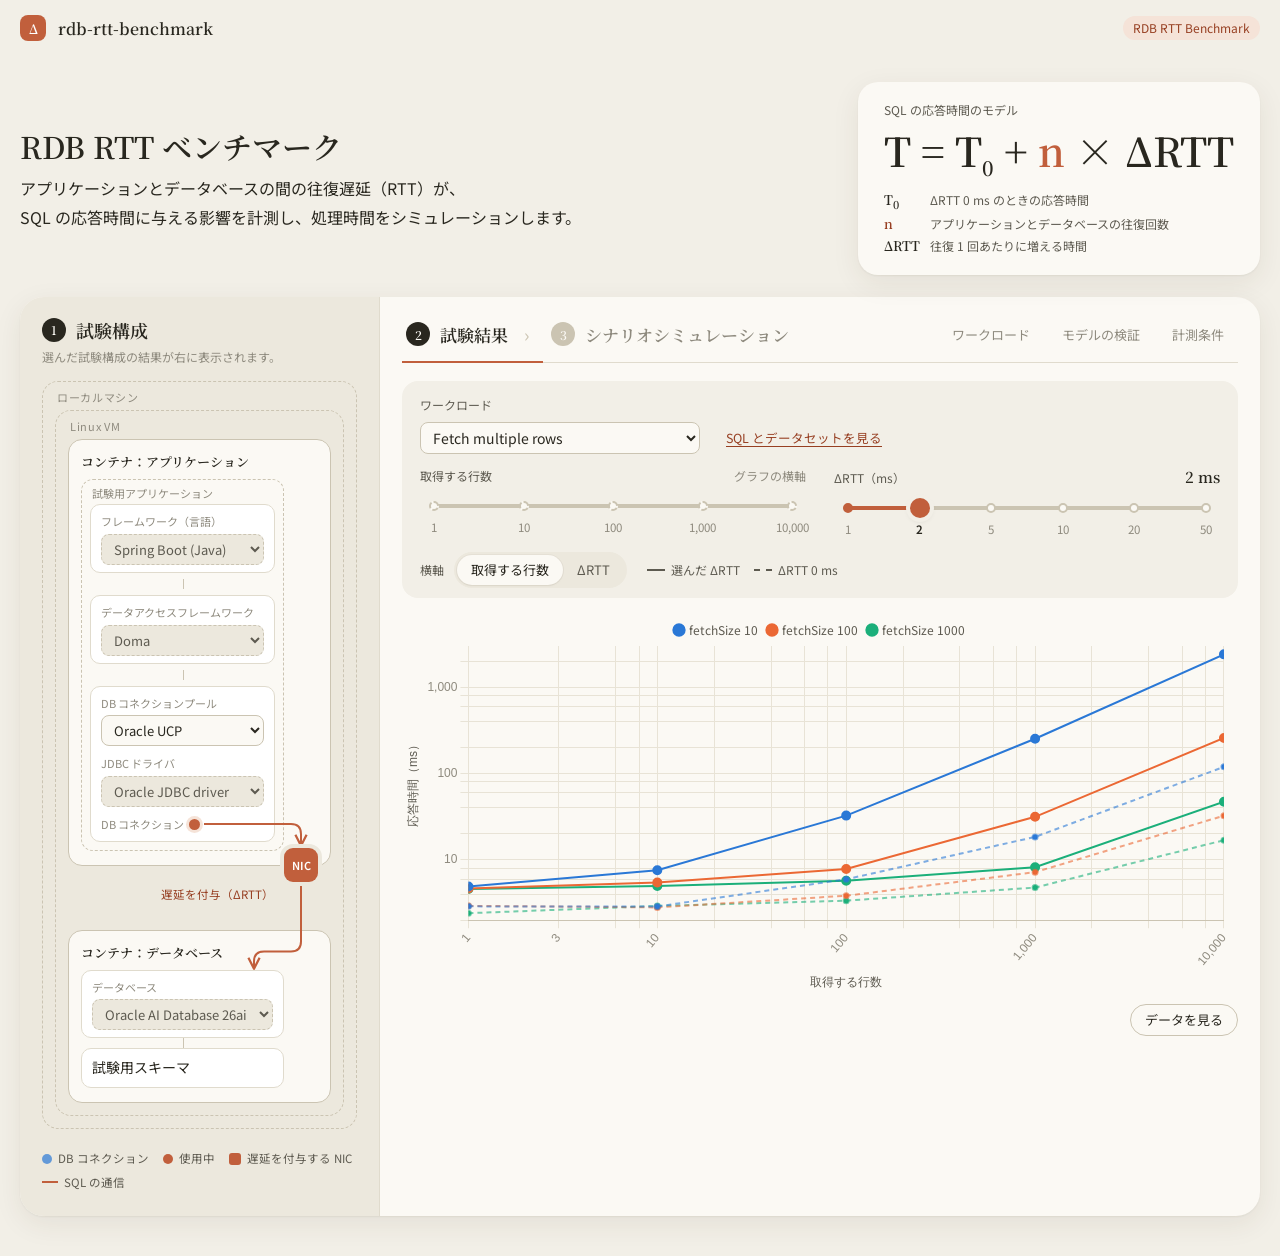
<file: docs/ja/index.html>
<!doctype html>
<html lang="ja">
<head>
<meta charset="utf-8">
<meta name="viewport" content="width=device-width, initial-scale=1">
<title>RDB RTT ベンチマーク</title>
<link rel="preconnect" href="https://fonts.googleapis.com">
<link rel="preconnect" href="https://fonts.gstatic.com" crossorigin>
<link href="https://fonts.googleapis.com/css2?family=Noto+Sans+JP:wght@400;500;600&family=Noto+Serif+JP:wght@500;600;700&display=swap" rel="stylesheet">
<style>
:root {
  color-scheme: light;
  --canvas: #f2efe7;
  --panel: #fbf9f4;
  --sunk: #ece8dd;
  --raised: #ffffff;
  --ink: #29271f;
  --ink-2: #5d5a50;
  --muted: #8e8a7e;
  --line: #e0dbcd;
  --line-strong: #cbc4b2;
  --accent: #c15f3c;
  --accent-ink: #973f22;
  --accent-soft: #f5e3d8;
  --accent-faint: #faf0ea;
  --danger: #a32d2d;
  --danger-soft: #fbf0f0;
  --grid: #e8e3d6;
  --series-1: #2a78d6;
  --series-2: #eb6834;
  --series-3: #1baf7a;
  --series-4: #eda100;
  --row-1: #eda100;
  --row-2: #e87ba4;
  --row-3: #008300;
  --row-4: #4a3aa7;
  --row-5: #e34948;
  --shadow-1: 0 1px 2px rgba(58, 46, 24, .06), 0 0 0 1px rgba(58, 46, 24, .04);
  --shadow-2: 0 8px 28px rgba(58, 46, 24, .08), 0 1px 2px rgba(58, 46, 24, .06);
  --serif: "Noto Serif JP", "Hiragino Mincho ProN", "Yu Mincho", Georgia, serif;
  --sans: "Noto Sans JP", system-ui, -apple-system, "Segoe UI", "Hiragino Sans", "Yu Gothic UI", sans-serif;
}
@media (prefers-color-scheme: dark) {
  :root:not([data-theme="light"]) {
    color-scheme: dark;
    --canvas: #1c1b19; --panel: #252421; --sunk: #2e2c28; --raised: #2f2d29; --ink: #f1eee5; --ink-2: #c8c3b5; --muted: #8f8a7d;
    --line: #37352f; --line-strong: #4a4740; --accent: #db7a52; --accent-ink: #f0a585; --accent-soft: #3d2a20; --accent-faint: #2f241e; --danger: #f08a8a; --danger-soft: #3a2424; --grid: #33312c;
    --series-1: #3987e5; --series-2: #d95926; --series-3: #199e70; --series-4: #c98500; --row-1: #c98500; --row-2: #d55181; --row-3: #008300; --row-4: #9085e9; --row-5: #e66767;
    --shadow-1: 0 0 0 1px rgba(255,255,255,.04); --shadow-2: 0 0 0 1px rgba(255,255,255,.05);
  }
}
:root[data-theme="dark"] {
  color-scheme: dark;
  --canvas: #1c1b19; --panel: #252421; --sunk: #2e2c28; --raised: #2f2d29; --ink: #f1eee5; --ink-2: #c8c3b5; --muted: #8f8a7d;
  --line: #37352f; --line-strong: #4a4740; --accent: #db7a52; --accent-ink: #f0a585; --accent-soft: #3d2a20; --accent-faint: #2f241e; --danger: #f08a8a; --danger-soft: #3a2424; --grid: #33312c;
  --series-1: #3987e5; --series-2: #d95926; --series-3: #199e70; --series-4: #c98500; --row-1: #c98500; --row-2: #d55181; --row-3: #008300; --row-4: #9085e9; --row-5: #e66767;
  --shadow-1: 0 0 0 1px rgba(255,255,255,.04); --shadow-2: 0 0 0 1px rgba(255,255,255,.05);
}
* { box-sizing: border-box; }
[hidden] { display: none !important; }
body { margin: 0; background: var(--canvas); color: var(--ink); font: 14px/1.7 var(--sans); }
button { font: inherit; color: inherit; }
.shell { max-width: 1320px; margin: 0 auto; padding: 0 20px; }

/* top bar */
.topbar { display: flex; align-items: center; gap: 12px; height: 56px; }
.logo { width: 26px; height: 26px; border-radius: 8px; background: var(--accent); display: grid; place-items: center; color: #fff; font: 600 13px var(--serif); }
.title { font: 600 16px var(--serif); }
.chip { display: inline-flex; align-items: center; font-size: 12px; padding: 2px 10px; border-radius: 999px; background: var(--accent-soft); color: var(--accent-ink); white-space: nowrap; }
.topbar .sp { flex: 1; }

/* hero */
.hero { display: grid; grid-template-columns: 1fr auto; gap: 24px; align-items: center; padding: 26px 0 22px; }
.hero h1 { font: 600 clamp(22px, 2.6vw, 30px)/1.45 var(--serif); margin: 0 0 6px; }
.hero p { margin: 0; color: var(--ink-2); max-width: 720px; }
.hero .lead { font-size: 16px; line-height: 1.8; color: var(--ink); }
.eq-title { font-size: 12px; color: var(--ink-2); margin-bottom: 6px; }
.axis-ctl { display: flex; align-items: center; gap: 10px; }
.axis-ctl .ctl-label { margin: 0; }
.count input { width: 52px; border: 0; border-left: 1px solid var(--line-strong); border-right: 1px solid var(--line-strong); border-radius: 0; text-align: center; padding: 3px 2px; background: var(--panel); font-variant-numeric: tabular-nums; -moz-appearance: textfield; }
.count input::-webkit-inner-spin-button, .count input::-webkit-outer-spin-button { -webkit-appearance: none; margin: 0; }
.eq-card { background: var(--panel); border-radius: 20px; box-shadow: var(--shadow-2); padding: 18px 26px; }
.eq { font: 600 clamp(26px, 3.6vw, 40px)/1.2 var(--serif); white-space: nowrap; }
.eq sub { font-size: .5em; }
.eq .n { color: var(--accent); }
.eq-legend { display: grid; grid-template-columns: auto 1fr; gap: 2px 10px; margin-top: 10px; font-size: 12px; color: var(--ink-2); }
.eq-legend b { font: 600 13px var(--serif); color: var(--ink); }
.eq-legend b.n { color: var(--accent-ink); }
@media (max-width: 860px) { .hero { grid-template-columns: 1fr; } .eq { white-space: normal; } }

/* workbench */
.bench { display: grid; grid-template-columns: 360px 1fr; background: var(--panel); border-radius: 24px; box-shadow: var(--shadow-2); overflow: clip; margin-bottom: 40px; }
@media (max-width: 980px) { .bench { grid-template-columns: 1fr; } }
.pane { padding: 20px 22px 24px; min-width: 0; }
.pane.config { background: var(--sunk); border-right: 1px solid var(--line); }
@media (max-width: 980px) { .pane.config { border-right: 0; border-bottom: 1px solid var(--line); } }
.pane-head { display: flex; align-items: center; gap: 10px; margin-bottom: 4px; }
.step-no { width: 24px; height: 24px; border-radius: 50%; background: var(--ink); color: var(--panel); display: grid; place-items: center; font: 600 12px var(--serif); flex: none; }
.pane-head h2 { font: 600 18px var(--serif); margin: 0; }
.hint { color: var(--muted); font-size: 12px; margin: 0 0 14px; }

/* config diagram */
.diagram { position: relative; padding-bottom: 6px; }
.diagram .wires { position: absolute; inset: 0; width: 100%; height: 100%; pointer-events: none; overflow: visible; z-index: 5; }
.diagram .wires path { fill: none; stroke: var(--accent); stroke-width: 2; stroke-linejoin: round; }
.bound { position: relative; border: 1.5px dashed var(--line-strong); border-radius: 16px; padding: 28px 12px 12px; }
.bound > .tag { position: absolute; top: 6px; left: 14px; font-size: 11px; letter-spacing: .06em; color: var(--muted); }
.ctr { position: relative; background: var(--panel); border: 1.5px solid var(--line-strong); border-radius: 14px; padding: 12px 46px 14px 12px; }
.ctr + .ctr { margin-top: 64px; }
.ctr .name { font: 600 13px var(--serif); margin-bottom: 8px; }
.frame { position: relative; border: 1px dashed var(--line-strong); border-radius: 12px; padding: 24px 8px 8px; display: grid; gap: 6px; }
.frame > .tag { position: absolute; top: 4px; left: 10px; font-size: 11px; color: var(--muted); }
.comp { background: var(--raised); border: 1px solid var(--line); border-radius: 10px; padding: 7px 10px; }
.comp label { display: block; font-size: 11px; color: var(--muted); margin-bottom: 3px; }
.comp label + select { margin-bottom: 0; }
.comp select { width: 100%; }
.comp .gap { height: 8px; }
.down { height: 10px; position: relative; }
.down::before { content: ""; position: absolute; left: 50%; top: 0; bottom: 0; border-left: 1.5px solid var(--line-strong); }
.conns { display: flex; align-items: center; gap: 5px; margin-top: 8px; font-size: 11px; color: var(--muted); }
.conns i { width: 11px; height: 11px; border-radius: 50%; background: var(--series-1); opacity: .7; flex: none; }
.conns i.busy { background: var(--accent); opacity: 1; box-shadow: 0 0 0 3px var(--accent-soft); }
.nic { position: absolute; right: 12px; bottom: -17px; width: 34px; height: 34px; border-radius: 9px; background: var(--accent); color: #fff; display: grid; place-items: center; font: 600 11px var(--sans); z-index: 6; box-shadow: 0 0 0 4px var(--sunk); }
.nic-note { position: absolute; right: 56px; bottom: -40px; font-size: 11.5px; color: var(--accent-ink); white-space: nowrap; }
.legend { display: flex; flex-wrap: wrap; gap: 4px 14px; margin-top: 14px; font-size: 11.5px; color: var(--ink-2); }
.legend span { display: inline-flex; align-items: center; gap: 6px; }
.legend i { display: inline-block; flex: none; }
.legend .l-conn { width: 10px; height: 10px; border-radius: 50%; background: var(--series-1); opacity: .7; }
.legend .l-busy { width: 10px; height: 10px; border-radius: 50%; background: var(--accent); }
.legend .l-nic { width: 12px; height: 12px; border-radius: 3px; background: var(--accent); }
.legend .l-sql { width: 16px; height: 2px; background: var(--accent); }

/* step tabs */
.steps { display: flex; gap: 4px; align-items: stretch; box-shadow: inset 0 -1px 0 var(--line); margin: -4px 0 18px; overflow-x: auto; overflow-y: hidden; }
.stab { display: flex; align-items: center; gap: 10px; border: 0; background: transparent; padding: 6px 14px 12px 4px; cursor: pointer; color: var(--muted); border-bottom: 2px solid transparent; white-space: nowrap; }
.stab .step-no { background: var(--line-strong); color: var(--panel); }
.stab .t { font: 600 17px var(--serif); }
.stab[aria-selected="true"] { color: var(--ink); border-bottom-color: var(--accent); }
.stab[aria-selected="true"] .step-no { background: var(--ink); }
.stab .chev { color: var(--line-strong); font-size: 18px; margin-left: 6px; }
.stab.minor { margin-left: auto; font-size: 13px; padding-left: 14px; }
.stab.minor + .stab.minor { margin-left: 0; }
.stab.minor .t { font: 400 13px var(--sans); }

/* control panel */
.controls { display: grid; grid-template-columns: repeat(2, minmax(0, 1fr)); gap: 12px 28px; background: var(--canvas); border-radius: 16px; padding: 14px 18px 10px; margin-bottom: 16px; }
@media (max-width: 760px) { .controls { grid-template-columns: 1fr; } }
.ctl { min-width: 0; }
.ctl.wide { grid-column: 1 / -1; }
.ctl-label { display: flex; align-items: baseline; justify-content: space-between; gap: 8px; font-size: 12px; color: var(--ink-2); margin-bottom: 6px; }
.ctl-label .val { font: 600 15px var(--serif); color: var(--ink); }
.ctl-label .val.off { color: var(--muted); font: 400 12px var(--sans); }
.row-ctl { display: flex; gap: 12px 20px; align-items: center; flex-wrap: wrap; }
.seg { display: inline-flex; background: var(--sunk); border-radius: 999px; padding: 3px; flex-wrap: wrap; }
.seg button { border: 0; background: transparent; padding: 4px 14px; border-radius: 999px; cursor: pointer; color: var(--ink-2); font-size: 13px; }
.seg button[aria-pressed="true"] { background: var(--panel); color: var(--ink); box-shadow: var(--shadow-1); }
.keyline { display: inline-flex; gap: 14px; font-size: 12px; color: var(--ink-2); }
.keyline span { display: inline-flex; align-items: center; gap: 6px; }
.keyline i { width: 18px; border-top: 2px solid var(--ink-2); }
.keyline i.dash { border-top-style: dashed; }
select, input[type=number] { font: inherit; font-size: 13px; color: var(--ink); background: var(--panel); border: 1px solid var(--line-strong); border-radius: 8px; padding: 4px 8px; max-width: 100%; }
select:disabled { color: var(--ink-2); background: var(--sunk); border-style: dashed; opacity: 1; cursor: not-allowed; }
.workload-select { min-width: 280px; font-size: 14px; }
:focus-visible { outline: 2px solid color-mix(in srgb, var(--accent) 60%, transparent); outline-offset: 2px; }

/* stepped slider */
.stepper { position: relative; height: 46px; margin: 0 14px; touch-action: none; cursor: pointer; outline: none; user-select: none; }
.stepper .track { position: absolute; left: 0; right: 0; top: 12px; height: 4px; border-radius: 2px; background: var(--line-strong); }
.stepper .fill { position: absolute; left: 0; top: 12px; height: 4px; border-radius: 2px; background: var(--accent); }
.stepper .dot { position: absolute; top: 9px; width: 10px; height: 10px; margin-left: -5px; border-radius: 50%; background: var(--panel); border: 2px solid var(--line-strong); }
.stepper .dot.on { border-color: var(--accent); background: var(--accent); }
.stepper .lbl { position: absolute; top: 26px; transform: translateX(-50%); font-size: 11.5px; color: var(--muted); white-space: nowrap; }
.stepper .lbl.cur { color: var(--ink); font-weight: 600; }
.stepper .thumb { position: absolute; top: 4px; width: 20px; height: 20px; margin-left: -10px; border-radius: 50%; background: var(--accent); box-shadow: 0 0 0 4px var(--canvas), 0 2px 6px rgba(0,0,0,.18); transition: left .12s ease; }
.stepper.dragging .thumb { transition: none; }
.stepper:focus-visible .thumb { box-shadow: 0 0 0 4px var(--canvas), 0 0 0 6px var(--accent); }
.stepper.disabled { cursor: default; }
.stepper.disabled .fill, .stepper.disabled .thumb { display: none; }
.stepper.disabled .dot { border-style: dashed; }
.stepper.locked { cursor: default; }
.stepper .dot.na { background: transparent; border-style: dashed; border-color: var(--line-strong); opacity: .7; }
.stepper .lbl.na { color: var(--line-strong); text-decoration: line-through; }

/* simulation list */
.query-list { list-style: none; margin: 0; padding: 0; border: 1px solid var(--line); border-radius: 14px; overflow: hidden; background: var(--raised); }
.query { padding: 10px 14px; border-bottom: 1px solid var(--line); display: grid; gap: 8px; }
.sp { flex: 1; }
.count { display: inline-flex; align-items: center; border: 1px solid var(--line-strong); border-radius: 999px; overflow: hidden; background: var(--panel); }
.count button { border: 0; background: transparent; width: 28px; height: 28px; cursor: pointer; font-size: 15px; color: var(--ink-2); }
.count button:hover { background: var(--sunk); color: var(--ink); }
.query.one { display: flex; align-items: center; gap: 10px; flex-wrap: wrap; }
.query.one .query-workload { flex: 1 1 220px; }
.query.one > select:not(.query-workload) { width: 120px; }
.x { border: 0; background: transparent; color: var(--muted); width: 28px; height: 28px; border-radius: 50%; cursor: pointer; font-size: 16px; line-height: 1; }
.x:hover { background: var(--danger-soft); color: var(--danger); }
.scenario-bar { display: flex; align-items: center; gap: 10px; flex-wrap: wrap; margin-bottom: 10px; }
.scenario-bar select { min-width: 260px; font-size: 14px; }
.dirty { font-size: 12px; color: var(--accent-ink); background: var(--accent-soft); border-radius: 999px; padding: 1px 10px; }
.link-btn { border: 0; background: transparent; color: var(--accent-ink); cursor: pointer; font-size: 12.5px; text-decoration: underline; text-underline-offset: 3px; }
.md td, .md th { padding: 8px 8px; }
.md .grp td { border-top: 1.5px solid var(--line-strong); }
.md .pid { font-weight: 500; }
.md td.ratio { font-weight: 600; }
.md td.ratio { color: #2f6b1f; }
.md td.ratio.off { color: var(--danger); }
@media (prefers-color-scheme: dark) { :root:not([data-theme="light"]) .md td.ratio:not(.off) { color: #7fcf6a; } }
:root[data-theme="dark"] .md td.ratio:not(.off) { color: #7fcf6a; }
.md td.pid { white-space: nowrap; }
.md th sub, .md td sub { font-size: .75em; }
.that { position: relative; display: inline-block; }
.that::after { content: ""; position: absolute; left: 50%; top: -.08em; width: .34em; height: .34em; border-top: .09em solid currentColor; border-left: .09em solid currentColor; transform: translateX(-50%) rotate(45deg); }
.md th { vertical-align: bottom; line-height: 1.4; }
.md .fixed { color: var(--muted); }
.trace { overflow-x: auto; background: var(--canvas); border-radius: 16px; padding: 14px 16px 6px; }
.trace svg { display: block; width: 100%; min-width: 640px; height: auto; }
.trace .lane { fill: var(--ink-2); font: 12px var(--sans); }
.trace .st { fill: var(--ink-2); font: 12px var(--sans); }
.trace .st.in { fill: #fff; font-weight: 600; }
.trace .grid { stroke: var(--line-strong); stroke-width: 1; }
.trace .band { fill: var(--accent-faint); stroke: var(--accent); stroke-width: 1; stroke-dasharray: 4 3; }
.trace .brace { fill: none; stroke: var(--accent); stroke-width: 1.5; }
.trace .brace-t { fill: var(--accent-ink); font: 600 13px var(--sans); }
.trace .sp { stroke-width: 1; }
.trace .sp.out { fill: none; stroke: var(--line-strong); stroke-dasharray: 4 3; }
.trace .sp.in { fill: var(--accent); stroke: var(--accent); }
.trace .sp.bd { fill: var(--accent-soft); stroke: var(--accent); }
.trace .st.bd { fill: var(--accent-ink); font-weight: 600; }
.trace .sp.jd { fill: var(--raised); stroke: var(--line-strong); }
.trace .sp.net { fill: var(--raised); stroke: var(--series-1); }
.trace .st.dlt { fill: var(--accent-ink); font-weight: 600; }
.trace .sp.db { fill: var(--sunk); stroke: var(--line-strong); }
.trace .dl { fill: url(#hatch); stroke: var(--accent); stroke-width: 1; }
.trace .h-bg { fill: var(--accent-soft); }
.trace .h-ln { stroke: var(--accent); stroke-width: 2; }
.trace .axis { stroke: var(--muted); stroke-width: 1.2; }
.trace .axis-h { fill: none; stroke: var(--muted); stroke-width: 1.5; }
.tr-legend { display: flex; flex-wrap: wrap; gap: 6px 18px; margin: 10px 2px 0; font-size: 12px; color: var(--ink-2); }
.tr-legend span { display: inline-flex; align-items: center; gap: 6px; }
.tr-legend i { width: 16px; height: 11px; border-radius: 3px; display: inline-block; }
.tr-legend .l-in { background: var(--accent); }
.tr-legend .l-bd { background: var(--accent-soft); border: 1px solid var(--accent); }
.tr-legend .l-out { border: 1px dashed var(--line-strong); }
.tr-legend .l-dl { background: repeating-linear-gradient(45deg, var(--accent-soft) 0 3px, var(--accent) 3px 5px); border: 1px solid var(--accent); }
.tr-legend .l-net { border: 1px solid var(--series-1); background: var(--raised); }
.tr-legend .l-db { border: 1px solid var(--line-strong); background: var(--sunk); }
.cond th { width: 9em; vertical-align: top; }
.code { margin: 0; padding: 12px 14px; background: var(--canvas); border: 1px solid var(--line); border-radius: 12px; font: 12.5px/1.6 ui-monospace, "Cascadia Mono", Consolas, monospace; color: var(--ink); overflow-x: auto; white-space: pre; }
.code .kw { color: var(--accent-ink); font-weight: 600; }
.file { display: inline-flex; align-items: center; gap: 6px; border: 0; background: transparent; padding: 2px 6px; border-radius: 6px; cursor: pointer; font: 12px ui-monospace, "Cascadia Mono", Consolas, monospace; color: var(--ink-2); }
.file:hover { background: var(--sunk); color: var(--accent-ink); }
.file .dl-ic { width: 14px; height: 14px; fill: none; stroke: currentColor; stroke-width: 1.6; stroke-linecap: round; stroke-linejoin: round; }
.share-head { display: flex; align-items: baseline; justify-content: space-between; gap: 10px; margin: 22px 0 6px; }
.add-row { display: flex; align-items: center; justify-content: center; gap: 6px; width: 100%; border: 0; border-bottom: 1px solid var(--line); background: var(--panel); color: var(--accent-ink); padding: 9px; cursor: pointer; font-size: 13px; }
.add-row:hover { background: var(--accent-faint); }
.tx { margin-bottom: 10px; }
.tx-head { display: flex; align-items: center; gap: 10px; padding: 8px 14px; background: var(--panel); border-bottom: 1px solid var(--line); }
.tx-title { font-size: 13px; font-weight: 600; color: var(--ink-2); }
.tx-head .x { margin-left: auto; }
.tx .query-list { border: 0; border-radius: 0; }
.add-tx { border: 1px dashed var(--line-strong); border-radius: 14px; margin-bottom: 16px; }

/* figures */
.chart { position: relative; height: 380px; }
.foot { display: flex; justify-content: flex-end; margin-top: 10px; }
.btn { border: 1px solid var(--line-strong); background: var(--panel); border-radius: 999px; padding: 4px 14px; cursor: pointer; font-size: 13px; white-space: nowrap; }
.btn:hover { border-color: var(--accent); }
.btn.primary { background: var(--accent); border-color: var(--accent); color: #fff; }

/* tables */
table { width: 100%; border-collapse: collapse; font-size: 13px; }
th, td { padding: 7px 10px; border-bottom: 1px solid var(--line); text-align: left; white-space: nowrap; }
th { color: var(--ink-2); font-weight: 500; background: var(--panel); position: sticky; top: 0; z-index: 1; }
td.n, th.n { text-align: right; font-variant-numeric: tabular-nums; }
.swatch { display: inline-block; width: 10px; height: 10px; border-radius: 3px; margin-right: 6px; }
.scroll { overflow-x: auto; }
.sub-h { font: 600 14px var(--serif); margin: 0 0 8px; }
.cap { color: var(--muted); font-size: 12px; margin: 0; }

/* dialog */
dialog { border: 0; border-radius: 20px; padding: 0; width: min(1080px, 96vw); max-width: 96vw; max-height: 88vh; overflow: hidden; background: var(--panel); color: var(--ink); box-shadow: 0 24px 70px rgba(30, 22, 10, .3); }
dialog::backdrop { background: rgba(35, 30, 20, .45); }
.dlg-head { display: flex; flex-wrap: wrap; align-items: center; gap: 8px 12px; padding: 16px 20px; border-bottom: 1px solid var(--line); }
.dlg-head h3 { margin: 0; font: 600 16px var(--serif); flex: 1 1 260px; }
.dlg-body { padding: 14px 20px 20px; overflow: auto; max-height: calc(88vh - 70px); }
.ctx { display: grid; grid-template-columns: max-content 1fr; gap: 4px 16px; margin: 0 0 14px; font-size: 13px; }
.ctx dt { color: var(--muted); }
.ctx dd { margin: 0; color: var(--ink); }
.dlg-table { max-height: 58vh; overflow: auto; border: 1px solid var(--line); border-radius: 12px; }


.warn { color: var(--accent-ink); font-size: 12.5px; margin: 0 0 10px; white-space: pre-line; }
.dlg-table thead { position: sticky; top: 0; z-index: 1; }
.dlg-table thead th { position: static; }
.dlg-table th.group { text-align: center; border-bottom: 1px solid var(--line); }
.dlg-table .g-start { border-left: 1px solid var(--line); }
.dlg-table tr.has-failure td { background: var(--danger-soft); color: var(--danger); }
.dlg-table tr.on-chart td { font-weight: 600; }
.dlg-table tr.on-chart td:first-child { box-shadow: inset 3px 0 0 var(--ink-2); }

</style>
</head>
<body>
<div class="shell">
  <header class="topbar">
    <div class="logo">Δ</div><div class="title">rdb-rtt-benchmark</div>
    <span class="sp"></span>
    <span class="chip" id="name-chip" hidden></span>
  </header>

  <section class="hero">
    <div>
      <h1 data-i18n="app.title"></h1>
      <p class="lead" data-i18n-html="hero.lead"></p>
    </div>
    <div class="eq-card" role="figure" aria-labelledby="eq-title">
      <div class="eq-title" id="eq-title" data-i18n="eq.title"></div>
      <div class="eq">T = T<sub>0</sub> + <span class="n">n</span> × ΔRTT</div>
      <div class="eq-legend">
        <b>T<sub>0</sub></b><span data-i18n="eq.t0"></span>
        <b class="n">n</b><span data-i18n="eq.n"></span>
        <b>ΔRTT</b><span data-i18n="eq.drtt"></span>
      </div>
    </div>
  </section>


  <main class="bench">
    <aside class="pane config" aria-labelledby="h-config">
      <div class="pane-head"><span class="step-no">1</span><h2 id="h-config" data-i18n="config.title"></h2></div>
      <p class="hint" data-i18n="config.hint"></p>
      <div class="diagram" id="diagram">
        <svg class="wires" id="wires" aria-hidden="true"></svg>
        <div class="bound"><span class="tag" data-i18n="diagram.host"></span>
          <div class="bound"><span class="tag" data-i18n="diagram.vm"></span>
            <div class="ctr">
              <div class="name" data-i18n="diagram.appContainer"></div>
              <div class="frame"><span class="tag" data-i18n="diagram.testApp"></span>
                <div class="comp"><label for="c-fw" data-i18n="diagram.framework"></label><select id="c-fw" disabled></select></div>
                <div class="down" aria-hidden="true"></div>
                <div class="comp"><label for="c-da" data-i18n="diagram.dataAccess"></label><select id="c-da" disabled></select></div>
                <div class="down" aria-hidden="true"></div>
                <div class="comp">
                  <label for="c-pool" data-i18n="diagram.pool"></label><select id="c-pool"></select>
                  <div class="gap"></div>
                  <label for="c-drv" data-i18n="diagram.driver"></label><select id="c-drv" disabled></select>
                  <div class="conns" data-i18n-aria="diagram.connections"><span data-i18n="diagram.connections"></span><i class="busy" id="conn-busy"></i></div>
                </div>
              </div>
              <div class="nic" id="nic">NIC</div>
              <div class="nic-note" data-i18n="diagram.nicNote"></div>
            </div>
            <div class="ctr">
              <div class="name" data-i18n="diagram.dbContainer"></div>
              <div class="comp" id="db-comp"><label for="c-db" data-i18n="diagram.database"></label><select id="c-db"></select></div>
              <div class="down" aria-hidden="true"></div>
              <div class="comp" data-i18n="diagram.schema"></div>
            </div>
          </div>
        </div>
      </div>
      <div class="legend"><span><i class="l-conn"></i><span data-i18n="legend.connection"></span></span><span><i class="l-busy"></i><span data-i18n="legend.busy"></span></span><span><i class="l-nic"></i><span data-i18n="legend.nic"></span></span><span><i class="l-sql"></i><span data-i18n="legend.sql"></span></span></div>
    </aside>

    <section class="pane">
      <div class="steps" role="tablist">
        <button class="stab" role="tab" aria-selected="true" data-tab="result"><span class="step-no">2</span><span class="t" data-i18n="tab.result"></span><span class="chev" aria-hidden="true">›</span></button>
        <button class="stab" role="tab" aria-selected="false" data-tab="sim"><span class="step-no">3</span><span class="t" data-i18n="tab.sim"></span></button>
        <button class="stab minor" role="tab" aria-selected="false" data-tab="workload"><span class="t" data-i18n="tab.workload"></span></button>
        <button class="stab minor" role="tab" aria-selected="false" data-tab="model"><span class="t" data-i18n="tab.model"></span></button>
        <button class="stab minor" role="tab" aria-selected="false" data-tab="cond"><span class="t" data-i18n="tab.cond"></span></button>
      </div>
      <p class="warn" id="run-warn" hidden></p>

      <!-- 2. Results -->
      <div class="tabpanel" data-panel="result">
        <div class="controls">
          <div class="ctl wide"><div class="ctl-label" data-i18n="ctl.workload"></div><div class="row-ctl"><select id="r-workload" class="workload-select" data-i18n-aria="ctl.workload"></select><button class="link-btn" id="r-show-workload" data-i18n="ctl.showWorkload"></button></div></div>
          <div class="ctl"><div class="ctl-label"><span data-i18n="ctl.rows"></span><span class="val" id="v-rows"></span></div><div class="stepper" id="s-rows" data-i18n-aria="ctl.rows"></div></div>
          <div class="ctl"><div class="ctl-label"><span data-i18n="ctl.delta"></span><span class="val" id="v-delta"></span></div><div class="stepper" id="s-delta" aria-label="ΔRTT"></div></div>
          <div class="ctl wide row-ctl"><div class="axis-ctl"><span class="ctl-label" data-i18n="ctl.axis"></span><div class="seg" id="r-axis" role="group" data-i18n-aria="ctl.axis"><button data-v="rows" data-i18n="ctl.axisRows"></button><button data-v="delay" data-i18n="ctl.axisDelta"></button></div></div><span class="keyline" id="r-key"><span><i></i><span data-i18n="key.selected"></span></span><span><i class="dash"></i><span data-i18n="key.zero"></span></span></span></div>
        </div>
        <div class="chart"><canvas id="ch-result"></canvas></div>
        <div class="foot"><button class="btn" data-open="result" data-i18n="btn.viewData"></button></div>
      </div>

      <!-- 3. Scenario simulation -->
      <div class="tabpanel" data-panel="sim" hidden>
        <div class="scenario-bar">
          <span class="ctl-label" style="margin:0" data-i18n="sim.scenario"></span>
          <select id="sim-scenario" data-i18n-aria="sim.scenario"></select>
          <span class="dirty" id="sim-dirty" data-i18n="sim.dirty" hidden></span>
          <button class="link-btn" id="sim-reset" data-i18n="sim.reset" hidden></button>
        </div>
        <p class="warn" id="sim-warn" hidden></p>
        <div id="scenario-txs"></div>
        <button class="add-row add-tx" id="tx-add" data-i18n="tx.add"></button>
        <div class="controls">
          <div class="ctl"><div class="ctl-label"><span data-i18n="ctl.rows"></span><span class="val off" data-i18n="ctl.perSql"></span></div><div class="stepper" id="s-simrows" data-i18n-aria="ctl.rows"></div></div>
          <div class="ctl"><div class="ctl-label"><span data-i18n="ctl.delta"></span><span class="val" id="v-simdelta"></span></div><div class="stepper" id="s-simdelta" aria-label="ΔRTT"></div></div>
          <div class="ctl wide row-ctl"><div class="axis-ctl"><span class="ctl-label" data-i18n="ctl.axis"></span><div class="seg" role="group" data-i18n-aria="ctl.axis"><button disabled aria-pressed="false" data-i18n="ctl.axisRows"></button><button aria-pressed="true" data-i18n="ctl.axisDelta"></button></div></div></div>
        </div>
        <div class="share-head" style="margin-top:4px"><h3 class="sub-h" style="margin:0" data-i18n="sim.total"></h3><span class="cap" id="v-boundary"></span></div>
        <div class="chart"><canvas id="ch-sim"></canvas></div>
        <div class="share-head"><h3 class="sub-h" style="margin:0" data-i18n="sim.share"></h3><span class="cap" id="v-share"></span></div>
        <div class="chart" style="height:220px"><canvas id="ch-share"></canvas></div>
      </div>

      <!-- Workloads -->
      <div class="tabpanel" data-panel="workload" hidden>
        <div class="controls" style="grid-template-columns:1fr">
          <div class="ctl"><div class="ctl-label" data-i18n="ctl.workload"></div><select id="w-workload" class="workload-select" data-i18n-aria="ctl.workload"></select></div>
        </div>
        <div class="share-head" style="margin-top:14px"><h3 class="sub-h" style="margin:0" data-i18n="workload.sql"></h3><button class="file" data-save="query.sql">query.sql<svg class="dl-ic" viewBox="0 0 16 16" aria-hidden="true"><path d="M8 2v8M4.5 6.5 8 10l3.5-3.5M3 13h10"/></svg></button></div>
        <pre class="code" id="w-query"></pre>
        <div class="share-head"><h3 class="sub-h" style="margin:0" data-i18n="workload.schema"></h3><button class="file" data-save="schema.sql">schema.sql<svg class="dl-ic" viewBox="0 0 16 16" aria-hidden="true"><path d="M8 2v8M4.5 6.5 8 10l3.5-3.5M3 13h10"/></svg></button></div>
        <pre class="code" id="w-schema"></pre>
        <div class="share-head"><h3 class="sub-h" style="margin:0" data-i18n="workload.data"></h3><button class="file" data-save="data.sql">data.sql<svg class="dl-ic" viewBox="0 0 16 16" aria-hidden="true"><path d="M8 2v8M4.5 6.5 8 10l3.5-3.5M3 13h10"/></svg></button></div>
        <pre class="code" id="w-data"></pre>
        <p class="cap" id="w-data-more" style="margin-top:6px"></p>
      </div>

      <!-- Measurement conditions -->
      <div class="tabpanel" data-panel="cond" hidden>
        <div class="share-head" style="margin-top:0"><h3 class="sub-h" style="margin:0" data-i18n="range.title"></h3></div>
        <div class="trace">
          <svg viewBox="0 0 1000 334" role="img" aria-labelledby="tr-title tr-desc">
            <title id="tr-title" data-i18n="range.svgTitle"></title>
            <desc id="tr-desc" data-i18n="range.svgDesc"></desc>
            <defs>
              <pattern id="hatch" width="6" height="6" patternUnits="userSpaceOnUse" patternTransform="rotate(45)"><rect width="6" height="6" class="h-bg"/><line x1="0" y1="0" x2="0" y2="6" class="h-ln"/></pattern>
              <marker id="tr-ah" viewBox="0 0 10 10" refX="8" refY="5" markerWidth="7" markerHeight="7" orient="auto"><path d="M1 1L9 5L1 9" class="axis-h"/></marker>
            </defs>
            <text class="brace-t" x="551" y="16" text-anchor="middle" data-i18n="range.tx"></text>
            <path class="brace" d="M212 32 V24 H890 V32"/>
            <g transform="translate(0 34)">
            <text class="lane" x="10" y="74" data-i18n="range.laneApp"></text>
            <text class="lane" x="10" y="122" data-i18n="range.laneJdbc"></text>
            <text class="lane" x="10" y="172" data-i18n="range.laneNet"></text>
            <text class="lane" x="10" y="222" data-i18n="range.laneDb"></text>
            <line class="grid" x1="166" y1="48" x2="166" y2="240"/>
            <rect class="band" x="212" y="40" width="148" height="200" rx="8"/>
            <rect class="band" x="402" y="40" width="298" height="200" rx="8"/>
            <rect class="band" x="742" y="40" width="148" height="200" rx="8"/>
            <path class="brace" d="M212 34 V26 H360 V34"/>
            <path class="brace" d="M402 34 V26 H700 V34"/>
            <path class="brace" d="M742 34 V26 H890 V34"/>
            <text class="brace-t" x="286" y="18" text-anchor="middle">acquire</text>
            <text class="brace-t" x="551" y="18" text-anchor="middle" data-i18n="range.brace"></text>
            <text class="brace-t" x="816" y="18" text-anchor="middle">commit</text>
            <rect class="sp out" x="172" y="56" width="38" height="26" rx="5"/><text class="st" x="191" y="74" text-anchor="middle" data-i18n="range.stats"></text>
            <rect class="sp bd" x="216" y="56" width="140" height="26" rx="5"/><text class="st bd" x="286" y="74" text-anchor="middle">acquire</text>
            <rect class="sp out" x="362" y="56" width="38" height="26" rx="5"/><text class="st" x="381" y="74" text-anchor="middle" data-i18n="range.stats"></text>
            <rect class="sp in" x="406" y="56" width="290" height="26" rx="5"/><text class="st in" x="551" y="74" text-anchor="middle" data-i18n="range.dao"></text>
            <rect class="sp out" x="702" y="56" width="38" height="26" rx="5"/><text class="st" x="721" y="74" text-anchor="middle" data-i18n="range.stats"></text>
            <rect class="sp bd" x="746" y="56" width="140" height="26" rx="5"/><text class="st bd" x="816" y="74" text-anchor="middle">commit</text>
            <rect class="sp out" x="892" y="56" width="38" height="26" rx="5"/><text class="st" x="911" y="74" text-anchor="middle" data-i18n="range.stats"></text>
            <g id="tr-fetches"></g>
            <line class="axis" x1="166" y1="262" x2="985" y2="262" marker-end="url(#tr-ah)"/>
            <text class="st" x="985" y="284" text-anchor="end" data-i18n="range.time"></text>
            </g>
          </svg>
        </div>
        <div class="tr-legend"><span><i class="l-in"></i><span data-i18n="range.lgIn"></span></span><span><i class="l-bd"></i><span data-i18n="range.lgBd"></span></span><span><i class="l-out"></i><span data-i18n="range.lgOut"></span></span><span><i class="l-dl"></i><span data-i18n="range.lgDelay"></span></span><span><i class="l-net"></i><span data-i18n="range.lgNet"></span></span><span><i class="l-db"></i><span data-i18n="range.lgDb"></span></span></div>
        <div class="scroll" style="margin-top:14px"><table id="range-table" class="cond"></table></div>
        <div class="share-head"><h3 class="sub-h" style="margin:0" data-i18n="cond.title"></h3></div>
        <div class="scroll"><table id="cond-table" class="cond"></table></div>
      </div>

      <!-- Model validation -->
      <div class="tabpanel" data-panel="model" hidden>
        <div class="controls">
          <div class="ctl"><div class="ctl-label"><span data-i18n="ctl.rows"></span><span class="val" id="v-mrows"></span></div><div class="stepper" id="s-mrows" data-i18n-aria="ctl.rows"></div></div>
          <div class="ctl"><div class="ctl-label"><span data-i18n="ctl.delta"></span><span class="val" id="v-mdelta"></span></div><div class="stepper" id="s-mdelta" aria-label="ΔRTT"></div></div>
        </div>
        <div class="share-head" style="margin-top:4px"><h3 class="sub-h" style="margin:0" data-i18n-html="model.tableTitle"></h3><span class="cap" data-i18n-html="model.formula"></span></div>
        <div class="scroll"><table id="md-table" class="md"></table></div>
        <div class="share-head"><h3 class="sub-h" style="margin:0" data-i18n-html="model.parityTitle"></h3></div>
        <div class="chart"><canvas id="ch-parity"></canvas></div>
      </div>
    </section>
  </main>

</div>

<dialog id="dlg" aria-labelledby="dlg-title">
  <div class="dlg-head"><h3 id="dlg-title"></h3><button class="btn" id="dlg-csv" data-i18n="dlg.csv"></button><button class="btn primary" id="dlg-close" data-i18n="dlg.close"></button></div>
  <div class="dlg-body"><dl class="ctx" id="dlg-ctx"></dl><div class="dlg-table"><table id="dlg-table"></table></div></div>
</dialog>

<script id="report-data" type="application/json">{"i18n":{"locale":"ja-JP","list.separator":"、","app.title":"RDB RTT ベンチマーク","hero.lead":"アプリケーションとデータベースの間の往復遅延（RTT）が、<br>SQL の応答時間に与える影響を計測し、処理時間をシミュレーションします。","eq.title":"SQL の応答時間のモデル","eq.t0":"ΔRTT 0 ms のときの応答時間","eq.n":"アプリケーションとデータベースの往復回数","eq.drtt":"往復 1 回あたりに増える時間","config.title":"試験構成","config.hint":"選んだ試験構成の結果が右に表示されます。","diagram.host":"ローカルマシン","diagram.vm":"Linux VM","diagram.appContainer":"コンテナ：アプリケーション","diagram.dbContainer":"コンテナ：データベース","diagram.testApp":"試験用アプリケーション","diagram.framework":"フレームワーク（言語）","diagram.dataAccess":"データアクセスフレームワーク","diagram.pool":"DB コネクションプール","diagram.driver":"JDBC ドライバ","diagram.connections":"DB コネクション","diagram.database":"データベース","diagram.schema":"試験用スキーマ","diagram.nicNote":"遅延を付与（ΔRTT）","legend.connection":"DB コネクション","legend.busy":"使用中","legend.nic":"遅延を付与する NIC","legend.sql":"SQL の通信","tab.result":"試験結果","tab.sim":"シナリオシミュレーション","tab.workload":"ワークロード","tab.model":"モデルの検証","tab.cond":"計測条件","ctl.workload":"ワークロード","ctl.showWorkload":"SQL とデータセットを見る","ctl.rows":"取得する行数","ctl.delta":"ΔRTT（ms）","ctl.axis":"横軸","ctl.axisRows":"取得する行数","ctl.axisDelta":"ΔRTT","ctl.onAxis":"グラフの横軸","ctl.perSql":"SQL ごとに指定","key.selected":"選んだ ΔRTT","key.zero":"ΔRTT 0 ms","unit.rows":"{n} 行","unit.ms":"{v} ms","unit.s":"{v} 秒","btn.viewData":"データを見る","chart.rows":"取得する行数","chart.delta":"ΔRTT（ms）","chart.response":"応答時間（ms）","chart.zeroSuffix":"（ΔRTT 0 ms）","sim.scenario":"シナリオ","sim.dirty":"変更あり","sim.reset":"定義に戻す","query.add":"＋ SQL を追加","tx.title":"トランザクション {n}","tx.add":"＋ トランザクションを追加","tx.less":"1 回減らす","tx.more":"1 回増やす","tx.count":"回数","tx.remove":"このトランザクションを削除","sim.total":"シナリオ 1 回の応答時間","sim.totalAxis":"シナリオ 1 回の応答時間（ms）","sim.share":"内訳","sim.shareAxis":"シナリオ 1 回の応答時間に占める割合（%）","sim.sum":"計 {v}","sim.boundary":"ΔRTT {d} の平均：acquire {a}（n = {an}）、commit {c}（n = {cn}）","query.less":"1 本減らす","query.more":"1 本増やす","query.count":"本数","query.remove":"この SQL を削除","sim.missing":"この試験構成では計測していないワークロードを含むため、合計から除いています：{ids}","workload.sql":"SQL","workload.schema":"テーブル定義","workload.data":"データ","workload.save":"{file} を保存","workload.head":"先頭 {n} 行を表示（全 {total} 行）","workload.all":"全 {total} 行","range.title":"計測範囲","range.tx":"トランザクション","range.svgTitle":"1 回の計測の計測範囲","range.svgDesc":"1 回の計測は acquire、クエリ、commit の 3 区間からなり、全体が 1 つのトランザクションになる。acquire はコネクションの取得とトランザクションの開始、クエリは DAO メソッドの呼び出しから結果を受け取るまで、commit はコミットとコネクションの返却。区間の間に、別のセッションから統計を読む。JDBC の呼び出しのたびに、ΔRTT の待機、往路の通信、データベースの処理、復路の通信が 1 往復として起きる。","range.laneApp":"アプリケーション","range.laneJdbc":"JDBC ドライバ","range.laneNet":"ネットワーク","range.laneDb":"データベース","range.brace":"T：クエリ","range.dao":"DAO メソッドの呼び出し","range.stats":"統計","range.validate":"プールによる検証","range.out":"往路","range.proc":"処理","range.back":"復路","range.time":"時間","range.lgIn":"計測範囲：クエリ（T）","range.lgBd":"計測範囲","range.lgOut":"計測範囲外","range.lgDelay":"付与した遅延（ΔRTT）","range.lgNet":"通信（往路・復路）","range.lgDb":"データベースの処理","range.t":"応答時間 T","range.tDesc":"データアクセスフレームワークの呼び出し 1 回の経過時間","range.acquireDesc":"プールからコネクションを借り、トランザクションを開始するまでの経過時間","range.commitDesc":"コミットし、コネクションをプールに返すまでの経過時間","range.outside":"計測範囲外","range.outsideDesc":"セッション統計の読み取り、ログの出力","range.n":"往復回数 n","range.nDesc":"計測対象のセッションの SQL*Net の往復回数（V$SESSTAT）を、監視用の別のセッションから各区間の前後に読んだ差分","range.stat":"集計","range.statDesc":"クエリの T と n は中央値。acquire と commit は平均値（シナリオで 1 回あたりの期待値として足すため）","cond.title":"計測条件","cond.run":"実行","cond.runDesc":"{id}（{at} 〜 {end}）","cond.delay":"遅延の付与","cond.delayNetem":"計測アプリケーションのネットワーク名前空間で、送信するすべての通信に加える","cond.delayNone":"付与しない（実際の経路で計測する）","cond.delayCommand":"遅延の付与のコマンド","cond.cache":"キャッシュ","cond.cacheDesc":"ウォームアップの後、データベースのキャッシュに載った状態で計測する","cond.connection":"コネクション","cond.connectionDesc":"直前の計測で使われたコネクションをプールから借りる","cond.resultCache":"結果キャッシュ","cond.resultCacheDesc":"result_cache_mode = {mode}、client_result_cache_size = {size}","cond.repeats":"繰り返し","cond.repeatsDesc":"各条件 {n} 回","cond.warmups":"ウォームアップ","cond.warmupsDesc":"各条件の最初の {n} 回を計測から除く","cond.delta":"ΔRTT","model.tableTitle":"選んだ条件での T と <span class=\"that\">T<\/span> のずれ","model.formula":"<span class=\"that\">T<\/span> ＝ T<sub>0<\/sub> ＋ n × ΔRTT","model.parityTitle":"全条件での T と <span class=\"that\">T<\/span> の一致の度合い","model.colWorkload":"ワークロード","model.colRows":"取得する<br>行数","model.fixed":"このワークロードで計測する行数に固定","model.xAxis":"モデルの予測（ms）","model.yAxis":"実測（ms）","model.identity":"予測 ＝ 実測","model.tip":"{label}：予測 {x}、実測 {y}","dlg.resultTitle":"試験結果のデータ","dlg.csv":"CSV で保存","dlg.close":"閉じる","dlg.repeats":"繰り返し","col.rows":"取得する行数","col.delta":"ΔRTT（ms）","col.fetch":"fetchSize","col.succeeded":"成功した計測","col.roundtrips":"往復回数","col.median":"中央値（ms）","col.p95":"p95（ms）","col.min":"最小（ms）","col.max":"最大（ms）","col.mean":"平均（ms）","col.roundtripsMean":"往復回数（平均）","msg.noCombo":"この組み合わせの計測結果はありません。","msg.running":"計測中（途中までの結果を表示しています）","msg.failed":"計測が途中で失敗しました","msg.partial":"この試験構成では {total} 回のうち {failed} 回の計測が失敗し、グラフから除いています"},"measurement":{"name":"RDB RTT Benchmark","rows_axis":[1,10,100,1000,10000],"fetch_sizes":[10,100,1000],"delays_ms":[0,1,2,5,10,20,50],"repeats":10,"warmups":10,"delay":{"method":"netem","command":"tc qdisc replace dev eth0 root netem delay {ms}ms"},"started_at":"2026-10-15T09:11:12+00:00","finished_at":"2026-10-15T10:53:18+00:00","status":"completed","error":null},"workloads":[{"id":"W-01","name":"Fetch one row by primary key","rows":[1],"files":{"query.sql":"SELECT id, name, payload\n  FROM w01_item\n WHERE id = :id\n","schema.sql":"CREATE TABLE w01_item (\n  id      NUMBER        PRIMARY KEY,\n  name    VARCHAR2(100) NOT NULL,\n  payload VARCHAR2(100) NOT NULL\n);\n","data.sql":"INSERT INTO w01_item (id, name, payload)\nWITH n (i) AS (\n  SELECT 1 FROM dual\n  UNION ALL\n  SELECT i + 1 FROM n WHERE i < 10000\n)\nSELECT i, 'item-' || i, RPAD('x', 100, 'x') FROM n;\n"}},{"id":"W-02","name":"Fetch multiple rows","rows":[1,10,100,1000,10000],"files":{"query.sql":"SELECT seq, name, payload\n  FROM w02_line\n WHERE seq <= :rows\n ORDER BY seq\n","schema.sql":"CREATE TABLE w02_line (\n  seq     NUMBER        PRIMARY KEY,\n  name    VARCHAR2(100) NOT NULL,\n  payload VARCHAR2(100) NOT NULL\n);\n","data.sql":"INSERT INTO w02_line (seq, name, payload)\nWITH n (i) AS (\n  SELECT 1 FROM dual\n  UNION ALL\n  SELECT i + 1 FROM n WHERE i < 10000\n)\nSELECT i, 'line-' || i, RPAD('x', 100, 'x') FROM n;\n"}}],"configurations":[{"id":"spring-boot-doma-ucp-ojdbc","configuration":{"language":{"name":"Java","version":"25.0.4.1+1-LTS"},"framework":{"name":"Spring Boot","version":"4.1.1"},"data_access":{"name":"Doma","version":"3.14.1"},"pool":{"name":"Oracle UCP","version":"23.26.3.0.0"},"driver":{"name":"Oracle JDBC driver","version":"23.26.3.0.0"},"database":{"name":"Oracle AI Database 26ai Free","version":"23.26.3.0.0"},"database_parameters":{"result_cache_mode":"MANUAL","client_result_cache_size":"0"}},"results":{"W-01":[[1,10,0,2.442033,1,0.575568,1,0.410066,0],[1,10,0,1.749746,1,0.787614,1,0.252489,0],[1,10,0,1.478252,1,0.445073,1,0.413662,0],[1,10,0,1.745171,1,0.974509,1,0.350965,0],[1,10,0,1.463957,1,0.58176,1,0.4197,0],[1,10,0,2.150517,1,0.772304,1,0.400135,0],[1,10,0,1.653526,1,0.807367,1,0.279396,0],[1,10,0,1.405861,1,0.533653,1,0.264183,0],[1,10,0,1.285168,1,0.725279,1,0.235328,0],[1,10,0,1.798978,1,0.721773,1,0.309701,0],[1,100,0,1.746061,1,0.995615,1,0.400885,0],[1,100,0,2.153299,1,0.768419,1,0.299626,0],[1,100,0,3.00927,1,0.984725,1,0.339168,0],[1,100,0,2.226549,1,1.412533,1,0.878607,0],[1,100,0,2.933892,1,0.868832,1,0.330812,0],[1,100,0,2.821804,1,1.380874,1,0.388727,0],[1,100,0,2.116558,1,1.400727,1,0.332169,0],[1,100,0,2.47513,1,0.924202,1,0.291187,0],[1,100,0,1.508559,1,0.78445,1,0.272209,0],[1,100,0,1.700948,1,0.816257,1,0.277299,0],[1,1000,0,1.942168,1,0.737231,1,0.258094,0],[1,1000,0,1.448871,1,0.544589,1,0.310479,0],[1,1000,0,1.706177,1,0.630399,1,0.352919,0],[1,1000,0,1.647791,1,1.11456,1,0.262932,0],[1,1000,0,2.115202,1,0.678924,1,0.265431,0],[1,1000,0,2.441289,1,0.686407,1,0.266777,0],[1,1000,0,1.250488,1,0.910829,1,0.269253,0],[1,1000,0,1.258398,1,0.799903,1,0.235057,0],[1,1000,0,1.183037,1,0.828907,1,0.291607,0],[1,1000,0,2.148529,1,0.876644,1,0.267888,0],[1,10,1,4.649127,1,2.309576,1,0.46754,0],[1,10,1,3.553793,1,2.146955,1,0.407712,0],[1,10,1,4.224895,1,2.248212,1,0.589659,0],[1,10,1,3.246799,1,2.156109,1,0.574196,0],[1,10,1,3.884797,1,2.244999,1,0.428908,0],[1,10,1,4.354327,1,2.419112,1,0.473827,0],[1,10,1,3.68901,1,2.415692,1,0.487482,0],[1,10,1,4.185577,1,3.002401,1,0.546777,0],[1,10,1,3.207047,1,2.17453,1,0.295929,0],[1,10,1,4.011173,1,1.75245,1,0.387441,0],[1,100,1,3.718258,1,2.032098,1,0.406408,0],[1,100,1,3.671648,1,1.816616,1,0.420167,0],[1,100,1,3.758558,1,1.762051,1,0.422755,0],[1,100,1,4.242333,1,2.352693,1,0.85959,0],[1,100,1,5.109379,1,2.582318,1,0.488216,0],[1,100,1,2.988383,1,1.892612,1,0.333524,0],[1,100,1,3.413024,1,1.886286,1,0.516979,0],[1,100,1,3.276467,1,2.323628,1,0.489427,0],[1,100,1,4.094158,1,2.162076,1,0.394796,0],[1,100,1,3.679615,1,2.174164,1,0.334882,0],[1,1000,1,4.163077,1,1.997406,1,0.605692,0],[1,1000,1,3.542464,1,2.008365,1,0.373152,0],[1,1000,1,4.833064,1,2.364357,1,0.750144,0],[1,1000,1,3.098823,1,2.005171,1,0.625951,0],[1,1000,1,4.241468,1,2.263933,1,0.334077,0],[1,1000,1,4.127228,1,1.965787,1,0.374175,0],[1,1000,1,3.328283,1,2.397065,1,0.478649,0],[1,1000,1,3.121828,1,2.214292,1,0.489325,0],[1,1000,1,3.40047,1,2.461308,1,0.456767,0],[1,1000,1,3.112419,1,2.140276,1,0.370511,0],[1,10,2,4.355566,1,3.197184,1,0.303966,0],[1,10,2,3.62413,1,2.978506,1,0.3036,0],[1,10,2,4.271017,1,3.200029,1,0.597297,0],[1,10,2,4.605673,1,3.888158,1,0.47409,0],[1,10,2,5.796435,1,3.251353,1,0.42549,0],[1,10,2,4.542476,1,3.301809,1,0.415973,0],[1,10,2,5.655152,1,3.483928,1,0.604631,0],[1,10,2,4.738198,1,3.388063,1,0.386764,0],[1,10,2,7.020844,1,3.362467,1,0.34176,0],[1,10,2,3.959299,1,3.057023,1,0.29121,0],[1,100,2,5.090783,1,3.571045,1,0.416439,0],[1,100,2,4.181048,1,3.12939,1,0.331062,0],[1,100,2,5.462269,1,3.957282,1,0.532513,0],[1,100,2,4.483631,1,3.287545,1,0.379471,0],[1,100,2,5.697465,1,3.720179,1,0.630013,0],[1,100,2,5.267557,1,3.771929,1,0.841365,0],[1,100,2,3.689443,1,3.655538,1,0.468784,0],[1,100,2,4.38143,1,3.015252,1,0.45899,0],[1,100,2,4.850358,1,3.383909,1,0.387433,0],[1,100,2,3.987944,1,3.255775,1,0.30774,0],[1,1000,2,4.590355,1,3.349196,1,0.327681,0],[1,1000,2,3.928245,1,3.274482,1,0.474582,0],[1,1000,2,4.351186,1,3.230794,1,0.4242,0],[1,1000,2,3.689901,1,3.976667,1,0.443506,0],[1,1000,2,4.815199,1,3.509805,1,0.293487,0],[1,1000,2,4.407772,1,3.310386,1,0.344781,0],[1,1000,2,4.631005,1,3.121234,1,0.545781,0],[1,1000,2,3.903953,1,3.554285,1,0.437632,0],[1,1000,2,5.067641,1,3.238551,1,0.353094,0],[1,1000,2,3.77234,1,3.25992,1,0.266921,0],[1,10,5,7.657717,1,6.312293,1,0.457484,0],[1,10,5,7.568129,1,6.263127,1,0.484475,0],[1,10,5,8.131755,1,6.823214,1,0.32083,0],[1,10,5,7.842023,1,6.478191,1,1.207276,0],[1,10,5,7.977224,1,6.492768,1,0.580246,0],[1,10,5,7.542186,1,6.401445,1,0.386023,0],[1,10,5,9.438795,1,6.796014,1,0.831223,0],[1,10,5,8.026277,1,6.674846,1,0.545531,0],[1,10,5,8.581756,1,6.789712,1,0.490245,0],[1,10,5,8.522211,1,6.809503,1,0.469122,0],[1,100,5,7.813679,1,6.113099,1,0.43905,0],[1,100,5,9.156322,1,6.549101,1,0.480371,0],[1,100,5,9.051474,1,6.809851,1,0.555762,0],[1,100,5,8.239387,1,6.821529,1,0.544553,0],[1,100,5,8.329453,1,6.46243,1,0.397051,0],[1,100,5,8.364984,1,6.582131,1,0.83715,0],[1,100,5,8.956478,1,6.52414,1,0.527195,0],[1,100,5,7.344026,1,6.669948,1,0.314685,0],[1,100,5,7.32295,1,6.230692,1,0.341046,0],[1,100,5,7.146879,1,6.754415,1,0.341634,0],[1,1000,5,7.923988,1,6.283053,1,0.368778,0],[1,1000,5,7.158391,1,6.750906,1,0.3202,0],[1,1000,5,7.918656,1,6.201388,1,0.543661,0],[1,1000,5,7.530147,1,6.60629,1,0.371197,0],[1,1000,5,7.22479,1,6.617186,1,0.470665,0],[1,1000,5,7.714071,1,6.099188,1,0.406494,0],[1,1000,5,7.716585,1,6.626466,1,0.381512,0],[1,1000,5,7.673822,1,6.221479,1,0.344785,0],[1,1000,5,7.527897,1,6.506159,1,0.384835,0],[1,1000,5,7.770757,1,6.276019,1,0.51826,0],[1,10,10,14.280473,1,11.562639,1,0.428922,0],[1,10,10,13.515613,1,11.579495,1,0.525402,0],[1,10,10,14.190024,1,11.839542,1,0.495326,0],[1,10,10,12.884645,1,11.475895,1,0.385,0],[1,10,10,13.263108,1,11.51801,1,0.400675,0],[1,10,10,13.110541,1,11.877609,1,0.40042,0],[1,10,10,13.612549,1,11.923591,1,0.571949,0],[1,10,10,13.43802,1,11.775044,1,0.45918,0],[1,10,10,13.082888,1,11.69343,1,0.347504,0],[1,10,10,13.077716,1,11.588406,1,0.517073,0],[1,100,10,13.528252,1,11.849668,1,0.449782,0],[1,100,10,13.348187,1,11.56221,1,0.340605,0],[1,100,10,13.130488,1,11.723774,1,0.490221,0],[1,100,10,13.702975,1,11.650375,1,0.670535,0],[1,100,10,12.667725,1,11.594968,1,0.322254,0],[1,100,10,12.553188,1,11.628418,1,0.382021,0],[1,100,10,12.462709,1,11.596044,1,0.434888,0],[1,100,10,12.905221,1,11.322167,1,0.493371,0],[1,100,10,13.369165,1,11.95746,1,0.552506,0],[1,100,10,14.526769,1,11.851562,1,0.385803,0],[1,1000,10,13.220204,1,11.621478,1,0.765055,0],[1,1000,10,13.540611,1,11.896132,1,0.511161,0],[1,1000,10,13.433397,1,12.621279,1,0.342261,0],[1,1000,10,13.830243,1,11.395737,1,0.373777,0],[1,1000,10,13.940412,1,11.93729,1,0.501309,0],[1,1000,10,12.988125,1,11.623894,1,0.549236,0],[1,1000,10,13.612274,1,11.756054,1,0.547138,0],[1,1000,10,13.278562,1,11.639747,1,0.545652,0],[1,1000,10,12.643547,1,11.912356,1,0.471666,0],[1,1000,10,12.955461,1,11.534738,1,0.364792,0],[1,10,20,23.688111,1,21.27344,1,0.673906,0],[1,10,20,24.074512,1,22.308589,1,0.503494,0],[1,10,20,24.074921,1,22.084589,1,0.586737,0],[1,10,20,23.728376,1,21.808731,1,0.574182,0],[1,10,20,24.294892,1,21.660561,1,0.57717,0],[1,10,20,24.580434,1,21.912283,1,0.557339,0],[1,10,20,25.099896,1,22.185243,1,0.939662,0],[1,10,20,25.720954,1,21.70995,1,1.186396,0],[1,10,20,26.151275,1,23.46574,1,0.89329,0],[1,10,20,26.573889,1,23.078592,1,1.542068,0],[1,100,20,24.009533,1,21.713176,1,0.573082,0],[1,100,20,23.880155,1,21.882052,1,0.451652,0],[1,100,20,23.111368,1,21.245085,1,0.581319,0],[1,100,20,22.824897,1,21.707656,1,0.392524,0],[1,100,20,22.00328,1,21.626663,1,0.459262,0],[1,100,20,23.168217,1,21.715499,1,0.426976,0],[1,100,20,24.242901,1,21.397877,1,0.338932,0],[1,100,20,23.347439,1,21.587454,1,0.405148,0],[1,100,20,23.036496,1,21.341971,1,0.371483,0],[1,100,20,24.036545,1,21.507762,1,0.499676,0],[1,1000,20,22.684948,1,21.576454,1,0.320854,0],[1,1000,20,23.8602,1,23.415061,1,0.764655,0],[1,1000,20,23.909687,1,21.281088,1,0.555927,0],[1,1000,20,23.337462,1,22.107879,1,0.396844,0],[1,1000,20,25.099802,1,22.339072,1,0.814992,0],[1,1000,20,23.462689,1,21.34102,1,0.559341,0],[1,1000,20,22.399254,1,22.273521,1,0.453436,0],[1,1000,20,22.170919,1,21.209644,1,0.48201,0],[1,1000,20,23.196189,1,22.059889,1,0.388237,0],[1,1000,20,24.234375,1,21.747585,1,1.051813,0],[1,10,50,53.473272,1,52.022273,1,0.478256,0],[1,10,50,53.207118,1,51.719014,1,0.629074,0],[1,10,50,53.225198,1,51.927137,1,0.77343,0],[1,10,50,52.482732,1,51.949989,1,0.405004,0],[1,10,50,53.907294,1,51.663448,1,0.461548,0],[1,10,50,52.746369,1,51.625086,1,0.582214,0],[1,10,50,53.378534,1,51.906539,1,0.616766,0],[1,10,50,53.357239,1,51.354243,1,0.527506,0],[1,10,50,52.922353,1,51.64063,1,0.401696,0],[1,10,50,54.058361,1,51.647634,1,0.798377,0],[1,100,50,54.15628,1,51.443507,1,0.644668,0],[1,100,50,53.693092,1,51.885161,1,0.529014,0],[1,100,50,53.828375,1,52.425073,1,0.656294,0],[1,100,50,53.001532,1,51.83742,1,0.63283,0],[1,100,50,53.526034,1,52.458829,1,0.592784,0],[1,100,50,53.373296,1,52.797896,1,0.714808,0],[1,100,50,52.595291,1,52.056395,1,0.771024,0],[1,100,50,53.087905,1,52.022583,1,0.896239,0],[1,100,50,53.848575,1,51.521853,1,0.446376,0],[1,100,50,54.299833,1,51.464284,1,0.381512,0],[1,1000,50,53.955997,1,51.900459,1,0.663845,0],[1,1000,50,53.219059,1,51.981485,1,0.590761,0],[1,1000,50,53.946735,1,51.529503,1,0.516391,0],[1,1000,50,53.47297,1,51.956295,1,0.79835,0],[1,1000,50,53.550789,1,51.914596,1,0.587244,0],[1,1000,50,53.980297,1,51.615496,1,0.586609,0],[1,1000,50,53.774763,1,51.925544,1,0.573975,0],[1,1000,50,53.324153,1,51.80315,1,0.469658,0],[1,1000,50,53.862114,1,51.553899,1,0.563858,0],[1,1000,50,53.700349,1,51.9792,1,0.622346,0]],"W-02":[[1,10,0,3.658928,1,1.447978,1,0.313368,0],[1,10,0,3.739672,1,1.183361,1,0.323057,0],[1,10,0,3.900475,1,1.191811,1,0.400239,0],[1,10,0,1.76354,1,1.234787,1,0.352117,0],[1,10,0,1.547462,1,1.056626,1,0.46663,0],[1,10,0,2.667759,1,1.352983,1,0.328263,0],[1,10,0,2.405414,1,1.38064,1,0.383221,0],[1,10,0,2.280018,1,1.9009,1,0.427931,0],[1,10,0,3.209917,1,1.43975,1,0.422709,0],[1,10,0,3.120571,1,1.260816,1,0.481794,0],[1,100,0,3.602269,1,1.027209,1,0.79399,0],[1,100,0,4.018931,1,1.518388,1,0.368988,0],[1,100,0,3.652385,1,1.374177,1,0.501528,0],[1,100,0,2.119566,1,1.456404,1,0.39962,0],[1,100,0,2.142858,1,2.53526,1,0.367819,0],[1,100,0,2.868391,1,1.289905,1,0.351497,0],[1,100,0,3.504366,1,1.270902,1,0.439864,0],[1,100,0,1.990616,1,1.359081,1,0.367646,0],[1,100,0,3.00078,1,1.270001,1,0.343153,0],[1,100,0,2.300655,1,1.600253,1,0.449044,0],[1,1000,0,2.004668,1,1.585702,1,0.357921,0],[1,1000,0,3.082409,1,1.076965,1,0.470935,0],[1,1000,0,2.186155,1,0.902035,1,0.877969,0],[1,1000,0,2.630514,1,2.319745,1,0.578095,0],[1,1000,0,3.045709,1,1.094918,1,0.425399,0],[1,1000,0,2.178919,1,1.218301,1,0.371203,0],[1,1000,0,2.272234,1,0.909198,1,0.821869,0],[1,1000,0,2.554038,1,1.461215,1,0.290475,0],[1,1000,0,1.428773,1,0.780486,1,0.507104,0],[1,1000,0,3.536698,1,1.333443,1,0.309262,0],[10,10,0,3.824,2,1.062684,1,0.470515,0],[10,10,0,2.700808,2,1.155464,1,0.279597,0],[10,10,0,3.72315,2,0.83097,1,0.584573,0],[10,10,0,2.418606,2,1.0184,1,0.358549,0],[10,10,0,2.977606,2,1.141652,1,0.302129,0],[10,10,0,2.335448,2,0.742241,1,0.34124,0],[10,10,0,2.799894,2,1.283808,1,0.341662,0],[10,10,0,4.08134,2,1.189763,1,0.367421,0],[10,10,0,2.448961,2,0.834894,1,0.446298,0],[10,10,0,3.213495,2,0.871862,1,0.432528,0],[10,100,0,4.158125,1,0.822488,1,0.861169,0],[10,100,0,2.760153,1,0.942005,1,0.710592,0],[10,100,0,2.855866,1,1.41933,1,0.386059,0],[10,100,0,2.985509,1,0.867085,1,0.573866,0],[10,100,0,7.148541,1,1.009542,1,0.454819,0],[10,100,0,2.142191,1,0.855513,1,0.406794,0],[10,100,0,4.066783,1,1.140469,1,0.329825,0],[10,100,0,2.772948,1,1.542564,1,0.464151,0],[10,100,0,2.422636,1,0.72279,1,0.496296,0],[10,100,0,1.767455,1,0.86448,1,0.309262,0],[10,1000,0,3.305837,1,1.070043,1,0.588221,0],[10,1000,0,4.18526,1,1.005233,1,0.334296,0],[10,1000,0,4.173471,1,0.743474,1,0.63764,0],[10,1000,0,1.775008,1,1.094419,1,0.471175,0],[10,1000,0,2.647505,1,0.693214,1,0.275555,0],[10,1000,0,2.484725,1,0.847546,1,0.368721,0],[10,1000,0,3.19873,1,0.809094,1,0.382065,0],[10,1000,0,8.366313,1,1.110142,1,0.342166,0],[10,1000,0,2.230765,1,1.347611,1,0.322842,0],[10,1000,0,2.080534,1,0.900946,1,0.377473,0],[100,10,0,7.031101,11,0.930196,1,0.502188,0],[100,10,0,7.319782,11,1.018621,1,0.454985,0],[100,10,0,8.940098,11,1.044657,1,0.350532,0],[100,10,0,7.602098,11,1.146968,1,0.378354,0],[100,10,0,4.521665,11,0.915815,1,0.424692,0],[100,10,0,6.934128,11,1.284584,1,0.329366,0],[100,10,0,3.211877,11,0.638174,1,0.4235,0],[100,10,0,4.927393,11,0.798238,1,0.291953,0],[100,10,0,4.651471,11,0.764764,1,0.292405,0],[100,10,0,4.986025,11,1.160299,1,0.491645,0],[100,100,0,3.749607,2,1.660336,1,0.525351,0],[100,100,0,4.432439,2,1.197068,1,0.331683,0],[100,100,0,3.373679,2,0.889435,1,0.310662,0],[100,100,0,3.960743,2,0.805917,1,0.362231,0],[100,100,0,3.758009,2,1.531921,1,0.511608,0],[100,100,0,3.23655,2,1.156932,1,0.31558,0],[100,100,0,5.996741,2,1.532919,1,0.7118,0],[100,100,0,4.164332,2,1.309951,1,0.586016,0],[100,100,0,3.929015,2,1.321689,1,0.540897,0],[100,100,0,3.300357,2,1.251591,1,0.433405,0],[100,1000,0,2.814339,1,1.013284,1,0.488625,0],[100,1000,0,4.068207,1,1.063348,1,0.471091,0],[100,1000,0,3.647882,1,1.2245,1,0.604839,0],[100,1000,0,3.483598,1,1.501872,1,0.329161,0],[100,1000,0,3.67256,1,0.891222,1,0.441604,0],[100,1000,0,2.723976,1,1.032205,1,0.302647,0],[100,1000,0,2.790447,1,0.834284,1,0.615814,0],[100,1000,0,2.820131,1,0.974684,1,0.279284,0],[100,1000,0,4.127935,1,1.038236,1,0.765424,0],[100,1000,0,3.256708,1,1.368081,1,0.506895,0],[1000,10,0,22.778427,101,1.01713,1,0.343123,0],[1000,10,0,15.818761,101,1.048505,1,0.46223,0],[1000,10,0,27.330589,101,0.79858,1,0.387667,0],[1000,10,0,18.049247,101,1.053044,1,0.599896,0],[1000,10,0,23.47824,101,0.973961,1,0.491299,0],[1000,10,0,18.837516,101,1.508337,1,0.442239,0],[1000,10,0,13.874981,101,0.596137,1,0.354668,0],[1000,10,0,18.841414,101,0.844939,1,0.315503,0],[1000,10,0,16.298295,101,0.761805,1,0.348205,0],[1000,10,0,12.686242,101,1.111004,1,0.746065,0],[1000,100,0,8.745007,11,0.799861,1,0.325883,0],[1000,100,0,8.511952,11,1.176291,1,0.5594,0],[1000,100,0,10.555736,11,0.728373,1,0.326766,0],[1000,100,0,6.532462,11,0.913042,1,0.4195,0],[1000,100,0,6.5816,11,1.010075,1,0.34164,0],[1000,100,0,7.341589,11,1.80929,1,0.303689,0],[1000,100,0,6.944652,11,1.399804,1,0.522161,0],[1000,100,0,4.545437,11,1.442745,1,0.358112,0],[1000,100,0,7.066898,11,0.719382,1,0.325744,0],[1000,100,0,7.978332,11,0.922044,1,0.344402,0],[1000,1000,0,6.914643,2,1.259218,1,0.482303,0],[1000,1000,0,5.191661,2,1.196954,1,0.333945,0],[1000,1000,0,7.276492,2,1.13036,1,0.554389,0],[1000,1000,0,5.373031,2,1.127135,1,0.563547,0],[1000,1000,0,4.931362,2,1.089521,1,0.539317,0],[1000,1000,0,3.314655,2,1.395963,1,0.473102,0],[1000,1000,0,4.384207,2,1.019507,1,1.099119,0],[1000,1000,0,3.084049,2,0.698241,1,0.368748,0],[1000,1000,0,3.583539,2,0.679098,1,0.279622,0],[1000,1000,0,4.623582,2,0.656605,1,0.400506,0],[10000,10,0,113.245558,1001,0.644983,1,0.560208,0],[10000,10,0,136.69342,1001,1.716466,1,0.355404,0],[10000,10,0,162.335613,1001,0.758133,1,0.428169,0],[10000,10,0,122.049873,1001,1.398286,1,0.462609,0],[10000,10,0,156.701903,1001,0.604584,1,0.354102,0],[10000,10,0,102.777081,1001,0.742212,1,0.351045,0],[10000,10,0,116.908567,1001,1.303442,1,0.394506,0],[10000,10,0,125.706273,1001,0.6269,1,0.492851,0],[10000,10,0,116.5516,1001,0.700772,1,0.36809,0],[10000,10,0,99.406442,1001,0.598061,1,0.377492,0],[10000,100,0,44.061629,101,0.591849,1,0.48508,0],[10000,100,0,39.456428,101,1.053854,1,0.534345,0],[10000,100,0,30.486733,101,0.696339,1,0.335142,0],[10000,100,0,27.227632,101,1.003494,1,0.670665,0],[10000,100,0,30.913798,101,0.648625,1,0.333647,0],[10000,100,0,29.240241,101,0.798861,1,0.328609,0],[10000,100,0,29.160695,101,0.663216,1,0.421595,0],[10000,100,0,44.652956,101,0.983625,1,0.376505,0],[10000,100,0,35.658177,101,1.56329,1,0.348466,0],[10000,100,0,34.116812,101,0.700152,1,0.419714,0],[10000,1000,0,19.024631,11,0.775444,1,0.329854,0],[10000,1000,0,20.595845,11,1.14155,1,0.828149,0],[10000,1000,0,22.133053,11,0.788032,1,0.372346,0],[10000,1000,0,21.672298,11,0.977307,1,0.558174,0],[10000,1000,0,12.382817,11,0.80037,1,0.298921,0],[10000,1000,0,14.595273,11,1.237646,1,0.50537,0],[10000,1000,0,12.313,11,0.962369,1,0.433673,0],[10000,1000,0,18.428413,11,0.889652,1,0.302297,0],[10000,1000,0,15.364409,11,0.732473,1,0.320403,0],[10000,1000,0,11.78659,11,1.12371,1,0.338561,0],[1,10,1,3.282358,1,2.285111,1,0.911245,0],[1,10,1,3.525876,1,2.519821,1,0.314604,0],[1,10,1,3.209769,1,2.668444,1,0.406007,0],[1,10,1,3.04815,1,2.163217,1,0.396992,0],[1,10,1,3.420572,1,2.454884,1,0.5696,0],[1,10,1,3.807515,1,2.11906,1,0.412181,0],[1,10,1,3.256533,1,2.258681,1,0.829604,0],[1,10,1,3.982932,1,2.638455,1,0.561066,0],[1,10,1,5.137854,1,2.258067,1,0.362332,0],[1,10,1,3.526619,1,2.457937,1,0.345716,0],[1,100,1,4.299687,1,1.86005,1,0.462874,0],[1,100,1,3.840578,1,2.248007,1,0.400433,0],[1,100,1,4.009974,1,2.09003,1,0.511729,0],[1,100,1,3.846892,1,2.254477,1,0.462193,0],[1,100,1,3.931495,1,2.600249,1,0.537972,0],[1,100,1,3.80757,1,2.215691,1,0.42183,0],[1,100,1,3.227064,1,2.264231,1,0.447089,0],[1,100,1,4.060644,1,2.162968,1,0.323379,0],[1,100,1,3.012777,1,2.291929,1,0.529509,0],[1,100,1,3.088797,1,2.027535,1,0.337852,0],[1,1000,1,3.29587,1,2.069883,1,0.341195,0],[1,1000,1,3.966788,1,1.94123,1,0.564194,0],[1,1000,1,3.873162,1,2.276466,1,0.464443,0],[1,1000,1,3.111971,1,2.36843,1,0.438687,0],[1,1000,1,3.23588,1,1.952443,1,0.325285,0],[1,1000,1,4.661671,1,2.459165,1,0.384209,0],[1,1000,1,4.279244,1,2.328136,1,0.4725,0],[1,1000,1,3.362034,1,2.326248,1,0.37927,0],[1,1000,1,4.191102,1,2.384408,1,0.330538,0],[1,1000,1,3.330518,1,2.18327,1,0.51711,0],[10,10,1,5.775767,2,2.456744,1,0.430741,0],[10,10,1,6.036639,2,1.998351,1,0.510768,0],[10,10,1,5.300675,2,2.202716,1,0.409946,0],[10,10,1,5.194529,2,2.283863,1,0.472649,0],[10,10,1,5.61273,2,2.178713,1,0.358507,0],[10,10,1,5.540191,2,2.169075,1,0.40122,0],[10,10,1,6.26192,2,2.192806,1,0.396365,0],[10,10,1,6.5981,2,2.451423,1,0.494669,0],[10,10,1,4.328654,2,2.167539,1,0.438984,0],[10,10,1,4.881582,2,2.211649,1,0.509,0],[10,100,1,4.290084,1,2.21678,1,0.377359,0],[10,100,1,3.73362,1,2.033398,1,0.402575,0],[10,100,1,3.50108,1,2.303809,1,0.856398,0],[10,100,1,3.308782,1,2.256449,1,0.375409,0],[10,100,1,2.955641,1,1.860034,1,0.359706,0],[10,100,1,3.419527,1,1.971922,1,0.366772,0],[10,100,1,4.324342,1,2.632117,1,0.527889,0],[10,100,1,4.716414,1,2.748161,1,0.415699,0],[10,100,1,3.941583,1,1.907951,1,0.641303,0],[10,100,1,4.957802,1,2.756074,1,0.571638,0],[10,1000,1,5.455163,1,2.519053,1,0.431485,0],[10,1000,1,3.825702,1,1.906162,1,0.317964,0],[10,1000,1,5.164452,1,2.048347,1,0.975635,0],[10,1000,1,4.425238,1,2.636832,1,0.434278,0],[10,1000,1,5.197881,1,2.782584,1,0.557012,0],[10,1000,1,4.046716,1,2.447852,1,0.55725,0],[10,1000,1,4.451944,1,2.676184,1,0.437537,0],[10,1000,1,3.583995,1,3.107916,1,0.452554,0],[10,1000,1,3.323325,1,2.103045,1,0.357599,0],[10,1000,1,5.266083,1,2.852442,1,0.514263,0],[100,10,1,18.836746,11,1.96273,1,0.545283,0],[100,10,1,20.262916,11,1.924349,1,0.302171,0],[100,10,1,16.804943,11,1.723121,1,0.298265,0],[100,10,1,17.828247,11,1.829385,1,0.398718,0],[100,10,1,17.761514,11,1.823719,1,0.423023,0],[100,10,1,19.150166,11,2.3274,1,0.393929,0],[100,10,1,17.924214,11,1.945736,1,0.439978,0],[100,10,1,18.077674,11,2.750561,1,0.366409,0],[100,10,1,17.983677,11,2.097338,1,0.354655,0],[100,10,1,19.129447,11,1.928307,1,0.446168,0],[100,100,1,6.751004,2,2.387686,1,0.343634,0],[100,100,1,6.427373,2,2.586977,1,0.342781,0],[100,100,1,4.977168,2,2.14514,1,0.340665,0],[100,100,1,5.951026,2,2.311624,1,0.726998,0],[100,100,1,5.051256,2,1.987794,1,0.342385,0],[100,100,1,5.277022,2,2.074311,1,0.370329,0],[100,100,1,4.904219,2,2.013246,1,0.465954,0],[100,100,1,5.622755,2,2.13131,1,0.404984,0],[100,100,1,6.256779,2,2.264179,1,0.822109,0],[100,100,1,4.909629,2,2.841459,1,0.375771,0],[100,1000,1,4.37748,1,2.216916,1,0.341901,0],[100,1000,1,3.364811,1,2.06307,1,0.311316,0],[100,1000,1,5.170149,1,2.03543,1,0.536578,0],[100,1000,1,3.489688,1,1.977433,1,0.400264,0],[100,1000,1,4.497115,1,1.945947,1,0.552236,0],[100,1000,1,3.557072,1,2.483215,1,0.397346,0],[100,1000,1,3.973543,1,2.084337,1,0.504316,0],[100,1000,1,3.217911,1,2.410364,1,0.48325,0],[100,1000,1,3.874283,1,2.003329,1,0.40891,0],[100,1000,1,4.561337,1,2.200596,1,0.486727,0],[1000,10,1,141.975727,101,2.258718,1,0.350394,0],[1000,10,1,135.143268,101,2.656643,1,0.42441,0],[1000,10,1,133.85852,101,2.001313,1,0.503943,0],[1000,10,1,152.076142,101,2.154168,1,0.612201,0],[1000,10,1,149.26976,101,2.340035,1,0.391223,0],[1000,10,1,140.795368,101,1.842177,1,0.527856,0],[1000,10,1,143.863756,101,2.66209,1,0.34086,0],[1000,10,1,140.617508,101,1.795924,1,0.527931,0],[1000,10,1,137.998078,101,2.400113,1,0.524062,0],[1000,10,1,141.348,101,2.488025,1,0.479255,0],[1000,100,1,19.490729,11,1.983656,1,0.54899,0],[1000,100,1,20.326614,11,2.058431,1,0.376473,0],[1000,100,1,19.654742,11,1.800878,1,0.410114,0],[1000,100,1,17.776277,11,2.06224,1,0.639754,0],[1000,100,1,19.551092,11,4.112955,1,0.770033,0],[1000,100,1,24.905328,11,3.437699,1,0.647501,0],[1000,100,1,21.723948,11,2.544743,1,0.424566,0],[1000,100,1,20.713766,11,2.168929,1,0.507191,0],[1000,100,1,22.121572,11,2.702308,1,0.47232,0],[1000,100,1,19.466554,11,3.021704,1,0.424841,0],[1000,1000,1,6.004209,2,2.795581,1,0.419473,0],[1000,1000,1,5.831564,2,2.013594,1,0.333475,0],[1000,1000,1,5.436506,2,1.726118,1,0.378476,0],[1000,1000,1,5.492119,2,1.696844,1,0.38439,0],[1000,1000,1,5.842617,2,1.87456,1,0.341876,0],[1000,1000,1,5.306825,2,2.00412,1,0.385896,0],[1000,1000,1,6.235828,2,2.906509,1,0.452958,0],[1000,1000,1,5.811701,2,2.192335,1,0.34969,0],[1000,1000,1,5.361571,2,2.018816,1,0.647129,0],[1000,1000,1,7.313871,2,2.343403,1,0.43494,0],[10000,10,1,1323.015106,1001,2.463548,1,0.341969,0],[10000,10,1,1335.673612,1001,1.706469,1,0.465916,0],[10000,10,1,1341.792129,1001,1.944395,1,0.585868,0],[10000,10,1,1344.544681,1001,2.397685,1,0.621821,0],[10000,10,1,1343.104207,1001,2.13977,1,1.051743,0],[10000,10,1,1351.505235,1001,2.513852,1,0.339429,0],[10000,10,1,1330.571624,1001,1.734371,1,0.455307,0],[10000,10,1,1298.841007,1001,1.860925,1,0.549693,0],[10000,10,1,1333.509009,1001,2.433787,1,0.324841,0],[10000,10,1,1325.503407,1001,1.728692,1,0.45803,0],[10000,100,1,144.84073,101,1.673235,1,0.691329,0],[10000,100,1,140.394913,101,2.05827,1,0.479268,0],[10000,100,1,153.501419,101,2.067925,1,0.543364,0],[10000,100,1,141.153898,101,2.033634,1,0.677895,0],[10000,100,1,159.44447,101,2.516398,1,0.746213,0],[10000,100,1,152.669827,101,2.071182,1,0.501988,0],[10000,100,1,153.114855,101,2.487016,1,0.395161,0],[10000,100,1,141.997044,101,2.123971,1,0.582961,0],[10000,100,1,151.340965,101,2.463481,1,0.527857,0],[10000,100,1,144.069302,101,2.106915,1,0.318357,0],[10000,1000,1,30.605374,11,1.825206,1,0.427386,0],[10000,1000,1,31.319721,11,1.783291,1,0.364342,0],[10000,1000,1,38.59954,11,2.358818,1,0.416433,0],[10000,1000,1,37.905095,11,2.011657,1,0.912646,0],[10000,1000,1,36.320371,11,2.206797,1,0.477687,0],[10000,1000,1,35.99202,11,2.145516,1,0.427449,0],[10000,1000,1,34.001787,11,2.15798,1,0.373857,0],[10000,1000,1,36.897091,11,2.071006,1,0.422501,0],[10000,1000,1,34.710622,11,2.182496,1,0.435468,0],[10000,1000,1,37.624977,11,1.82675,1,0.336084,0],[1,10,2,6.766623,1,3.505698,1,0.350286,0],[1,10,2,5.258449,1,3.542901,1,0.301556,0],[1,10,2,5.304298,1,2.933759,1,0.689189,0],[1,10,2,3.99485,1,3.15867,1,0.482086,0],[1,10,2,4.879576,1,3.143496,1,0.412694,0],[1,10,2,4.791795,1,3.226011,1,0.441539,0],[1,10,2,4.515494,1,3.317547,1,0.590452,0],[1,10,2,4.183985,1,3.393357,1,0.410951,0],[1,10,2,4.969236,1,3.25075,1,0.45578,0],[1,10,2,5.484007,1,3.444518,1,0.434631,0],[1,100,2,4.403819,1,3.212965,1,0.313836,0],[1,100,2,4.237813,1,2.885097,1,0.301003,0],[1,100,2,4.985563,1,2.763725,1,0.463336,0],[1,100,2,3.818711,1,3.073793,1,0.434894,0],[1,100,2,4.131893,1,3.046865,1,0.425906,0],[1,100,2,4.931946,1,3.178721,1,0.423209,0],[1,100,2,4.925746,1,3.28101,1,0.51589,0],[1,100,2,5.357829,1,4.287139,1,0.605464,0],[1,100,2,4.376482,1,2.988997,1,0.347831,0],[1,100,2,5.845242,1,3.248385,1,0.447871,0],[1,1000,2,5.027958,1,3.47219,1,0.540455,0],[1,1000,2,5.107792,1,3.429321,1,0.41819,0],[1,1000,2,4.799959,1,3.38129,1,0.52835,0],[1,1000,2,4.862274,1,2.951747,1,0.37852,0],[1,1000,2,3.838359,1,2.882681,1,0.315171,0],[1,1000,2,4.53155,1,2.90924,1,0.321314,0],[1,1000,2,4.113157,1,3.421928,1,0.705813,0],[1,1000,2,4.424451,1,2.874181,1,0.365348,0],[1,1000,2,4.663183,1,3.14177,1,0.338074,0],[1,1000,2,4.364096,1,3.429164,1,0.314022,0],[10,10,2,8.931326,2,3.278293,1,0.446205,0],[10,10,2,7.897086,2,3.288682,1,0.375072,0],[10,10,2,8.129837,2,2.702694,1,0.350155,0],[10,10,2,7.69004,2,3.154595,1,0.401707,0],[10,10,2,6.995306,2,3.18879,1,0.488002,0],[10,10,2,7.485781,2,3.125149,1,0.298844,0],[10,10,2,6.222825,2,2.916066,1,0.392614,0],[10,10,2,6.758925,2,2.936853,1,0.358048,0],[10,10,2,7.518305,2,3.150088,1,0.409898,0],[10,10,2,7.635452,2,3.316327,1,0.327437,0],[10,100,2,5.408196,1,3.109906,1,0.462269,0],[10,100,2,5.683544,1,3.295628,1,0.437247,0],[10,100,2,5.662461,1,3.453257,1,0.662952,0],[10,100,2,5.508496,1,3.27534,1,0.694212,0],[10,100,2,6.273654,1,3.557206,1,0.440623,0],[10,100,2,5.662934,1,3.300415,1,0.472604,0],[10,100,2,5.349108,1,3.790222,1,0.5304,0],[10,100,2,5.436629,1,3.70221,1,0.570048,0],[10,100,2,5.270628,1,3.452602,1,0.520038,0],[10,100,2,5.453229,1,3.242167,1,0.45165,0],[10,1000,2,5.030697,1,3.198473,1,0.417396,0],[10,1000,2,4.945408,1,2.939045,1,0.343819,0],[10,1000,2,5.440938,1,3.446124,1,0.563417,0],[10,1000,2,5.312196,1,3.165738,1,0.579417,0],[10,1000,2,5.283234,1,3.103019,1,0.406274,0],[10,1000,2,4.428245,1,3.665683,1,0.313979,0],[10,1000,2,5.027811,1,3.304661,1,0.44887,0],[10,1000,2,4.407429,1,3.516174,1,0.344064,0],[10,1000,2,4.380015,1,3.147531,1,0.309059,0],[10,1000,2,4.441282,1,3.540074,1,0.307874,0],[100,10,2,33.684133,11,4.405109,1,0.536686,0],[100,10,2,32.376334,11,3.24593,1,0.506345,0],[100,10,2,31.808828,11,3.357673,1,0.487275,0],[100,10,2,33.123227,11,3.423597,1,0.506864,0],[100,10,2,32.730903,11,3.377749,1,0.407219,0],[100,10,2,33.402686,11,3.572959,1,0.416376,0],[100,10,2,32.196444,11,3.336618,1,0.490377,0],[100,10,2,34.587291,11,3.372426,1,0.327363,0],[100,10,2,30.48834,11,3.119821,1,0.584766,0],[100,10,2,30.155904,11,3.650074,1,0.544559,0],[100,100,2,7.80803,2,3.477549,1,0.317511,0],[100,100,2,7.600347,2,3.349617,1,0.331594,0],[100,100,2,7.73571,2,3.382423,1,0.502905,0],[100,100,2,8.852803,2,3.429716,1,0.597638,0],[100,100,2,8.448899,2,3.52044,1,0.533046,0],[100,100,2,7.662554,2,3.414512,1,0.445862,0],[100,100,2,8.834633,2,3.638187,1,0.427402,0],[100,100,2,7.500213,2,3.24984,1,0.307727,0],[100,100,2,7.847101,2,3.509654,1,0.493201,0],[100,100,2,7.888453,2,3.702006,1,0.534781,0],[100,1000,2,5.701416,1,3.142758,1,0.608207,0],[100,1000,2,6.551624,1,3.929649,1,0.496841,0],[100,1000,2,6.838492,1,3.671042,1,0.612376,0],[100,1000,2,6.328251,1,4.10461,1,1.116346,0],[100,1000,2,5.228756,1,3.963367,1,0.369608,0],[100,1000,2,5.788519,1,3.147146,1,0.58927,0],[100,1000,2,5.571483,1,3.70713,1,0.749924,0],[100,1000,2,6.042539,1,3.847079,1,0.370376,0],[100,1000,2,4.432223,1,3.26624,1,0.453135,0],[100,1000,2,4.199433,1,4.158997,1,0.423084,0],[1000,10,2,246.930886,101,3.319977,1,0.514185,0],[1000,10,2,259.071183,101,3.434126,1,0.343718,0],[1000,10,2,253.435016,101,2.998749,1,0.473408,0],[1000,10,2,257.25055,101,3.457372,1,0.919855,0],[1000,10,2,255.409273,101,3.386604,1,0.449799,0],[1000,10,2,251.332009,101,3.288861,1,0.543283,0],[1000,10,2,253.73129,101,3.285748,1,0.642953,0],[1000,10,2,252.550249,101,3.87272,1,0.375963,0],[1000,10,2,249.920322,101,3.081135,1,0.449109,0],[1000,10,2,247.327385,101,3.495114,1,0.500171,0],[1000,100,2,32.179625,11,3.302408,1,0.373356,0],[1000,100,2,30.875948,11,3.035055,1,0.421035,0],[1000,100,2,29.969707,11,3.447243,1,0.38514,0],[1000,100,2,31.612352,11,3.103298,1,0.540605,0],[1000,100,2,33.294045,11,3.11568,1,0.490882,0],[1000,100,2,32.590925,11,3.887515,1,0.628222,0],[1000,100,2,31.97437,11,3.359033,1,0.741054,0],[1000,100,2,31.419733,11,3.297195,1,0.573282,0],[1000,100,2,30.907327,11,3.154052,1,0.50976,0],[1000,100,2,30.830775,11,3.518811,1,0.300265,0],[1000,1000,2,8.652513,2,3.254611,1,0.509917,0],[1000,1000,2,8.769052,2,3.053812,1,0.488399,0],[1000,1000,2,10.469425,2,3.27641,1,0.592683,0],[1000,1000,2,9.231909,2,3.276463,1,0.424152,0],[1000,1000,2,7.45577,2,2.862734,1,0.50923,0],[1000,1000,2,8.479585,2,2.961773,1,0.472036,0],[1000,1000,2,7.00807,2,3.216379,1,0.507676,0],[1000,1000,2,7.952317,2,3.109263,1,0.403952,0],[1000,1000,2,7.250373,2,3.065164,1,0.303085,0],[1000,1000,2,6.847073,2,2.77148,1,0.445521,0],[10000,10,2,2405.558712,1001,3.119481,1,0.847344,0],[10000,10,2,2394.547936,1001,3.341651,1,0.835875,0],[10000,10,2,2394.558361,1001,3.097655,1,0.461004,0],[10000,10,2,2389.91793,1001,3.078779,1,0.584906,0],[10000,10,2,2400.413467,1001,3.283026,1,0.366424,0],[10000,10,2,2401.045687,1001,3.291515,1,0.519725,0],[10000,10,2,2399.157681,1001,4.079165,1,0.413875,0],[10000,10,2,2383.454975,1001,3.238651,1,0.509514,0],[10000,10,2,2408.551382,1001,3.253779,1,0.584515,0],[10000,10,2,2457.865216,1001,3.53397,1,0.505587,0],[10000,100,2,264.930592,101,3.336481,1,0.495736,0],[10000,100,2,253.376869,101,2.915149,1,0.488678,0],[10000,100,2,259.455501,101,3.339702,1,0.372525,0],[10000,100,2,255.253742,101,2.611584,1,0.562612,0],[10000,100,2,262.030856,101,3.243779,1,0.795021,0],[10000,100,2,255.832786,101,4.349124,1,0.554664,0],[10000,100,2,248.868635,101,3.516947,1,0.498758,0],[10000,100,2,264.113798,101,3.116011,1,0.329016,0],[10000,100,2,257.112114,101,3.422687,1,0.685414,0],[10000,100,2,258.416787,101,3.344047,1,0.391822,0],[10000,1000,2,47.037408,11,3.304928,1,0.328379,0],[10000,1000,2,43.303491,11,3.038042,1,0.484522,0],[10000,1000,2,44.719167,11,2.924909,1,0.381396,0],[10000,1000,2,50.072138,11,3.290712,1,0.507759,0],[10000,1000,2,47.802047,11,3.34583,1,0.393442,0],[10000,1000,2,38.953611,11,3.361228,1,0.386869,0],[10000,1000,2,44.550971,11,3.165482,1,0.411059,0],[10000,1000,2,47.304984,11,3.028658,1,0.703099,0],[10000,1000,2,54.13427,11,3.225474,1,0.500879,0],[10000,1000,2,47.416859,11,3.01601,1,0.38546,0],[1,10,5,9.461493,1,6.639333,1,0.667524,0],[1,10,5,8.998145,1,6.86472,1,0.45725,0],[1,10,5,7.97089,1,6.874208,1,0.520293,0],[1,10,5,8.312783,1,6.595375,1,0.595701,0],[1,10,5,8.050661,1,6.490058,1,0.405022,0],[1,10,5,8.396842,1,6.674054,1,0.536892,0],[1,10,5,8.243892,1,6.682366,1,0.524117,0],[1,10,5,7.563901,1,6.949827,1,0.417474,0],[1,10,5,8.17755,1,6.870625,1,0.501156,0],[1,10,5,8.499532,1,6.621029,1,0.347644,0],[1,100,5,8.501807,1,6.510997,1,0.463031,0],[1,100,5,7.175092,1,5.945975,1,0.359844,0],[1,100,5,8.440973,1,6.360014,1,0.667092,0],[1,100,5,7.876339,1,7.444909,1,0.559357,0],[1,100,5,8.271258,1,6.388365,1,0.618705,0],[1,100,5,8.800831,1,6.50602,1,0.688529,0],[1,100,5,8.177965,1,6.632839,1,0.459738,0],[1,100,5,7.774899,1,6.754251,1,0.499782,0],[1,100,5,8.510982,1,6.523177,1,0.507012,0],[1,100,5,8.845528,1,6.795021,1,0.47722,0],[1,1000,5,7.558467,1,7.729045,1,0.711508,0],[1,1000,5,9.118587,1,6.659216,1,0.329194,0],[1,1000,5,8.629216,1,6.714515,1,0.604266,0],[1,1000,5,7.729448,1,6.741303,1,0.619865,0],[1,1000,5,8.200416,1,6.510739,1,0.4504,0],[1,1000,5,7.510195,1,6.250327,1,0.370692,0],[1,1000,5,7.928243,1,6.365774,1,0.472591,0],[1,1000,5,7.835109,1,6.540602,1,0.432793,0],[1,1000,5,7.490509,1,6.507662,1,0.3287,0],[1,1000,5,7.237583,1,6.976365,1,0.321689,0],[10,10,5,15.431096,2,6.457183,1,0.595024,0],[10,10,5,13.714889,2,6.91281,1,0.457779,0],[10,10,5,14.219402,2,6.294429,1,0.443256,0],[10,10,5,13.108298,2,6.080774,1,0.607297,0],[10,10,5,14.077863,2,6.249674,1,0.418762,0],[10,10,5,13.469813,2,6.092663,1,0.61148,0],[10,10,5,14.238103,2,6.57443,1,0.434487,0],[10,10,5,13.723007,2,6.006828,1,0.465035,0],[10,10,5,14.813593,2,6.493953,1,0.80447,0],[10,10,5,13.377318,2,6.724676,1,0.517157,0],[10,100,5,8.858077,1,6.742826,1,0.552542,0],[10,100,5,10.14804,1,6.225556,1,0.325903,0],[10,100,5,8.919362,1,6.417753,1,0.516738,0],[10,100,5,8.755899,1,6.457379,1,0.793383,0],[10,100,5,7.720977,1,6.429173,1,0.412748,0],[10,100,5,7.451066,1,6.210796,1,0.530919,0],[10,100,5,7.573251,1,6.179618,1,0.4101,0],[10,100,5,7.414635,1,6.641084,1,0.354507,0],[10,100,5,8.269318,1,6.523062,1,0.542476,0],[10,100,5,7.693597,1,6.595479,1,0.451834,0],[10,1000,5,8.348806,1,5.988848,1,0.465664,0],[10,1000,5,9.508422,1,6.397091,1,0.532049,0],[10,1000,5,9.374412,1,6.803935,1,0.498211,0],[10,1000,5,9.276788,1,7.319731,1,0.686184,0],[10,1000,5,8.930237,1,7.087067,1,0.337129,0],[10,1000,5,8.747724,1,6.993412,1,0.701157,0],[10,1000,5,9.031597,1,7.006239,1,0.612782,0],[10,1000,5,8.927492,1,6.62703,1,0.566764,0],[10,1000,5,8.513875,1,6.733871,1,0.606269,0],[10,1000,5,7.609828,1,6.416733,1,0.379662,0],[100,10,5,66.447218,11,6.611682,1,0.660451,0],[100,10,5,68.139616,11,6.56694,1,0.438781,0],[100,10,5,67.328508,11,6.287559,1,0.446385,0],[100,10,5,66.771998,11,6.705265,1,0.500777,0],[100,10,5,64.736669,11,6.290958,1,0.543223,0],[100,10,5,66.599024,11,6.582678,1,0.534719,0],[100,10,5,67.028106,11,6.691507,1,0.534103,0],[100,10,5,67.136833,11,6.319757,1,0.307951,0],[100,10,5,66.145095,11,6.016817,1,0.372087,0],[100,10,5,65.813146,11,6.526427,1,0.542698,0],[100,100,5,14.643369,2,6.435626,1,0.541569,0],[100,100,5,14.284754,2,6.827267,1,0.342215,0],[100,100,5,14.567723,2,6.350933,1,0.469385,0],[100,100,5,13.542041,2,6.520569,1,0.585482,0],[100,100,5,14.341268,2,6.481841,1,0.820073,0],[100,100,5,14.090256,2,6.74889,1,0.432348,0],[100,100,5,13.145552,2,6.904128,1,0.554842,0],[100,100,5,13.606225,2,6.225195,1,0.4786,0],[100,100,5,13.807344,2,6.198996,1,0.519801,0],[100,100,5,13.824188,2,6.266597,1,0.371716,0],[100,1000,5,10.0502,1,6.512271,1,0.362601,0],[100,1000,5,9.791229,1,6.350323,1,0.571617,0],[100,1000,5,9.15468,1,7.21903,1,0.573517,0],[100,1000,5,7.848603,1,7.136961,1,0.567341,0],[100,1000,5,9.133373,1,6.603123,1,0.537623,0],[100,1000,5,8.396104,1,7.216469,1,0.475453,0],[100,1000,5,8.899059,1,6.994818,1,0.640798,0],[100,1000,5,7.783392,1,6.708023,1,0.411965,0],[100,1000,5,8.612525,1,6.264652,1,0.526431,0],[100,1000,5,8.316868,1,5.967315,1,0.456853,0],[1000,10,5,571.427108,101,6.088295,1,0.463228,0],[1000,10,5,576.636089,101,6.307424,1,0.414173,0],[1000,10,5,572.845406,101,6.159823,1,0.778732,0],[1000,10,5,576.311818,101,6.648787,1,0.50736,0],[1000,10,5,569.198632,101,6.500989,1,0.578891,0],[1000,10,5,570.679066,101,6.422233,1,0.533344,0],[1000,10,5,570.989264,101,6.528264,1,0.729594,0],[1000,10,5,567.022854,101,6.448361,1,0.50065,0],[1000,10,5,562.133977,101,6.725937,1,0.527821,0],[1000,10,5,569.524714,101,6.845079,1,0.434314,0],[1000,100,5,68.658026,11,6.195361,1,0.48073,0],[1000,100,5,67.807343,11,6.558709,1,0.622663,0],[1000,100,5,67.980064,11,6.335024,1,0.524485,0],[1000,100,5,66.34914,11,6.455856,1,0.7233,0],[1000,100,5,67.037123,11,6.772494,1,0.560192,0],[1000,100,5,68.002166,11,7.076168,1,0.590989,0],[1000,100,5,68.072974,11,6.682963,1,0.373442,0],[1000,100,5,64.702148,11,6.23836,1,0.482237,0],[1000,100,5,66.588044,11,6.906542,1,0.458807,0],[1000,100,5,66.415296,11,6.441065,1,0.36602,0],[1000,1000,5,15.647039,2,6.263813,1,0.772217,0],[1000,1000,5,14.712963,2,6.151147,1,0.554002,0],[1000,1000,5,15.931642,2,6.612147,1,0.467836,0],[1000,1000,5,16.920279,2,6.711254,1,0.460498,0],[1000,1000,5,15.784098,2,6.619558,1,0.466007,0],[1000,1000,5,15.188319,2,5.906764,1,0.379807,0],[1000,1000,5,15.850778,2,6.961813,1,0.574649,0],[1000,1000,5,14.647988,2,6.311687,1,0.511516,0],[1000,1000,5,15.254354,2,6.574017,1,0.383647,0],[1000,1000,5,15.069931,2,6.482396,1,0.533811,0],[10000,10,5,5512.386081,1001,6.159307,1,0.397098,0],[10000,10,5,6500.07108,1001,6.51763,1,0.487808,0],[10000,10,5,5524.619103,1001,6.616157,1,0.321179,0],[10000,10,5,5513.001872,1001,6.286682,1,0.624188,0],[10000,10,5,5537.106844,1001,6.515483,1,0.540875,0],[10000,10,5,5543.71057,1001,6.516593,1,0.579846,0],[10000,10,5,5558.33452,1001,6.662931,1,0.669599,0],[10000,10,5,5555.8315,1001,6.552734,1,0.39089,0],[10000,10,5,5564.547187,1001,6.429705,1,0.427574,0],[10000,10,5,5531.924392,1001,6.775027,1,0.610501,0],[10000,100,5,570.227963,101,6.063001,1,0.609208,0],[10000,100,5,576.020912,101,6.360735,1,0.562699,0],[10000,100,5,589.338748,101,6.511497,1,0.584133,0],[10000,100,5,577.521787,101,6.413559,1,0.668188,0],[10000,100,5,580.279638,101,6.552786,1,0.527333,0],[10000,100,5,576.322483,101,6.460684,1,0.519444,0],[10000,100,5,582.032732,101,6.683641,1,0.650484,0],[10000,100,5,576.054488,101,6.521151,1,0.47147,0],[10000,100,5,582.197524,101,6.668867,1,0.919894,0],[10000,100,5,576.637546,101,6.317825,1,0.815343,0],[10000,1000,5,84.104153,11,6.627981,1,0.387079,0],[10000,1000,5,80.005335,11,6.269175,1,0.567084,0],[10000,1000,5,87.185301,11,6.396439,1,0.543811,0],[10000,1000,5,82.020956,11,6.979051,1,0.807854,0],[10000,1000,5,97.051343,11,6.493888,1,0.616076,0],[10000,1000,5,88.037473,11,7.060043,1,0.502057,0],[10000,1000,5,83.288149,11,6.578737,1,0.553749,0],[10000,1000,5,102.845335,11,6.483934,1,0.469251,0],[10000,1000,5,78.90214,11,6.39433,1,0.430208,0],[10000,1000,5,76.261799,11,6.526602,1,0.467694,0],[1,10,10,12.033123,1,11.126486,1,0.545845,0],[1,10,10,13.586503,1,11.973873,1,0.498221,0],[1,10,10,15.485829,1,11.804056,1,0.777818,0],[1,10,10,12.223284,1,11.08878,1,0.448863,0],[1,10,10,13.374505,1,11.762079,1,0.538067,0],[1,10,10,13.33329,1,11.82731,1,0.542914,0],[1,10,10,13.759941,1,11.641557,1,0.819317,0],[1,10,10,13.691496,1,12.159689,1,0.55473,0],[1,10,10,14.104395,1,12.020424,1,0.576367,0],[1,10,10,12.757521,1,12.083655,1,0.497463,0],[1,100,10,13.635505,1,11.305046,1,0.844865,0],[1,100,10,12.809738,1,11.398067,1,0.317547,0],[1,100,10,12.669769,1,11.381967,1,0.508437,0],[1,100,10,12.376844,1,11.232492,1,0.433349,0],[1,100,10,13.150832,1,11.146157,1,0.823111,0],[1,100,10,13.552544,1,11.626994,1,0.610682,0],[1,100,10,13.636657,1,11.673687,1,0.570858,0],[1,100,10,12.981301,1,11.737091,1,0.324363,0],[1,100,10,13.168492,1,11.446426,1,0.569938,0],[1,100,10,13.657336,1,11.776692,1,0.458648,0],[1,1000,10,13.941161,1,11.227586,1,0.512336,0],[1,1000,10,13.160388,1,11.550063,1,0.324847,0],[1,1000,10,12.331994,1,11.668154,1,0.464523,0],[1,1000,10,12.256935,1,11.262642,1,0.60408,0],[1,1000,10,12.746364,1,11.265966,1,0.339766,0],[1,1000,10,12.522712,1,11.694061,1,0.343572,0],[1,1000,10,13.18794,1,11.344862,1,0.595056,0],[1,1000,10,13.311291,1,11.727914,1,0.471847,0],[1,1000,10,12.294674,1,11.661658,1,0.337364,0],[1,1000,10,12.547431,1,11.410474,1,0.68129,0],[10,10,10,24.088244,2,11.498227,1,0.305427,0],[10,10,10,23.22185,2,11.275885,1,0.331624,0],[10,10,10,24.76534,2,11.301655,1,0.507714,0],[10,10,10,24.821537,2,11.517323,1,0.595356,0],[10,10,10,25.071731,2,11.98001,1,0.635962,0],[10,10,10,23.014054,2,11.165792,1,0.6628,0],[10,10,10,23.749663,2,11.263966,1,0.488951,0],[10,10,10,23.371913,2,11.202438,1,0.403926,0],[10,10,10,23.567315,2,11.068932,1,0.359808,0],[10,10,10,23.501843,2,11.215849,1,0.37801,0],[10,100,10,13.517294,1,11.539164,1,0.367812,0],[10,100,10,12.974186,1,11.549422,1,0.36751,0],[10,100,10,14.159124,1,11.271774,1,0.352909,0],[10,100,10,12.854978,1,11.416439,1,0.426445,0],[10,100,10,12.987283,1,11.291924,1,0.346077,0],[10,100,10,12.778374,1,11.222671,1,0.443861,0],[10,100,10,14.295682,1,11.613848,1,0.337623,0],[10,100,10,12.205929,1,11.769388,1,0.415958,0],[10,100,10,12.621134,1,11.280033,1,0.404593,0],[10,100,10,13.914094,1,11.59903,1,0.514679,0],[10,1000,10,15.518434,1,12.235238,1,0.505787,0],[10,1000,10,15.253912,1,11.530707,1,0.773652,0],[10,1000,10,12.876516,1,12.172607,1,0.461822,0],[10,1000,10,13.922261,1,11.508902,1,0.451338,0],[10,1000,10,14.262051,1,11.352762,1,0.471325,0],[10,1000,10,12.109014,1,11.59502,1,0.389408,0],[10,1000,10,13.28801,1,11.611676,1,0.516642,0],[10,1000,10,13.294489,1,11.684236,1,0.449042,0],[10,1000,10,12.828448,1,11.599605,1,0.382549,0],[10,1000,10,13.52164,1,11.749854,1,0.484783,0],[100,10,10,126.109664,11,11.506647,1,0.731294,0],[100,10,10,123.545584,11,11.511602,1,0.613444,0],[100,10,10,124.578541,11,11.341687,1,0.556819,0],[100,10,10,122.358502,11,11.769991,1,0.566854,0],[100,10,10,124.804807,11,11.439256,1,0.504647,0],[100,10,10,124.28174,11,11.851988,1,0.546986,0],[100,10,10,125.188129,11,11.827444,1,0.566194,0],[100,10,10,123.651846,11,11.537993,1,0.531129,0],[100,10,10,122.261349,11,11.764474,1,0.332508,0],[100,10,10,120.938515,11,11.280095,1,0.546915,0],[100,100,10,23.707197,2,11.568472,1,0.507312,0],[100,100,10,23.51894,2,11.47442,1,0.335815,0],[100,100,10,23.989152,2,11.574685,1,0.511627,0],[100,100,10,24.370755,2,11.965558,1,0.401837,0],[100,100,10,24.238223,2,11.531061,1,0.684343,0],[100,100,10,24.386243,2,11.488732,1,0.54154,0],[100,100,10,24.499906,2,12.059388,1,0.596902,0],[100,100,10,24.901542,2,11.722917,1,0.344553,0],[100,100,10,24.047169,2,11.330474,1,0.50833,0],[100,100,10,24.247228,2,11.717698,1,0.449067,0],[100,1000,10,14.411754,1,11.530091,1,0.760968,0],[100,1000,10,13.658084,1,11.631525,1,0.337873,0],[100,1000,10,13.351841,1,12.048481,1,0.52747,0],[100,1000,10,12.665058,1,11.669977,1,0.7222,0],[100,1000,10,12.637475,1,11.471276,1,0.349391,0],[100,1000,10,13.456667,1,11.909606,1,0.685039,0],[100,1000,10,13.902252,1,11.920592,1,0.551287,0],[100,1000,10,13.586284,1,12.153255,1,0.422607,0],[100,1000,10,13.490751,1,11.591928,1,0.334371,0],[100,1000,10,13.907249,1,11.346129,1,0.405113,0],[1000,10,10,1097.515835,101,11.628678,1,0.481301,0],[1000,10,10,1089.360431,101,11.681862,1,0.550076,0],[1000,10,10,1086.285935,101,11.575223,1,0.352441,0],[1000,10,10,1088.524584,101,11.330241,1,1.474896,0],[1000,10,10,1093.22616,101,11.617186,1,0.768019,0],[1000,10,10,1090.631928,101,11.591819,1,0.902945,0],[1000,10,10,1090.551744,101,11.60261,1,0.465425,0],[1000,10,10,1086.961768,101,11.584233,1,0.621819,0],[1000,10,10,1089.84618,101,11.610198,1,0.512636,0],[1000,10,10,1098.365462,101,12.442746,1,0.340956,0],[1000,100,10,121.732275,11,11.73787,1,0.456457,0],[1000,100,10,121.676549,11,11.24861,1,0.723881,0],[1000,100,10,124.987618,11,12.162998,1,0.404037,0],[1000,100,10,125.101011,11,11.553601,1,0.887932,0],[1000,100,10,124.472578,11,11.730475,1,0.397339,0],[1000,100,10,120.636773,11,11.480605,1,0.348908,0],[1000,100,10,119.984935,11,11.367351,1,0.525737,0],[1000,100,10,123.487075,11,11.722317,1,0.499621,0],[1000,100,10,122.233873,11,11.051915,1,0.974233,0],[1000,100,10,126.932924,11,12.70883,1,0.584657,0],[1000,1000,10,25.237631,2,11.350669,1,0.329022,0],[1000,1000,10,24.391085,2,11.279371,1,0.470842,0],[1000,1000,10,29.427655,2,11.39316,1,0.545011,0],[1000,1000,10,27.227987,2,11.758853,1,0.614636,0],[1000,1000,10,25.463754,2,11.596646,1,0.35932,0],[1000,1000,10,25.565845,2,11.461902,1,0.53462,0],[1000,1000,10,27.107382,2,11.610122,1,0.914805,0],[1000,1000,10,25.219866,2,11.595444,1,0.533839,0],[1000,1000,10,26.221861,2,11.616892,1,0.675775,0],[1000,1000,10,26.464037,2,11.529249,1,0.662953,0],[10000,10,10,10646.784924,1001,11.64418,1,0.3275,0],[10000,10,10,10637.230957,1001,11.286964,1,0.572908,0],[10000,10,10,10629.054612,1001,11.535243,1,0.563334,0],[10000,10,10,10598.270021,1001,11.336104,1,0.476773,0],[10000,10,10,10626.986536,1001,11.138796,1,0.388951,0],[10000,10,10,10643.932844,1001,11.554876,1,0.664438,0],[10000,10,10,10633.628027,1001,11.591318,1,0.557145,0],[10000,10,10,10638.712793,1001,11.798712,1,0.616825,0],[10000,10,10,10640.599631,1001,12.000584,1,0.548282,0],[10000,10,10,10632.053144,1001,11.233604,1,0.554135,0],[10000,100,10,1086.292573,101,11.329995,1,0.510377,0],[10000,100,10,1093.892579,101,11.576076,1,0.553097,0],[10000,100,10,1095.318654,101,11.066406,1,0.464915,0],[10000,100,10,1095.826154,101,11.707183,1,0.674797,0],[10000,100,10,1090.444333,101,11.536903,1,0.3636,0],[10000,100,10,1088.457759,101,11.631205,1,0.429684,0],[10000,100,10,1106.146543,101,11.33377,1,0.945683,0],[10000,100,10,1117.337675,101,12.042305,1,0.547499,0],[10000,100,10,1091.013074,101,11.677722,1,0.580477,0],[10000,100,10,1089.61718,101,11.638603,1,0.397947,0],[10000,1000,10,138.18878,11,11.786272,1,0.497066,0],[10000,1000,10,135.313516,11,11.612354,1,0.671548,0],[10000,1000,10,137.829611,11,12.014686,1,0.465266,0],[10000,1000,10,144.599053,11,11.232323,1,0.661356,0],[10000,1000,10,139.718875,11,11.51345,1,0.543675,0],[10000,1000,10,140.879558,11,11.729914,1,0.587507,0],[10000,1000,10,139.736527,11,12.423288,1,0.608621,0],[10000,1000,10,137.416916,11,11.53328,1,0.333546,0],[10000,1000,10,140.857499,11,11.7182,1,0.55146,0],[10000,1000,10,136.33618,11,11.49737,1,0.569518,0],[1,10,20,23.281995,1,21.737489,1,0.407079,0],[1,10,20,23.218354,1,21.589185,1,0.357035,0],[1,10,20,22.252743,1,21.350682,1,0.485482,0],[1,10,20,23.467878,1,21.481829,1,0.6928,0],[1,10,20,24.171341,1,21.590052,1,0.618592,0],[1,10,20,23.248592,1,21.57548,1,0.873094,0],[1,10,20,23.097532,1,21.596777,1,0.694719,0],[1,10,20,24.174938,1,22.198948,1,0.642721,0],[1,10,20,23.098127,1,22.057763,1,0.518222,0],[1,10,20,24.920675,1,21.818132,1,0.492515,0],[1,100,20,24.518519,1,22.405014,1,0.431621,0],[1,100,20,23.903369,1,22.466695,1,0.511462,0],[1,100,20,22.420578,1,21.385535,1,0.556487,0],[1,100,20,24.367614,1,22.054562,1,0.927368,0],[1,100,20,23.67721,1,21.91597,1,0.514439,0],[1,100,20,23.918447,1,21.836901,1,0.495017,0],[1,100,20,23.967911,1,22.397363,1,0.590811,0],[1,100,20,23.805041,1,21.966865,1,0.571969,0],[1,100,20,23.934852,1,21.813855,1,0.515778,0],[1,100,20,23.017985,1,23.113946,1,0.480812,0],[1,1000,20,22.474354,1,21.326458,1,0.418957,0],[1,1000,20,22.594718,1,21.623039,1,0.49175,0],[1,1000,20,24.182188,1,21.827596,1,0.381358,0],[1,1000,20,22.522886,1,21.15028,1,0.526709,0],[1,1000,20,22.876507,1,21.405414,1,0.3577,0],[1,1000,20,22.796613,1,21.877153,1,0.374563,0],[1,1000,20,22.169104,1,21.436256,1,0.538809,0],[1,1000,20,22.186637,1,21.406515,1,0.595268,0],[1,1000,20,22.273304,1,21.32891,1,0.32256,0],[1,1000,20,24.176605,1,21.83128,1,0.534643,0],[10,10,20,47.198667,2,22.025938,1,0.33903,0],[10,10,20,43.703966,2,21.433074,1,0.398824,0],[10,10,20,44.303654,2,21.902709,1,0.51989,0],[10,10,20,44.027958,2,22.012742,1,0.72848,0],[10,10,20,43.587268,2,21.375698,1,0.464277,0],[10,10,20,44.710191,2,21.749381,1,0.327896,0],[10,10,20,45.877634,2,21.17933,1,0.475752,0],[10,10,20,45.291766,2,21.965047,1,0.421272,0],[10,10,20,45.275196,2,22.18175,1,0.362786,0],[10,10,20,42.925946,2,21.831786,1,0.361861,0],[10,100,20,25.054579,1,21.83916,1,0.753304,0],[10,100,20,25.223548,1,22.101552,1,0.5928,0],[10,100,20,24.480732,1,22.287583,1,0.509773,0],[10,100,20,24.843169,1,21.834729,1,1.177099,0],[10,100,20,24.458603,1,21.918447,1,0.602376,0],[10,100,20,24.040951,1,22.054515,1,0.551445,0],[10,100,20,23.349685,1,22.072289,1,0.430873,0],[10,100,20,22.998098,1,21.704057,1,0.486827,0],[10,100,20,23.884333,1,22.022127,1,0.660848,0],[10,100,20,24.024198,1,22.003682,1,0.510015,0],[10,1000,20,24.917533,1,21.801859,1,0.523426,0],[10,1000,20,22.471399,1,21.459328,1,0.46347,0],[10,1000,20,24.852602,1,21.074128,1,0.567665,0],[10,1000,20,24.959325,1,22.043049,1,0.684471,0],[10,1000,20,24.432031,1,21.918183,1,0.62964,0],[10,1000,20,22.566937,1,21.963971,1,0.532863,0],[10,1000,20,23.550169,1,22.077841,1,0.364867,0],[10,1000,20,22.602558,1,21.668604,1,0.409203,0],[10,1000,20,25.610648,1,21.841361,1,0.457576,0],[10,1000,20,23.402558,1,21.658607,1,0.394668,0],[100,10,20,234.063102,11,21.760998,1,0.524286,0],[100,10,20,233.729363,11,21.531296,1,0.826161,0],[100,10,20,233.947604,11,21.484441,1,0.513965,0],[100,10,20,236.341742,11,21.613018,1,0.536906,0],[100,10,20,235.201973,11,21.969577,1,0.430838,0],[100,10,20,234.984009,11,22.023439,1,0.5871,0],[100,10,20,234.0176,11,21.666464,1,0.659141,0],[100,10,20,234.995531,11,21.951042,1,0.403781,0],[100,10,20,234.850487,11,21.727962,1,0.612926,0],[100,10,20,234.226702,11,21.881558,1,0.510411,0],[100,100,20,45.353002,2,21.919629,1,0.527102,0],[100,100,20,43.915813,2,22.257255,1,0.341393,0],[100,100,20,45.013459,2,21.538339,1,0.634899,0],[100,100,20,45.240578,2,22.311259,1,0.499407,0],[100,100,20,45.194704,2,21.585198,1,0.642333,0],[100,100,20,43.732047,2,22.176742,1,0.345246,0],[100,100,20,43.574763,2,21.667128,1,0.703166,0],[100,100,20,43.849619,2,21.338816,1,0.344756,0],[100,100,20,43.335391,2,21.388422,1,0.328249,0],[100,100,20,44.227862,2,21.311322,1,0.50767,0],[100,1000,20,24.69466,1,21.594512,1,0.578741,0],[100,1000,20,22.521664,1,21.252361,1,0.348798,0],[100,1000,20,23.367659,1,21.301006,1,0.752994,0],[100,1000,20,24.655004,1,22.123692,1,0.50032,0],[100,1000,20,24.381591,1,21.547312,1,0.730836,0],[100,1000,20,24.24829,1,21.904257,1,0.692113,0],[100,1000,20,23.191626,1,21.364553,1,0.581689,0],[100,1000,20,25.170461,1,21.669565,1,0.408146,0],[100,1000,20,22.785053,1,21.350671,1,0.319455,0],[100,1000,20,23.664015,1,21.262419,1,0.329808,0],[1000,10,20,2099.381051,101,21.705427,1,0.816604,0],[1000,10,20,2098.187599,101,21.825761,1,0.339375,0],[1000,10,20,2138.552795,101,21.416089,1,0.857782,0],[1000,10,20,2116.826728,101,21.457508,1,0.438725,0],[1000,10,20,2118.855654,101,21.364155,1,0.649105,0],[1000,10,20,2105.749281,101,21.562767,1,0.660219,0],[1000,10,20,2106.269159,101,21.96369,1,0.623468,0],[1000,10,20,2104.381869,101,21.507187,1,0.54434,0],[1000,10,20,2104.733938,101,21.985751,1,0.612498,0],[1000,10,20,2105.15131,101,22.389442,1,0.426906,0],[1000,100,20,240.49067,11,22.114582,1,0.400143,0],[1000,100,20,238.099117,11,22.642012,1,0.849088,0],[1000,100,20,234.546544,11,22.069872,1,0.463795,0],[1000,100,20,232.766289,11,21.815447,1,0.847937,0],[1000,100,20,235.02266,11,21.638717,1,0.645332,0],[1000,100,20,235.998228,11,22.135042,1,0.463111,0],[1000,100,20,232.07557,11,21.387268,1,0.578409,0],[1000,100,20,233.125643,11,21.761763,1,0.457019,0],[1000,100,20,232.662852,11,21.531887,1,0.454521,0],[1000,100,20,234.289826,11,21.296267,1,0.479549,0],[1000,1000,20,45.299095,2,21.699508,1,0.790731,0],[1000,1000,20,44.288523,2,22.015399,1,0.34504,0],[1000,1000,20,46.113081,2,21.518386,1,0.438489,0],[1000,1000,20,45.782011,2,21.688585,1,0.572112,0],[1000,1000,20,44.050069,2,22.693258,1,0.542188,0],[1000,1000,20,44.842301,2,22.991265,1,0.372584,0],[1000,1000,20,44.850785,2,21.712679,1,0.765996,0],[1000,1000,20,46.294966,2,21.685031,1,0.889882,0],[1000,1000,20,45.081073,2,22.159779,1,0.525341,0],[1000,1000,20,45.098845,2,21.880043,1,0.537296,0],[10000,10,20,20702.525068,1001,21.859938,1,0.569657,0],[10000,10,20,20680.835217,1001,21.332628,1,0.578345,0],[10000,10,20,20667.500658,1001,21.733422,1,0.948828,0],[10000,10,20,20660.140205,1001,21.386094,1,0.617457,0],[10000,10,20,20665.771367,1001,21.915392,1,0.751511,0],[10000,10,20,20690.459683,1001,21.574153,1,0.503603,0],[10000,10,20,20698.393224,1001,21.630121,1,0.734131,0],[10000,10,20,20656.806961,1001,22.286976,1,0.461708,0],[10000,10,20,20662.194261,1001,21.772706,1,0.361841,0],[10000,10,20,20666.398389,1001,21.572809,1,0.42969,0],[10000,100,20,2110.764814,101,22.027693,1,0.344801,0],[10000,100,20,2109.685948,101,22.148774,1,0.333994,0],[10000,100,20,2101.801364,101,21.539644,1,0.445658,0],[10000,100,20,2103.396094,101,21.495592,1,0.991641,0],[10000,100,20,2120.554616,101,21.57183,1,0.754002,0],[10000,100,20,2112.921072,101,21.665133,1,0.452012,0],[10000,100,20,2108.583381,101,21.80965,1,0.628223,0],[10000,100,20,2107.140081,101,21.815322,1,0.720113,0],[10000,100,20,2119.09412,101,22.167265,1,0.446113,0],[10000,100,20,2103.763836,101,21.339979,1,0.651394,0],[10000,1000,20,246.115908,11,21.222818,1,0.522773,0],[10000,1000,20,248.392015,11,21.907476,1,0.442523,0],[10000,1000,20,245.589047,11,22.47814,1,0.440327,0],[10000,1000,20,239.834105,11,22.663003,1,0.41636,0],[10000,1000,20,241.045762,11,21.584034,1,0.397174,0],[10000,1000,20,241.062824,11,21.544938,1,0.56941,0],[10000,1000,20,247.853335,11,21.88924,1,0.540792,0],[10000,1000,20,244.506255,11,21.910636,1,0.494527,0],[10000,1000,20,246.559295,11,21.585895,1,0.508101,0],[10000,1000,20,239.93219,11,21.382403,1,0.876633,0],[1,10,50,52.339381,1,51.262215,1,0.418245,0],[1,10,50,52.484084,1,51.272975,1,0.520335,0],[1,10,50,52.299703,1,51.522379,1,0.519804,0],[1,10,50,53.008085,1,51.843501,1,0.34268,0],[1,10,50,52.85837,1,51.345047,1,0.377661,0],[1,10,50,53.950289,1,51.939679,1,0.364523,0],[1,10,50,53.707633,1,52.16484,1,0.980756,0],[1,10,50,54.513785,1,52.638778,1,0.51112,0],[1,10,50,54.170696,1,51.899361,1,0.636498,0],[1,10,50,53.509846,1,52.660335,1,0.724924,0],[1,100,50,52.899311,1,51.702666,1,0.625475,0],[1,100,50,54.192367,1,52.186521,1,0.763906,0],[1,100,50,54.035481,1,53.532074,1,0.544124,0],[1,100,50,52.770476,1,52.226419,1,0.585418,0],[1,100,50,53.574315,1,51.512721,1,0.507159,0],[1,100,50,53.844621,1,52.170302,1,1.059884,0],[1,100,50,53.842003,1,52.074757,1,0.612465,0],[1,100,50,54.19014,1,51.854829,1,0.527692,0],[1,100,50,52.88508,1,51.559146,1,0.577789,0],[1,100,50,54.260146,1,52.271393,1,0.672934,0],[1,1000,50,54.034863,1,51.494303,1,0.509411,0],[1,1000,50,54.209912,1,51.802727,1,0.645919,0],[1,1000,50,55.187083,1,52.002826,1,0.489509,0],[1,1000,50,53.335462,1,52.035929,1,0.754046,0],[1,1000,50,52.704059,1,52.012846,1,0.479723,0],[1,1000,50,54.619162,1,51.731799,1,0.648131,0],[1,1000,50,53.487583,1,52.184056,1,0.361868,0],[1,1000,50,53.637298,1,52.640976,1,0.583725,0],[1,1000,50,53.59991,1,52.011931,1,0.504657,0],[1,1000,50,54.106094,1,51.77077,1,0.591166,0],[10,10,50,103.885239,2,52.143738,1,0.525494,0],[10,10,50,106.293979,2,52.342758,1,0.543098,0],[10,10,50,105.689235,2,51.87805,1,0.603477,0],[10,10,50,105.109742,2,52.263183,1,0.632278,0],[10,10,50,105.537769,2,51.97627,1,0.759022,0],[10,10,50,105.247262,2,51.364289,1,0.973693,0],[10,10,50,104.449952,2,51.799304,1,0.755536,0],[10,10,50,104.973285,2,52.110514,1,0.518205,0],[10,10,50,106.293847,2,51.889171,1,0.803253,0],[10,10,50,104.885523,2,51.979042,1,0.630575,0],[10,100,50,53.571266,1,51.477266,1,0.638865,0],[10,100,50,55.126634,1,52.093589,1,0.572319,0],[10,100,50,53.639452,1,52.285568,1,0.646936,0],[10,100,50,55.176203,1,52.161115,1,0.645841,0],[10,100,50,54.184996,1,52.601264,1,0.824117,0],[10,100,50,54.117951,1,51.98501,1,0.659749,0],[10,100,50,54.921095,1,51.796266,1,0.736425,0],[10,100,50,52.639431,1,51.26662,1,0.584552,0],[10,100,50,54.775984,1,52.271397,1,0.366958,0],[10,100,50,54.324363,1,52.674535,1,0.540327,0],[10,1000,50,54.049233,1,51.870125,1,0.525383,0],[10,1000,50,54.600135,1,51.487316,1,0.642324,0],[10,1000,50,54.525023,1,51.959671,1,0.401921,0],[10,1000,50,53.851365,1,51.546781,1,0.970214,0],[10,1000,50,54.060711,1,52.115775,1,0.578388,0],[10,1000,50,53.987173,1,52.081971,1,0.914495,0],[10,1000,50,54.820251,1,52.287928,1,0.793065,0],[10,1000,50,54.168515,1,51.77511,1,0.560795,0],[10,1000,50,54.715363,1,51.974887,1,1.012128,0],[10,1000,50,53.731692,1,52.292788,1,0.58823,0],[100,10,50,566.747071,11,52.370053,1,0.577545,0],[100,10,50,564.944617,11,51.3857,1,0.527871,0],[100,10,50,566.414012,11,51.59629,1,0.644972,0],[100,10,50,567.224289,11,51.848086,1,0.458734,0],[100,10,50,567.356437,11,51.914839,1,0.839244,0],[100,10,50,564.29405,11,52.141376,1,0.727616,0],[100,10,50,566.878808,11,52.225894,1,0.700277,0],[100,10,50,562.968683,11,51.413888,1,0.393419,0],[100,10,50,563.990105,11,51.62643,1,0.598192,0],[100,10,50,564.499196,11,51.845826,1,0.40284,0],[100,100,50,105.760327,2,52.202515,1,0.654892,0],[100,100,50,104.861381,2,52.093515,1,0.535948,0],[100,100,50,106.195962,2,51.790739,1,0.51784,0],[100,100,50,105.22671,2,52.340812,1,0.685494,0],[100,100,50,104.83392,2,52.151493,1,0.325787,0],[100,100,50,105.155093,2,52.498384,1,0.352213,0],[100,100,50,105.17992,2,51.730404,1,0.3799,0],[100,100,50,104.374082,2,51.161028,1,0.420169,0],[100,100,50,103.729774,2,51.791293,1,0.558995,0],[100,100,50,104.550301,2,52.332626,1,0.337227,0],[100,1000,50,54.316664,1,51.793948,1,0.653413,0],[100,1000,50,54.575064,1,51.966335,1,0.371722,0],[100,1000,50,55.094167,1,51.70093,1,0.784636,0],[100,1000,50,54.218666,1,51.821198,1,0.626852,0],[100,1000,50,55.175968,1,51.739512,1,0.640308,0],[100,1000,50,54.928118,1,51.492482,1,0.519068,0],[100,1000,50,54.655105,1,51.847658,1,0.736922,0],[100,1000,50,54.26872,1,51.930197,1,0.627709,0],[100,1000,50,54.037308,1,51.480152,1,0.663444,0],[100,1000,50,55.321595,1,52.183657,1,0.341587,0],[1000,10,50,5141.488039,101,51.752824,1,0.644158,0],[1000,10,50,5143.339418,101,53.479658,1,0.857025,0],[1000,10,50,5139.023775,101,51.519737,1,0.716747,0],[1000,10,50,5156.022247,101,51.59449,1,0.771092,0],[1000,10,50,5139.14731,101,51.766139,1,0.547926,0],[1000,10,50,5137.879408,101,51.19299,1,0.547565,0],[1000,10,50,5133.599216,101,51.61029,1,0.593947,0],[1000,10,50,5132.210687,101,51.45654,1,0.395136,0],[1000,10,50,5135.819452,101,51.717248,1,0.729156,0],[1000,10,50,5137.890773,101,51.629834,1,0.599529,0],[1000,100,50,563.353765,11,51.653689,1,0.372095,0],[1000,100,50,564.39634,11,52.090781,1,0.391067,0],[1000,100,50,565.165282,11,51.985885,1,0.441808,0],[1000,100,50,563.873357,11,51.463422,1,0.610171,0],[1000,100,50,563.275801,11,51.781496,1,0.562179,0],[1000,100,50,566.873539,11,51.99107,1,0.414999,0],[1000,100,50,563.898026,11,51.707817,1,0.364217,0],[1000,100,50,562.255557,11,51.352495,1,0.804429,0],[1000,100,50,562.339557,11,51.435742,1,0.583604,0],[1000,100,50,562.657196,11,51.918394,1,0.449314,0],[1000,1000,50,105.004452,2,51.914938,1,0.534618,0],[1000,1000,50,104.818714,2,51.855428,1,0.416148,0],[1000,1000,50,106.879463,2,51.263762,1,0.35754,0],[1000,1000,50,104.993438,2,51.998849,1,0.410477,0],[1000,1000,50,106.425182,2,51.695198,1,0.906079,0],[1000,1000,50,104.671584,2,51.610179,1,0.432095,0],[1000,1000,50,104.681153,2,52.288387,1,0.42511,0],[1000,1000,50,105.339758,2,51.453061,1,0.547755,0],[1000,1000,50,104.369135,2,51.76921,1,0.431533,0],[1000,1000,50,104.25995,2,51.525418,1,0.743712,0],[10000,10,50,50752.184231,1001,53.527038,1,0.478302,0],[10000,10,50,50735.533542,1001,51.719069,1,0.404641,0],[10000,10,50,50741.054881,1001,51.533187,1,0.480209,0],[10000,10,50,50738.996099,1001,51.522574,1,0.695156,0],[10000,10,50,50740.26527,1001,51.995664,1,0.345211,0],[10000,10,50,50753.080267,1001,51.601074,1,0.598755,0],[10000,10,50,50722.271153,1001,52.033187,1,0.534115,0],[10000,10,50,50758.63479,1001,51.616626,1,0.456829,0],[10000,10,50,50716.359165,1001,51.327415,1,0.461631,0],[10000,10,50,50735.800652,1001,51.577817,1,0.566053,0],[10000,100,50,5147.431156,101,51.618908,1,0.630634,0],[10000,100,50,5148.915074,101,51.867627,1,0.555748,0],[10000,100,50,5168.119938,101,51.754076,1,0.640142,0],[10000,100,50,5145.451751,101,51.328492,1,0.702619,0],[10000,100,50,5138.401025,101,51.476831,1,0.53693,0],[10000,100,50,5151.884217,101,51.430733,1,0.643617,0],[10000,100,50,5157.86581,101,51.700183,1,0.578189,0],[10000,100,50,5140.470457,101,52.425458,1,0.749063,0],[10000,100,50,5153.466967,101,51.900378,1,0.644632,0],[10000,100,50,5154.789151,101,51.473591,1,0.547572,0],[10000,1000,50,579.355224,11,52.479596,1,0.515471,0],[10000,1000,50,573.98317,11,52.012936,1,0.581279,0],[10000,1000,50,580.734636,11,51.851959,1,0.517895,0],[10000,1000,50,579.789288,11,52.168948,1,0.629915,0],[10000,1000,50,584.37488,11,51.573849,1,0.668775,0],[10000,1000,50,577.009229,11,53.053922,1,0.546759,0],[10000,1000,50,572.580138,11,51.425996,1,0.348263,0],[10000,1000,50,579.315696,11,51.85855,1,0.604286,0],[10000,1000,50,584.439057,11,52.106274,1,0.653166,0],[10000,1000,50,581.232815,11,51.854841,1,0.554033,0]]}},{"id":"spring-boot-doma-hikari-ojdbc","configuration":{"language":{"name":"Java","version":"25.0.4.1+1-LTS"},"framework":{"name":"Spring Boot","version":"4.1.1"},"data_access":{"name":"Doma","version":"3.14.1"},"pool":{"name":"HikariCP","version":"7.0.2"},"driver":{"name":"Oracle JDBC driver","version":"23.26.3.0.0"},"database":{"name":"Oracle AI Database 26ai Free","version":"23.26.3.0.0"},"database_parameters":{"result_cache_mode":"MANUAL","client_result_cache_size":"0"}},"results":{"W-01":[[1,10,0,2.929591,1,0.064386,0,0.143552,0],[1,10,0,2.583168,1,0.096103,0,0.12934,0],[1,10,0,2.682652,1,0.061006,0,0.114343,0],[1,10,0,2.310613,1,0.106998,0,0.23674,0],[1,10,0,2.258011,1,0.06729,0,0.120161,0],[1,10,0,1.777317,1,0.06844,0,0.1011,0],[1,10,0,2.565719,1,0.091885,0,0.212569,0],[1,10,0,1.651945,1,0.066865,0,0.091669,0],[1,10,0,1.490893,1,0.072212,0,0.127161,0],[1,10,0,1.441975,1,0.062008,0,0.177208,0],[1,100,0,2.809285,1,0.066176,0,0.436761,0],[1,100,0,2.728981,1,0.070735,0,0.099788,0],[1,100,0,2.921007,1,0.070571,0,0.101937,0],[1,100,0,2.492616,1,0.096155,0,0.285824,0],[1,100,0,1.643298,1,0.07435,0,0.097397,0],[1,100,0,3.583952,1,0.076607,0,0.104809,0],[1,100,0,2.38672,1,0.069165,0,0.147593,0],[1,100,0,2.965534,1,0.101074,0,0.133814,0],[1,100,0,2.265418,1,0.106524,0,0.096065,0],[1,100,0,2.138639,1,0.085975,0,0.159561,0],[1,1000,0,3.129817,1,0.09555,0,0.119933,0],[1,1000,0,5.439827,1,0.075886,0,0.317694,0],[1,1000,0,2.980542,1,0.205794,0,0.106399,0],[1,1000,0,1.665204,1,0.066349,0,0.139533,0],[1,1000,0,2.533257,1,0.071796,0,0.090372,0],[1,1000,0,2.052447,1,0.075688,0,0.098494,0],[1,1000,0,2.047406,1,0.063742,0,0.101696,0],[1,1000,0,1.773854,1,0.094683,0,0.10186,0],[1,1000,0,1.715746,1,0.104866,0,0.093297,0],[1,1000,0,1.515665,1,0.062708,0,0.225031,0],[1,10,1,4.131215,1,0.104045,0,0.210058,0],[1,10,1,3.519684,1,0.073118,0,0.181894,0],[1,10,1,3.454072,1,0.103371,0,0.106764,0],[1,10,1,3.308511,1,0.071015,0,0.256185,0],[1,10,1,4.320487,1,0.183134,0,0.108312,0],[1,10,1,4.59117,1,0.108491,0,0.237486,0],[1,10,1,4.32051,1,0.115541,0,0.147526,0],[1,10,1,2.981395,1,0.101173,0,0.177952,0],[1,10,1,3.6171,1,0.083413,0,0.100501,0],[1,10,1,2.690867,1,0.10183,0,0.095849,0],[1,100,1,3.580709,1,0.073148,0,0.196111,0],[1,100,1,3.823019,1,0.148848,0,0.098677,0],[1,100,1,5.056452,1,0.072349,0,0.158654,0],[1,100,1,3.186189,1,0.072271,0,0.575692,0],[1,100,1,3.112446,1,0.079255,0,0.142483,0],[1,100,1,3.139106,1,0.114543,0,0.133201,0],[1,100,1,3.23465,1,0.113277,0,0.14983,0],[1,100,1,3.276078,1,0.076455,0,0.095877,0],[1,100,1,2.982702,1,0.101581,0,0.26984,0],[1,100,1,3.739955,1,0.075135,0,0.160459,0],[1,1000,1,4.301561,1,0.100573,0,0.426398,0],[1,1000,1,3.471518,1,0.072049,0,0.149209,0],[1,1000,1,4.834879,1,0.098263,0,0.118245,0],[1,1000,1,4.110271,1,0.07248,0,0.200827,0],[1,1000,1,4.170087,1,0.077771,0,0.151822,0],[1,1000,1,4.239886,1,0.116114,0,0.166704,0],[1,1000,1,3.21024,1,0.078238,0,0.153387,0],[1,1000,1,2.925872,1,0.073981,0,0.146576,0],[1,1000,1,3.541923,1,0.106072,0,0.108814,0],[1,1000,1,2.904591,1,0.07625,0,0.167677,0],[1,10,2,4.189386,1,0.070019,0,0.363016,0],[1,10,2,5.477454,1,0.098714,0,0.093723,0],[1,10,2,4.720483,1,0.100826,0,0.169412,0],[1,10,2,4.67584,1,0.098938,0,0.379285,0],[1,10,2,5.344349,1,0.1123,0,0.125644,0],[1,10,2,4.306476,1,0.080171,0,0.135775,0],[1,10,2,5.615431,1,0.103212,0,0.139739,0],[1,10,2,4.817369,1,0.113594,0,0.132266,0],[1,10,2,4.828032,1,0.094534,0,0.128691,0],[1,10,2,4.74401,1,0.094728,0,0.122787,0],[1,100,2,4.038594,1,0.089138,0,0.288393,0],[1,100,2,4.234183,1,0.080792,0,0.114039,0],[1,100,2,4.426575,1,0.169586,0,0.141987,0],[1,100,2,3.771997,1,0.068841,0,0.301736,0],[1,100,2,4.24208,1,0.122178,0,0.132757,0],[1,100,2,4.257681,1,0.142498,0,0.110011,0],[1,100,2,4.257315,1,0.096124,0,0.098174,0],[1,100,2,4.547279,1,0.070506,0,0.159384,0],[1,100,2,4.115714,1,0.103292,0,0.103266,0],[1,100,2,3.62713,1,0.066691,0,0.101221,0],[1,1000,2,4.473413,1,0.111851,0,0.137848,0],[1,1000,2,5.171849,1,0.09583,0,0.142761,0],[1,1000,2,5.123048,1,0.090079,0,0.159428,0],[1,1000,2,4.585437,1,0.084444,0,0.156292,0],[1,1000,2,4.788171,1,0.069753,0,0.089352,0],[1,1000,2,4.645983,1,0.12891,0,0.135902,0],[1,1000,2,3.977719,1,0.106015,0,0.137215,0],[1,1000,2,4.008328,1,0.075614,0,0.095443,0],[1,1000,2,4.344188,1,0.069599,0,0.10255,0],[1,1000,2,4.440197,1,0.087679,0,0.147202,0],[1,10,5,7.425796,1,0.080992,0,0.149629,0],[1,10,5,7.320838,1,0.122427,0,0.099597,0],[1,10,5,7.816975,1,0.072972,0,0.095073,0],[1,10,5,7.535191,1,0.077156,0,0.323936,0],[1,10,5,8.279264,1,0.105683,0,0.153409,0],[1,10,5,8.071447,1,0.103252,0,0.162399,0],[1,10,5,8.083736,1,0.117868,0,0.150117,0],[1,10,5,7.981782,1,0.108581,0,0.14803,0],[1,10,5,7.915175,1,0.105307,0,0.172972,0],[1,10,5,7.340527,1,0.099723,0,0.097508,0],[1,100,5,8.69073,1,0.100573,0,0.452638,0],[1,100,5,7.844806,1,0.0782,0,0.120257,0],[1,100,5,9.069991,1,0.113069,0,0.154974,0],[1,100,5,8.150752,1,0.097623,0,0.237602,0],[1,100,5,8.264784,1,0.142313,0,0.165023,0],[1,100,5,8.206633,1,0.11908,0,0.197933,0],[1,100,5,8.265918,1,0.111051,0,0.118406,0],[1,100,5,8.654725,1,0.126681,0,0.268302,0],[1,100,5,8.145768,1,0.100431,0,0.160287,0],[1,100,5,8.162578,1,0.112594,0,0.218895,0],[1,1000,5,9.227546,1,0.150985,0,0.352643,0],[1,1000,5,7.741429,1,0.099779,0,0.138624,0],[1,1000,5,8.421025,1,0.095145,0,0.146513,0],[1,1000,5,7.071893,1,0.083032,0,0.252487,0],[1,1000,5,7.724546,1,0.093252,0,0.101555,0],[1,1000,5,7.232816,1,0.070378,0,0.117401,0],[1,1000,5,7.552461,1,0.149463,0,0.162884,0],[1,1000,5,8.170867,1,0.119823,0,0.145476,0],[1,1000,5,7.859309,1,0.090414,0,0.161767,0],[1,1000,5,8.546718,1,0.104115,0,0.109042,0],[1,10,10,13.959725,1,0.129549,0,0.278732,0],[1,10,10,13.672098,1,0.107113,0,0.128416,0],[1,10,10,13.513335,1,0.103849,0,0.146508,0],[1,10,10,12.605053,1,0.090874,0,0.203159,0],[1,10,10,13.393499,1,0.094637,0,0.145792,0],[1,10,10,14.16921,1,0.114463,0,0.184728,0],[1,10,10,13.478052,1,0.115207,0,0.141064,0],[1,10,10,12.847751,1,0.100443,0,0.207904,0],[1,10,10,13.355928,1,0.10774,0,0.154241,0],[1,10,10,12.913709,1,0.108915,0,0.155053,0],[1,100,10,13.793949,1,0.111549,0,0.257363,0],[1,100,10,13.094848,1,0.099446,0,0.14521,0],[1,100,10,13.803305,1,0.107628,0,0.18749,0],[1,100,10,12.438589,1,0.068766,0,0.279841,0],[1,100,10,14.198835,1,0.12116,0,0.151059,0],[1,100,10,13.042223,1,0.091983,0,0.158338,0],[1,100,10,13.520535,1,0.112795,0,0.108482,0],[1,100,10,12.072725,1,0.068369,0,0.132932,0],[1,100,10,12.934181,1,0.06873,0,0.239967,0],[1,100,10,12.24907,1,0.089818,0,0.09936,0],[1,1000,10,13.078458,1,0.099998,0,0.262514,0],[1,1000,10,13.479199,1,0.101342,0,0.166168,0],[1,1000,10,12.689057,1,0.146171,0,0.140507,0],[1,1000,10,13.393074,1,0.223504,0,0.135278,0],[1,1000,10,12.456236,1,0.078084,0,0.167363,0],[1,1000,10,12.857494,1,0.099331,0,0.149206,0],[1,1000,10,12.780545,1,0.112479,0,0.100705,0],[1,1000,10,13.092618,1,0.124153,0,0.100178,0],[1,1000,10,12.682837,1,0.092372,0,0.127861,0],[1,1000,10,12.814917,1,0.105144,0,0.165643,0],[1,10,20,23.479127,1,0.08712,0,0.243845,0],[1,10,20,23.369912,1,0.086244,0,0.155132,0],[1,10,20,23.808383,1,0.105992,0,0.130316,0],[1,10,20,23.617793,1,0.094222,0,0.265293,0],[1,10,20,23.4406,1,0.177273,0,0.163801,0],[1,10,20,23.378687,1,0.160446,0,0.099193,0],[1,10,20,22.55029,1,0.094786,0,0.127186,0],[1,10,20,22.86597,1,0.079136,0,0.215974,0],[1,10,20,23.988276,1,0.10653,0,0.154943,0],[1,10,20,23.488042,1,0.111224,0,0.103255,0],[1,100,20,23.422586,1,0.130094,0,0.196154,0],[1,100,20,25.28939,1,0.108904,0,0.173394,0],[1,100,20,23.535833,1,0.126401,0,0.148048,0],[1,100,20,23.680915,1,0.116353,0,0.342315,0],[1,100,20,25.143344,1,0.137077,0,0.166366,0],[1,100,20,23.518126,1,0.171213,0,0.204554,0],[1,100,20,22.595225,1,0.121305,0,0.178102,0],[1,100,20,23.227042,1,0.10129,0,0.145065,0],[1,100,20,24.102788,1,0.152053,0,0.235996,0],[1,100,20,23.7062,1,0.09666,0,0.224158,0],[1,1000,20,23.956655,1,0.114189,0,0.390323,0],[1,1000,20,24.354282,1,0.279968,0,0.126157,0],[1,1000,20,25.213575,1,0.120521,0,0.180265,0],[1,1000,20,24.004068,1,0.280082,0,0.155294,0],[1,1000,20,23.444799,1,0.087446,0,0.141356,0],[1,1000,20,22.904185,1,0.101128,0,0.09632,0],[1,1000,20,22.857813,1,0.089237,0,0.145525,0],[1,1000,20,23.488556,1,0.10036,0,0.134255,0],[1,1000,20,22.798341,1,0.118249,0,0.148647,0],[1,1000,20,23.518349,1,0.152151,0,0.226409,0],[1,10,50,53.866342,1,0.120829,0,0.364563,0],[1,10,50,53.617658,1,0.161496,0,0.18386,0],[1,10,50,53.661065,1,0.105943,0,0.195308,0],[1,10,50,53.551196,1,0.102999,0,0.262723,0],[1,10,50,53.893811,1,0.090339,0,0.184014,0],[1,10,50,53.925927,1,0.137907,0,0.166922,0],[1,10,50,53.486456,1,0.109829,0,0.147521,0],[1,10,50,54.030321,1,0.105224,0,0.102625,0],[1,10,50,53.61857,1,0.108334,0,0.157743,0],[1,10,50,53.531786,1,0.108104,0,0.204716,0],[1,100,50,53.662581,1,0.102936,0,0.325121,0],[1,100,50,53.363472,1,0.172947,0,0.14838,0],[1,100,50,53.970152,1,0.125747,0,0.094512,0],[1,100,50,53.065904,1,0.104328,0,0.256088,0],[1,100,50,53.010772,1,0.104058,0,0.156783,0],[1,100,50,54.206636,1,0.121269,0,0.107325,0],[1,100,50,53.008026,1,0.115522,0,0.13153,0],[1,100,50,53.500458,1,0.110623,0,0.169207,0],[1,100,50,53.643209,1,0.108249,0,0.127861,0],[1,100,50,54.097915,1,0.128736,0,0.159465,0],[1,1000,50,54.938061,1,0.131255,0,0.322626,0],[1,1000,50,53.453215,1,0.13281,0,0.151036,0],[1,1000,50,53.697618,1,0.077459,0,0.145865,0],[1,1000,50,54.321342,1,0.104028,0,0.193466,0],[1,1000,50,56.456496,1,0.128147,0,0.377845,0],[1,1000,50,53.66864,1,0.194744,0,0.234396,0],[1,1000,50,53.685272,1,0.221284,0,0.206387,0],[1,1000,50,54.596775,1,0.138707,0,0.189151,0],[1,1000,50,53.773512,1,0.119057,0,0.123257,0],[1,1000,50,53.741496,1,0.134684,0,0.263098,0]],"W-02":[[1,10,0,2.21096,1,0.075409,0,0.255231,0],[1,10,0,2.936621,1,0.068102,0,0.127213,0],[1,10,0,2.728842,1,0.129922,0,0.092443,0],[1,10,0,2.989161,1,0.090924,0,0.140988,0],[1,10,0,2.810667,1,0.0742,0,0.133772,0],[1,10,0,1.833392,1,0.075297,0,0.098538,0],[1,10,0,2.030843,1,0.061249,0,0.140634,0],[1,10,0,3.76877,1,0.067888,0,0.124136,0],[1,10,0,2.027309,1,0.073331,0,0.1189,0],[1,10,0,2.207906,1,0.067981,0,0.126501,0],[1,100,0,2.858426,1,0.085921,0,0.18207,0],[1,100,0,1.84136,1,0.05582,0,0.114211,0],[1,100,0,2.271825,1,0.06659,0,0.174455,0],[1,100,0,1.488716,1,0.076329,0,0.128489,0],[1,100,0,1.820278,1,0.090336,0,0.122822,0],[1,100,0,2.626781,1,0.061398,0,0.118509,0],[1,100,0,2.253549,1,0.080353,0,0.090406,0],[1,100,0,1.671178,1,0.084947,0,0.11389,0],[1,100,0,1.569394,1,0.079046,0,0.101334,0],[1,100,0,1.507943,1,0.069474,0,0.086877,0],[1,1000,0,1.614797,1,0.060085,0,0.159792,0],[1,1000,0,1.960498,1,0.052056,0,0.072956,0],[1,1000,0,1.302181,1,0.042552,0,0.064259,0],[1,1000,0,1.035244,1,0.041331,0,0.158794,0],[1,1000,0,1.118022,1,0.06168,0,0.067288,0],[1,1000,0,1.370568,1,0.055006,0,0.059921,0],[1,1000,0,1.093084,1,0.037132,0,0.064374,0],[1,1000,0,1.144917,1,0.071411,0,0.070072,0],[1,1000,0,0.986573,1,0.042273,0,0.053978,0],[1,1000,0,0.828905,1,0.036799,0,0.05413,0],[10,10,0,3.277795,2,0.081492,0,0.118154,0],[10,10,0,3.060992,2,0.089996,0,0.12144,0],[10,10,0,3.29555,2,0.092716,0,0.130393,0],[10,10,0,2.944182,2,0.122946,0,0.372737,0],[10,10,0,3.281234,2,0.099633,0,0.150215,0],[10,10,0,3.505481,2,0.099656,0,0.131547,0],[10,10,0,2.251921,2,0.069197,0,0.112857,0],[10,10,0,4.123138,2,0.07755,0,0.105649,0],[10,10,0,2.123865,2,0.059208,0,0.08248,0],[10,10,0,4.083086,2,0.100866,0,0.136391,0],[10,100,0,2.640268,1,0.086792,0,0.213005,0],[10,100,0,2.460093,1,0.081428,0,0.167151,0],[10,100,0,1.868244,1,0.154185,0,0.080925,0],[10,100,0,2.146853,1,0.080713,0,0.137614,0],[10,100,0,1.634218,1,0.063746,0,0.085379,0],[10,100,0,1.872664,1,0.060236,0,0.104519,0],[10,100,0,2.302977,1,0.080483,0,0.128207,0],[10,100,0,1.659578,1,0.06768,0,0.116999,0],[10,100,0,2.565824,1,0.084807,0,0.248622,0],[10,100,0,2.01839,1,0.067952,0,0.082088,0],[10,1000,0,3.079688,1,0.08508,0,0.271089,0],[10,1000,0,2.018043,1,0.063936,0,0.15574,0],[10,1000,0,2.325718,1,0.063855,0,0.126522,0],[10,1000,0,1.757719,1,0.086501,0,0.299988,0],[10,1000,0,2.871915,1,0.071181,0,0.127605,0],[10,1000,0,1.969724,1,0.068785,0,0.122824,0],[10,1000,0,2.311512,1,0.064207,0,0.134068,0],[10,1000,0,2.55418,1,0.068935,0,0.121954,0],[10,1000,0,2.594473,1,0.070015,0,0.127557,0],[10,1000,0,2.129163,1,0.062484,0,0.095731,0],[100,10,0,6.17979,11,0.070152,0,0.085904,0],[100,10,0,6.452917,11,0.068659,0,0.118825,0],[100,10,0,5.226263,11,0.091424,0,0.098003,0],[100,10,0,2.910227,11,0.046171,0,0.116779,0],[100,10,0,2.623841,11,0.048231,0,0.091478,0],[100,10,0,3.304561,11,0.047531,0,0.081787,0],[100,10,0,5.250516,11,0.045356,0,0.088007,0],[100,10,0,2.860833,11,0.074419,0,0.07687,0],[100,10,0,5.210863,11,0.045142,0,0.114804,0],[100,10,0,4.144392,11,0.082556,0,0.088034,0],[100,100,0,3.902847,2,0.065001,0,0.147718,0],[100,100,0,3.606548,2,0.07034,0,0.098461,0],[100,100,0,3.806236,2,0.111838,0,0.392734,0],[100,100,0,3.645523,2,0.083634,0,0.214013,0],[100,100,0,4.073612,2,0.086344,0,0.141967,0],[100,100,0,3.873504,2,0.106342,0,0.16311,0],[100,100,0,4.060915,2,0.120419,0,0.147561,0],[100,100,0,3.676678,2,0.105246,0,0.138806,0],[100,100,0,3.334397,2,0.103742,0,0.167468,0],[100,100,0,3.848487,2,0.126475,0,0.15541,0],[100,1000,0,2.788012,1,0.088623,0,0.216456,0],[100,1000,0,2.634785,1,0.065533,0,0.125838,0],[100,1000,0,2.750239,1,0.068519,0,0.136369,0],[100,1000,0,1.925981,1,0.070597,0,0.298158,0],[100,1000,0,1.874395,1,0.092445,0,0.091155,0],[100,1000,0,1.906225,1,0.067215,0,0.095691,0],[100,1000,0,2.020582,1,0.068866,0,0.135747,0],[100,1000,0,2.304041,1,0.070319,0,0.126806,0],[100,1000,0,3.240815,1,0.068184,0,0.129233,0],[100,1000,0,2.689921,1,0.161032,0,0.08976,0],[1000,10,0,14.140591,101,0.067443,0,0.099858,0],[1000,10,0,11.284627,101,0.05573,0,0.092424,0],[1000,10,0,12.356845,101,0.062172,0,0.097654,0],[1000,10,0,16.494413,101,0.05777,0,0.171883,0],[1000,10,0,11.682334,101,0.064801,0,0.163152,0],[1000,10,0,10.184797,101,0.062393,0,0.102631,0],[1000,10,0,9.911438,101,0.056021,0,0.1469,0],[1000,10,0,10.950995,101,0.063474,0,0.097434,0],[1000,10,0,11.468242,101,0.072966,0,0.096187,0],[1000,10,0,9.262289,101,0.061521,0,0.092754,0],[1000,100,0,8.805172,11,0.119855,0,0.093015,0],[1000,100,0,6.306263,11,0.06857,0,0.137423,0],[1000,100,0,9.707911,11,0.065501,0,0.096797,0],[1000,100,0,6.378255,11,0.081358,0,0.165918,0],[1000,100,0,3.264859,11,0.057122,0,0.159343,0],[1000,100,0,3.712861,11,0.092383,0,0.092366,0],[1000,100,0,7.499944,11,0.06793,0,0.090833,0],[1000,100,0,3.329802,11,0.091422,0,0.092186,0],[1000,100,0,3.749916,11,0.055188,0,0.095894,0],[1000,100,0,3.815832,11,0.09024,0,0.112187,0],[1000,1000,0,3.618733,2,0.088968,0,0.088654,0],[1000,1000,0,4.472623,2,0.060986,0,0.126853,0],[1000,1000,0,9.881841,2,0.080553,0,0.089365,0],[1000,1000,0,2.069301,2,0.050856,0,0.125839,0],[1000,1000,0,2.923199,2,0.079622,0,0.072183,0],[1000,1000,0,2.721295,2,0.044776,0,0.07242,0],[1000,1000,0,2.093068,2,0.04698,0,0.076445,0],[1000,1000,0,2.263931,2,0.060321,0,0.073585,0],[1000,1000,0,4.41829,2,0.054821,0,0.099371,0],[1000,1000,0,5.598107,2,0.062966,0,0.130909,0],[10000,10,0,64.712411,1001,0.052591,0,0.116633,0],[10000,10,0,73.610277,1001,0.064935,0,0.093402,0],[10000,10,0,63.520272,1001,0.05054,0,0.095601,0],[10000,10,0,63.068655,1001,0.058266,0,0.305986,0],[10000,10,0,63.797873,1001,0.062523,0,0.160016,0],[10000,10,0,75.963996,1001,0.09061,0,0.128429,0],[10000,10,0,93.720537,1001,0.057286,0,0.092908,0],[10000,10,0,78.614558,1001,0.072814,0,0.089498,0],[10000,10,0,67.777804,1001,0.054119,0,0.092832,0],[10000,10,0,67.567343,1001,0.065494,0,0.092298,0],[10000,100,0,22.841989,101,0.073071,0,0.095747,0],[10000,100,0,25.407665,101,0.05481,0,0.088393,0],[10000,100,0,17.995256,101,0.053398,0,0.100358,0],[10000,100,0,20.90931,101,0.091756,0,0.280752,0],[10000,100,0,24.428994,101,0.096078,0,0.090198,0],[10000,100,0,20.840954,101,0.12325,0,0.217071,0],[10000,100,0,22.784261,101,0.14117,0,0.124631,0],[10000,100,0,19.994268,101,0.061429,0,0.093937,0],[10000,100,0,22.24246,101,0.064359,0,0.094416,0],[10000,100,0,24.278989,101,0.055304,0,0.093665,0],[10000,1000,0,13.002021,11,0.075052,0,0.082856,0],[10000,1000,0,9.897641,11,0.081775,0,0.115099,0],[10000,1000,0,14.326104,11,0.059829,0,0.087897,0],[10000,1000,0,10.69705,11,0.047063,0,0.153654,0],[10000,1000,0,11.28552,11,0.05471,0,0.101935,0],[10000,1000,0,13.024438,11,0.053594,0,0.104236,0],[10000,1000,0,17.744117,11,0.053503,0,0.095052,0],[10000,1000,0,13.885365,11,0.064991,0,0.090878,0],[10000,1000,0,10.455752,11,0.069387,0,0.088452,0],[10000,1000,0,16.845059,11,0.06513,0,0.179105,0],[1,10,1,4.334062,1,0.078135,0,0.136452,0],[1,10,1,4.004674,1,0.105552,0,0.125642,0],[1,10,1,5.524733,1,0.086494,0,0.146594,0],[1,10,1,2.635815,1,0.077841,0,0.151348,0],[1,10,1,2.360487,1,0.057987,0,0.074222,0],[1,10,1,2.739958,1,0.059267,0,0.141713,0],[1,10,1,3.511929,1,0.06603,0,0.177311,0],[1,10,1,2.675108,1,0.070918,0,0.101613,0],[1,10,1,2.969022,1,0.068116,0,0.101613,0],[1,10,1,3.284128,1,0.065385,0,0.155935,0],[1,100,1,4.808403,1,0.10187,0,0.273433,0],[1,100,1,4.354051,1,0.067928,0,0.125646,0],[1,100,1,3.733472,1,0.071818,0,0.093447,0],[1,100,1,2.607861,1,0.068794,0,0.261607,0],[1,100,1,3.203843,1,0.069597,0,0.100876,0],[1,100,1,3.161611,1,0.077736,0,0.1538,0],[1,100,1,3.152391,1,0.097307,0,0.103119,0],[1,100,1,3.147835,1,0.077158,0,0.125868,0],[1,100,1,2.591841,1,0.098854,0,0.086419,0],[1,100,1,2.601215,1,0.102338,0,0.089976,0],[1,1000,1,3.081099,1,0.089162,0,0.261082,0],[1,1000,1,4.149215,1,0.095077,0,0.127121,0],[1,1000,1,3.51079,1,0.072982,0,0.153991,0],[1,1000,1,2.381652,1,0.062935,0,0.13754,0],[1,1000,1,2.421777,1,0.054391,0,0.084021,0],[1,1000,1,2.446016,1,0.063002,0,0.133986,0],[1,1000,1,3.375538,1,0.071645,0,0.105456,0],[1,1000,1,2.887186,1,0.094542,0,0.123935,0],[1,1000,1,3.291949,1,0.082627,0,0.122073,0],[1,1000,1,3.954835,1,0.121199,0,0.197809,0],[10,10,1,4.405157,2,0.092201,0,0.142405,0],[10,10,1,6.487929,2,0.074521,0,0.104676,0],[10,10,1,5.106406,2,0.102248,0,0.088931,0],[10,10,1,4.431463,2,0.09335,0,0.176525,0],[10,10,1,4.483059,2,0.080948,0,0.111066,0],[10,10,1,5.069376,2,0.091343,0,0.169969,0],[10,10,1,5.697701,2,0.097199,0,0.117644,0],[10,10,1,6.763162,2,0.120111,0,0.103354,0],[10,10,1,5.709826,2,0.10153,0,0.106833,0],[10,10,1,5.013006,2,0.073574,0,0.09515,0],[10,100,1,3.290394,1,0.068197,0,0.39736,0],[10,100,1,3.47344,1,0.073307,0,0.091329,0],[10,100,1,3.741875,1,0.0758,0,0.116538,0],[10,100,1,3.805358,1,0.063174,0,0.274657,0],[10,100,1,3.278045,1,0.069699,0,0.120399,0],[10,100,1,4.01408,1,0.094616,0,0.107402,0],[10,100,1,3.203426,1,0.080903,0,0.135153,0],[10,100,1,3.564814,1,0.076928,0,0.10585,0],[10,100,1,4.727196,1,0.072635,0,0.147129,0],[10,100,1,3.340725,1,0.071772,0,0.094722,0],[10,1000,1,4.283818,1,0.098194,0,0.13249,0],[10,1000,1,4.380683,1,0.10021,0,0.089872,0],[10,1000,1,5.063853,1,0.068423,0,0.098446,0],[10,1000,1,3.551514,1,0.071379,0,0.357591,0],[10,1000,1,3.531103,1,0.109905,0,0.092531,0],[10,1000,1,3.264669,1,0.10583,0,0.128504,0],[10,1000,1,4.329739,1,0.109414,0,0.12821,0],[10,1000,1,3.599321,1,0.093049,0,0.137989,0],[10,1000,1,3.943972,1,0.090559,0,0.116744,0],[10,1000,1,3.119571,1,0.062639,0,0.094369,0],[100,10,1,16.832298,11,0.064427,0,0.096748,0],[100,10,1,17.055787,11,0.055247,0,0.115965,0],[100,10,1,20.718563,11,0.100805,0,0.1163,0],[100,10,1,16.566615,11,0.069729,0,0.203443,0],[100,10,1,16.87751,11,0.078908,0,0.129657,0],[100,10,1,19.098041,11,0.092535,0,0.176994,0],[100,10,1,20.151341,11,0.083822,0,0.117001,0],[100,10,1,18.621096,11,0.076279,0,0.117691,0],[100,10,1,18.9519,11,0.077192,0,0.191149,0],[100,10,1,16.144458,11,0.160222,0,0.133726,0],[100,100,1,6.025359,2,0.088568,0,0.091733,0],[100,100,1,5.193007,2,0.06977,0,0.090159,0],[100,100,1,4.910553,2,0.061309,0,0.087591,0],[100,100,1,4.606421,2,0.105028,0,0.450191,0],[100,100,1,5.982916,2,0.090853,0,0.129706,0],[100,100,1,6.237493,2,0.100038,0,0.157672,0],[100,100,1,5.991729,2,0.074504,0,0.102211,0],[100,100,1,4.625782,2,0.09242,0,0.094303,0],[100,100,1,5.299484,2,0.061543,0,0.096929,0],[100,100,1,4.21023,2,0.064085,0,0.092823,0],[100,1000,1,3.971808,1,0.063131,0,0.221094,0],[100,1000,1,5.142442,1,0.065333,0,0.125368,0],[100,1000,1,4.27452,1,0.09719,0,0.108833,0],[100,1000,1,2.789895,1,0.058667,0,0.454306,0],[100,1000,1,2.753134,1,0.068656,0,0.076766,0],[100,1000,1,3.159094,1,0.132021,0,0.104892,0],[100,1000,1,2.627939,1,0.092346,0,0.099841,0],[100,1000,1,2.681786,1,0.05101,0,0.248237,0],[100,1000,1,2.85505,1,0.072641,0,0.202161,0],[100,1000,1,3.038085,1,0.063113,0,0.094374,0],[1000,10,1,139.553216,101,0.156334,0,0.096466,0],[1000,10,1,134.59104,101,0.066079,0,0.147844,0],[1000,10,1,135.654183,101,0.092506,0,0.089516,0],[1000,10,1,146.791732,101,0.064331,0,0.258768,0],[1000,10,1,142.349822,101,0.105944,0,0.200915,0],[1000,10,1,141.759207,101,0.209646,0,0.147258,0],[1000,10,1,136.221223,101,0.11601,0,0.132726,0],[1000,10,1,134.323995,101,0.086708,0,0.327523,0],[1000,10,1,140.26702,101,0.15267,0,0.134815,0],[1000,10,1,147.351305,101,0.076014,0,0.15884,0],[1000,100,1,19.391498,11,0.11735,0,0.200252,0],[1000,100,1,19.744918,11,0.073362,0,0.135218,0],[1000,100,1,21.122114,11,0.080051,0,0.143965,0],[1000,100,1,26.493192,11,0.097133,0,0.245025,0],[1000,100,1,16.119918,11,0.065922,0,0.098826,0],[1000,100,1,16.130618,11,0.067983,0,0.120588,0],[1000,100,1,18.703154,11,0.107081,0,0.164087,0],[1000,100,1,16.051732,11,0.108965,0,0.122942,0],[1000,100,1,18.343595,11,0.073468,0,0.11387,0],[1000,100,1,17.740922,11,0.076854,0,0.123962,0],[1000,1000,1,7.275976,2,0.090046,0,0.149774,0],[1000,1000,1,7.404036,2,0.10339,0,0.09984,0],[1000,1000,1,5.125057,2,0.097105,0,0.103231,0],[1000,1000,1,4.863079,2,0.062127,0,0.186498,0],[1000,1000,1,5.089009,2,0.0582,0,0.097216,0],[1000,1000,1,6.048437,2,0.084131,0,0.147544,0],[1000,1000,1,6.921123,2,0.074496,0,0.113735,0],[1000,1000,1,5.503845,2,0.067924,0,0.127811,0],[1000,1000,1,6.104842,2,0.09292,0,0.131869,0],[1000,1000,1,6.414367,2,0.086187,0,0.130852,0],[10000,10,1,1334.370059,1001,0.157115,0,0.18737,0],[10000,10,1,1319.103061,1001,0.087,0,0.184849,0],[10000,10,1,1342.235484,1001,0.097066,0,0.158852,0],[10000,10,1,1324.866375,1001,0.100422,0,0.182322,0],[10000,10,1,1322.949622,1001,0.088894,0,0.262271,0],[10000,10,1,1309.491205,1001,0.103602,0,0.215258,0],[10000,10,1,1317.036211,1001,0.077589,0,0.1631,0],[10000,10,1,1315.10947,1001,0.0866,0,0.220034,0],[10000,10,1,1358.33672,1001,0.090204,0,0.156939,0],[10000,10,1,1324.017174,1001,0.10445,0,0.107377,0],[10000,100,1,138.142295,101,0.104698,0,0.095907,0],[10000,100,1,139.83698,101,0.062947,0,0.162801,0],[10000,100,1,142.625455,101,0.100611,0,0.153401,0],[10000,100,1,145.504294,101,0.106243,0,0.331882,0],[10000,100,1,143.514336,101,0.098857,0,0.17775,0],[10000,100,1,149.414844,101,0.101027,0,0.09963,0],[10000,100,1,136.937446,101,0.059123,0,0.094249,0],[10000,100,1,142.729676,101,0.064158,0,0.18248,0],[10000,100,1,142.811193,101,0.094064,0,0.20327,0],[10000,100,1,145.982193,101,0.108316,0,0.212536,0],[10000,1000,1,26.853537,11,0.099431,0,0.102414,0],[10000,1000,1,23.621648,11,0.063961,0,0.101852,0],[10000,1000,1,29.038575,11,0.071371,0,0.117396,0],[10000,1000,1,25.582824,11,0.071798,0,0.214806,0],[10000,1000,1,28.855582,11,0.110269,0,0.096586,0],[10000,1000,1,18.958514,11,0.076313,0,0.106733,0],[10000,1000,1,28.166878,11,0.0622,0,0.093733,0],[10000,1000,1,19.94616,11,0.068909,0,0.097406,0],[10000,1000,1,24.628694,11,0.069784,0,0.121087,0],[10000,1000,1,26.528225,11,0.100108,0,0.135444,0],[1,10,2,4.064694,1,0.062151,0,0.246435,0],[1,10,2,4.841061,1,0.130504,0,0.103739,0],[1,10,2,4.885741,1,0.080003,0,0.148776,0],[1,10,2,3.784749,1,0.109829,0,0.226835,0],[1,10,2,3.504809,1,0.101615,0,0.109178,0],[1,10,2,4.851043,1,0.077604,0,0.130532,0],[1,10,2,4.494732,1,0.10548,0,0.146067,0],[1,10,2,4.827948,1,0.092098,0,0.261398,0],[1,10,2,4.614062,1,0.106028,0,0.131959,0],[1,10,2,4.425872,1,0.132247,0,0.108043,0],[1,100,2,5.219962,1,0.077362,0,0.222335,0],[1,100,2,5.452919,1,0.088128,0,0.127059,0],[1,100,2,5.468824,1,0.08156,0,0.153934,0],[1,100,2,3.561404,1,0.088724,0,0.209996,0],[1,100,2,4.067889,1,0.097459,0,0.125264,0],[1,100,2,4.274954,1,0.086164,0,0.142862,0],[1,100,2,5.288878,1,0.094889,0,0.184559,0],[1,100,2,5.54866,1,0.174627,0,0.314788,0],[1,100,2,5.861137,1,0.139388,0,0.179376,0],[1,100,2,4.30202,1,0.134084,0,0.17628,0],[1,1000,2,4.714558,1,0.063277,0,0.194312,0],[1,1000,2,4.377399,1,0.06263,0,0.095449,0],[1,1000,2,3.916777,1,0.063907,0,0.091528,0],[1,1000,2,3.660278,1,0.065424,0,0.146019,0],[1,1000,2,3.421436,1,0.082865,0,0.089862,0],[1,1000,2,3.492127,1,0.072303,0,0.093092,0],[1,1000,2,3.757385,1,0.0605,0,0.098641,0],[1,1000,2,4.105911,1,0.062194,0,0.135452,0],[1,1000,2,4.381222,1,0.075246,0,0.105916,0],[1,1000,2,3.696009,1,0.076376,0,0.103895,0],[10,10,2,7.500882,2,0.109979,0,0.115887,0],[10,10,2,7.752423,2,0.075909,0,0.097029,0],[10,10,2,9.586969,2,0.073047,0,0.104884,0],[10,10,2,7.72636,2,0.07353,0,0.282597,0],[10,10,2,8.742268,2,0.124141,0,0.271709,0],[10,10,2,8.231968,2,0.15668,0,0.138653,0],[10,10,2,7.879457,2,0.144028,0,0.145176,0],[10,10,2,7.542854,2,0.106592,0,0.147499,0],[10,10,2,8.500761,2,0.094853,0,0.153315,0],[10,10,2,6.896225,2,0.112472,0,0.10009,0],[10,100,2,5.553221,1,0.072378,0,0.471067,0],[10,100,2,5.454743,1,0.083498,0,0.153607,0],[10,100,2,5.187959,1,0.07428,0,0.109697,0],[10,100,2,3.576085,1,0.059455,0,0.168716,0],[10,100,2,3.577684,1,0.065507,0,0.112339,0],[10,100,2,4.194092,1,0.061159,0,0.093258,0],[10,100,2,4.384011,1,0.068357,0,0.10118,0],[10,100,2,4.404481,1,0.078018,0,0.117181,0],[10,100,2,5.273436,1,0.080538,0,0.115982,0],[10,100,2,4.677851,1,0.116037,0,0.138292,0],[10,1000,2,4.664291,1,0.079668,0,0.448232,0],[10,1000,2,5.540948,1,0.085675,0,0.114255,0],[10,1000,2,6.28201,1,0.087824,0,0.13453,0],[10,1000,2,4.577703,1,0.058423,0,0.353765,0],[10,1000,2,5.499551,1,0.085131,0,0.131451,0],[10,1000,2,6.336213,1,0.145013,0,0.219064,0],[10,1000,2,5.396429,1,0.101001,0,0.136006,0],[10,1000,2,4.878829,1,0.092617,0,0.117138,0],[10,1000,2,5.052979,1,0.087034,0,0.118465,0],[10,1000,2,4.564983,1,0.074299,0,0.185715,0],[100,10,2,32.216553,11,0.098998,0,0.109354,0],[100,10,2,30.984026,11,0.071599,0,0.128097,0],[100,10,2,31.783818,11,0.078698,0,0.232995,0],[100,10,2,31.079441,11,0.097001,0,0.235648,0],[100,10,2,30.854384,11,0.145112,0,0.120423,0],[100,10,2,31.162168,11,0.093155,0,0.147408,0],[100,10,2,33.354253,11,0.102242,0,0.181746,0],[100,10,2,31.140135,11,0.077459,0,0.367287,0],[100,10,2,33.475358,11,0.164809,0,0.244408,0],[100,10,2,31.307486,11,0.382558,0,0.156815,0],[100,100,2,8.361846,2,0.12975,0,0.121533,0],[100,100,2,8.511261,2,0.086435,0,0.115235,0],[100,100,2,8.678185,2,1.600892,0,0.131361,0],[100,100,2,8.231593,2,0.08702,0,0.218911,0],[100,100,2,9.904289,2,0.09653,0,0.180475,0],[100,100,2,7.940093,2,0.110631,0,0.176867,0],[100,100,2,9.224792,2,0.102618,0,0.159222,0],[100,100,2,7.404244,2,0.164862,0,0.146236,0],[100,100,2,8.216386,2,0.109959,0,0.183831,0],[100,100,2,9.708001,2,0.086012,0,0.122865,0],[100,1000,2,4.629742,1,0.110495,0,0.154452,0],[100,1000,2,4.003018,1,0.067123,0,0.09608,0],[100,1000,2,5.742997,1,0.070486,0,0.118947,0],[100,1000,2,4.678832,1,0.124225,0,0.259312,0],[100,1000,2,5.133849,1,0.090979,0,0.132414,0],[100,1000,2,5.351939,1,0.099597,0,0.152736,0],[100,1000,2,5.637635,1,0.101886,0,0.139774,0],[100,1000,2,4.663707,1,0.099066,0,0.143944,0],[100,1000,2,5.052333,1,0.08841,0,0.134594,0],[100,1000,2,4.786542,1,0.093076,0,0.137469,0],[1000,10,2,246.523079,101,0.126255,0,0.204287,0],[1000,10,2,247.896357,101,0.107885,0,0.149923,0],[1000,10,2,252.171333,101,0.086085,0,0.170694,0],[1000,10,2,254.334662,101,0.100147,0,0.189707,0],[1000,10,2,248.234178,101,0.078683,0,0.112213,0],[1000,10,2,248.60162,101,0.065161,0,0.15325,0],[1000,10,2,249.304138,101,0.101927,0,0.151709,0],[1000,10,2,251.542795,101,0.10169,0,0.148998,0],[1000,10,2,249.586234,101,0.096139,0,0.10831,0],[1000,10,2,254.254795,101,0.129033,0,0.168327,0],[1000,100,2,29.695306,11,0.089777,0,0.10989,0],[1000,100,2,30.5745,11,0.072067,0,0.129301,0],[1000,100,2,34.269525,11,0.114852,0,0.115886,0],[1000,100,2,30.372689,11,0.076506,0,0.175127,0],[1000,100,2,39.979452,11,0.092212,0,0.206624,0],[1000,100,2,32.786793,11,0.110043,0,0.164284,0],[1000,100,2,34.393006,11,0.118203,0,0.128313,0],[1000,100,2,31.249344,11,0.066107,0,0.097033,0],[1000,100,2,32.194802,11,0.069677,0,0.176655,0],[1000,100,2,35.870369,11,0.068865,0,0.097001,0],[1000,1000,2,8.631388,2,0.078747,0,0.125553,0],[1000,1000,2,9.382995,2,0.082957,0,0.19546,0],[1000,1000,2,20.598704,2,0.101827,0,0.155533,0],[1000,1000,2,7.260671,2,0.112408,0,0.568633,0],[1000,1000,2,7.155661,2,0.077699,0,0.102605,0],[1000,1000,2,7.483613,2,0.08188,0,0.114059,0],[1000,1000,2,7.777368,2,0.070236,0,0.115092,0],[1000,1000,2,8.023713,2,0.103144,0,0.146754,0],[1000,1000,2,8.223486,2,0.079847,0,0.121306,0],[1000,1000,2,8.064868,2,0.089022,0,0.216242,0],[10000,10,2,2388.420049,1001,0.09627,0,0.15637,0],[10000,10,2,2357.271555,1001,0.102579,0,0.133334,0],[10000,10,2,2371.67321,1001,0.084133,0,0.101864,0],[10000,10,2,2424.589897,1001,0.061872,0,0.208723,0],[10000,10,2,2371.684953,1001,0.067403,0,0.296138,0],[10000,10,2,2368.113067,1001,0.103585,0,0.123373,0],[10000,10,2,2369.941788,1001,0.085586,0,0.135748,0],[10000,10,2,2372.202347,1001,0.073117,0,0.227284,0],[10000,10,2,2356.561302,1001,0.099367,0,0.097549,0],[10000,10,2,2367.177846,1001,0.069125,0,0.156574,0],[10000,100,2,251.747594,101,0.143031,0,0.127008,0],[10000,100,2,250.666541,101,0.089808,0,0.149137,0],[10000,100,2,257.01703,101,0.105881,0,0.145618,0],[10000,100,2,252.175828,101,0.106887,0,0.219663,0],[10000,100,2,248.45477,101,0.092109,0,0.143194,0],[10000,100,2,251.624346,101,0.083803,0,0.157466,0],[10000,100,2,260.601724,101,0.108366,0,0.136283,0],[10000,100,2,252.17647,101,0.090008,0,0.183127,0],[10000,100,2,252.246583,101,0.094015,0,0.190746,0],[10000,100,2,249.535898,101,0.101711,0,0.11893,0],[10000,1000,2,39.871689,11,0.098576,0,0.119801,0],[10000,1000,2,38.946048,11,0.077394,0,0.148533,0],[10000,1000,2,43.16302,11,0.110855,0,0.134415,0],[10000,1000,2,48.952537,11,0.097796,0,0.423431,0],[10000,1000,2,42.948036,11,0.09785,0,0.153889,0],[10000,1000,2,42.791498,11,0.119531,0,0.174725,0],[10000,1000,2,43.408191,11,0.10973,0,0.128189,0],[10000,1000,2,41.927044,11,0.134698,0,0.130959,0],[10000,1000,2,40.307445,11,0.095,0,0.100102,0],[10000,1000,2,38.96607,11,0.087528,0,0.118603,0],[1,10,5,8.957595,1,0.112629,0,0.343564,0],[1,10,5,8.104808,1,0.098935,0,0.137675,0],[1,10,5,8.678082,1,0.106264,0,0.124234,0],[1,10,5,7.34263,1,0.068571,0,0.216939,0],[1,10,5,7.667081,1,0.102468,0,0.135506,0],[1,10,5,8.111052,1,0.101683,0,0.17183,0],[1,10,5,8.737091,1,0.101967,0,0.137213,0],[1,10,5,6.943662,1,0.093737,0,0.090767,0],[1,10,5,6.78202,1,0.077591,0,0.123502,0],[1,10,5,6.796217,1,0.065634,0,0.089176,0],[1,100,5,8.724376,1,0.104157,0,0.285981,0],[1,100,5,7.694447,1,0.106764,0,0.090175,0],[1,100,5,7.896001,1,0.080072,0,0.09653,0],[1,100,5,6.973365,1,0.072768,0,0.191889,0],[1,100,5,7.613241,1,0.09968,0,0.163018,0],[1,100,5,8.050148,1,0.103479,0,0.146973,0],[1,100,5,8.331668,1,0.297229,0,0.146861,0],[1,100,5,7.761545,1,0.099314,0,0.135322,0],[1,100,5,8.024307,1,0.12326,0,0.185803,0],[1,100,5,8.259877,1,0.110601,0,0.147691,0],[1,1000,5,8.058289,1,0.096721,0,0.328335,0],[1,1000,5,7.752133,1,0.115424,0,0.104915,0],[1,1000,5,8.418535,1,0.101796,0,0.149847,0],[1,1000,5,8.66581,1,0.176212,0,0.65594,0],[1,1000,5,7.601845,1,0.09036,0,0.119726,0],[1,1000,5,7.957547,1,0.093157,0,0.183407,0],[1,1000,5,9.52497,1,0.180735,0,0.147508,0],[1,1000,5,7.914591,1,0.101914,0,0.1928,0],[1,1000,5,8.376469,1,0.105222,0,0.182531,0],[1,1000,5,7.970567,1,0.110232,0,0.145659,0],[10,10,5,15.003381,2,0.092028,0,0.141237,0],[10,10,5,14.294362,2,0.093628,0,0.10666,0],[10,10,5,15.026495,2,0.07516,0,0.316145,0],[10,10,5,15.308684,2,0.096996,0,0.300035,0],[10,10,5,14.887122,2,0.222359,0,0.155582,0],[10,10,5,13.910036,2,0.123779,0,0.161228,0],[10,10,5,14.644287,2,0.11168,0,0.142068,0],[10,10,5,15.285276,2,0.107699,0,0.221766,0],[10,10,5,14.08084,2,0.103812,0,0.148579,0],[10,10,5,13.481781,2,0.089973,0,0.11505,0],[10,100,5,7.448227,1,0.082048,0,0.38634,0],[10,100,5,8.238872,1,0.064852,0,0.117148,0],[10,100,5,8.567377,1,0.091443,0,0.164396,0],[10,100,5,8.380594,1,0.096609,0,0.247653,0],[10,100,5,8.735046,1,0.101147,0,0.148445,0],[10,100,5,8.842804,1,0.134741,0,0.168725,0],[10,100,5,9.742931,1,0.104924,0,0.174101,0],[10,100,5,7.479214,1,0.099091,0,0.123603,0],[10,100,5,8.457884,1,0.101394,0,0.181827,0],[10,100,5,7.86948,1,0.08569,0,0.14896,0],[10,1000,5,8.823921,1,0.074689,0,0.418574,0],[10,1000,5,9.356311,1,0.066843,0,0.155435,0],[10,1000,5,8.77068,1,0.098473,0,0.160244,0],[10,1000,5,9.040315,1,0.098488,0,0.271907,0],[10,1000,5,9.125827,1,0.121058,0,0.166274,0],[10,1000,5,14.948795,1,0.079696,0,0.165914,0],[10,1000,5,8.199139,1,0.09617,0,0.142247,0],[10,1000,5,8.094994,1,0.085681,0,0.148341,0],[10,1000,5,8.802538,1,0.099751,0,0.157805,0],[10,1000,5,8.614236,1,0.1031,0,0.20271,0],[100,10,5,68.267783,11,0.154303,0,0.141256,0],[100,10,5,66.153298,11,0.101818,0,0.163838,0],[100,10,5,69.373458,11,0.108917,0,0.154324,0],[100,10,5,67.101844,11,0.097226,0,0.264917,0],[100,10,5,64.746513,11,0.110667,0,0.156496,0],[100,10,5,65.939916,11,0.100141,0,0.156732,0],[100,10,5,64.447612,11,0.092365,0,0.12991,0],[100,10,5,64.414801,11,0.07339,0,0.181622,0],[100,10,5,64.692355,11,0.125172,0,0.217578,0],[100,10,5,67.426599,11,0.194689,0,0.161634,0],[100,100,5,14.270133,2,0.066429,0,0.097176,0],[100,100,5,13.423929,2,0.092784,0,0.186956,0],[100,100,5,15.926813,2,0.104218,0,0.273215,0],[100,100,5,14.761108,2,0.104657,0,0.530717,0],[100,100,5,14.848781,2,0.105448,0,0.155513,0],[100,100,5,14.359334,2,0.114642,0,0.131493,0],[100,100,5,14.046211,2,0.11391,0,0.137743,0],[100,100,5,13.272132,2,0.077752,0,0.111358,0],[100,100,5,13.203865,2,0.074943,0,0.117519,0],[100,100,5,14.517469,2,0.090201,0,0.149684,0],[100,1000,5,8.307299,1,0.084742,0,0.157564,0],[100,1000,5,8.357389,1,0.085274,0,0.147953,0],[100,1000,5,9.556425,1,0.261718,0,0.14127,0],[100,1000,5,8.635392,1,0.137861,0,0.278457,0],[100,1000,5,8.932609,1,0.129206,0,0.257115,0],[100,1000,5,11.086773,1,0.188609,0,0.164005,0],[100,1000,5,7.118642,1,0.122949,0,0.116678,0],[100,1000,5,8.172331,1,0.103199,0,0.126632,0],[100,1000,5,7.723168,1,0.076076,0,0.100196,0],[100,1000,5,15.585649,1,0.097058,0,0.181254,0],[1000,10,5,570.01268,101,0.145733,0,0.176456,0],[1000,10,5,563.189889,101,0.089025,0,0.159762,0],[1000,10,5,582.658182,101,0.094175,0,0.176423,0],[1000,10,5,563.26609,101,0.094717,0,0.2027,0],[1000,10,5,561.768059,101,0.121332,0,0.135746,0],[1000,10,5,566.909966,101,0.073867,0,0.114057,0],[1000,10,5,569.331732,101,0.095638,0,0.102528,0],[1000,10,5,562.89708,101,0.076022,0,0.158291,0],[1000,10,5,567.563118,101,0.105435,0,0.150579,0],[1000,10,5,562.267384,101,0.110264,0,0.180677,0],[1000,100,5,66.852501,11,0.100897,0,0.163682,0],[1000,100,5,67.186734,11,0.102191,0,0.142116,0],[1000,100,5,65.273042,11,0.114603,0,0.1592,0],[1000,100,5,65.665939,11,0.108425,0,0.25612,0],[1000,100,5,77.661121,11,0.114537,0,0.146939,0],[1000,100,5,65.547953,11,0.132923,0,0.154785,0],[1000,100,5,67.33436,11,0.098545,0,0.135498,0],[1000,100,5,63.782896,11,0.075394,0,0.239249,0],[1000,100,5,66.839712,11,0.100653,0,0.201903,0],[1000,100,5,66.374783,11,0.104568,0,0.208096,0],[1000,1000,5,16.789937,2,0.109478,0,0.231742,0],[1000,1000,5,17.195657,2,0.100646,0,0.162617,0],[1000,1000,5,16.464974,2,0.107643,0,0.157206,0],[1000,1000,5,23.766507,2,0.137237,0,0.273705,0],[1000,1000,5,15.566426,2,0.096473,0,0.154406,0],[1000,1000,5,16.247919,2,0.105684,0,0.162004,0],[1000,1000,5,16.606934,2,0.103301,0,0.240434,0],[1000,1000,5,16.546099,2,0.109248,0,0.171125,0],[1000,1000,5,15.959966,2,0.106456,0,0.159496,0],[1000,1000,5,15.609334,2,0.096824,0,0.167691,0],[10000,10,5,5470.698778,1001,0.097467,0,0.158948,0],[10000,10,5,5479.042973,1001,0.102904,0,0.167712,0],[10000,10,5,5505.733145,1001,0.10181,0,0.143244,0],[10000,10,5,5484.011162,1001,0.107301,0,0.22993,0],[10000,10,5,5473.462359,1001,0.109773,0,0.23622,0],[10000,10,5,5474.357477,1001,0.072299,0,0.17343,0],[10000,10,5,5470.69958,1001,0.117474,0,0.132111,0],[10000,10,5,5483.229732,1001,0.089745,0,0.16131,0],[10000,10,5,5476.317959,1001,0.117116,0,0.149413,0],[10000,10,5,5517.721354,1001,0.123343,0,0.151612,0],[10000,100,5,570.265173,101,0.072964,0,0.149517,0],[10000,100,5,568.69557,101,0.108559,0,0.097379,0],[10000,100,5,570.692368,101,0.066738,0,0.146765,0],[10000,100,5,566.018901,101,0.10294,0,0.240176,0],[10000,100,5,565.812877,101,0.114511,0,0.196449,0],[10000,100,5,567.267928,101,0.137612,0,0.163656,0],[10000,100,5,561.411178,101,0.113692,0,0.153921,0],[10000,100,5,568.302377,101,0.241123,0,0.157919,0],[10000,100,5,569.350473,101,0.104231,0,0.148176,0],[10000,100,5,568.766056,101,0.109441,0,0.2011,0],[10000,1000,5,83.492096,11,0.106348,0,0.121769,0],[10000,1000,5,81.96237,11,0.138593,0,0.148173,0],[10000,1000,5,82.837787,11,0.104517,0,0.110287,0],[10000,1000,5,82.091642,11,0.096643,0,0.160752,0],[10000,1000,5,83.608484,11,0.073616,0,0.112786,0],[10000,1000,5,74.541623,11,0.072695,0,0.134983,0],[10000,1000,5,91.067636,11,0.091531,0,0.16847,0],[10000,1000,5,84.054628,11,0.094108,0,0.106165,0],[10000,1000,5,76.64279,11,0.145446,0,0.130799,0],[10000,1000,5,83.200797,11,0.07707,0,0.222628,0],[1,10,10,14.036185,1,0.103237,0,0.217436,0],[1,10,10,13.657721,1,0.197121,0,0.155134,0],[1,10,10,14.253815,1,0.102831,0,0.131706,0],[1,10,10,13.979781,1,0.077644,0,0.236444,0],[1,10,10,13.479967,1,0.115183,0,0.146165,0],[1,10,10,12.188473,1,0.070074,0,0.136773,0],[1,10,10,13.30273,1,0.106167,0,0.150914,0],[1,10,10,13.992236,1,0.107612,0,0.198393,0],[1,10,10,13.414138,1,0.113802,0,0.217756,0],[1,10,10,13.237224,1,0.111515,0,0.155423,0],[1,100,10,13.87247,1,0.109175,0,0.342545,0],[1,100,10,13.452914,1,0.106315,0,0.196702,0],[1,100,10,15.083323,1,0.147479,0,0.100293,0],[1,100,10,13.049806,1,0.068211,0,0.234356,0],[1,100,10,13.332658,1,0.121622,0,0.155732,0],[1,100,10,13.70696,1,0.117217,0,0.182259,0],[1,100,10,13.460588,1,0.120093,0,0.222444,0],[1,100,10,13.195447,1,0.103443,0,0.140377,0],[1,100,10,13.217158,1,0.102219,0,0.157867,0],[1,100,10,13.208744,1,0.107419,0,0.156758,0],[1,1000,10,13.917844,1,0.21883,0,0.279592,0],[1,1000,10,13.943218,1,0.178631,0,0.158073,0],[1,1000,10,13.615322,1,0.102945,0,0.153751,0],[1,1000,10,13.193837,1,0.085433,0,0.277646,0],[1,1000,10,13.312115,1,0.116345,0,0.228726,0],[1,1000,10,13.465428,1,0.172931,0,0.163279,0],[1,1000,10,13.539094,1,0.116663,0,0.15281,0],[1,1000,10,12.620857,1,0.109789,0,0.103007,0],[1,1000,10,12.95503,1,0.077577,0,0.152722,0],[1,1000,10,13.681687,1,0.120031,0,0.154469,0],[10,10,10,25.671738,2,0.14964,0,0.15565,0],[10,10,10,24.216714,2,0.070637,0,0.12965,0],[10,10,10,26.396894,2,0.094195,0,0.153498,0],[10,10,10,25.043201,2,0.099931,0,0.212017,0],[10,10,10,24.749001,2,0.104618,0,0.227433,0],[10,10,10,24.751993,2,0.115981,0,0.250827,0],[10,10,10,24.996533,2,0.117186,0,0.195893,0],[10,10,10,24.859426,2,0.106008,0,0.161656,0],[10,10,10,27.411023,2,0.071321,0,0.165313,0],[10,10,10,24.655142,2,0.179383,0,0.187284,0],[10,100,10,13.822274,1,0.119986,0,0.168796,0],[10,100,10,14.40462,1,0.08255,0,0.106695,0],[10,100,10,14.831959,1,0.101934,0,0.09424,0],[10,100,10,13.466749,1,0.095083,0,0.24324,0],[10,100,10,12.588318,1,0.119525,0,0.099565,0],[10,100,10,12.687629,1,0.092856,0,0.163673,0],[10,100,10,13.806619,1,0.114547,0,0.159233,0],[10,100,10,13.433559,1,0.099283,0,0.179452,0],[10,100,10,13.913799,1,0.112052,0,0.253581,0],[10,100,10,13.81846,1,0.103909,0,0.203859,0],[10,1000,10,13.612803,1,0.101459,0,0.336372,0],[10,1000,10,14.483886,1,0.131934,0,0.149661,0],[10,1000,10,14.014688,1,0.095247,0,0.129637,0],[10,1000,10,14.239671,1,0.130883,0,0.225377,0],[10,1000,10,13.974094,1,0.106555,0,0.148811,0],[10,1000,10,13.781596,1,0.102822,0,0.158815,0],[10,1000,10,13.752869,1,0.106091,0,0.161918,0],[10,1000,10,14.526505,1,0.100113,0,0.219209,0],[10,1000,10,14.479531,1,0.088546,0,0.099381,0],[10,1000,10,12.560308,1,0.075752,0,0.131549,0],[100,10,10,121.76997,11,0.10937,0,0.165595,0],[100,10,10,127.051803,11,0.225191,0,0.166835,0],[100,10,10,128.78231,11,0.11363,0,0.162102,0],[100,10,10,124.656784,11,0.120336,0,0.252956,0],[100,10,10,123.703901,11,0.095693,0,0.262412,0],[100,10,10,123.761278,11,0.10815,0,0.111816,0],[100,10,10,123.485183,11,0.085732,0,0.130427,0],[100,10,10,120.870704,11,0.09972,0,0.199526,0],[100,10,10,123.037876,11,0.085655,0,0.167285,0],[100,10,10,121.246531,11,0.106204,0,0.125669,0],[100,100,10,26.368041,2,0.110715,0,0.119229,0],[100,100,10,24.85472,2,0.08717,0,0.319167,0],[100,100,10,25.357102,2,0.153745,0,0.168548,0],[100,100,10,24.027355,2,0.105544,0,0.253645,0],[100,100,10,22.993798,2,0.118548,0,0.148566,0],[100,100,10,25.109269,2,0.112265,0,0.164792,0],[100,100,10,24.157006,2,0.113097,0,0.16068,0],[100,100,10,24.98306,2,0.113037,0,0.160761,0],[100,100,10,25.019703,2,0.103224,0,0.154865,0],[100,100,10,25.211008,2,0.138383,0,0.157398,0],[100,1000,10,13.793845,1,0.065861,0,0.155187,0],[100,1000,10,13.443137,1,0.102489,0,0.105768,0],[100,1000,10,13.204627,1,0.066058,0,0.104055,0],[100,1000,10,13.817589,1,0.085952,0,0.504408,0],[100,1000,10,14.625196,1,0.111538,0,0.16523,0],[100,1000,10,14.001946,1,0.119291,0,0.171166,0],[100,1000,10,14.834165,1,0.121472,0,0.165844,0],[100,1000,10,13.992476,1,0.15831,0,0.227064,0],[100,1000,10,13.910133,1,0.103989,0,0.15536,0],[100,1000,10,13.955791,1,0.101499,0,0.169724,0],[1000,10,10,1088.270722,101,0.101525,0,0.351029,0],[1000,10,10,1098.204599,101,0.109563,0,0.153694,0],[1000,10,10,1091.243191,101,0.100268,0,0.15654,0],[1000,10,10,1087.855612,101,0.107482,0,0.261893,0],[1000,10,10,1083.920706,101,0.075528,0,0.099658,0],[1000,10,10,1087.689526,101,0.097151,0,0.167041,0],[1000,10,10,1087.093408,101,0.125282,0,0.163199,0],[1000,10,10,1081.147013,101,0.119213,0,0.167039,0],[1000,10,10,1087.353215,101,0.168393,0,0.166263,0],[1000,10,10,1089.282726,101,0.195986,0,0.184037,0],[1000,100,10,123.481331,11,0.106552,0,0.159138,0],[1000,100,10,123.383006,11,0.10119,0,0.135598,0],[1000,100,10,125.351303,11,0.109649,0,0.153697,0],[1000,100,10,137.493265,11,0.108865,0,0.427846,0],[1000,100,10,124.633414,11,0.115502,0,0.226524,0],[1000,100,10,124.594691,11,0.165981,0,0.2486,0],[1000,100,10,126.655832,11,0.171462,0,0.150534,0],[1000,100,10,122.048026,11,0.159471,0,0.151373,0],[1000,100,10,125.129191,11,0.122897,0,0.160106,0],[1000,100,10,124.451285,11,0.156709,0,0.152628,0],[1000,1000,10,26.773886,2,0.103399,0,0.130354,0],[1000,1000,10,23.889041,2,0.069414,0,0.108506,0],[1000,1000,10,27.105251,2,0.093032,0,0.148908,0],[1000,1000,10,35.283691,2,0.090233,0,0.247472,0],[1000,1000,10,27.491875,2,0.119277,0,0.15958,0],[1000,1000,10,26.984217,2,0.114669,0,0.262036,0],[1000,1000,10,27.25129,2,0.114749,0,0.154633,0],[1000,1000,10,26.142144,2,0.109859,0,0.162276,0],[1000,1000,10,25.326605,2,0.107785,0,0.231092,0],[1000,1000,10,26.920834,2,0.110689,0,0.210451,0],[10000,10,10,10597.720684,1001,0.073613,0,0.138165,0],[10000,10,10,10585.410198,1001,0.06678,0,0.147916,0],[10000,10,10,10598.34901,1001,0.104904,0,0.149135,0],[10000,10,10,10593.107556,1001,0.104893,0,0.234087,0],[10000,10,10,10580.971406,1001,0.151332,0,0.157476,0],[10000,10,10,10577.64733,1001,0.121841,0,0.151087,0],[10000,10,10,10595.586544,1001,0.121981,0,0.264898,0],[10000,10,10,10576.804958,1001,0.108145,0,0.149959,0],[10000,10,10,10599.532733,1001,0.092568,0,0.215193,0],[10000,10,10,10615.233943,1001,0.111803,0,0.15789,0],[10000,100,10,1091.042039,101,0.131296,0,0.223412,0],[10000,100,10,1090.106121,101,0.106156,0,0.154293,0],[10000,100,10,1085.247155,101,0.113661,0,0.141007,0],[10000,100,10,1099.68336,101,0.107408,0,0.293211,0],[10000,100,10,1095.966849,101,0.126423,0,0.122105,0],[10000,100,10,1089.963904,101,0.089103,0,0.196192,0],[10000,100,10,1088.912077,101,0.12066,0,0.269747,0],[10000,100,10,1096.009162,101,0.254868,0,0.135467,0],[10000,100,10,1091.726371,101,0.073534,0,0.364669,0],[10000,100,10,1088.447779,101,0.121217,0,0.169173,0],[10000,1000,10,136.865061,11,0.070067,0,0.166914,0],[10000,1000,10,129.22342,11,0.123416,0,0.134287,0],[10000,1000,10,135.859489,11,0.193184,0,0.168636,0],[10000,1000,10,132.133425,11,0.06781,0,0.250437,0],[10000,1000,10,130.744533,11,0.107651,0,0.12613,0],[10000,1000,10,131.912795,11,0.119662,0,0.164181,0],[10000,1000,10,139.033858,11,0.092089,0,0.158872,0],[10000,1000,10,137.516575,11,0.114991,0,0.279716,0],[10000,1000,10,131.129724,11,0.107434,0,0.182908,0],[10000,1000,10,133.149071,11,0.103263,0,0.161534,0],[1,10,20,23.686229,1,0.108545,0,0.472545,0],[1,10,20,24.404161,1,0.110769,0,0.146426,0],[1,10,20,24.245709,1,0.111756,0,0.120959,0],[1,10,20,23.91226,1,0.114616,0,0.142309,0],[1,10,20,22.491978,1,0.097747,0,0.111713,0],[1,10,20,22.823652,1,0.108163,0,0.156849,0],[1,10,20,23.932038,1,0.11736,0,0.149324,0],[1,10,20,23.205082,1,0.168545,0,0.146224,0],[1,10,20,22.015823,1,0.070166,0,0.139623,0],[1,10,20,22.549058,1,0.088255,0,0.15136,0],[1,100,20,22.481427,1,0.08344,0,0.197406,0],[1,100,20,23.655686,1,0.161666,0,0.134058,0],[1,100,20,23.764099,1,0.088063,0,0.091597,0],[1,100,20,23.383659,1,0.111826,0,0.227863,0],[1,100,20,23.533618,1,0.127392,0,0.155236,0],[1,100,20,23.254422,1,0.113087,0,0.157117,0],[1,100,20,23.419156,1,0.203161,0,0.147724,0],[1,100,20,23.231762,1,0.110408,0,0.15466,0],[1,100,20,23.740894,1,0.099399,0,0.135172,0],[1,100,20,24.248265,1,0.093579,0,0.227043,0],[1,1000,20,23.049418,1,0.069982,0,0.257881,0],[1,1000,20,23.322814,1,0.115232,0,0.108733,0],[1,1000,20,25.291075,1,0.111717,0,0.158098,0],[1,1000,20,23.398463,1,0.102986,0,0.473664,0],[1,1000,20,22.726952,1,0.104227,0,0.138319,0],[1,1000,20,23.619712,1,0.113292,0,0.167907,0],[1,1000,20,24.382164,1,0.120143,0,0.156263,0],[1,1000,20,23.639681,1,0.114188,0,0.157591,0],[1,1000,20,23.148957,1,0.110131,0,0.147081,0],[1,1000,20,22.500718,1,0.0939,0,0.160365,0],[10,10,20,45.418674,2,0.115382,0,0.172854,0],[10,10,20,46.499369,2,0.106898,0,0.153679,0],[10,10,20,45.737812,2,0.10981,0,0.209872,0],[10,10,20,45.67994,2,0.134237,0,0.435849,0],[10,10,20,43.941084,2,0.104298,0,0.155131,0],[10,10,20,45.317357,2,0.119734,0,0.20052,0],[10,10,20,45.314223,2,0.127739,0,0.138732,0],[10,10,20,45.55727,2,0.102459,0,0.161312,0],[10,10,20,45.422808,2,0.179822,0,0.20443,0],[10,10,20,45.375974,2,0.120803,0,0.16387,0],[10,100,20,24.460051,1,0.096151,0,0.275118,0],[10,100,20,24.815249,1,0.150043,0,0.174907,0],[10,100,20,25.278548,1,0.109861,0,0.100448,0],[10,100,20,25.028743,1,0.223171,0,0.304422,0],[10,100,20,24.549807,1,0.097132,0,0.159746,0],[10,100,20,24.723919,1,0.153734,0,0.191781,0],[10,100,20,23.933203,1,0.176828,0,0.140307,0],[10,100,20,24.090218,1,0.112897,0,0.270729,0],[10,100,20,24.191071,1,0.200636,0,0.242262,0],[10,100,20,23.744305,1,0.104656,0,0.160314,0],[10,1000,20,24.019968,1,0.132129,0,0.272895,0],[10,1000,20,25.181756,1,0.141909,0,0.162073,0],[10,1000,20,25.282195,1,0.099259,0,0.207536,0],[10,1000,20,23.816293,1,0.092651,0,0.188836,0],[10,1000,20,24.24692,1,0.115194,0,0.163278,0],[10,1000,20,24.199031,1,0.120934,0,0.161319,0],[10,1000,20,23.313365,1,0.117113,0,0.130258,0],[10,1000,20,22.674885,1,0.083552,0,0.133231,0],[10,1000,20,23.735525,1,0.072365,0,0.201542,0],[10,1000,20,24.391432,1,0.118305,0,0.198476,0],[100,10,20,235.369133,11,0.093941,0,0.232116,0],[100,10,20,236.778875,11,0.085049,0,0.129833,0],[100,10,20,231.834904,11,0.070298,0,0.164235,0],[100,10,20,234.475103,11,0.069086,0,0.198461,0],[100,10,20,234.733829,11,0.07449,0,0.165378,0],[100,10,20,236.447617,11,0.121717,0,0.1785,0],[100,10,20,237.441909,11,0.183362,0,0.154683,0],[100,10,20,234.128761,11,0.162524,0,0.163052,0],[100,10,20,235.881606,11,0.095825,0,0.159813,0],[100,10,20,235.429923,11,0.108687,0,0.232639,0],[100,100,20,46.043806,2,0.108957,0,0.154448,0],[100,100,20,45.123562,2,0.079368,0,0.189848,0],[100,100,20,47.468256,2,0.132585,0,0.159047,0],[100,100,20,44.932702,2,0.119695,0,0.272045,0],[100,100,20,46.208924,2,0.114479,0,0.099312,0],[100,100,20,46.028813,2,0.076201,0,0.191566,0],[100,100,20,45.538503,2,0.133024,0,0.142539,0],[100,100,20,43.78633,2,0.071268,0,0.170364,0],[100,100,20,43.861423,2,0.073057,0,0.099368,0],[100,100,20,45.559342,2,0.115908,0,0.205089,0],[100,1000,20,23.989341,1,0.106503,0,0.199504,0],[100,1000,20,22.987017,1,0.090583,0,0.177855,0],[100,1000,20,25.45956,1,0.108262,0,0.160237,0],[100,1000,20,23.655529,1,0.120477,0,0.259038,0],[100,1000,20,25.533513,1,0.126818,0,0.513665,0],[100,1000,20,24.491715,1,0.118254,0,0.171885,0],[100,1000,20,23.920237,1,0.079957,0,0.162943,0],[100,1000,20,23.076391,1,0.085242,0,0.143041,0],[100,1000,20,24.864711,1,0.148058,0,0.134234,0],[100,1000,20,24.871604,1,0.126695,0,0.182605,0],[1000,10,20,2107.682978,101,0.109798,0,0.214146,0],[1000,10,20,2109.047203,101,0.118416,0,0.096827,0],[1000,10,20,2108.873956,101,0.075024,0,0.202149,0],[1000,10,20,2113.903488,101,0.125421,0,0.275008,0],[1000,10,20,2103.695219,101,0.080297,0,0.227469,0],[1000,10,20,2106.043242,101,0.112449,0,0.162345,0],[1000,10,20,2108.73498,101,0.118707,0,0.161379,0],[1000,10,20,2105.194858,101,0.075495,0,0.136149,0],[1000,10,20,2103.059976,101,0.114549,0,0.129574,0],[1000,10,20,2105.843005,101,0.136391,0,0.163099,0],[1000,100,20,260.07268,11,0.114154,0,0.246292,0],[1000,100,20,234.459178,11,0.111431,0,0.15706,0],[1000,100,20,236.593192,11,0.103128,0,0.147164,0],[1000,100,20,232.908524,11,0.143996,0,0.363976,0],[1000,100,20,249.565192,11,0.103147,0,0.155781,0],[1000,100,20,235.234554,11,0.109519,0,0.226035,0],[1000,100,20,237.353096,11,0.119309,0,0.129266,0],[1000,100,20,233.484584,11,0.088145,0,0.16531,0],[1000,100,20,232.875359,11,0.104415,0,0.194039,0],[1000,100,20,234.451855,11,0.113616,0,0.197358,0],[1000,1000,20,47.030837,2,0.102099,0,0.131871,0],[1000,1000,20,47.066986,2,0.097358,0,0.142513,0],[1000,1000,20,46.60549,2,0.065666,0,0.158755,0],[1000,1000,20,59.599589,2,0.092741,0,0.240609,0],[1000,1000,20,45.083777,2,0.113237,0,0.140242,0],[1000,1000,20,46.496083,2,0.097479,0,0.145741,0],[1000,1000,20,46.020988,2,0.106728,0,0.130464,0],[1000,1000,20,46.127689,2,0.069186,0,0.191319,0],[1000,1000,20,45.711628,2,0.104672,0,0.230193,0],[1000,1000,20,46.346095,2,0.069715,0,0.176916,0],[10000,10,20,20702.502293,1001,0.241882,0,0.161427,0],[10000,10,20,20673.094685,1001,0.114653,0,0.175736,0],[10000,10,20,20694.666452,1001,0.071864,0,0.377462,0],[10000,10,20,20686.086203,1001,0.112706,0,0.219433,0],[10000,10,20,20683.583878,1001,0.116533,0,0.094637,0],[10000,10,20,20675.939239,1001,0.127834,0,0.175516,0],[10000,10,20,20694.905871,1001,0.145883,0,0.11109,0],[10000,10,20,20658.724551,1001,0.098719,0,0.161258,0],[10000,10,20,20679.301226,1001,0.178311,0,0.154088,0],[10000,10,20,20694.245423,1001,0.074262,0,0.188382,0],[10000,100,20,2116.107185,101,0.108873,0,0.20393,0],[10000,100,20,2113.031145,101,0.153188,0,0.156532,0],[10000,100,20,2118.151024,101,0.155325,0,0.205849,0],[10000,100,20,2113.161691,101,0.090952,0,0.271085,0],[10000,100,20,2108.590629,101,0.123591,0,0.236787,0],[10000,100,20,2115.730428,101,0.109233,0,0.395734,0],[10000,100,20,2111.528858,101,0.120728,0,0.167136,0],[10000,100,20,2122.756637,101,0.10997,0,0.108564,0],[10000,100,20,2110.693746,101,0.120713,0,0.172666,0],[10000,100,20,2109.524364,101,0.120546,0,0.166488,0],[10000,1000,20,247.041993,11,0.12286,0,0.160716,0],[10000,1000,20,244.819543,11,0.112153,0,0.16137,0],[10000,1000,20,248.42662,11,0.170354,0,0.19252,0],[10000,1000,20,239.000855,11,0.113144,0,0.254415,0],[10000,1000,20,245.647367,11,0.141217,0,0.171157,0],[10000,1000,20,242.7614,11,0.139771,0,0.132164,0],[10000,1000,20,240.640247,11,0.079899,0,0.191681,0],[10000,1000,20,247.078361,11,0.159036,0,0.165916,0],[10000,1000,20,244.500104,11,0.099784,0,0.105634,0],[10000,1000,20,241.802613,11,0.094686,0,0.206082,0],[1,10,50,54.017839,1,0.110666,0,0.37612,0],[1,10,50,54.613308,1,0.109294,0,0.152036,0],[1,10,50,52.669866,1,0.106074,0,0.120159,0],[1,10,50,53.405881,1,0.135691,0,0.248145,0],[1,10,50,53.78965,1,0.124685,0,0.162281,0],[1,10,50,52.53759,1,0.12788,0,0.222494,0],[1,10,50,53.635556,1,0.121969,0,0.199066,0],[1,10,50,53.140652,1,0.115158,0,0.193422,0],[1,10,50,53.56531,1,0.114453,0,0.164992,0],[1,10,50,53.127282,1,0.155722,0,0.132225,0],[1,100,50,55.208089,1,0.095565,0,0.261061,0],[1,100,50,53.49738,1,0.091949,0,0.158249,0],[1,100,50,52.248551,1,0.12496,0,0.100421,0],[1,100,50,53.390193,1,0.168801,0,0.165641,0],[1,100,50,52.047932,1,0.076078,0,0.105038,0],[1,100,50,53.350984,1,0.099512,0,0.141542,0],[1,100,50,52.346751,1,0.097029,0,0.104409,0],[1,100,50,52.566509,1,0.120927,0,0.206745,0],[1,100,50,53.525576,1,0.112671,0,0.161355,0],[1,100,50,53.368393,1,0.095499,0,0.191274,0],[1,1000,50,54.985216,1,0.114077,0,0.559678,0],[1,1000,50,55.019152,1,0.121797,0,0.165041,0],[1,1000,50,54.285407,1,0.100358,0,0.16328,0],[1,1000,50,52.442116,1,0.092729,0,0.147715,0],[1,1000,50,53.53086,1,0.103956,0,0.133082,0],[1,1000,50,53.792351,1,0.083553,0,0.146941,0],[1,1000,50,52.685905,1,0.086633,0,0.25657,0],[1,1000,50,53.607148,1,0.181778,0,0.191775,0],[1,1000,50,52.840481,1,0.09225,0,0.116638,0],[1,1000,50,53.609348,1,0.092155,0,0.161301,0],[10,10,50,105.346704,2,0.16877,0,0.163637,0],[10,10,50,105.146762,2,0.112848,0,0.160297,0],[10,10,50,103.760496,2,0.1074,0,0.108559,0],[10,10,50,104.940367,2,0.120333,0,0.236502,0],[10,10,50,105.369947,2,0.143491,0,0.163133,0],[10,10,50,104.327869,2,0.181922,0,0.254233,0],[10,10,50,104.985598,2,0.128474,0,0.169132,0],[10,10,50,105.229753,2,0.116271,0,0.549093,0],[10,10,50,104.583146,2,0.116437,0,0.46651,0],[10,10,50,104.722683,2,0.108224,0,0.194598,0],[10,100,50,54.849501,1,0.101447,0,0.350907,0],[10,100,50,54.585651,1,0.068285,0,0.131422,0],[10,100,50,54.439798,1,0.077928,0,0.261825,0],[10,100,50,53.239769,1,0.083592,0,0.253827,0],[10,100,50,54.870101,1,0.099097,0,0.142814,0],[10,100,50,54.154148,1,0.119305,0,0.116058,0],[10,100,50,54.352732,1,0.097297,0,0.198034,0],[10,100,50,54.569212,1,0.111937,0,0.177568,0],[10,100,50,54.228804,1,0.098344,0,0.170224,0],[10,100,50,53.614494,1,0.116552,0,0.237216,0],[10,1000,50,54.56754,1,0.105165,0,0.327134,0],[10,1000,50,54.605469,1,0.092134,0,0.12521,0],[10,1000,50,52.981606,1,0.071903,0,0.249788,0],[10,1000,50,55.054873,1,0.067187,0,0.25227,0],[10,1000,50,54.068199,1,0.131859,0,0.155244,0],[10,1000,50,53.298699,1,0.119269,0,0.165908,0],[10,1000,50,54.623181,1,0.117652,0,0.192636,0],[10,1000,50,54.160397,1,0.116284,0,0.162699,0],[10,1000,50,54.125434,1,0.152015,0,0.163534,0],[10,1000,50,53.008586,1,0.111546,0,0.11279,0],[100,10,50,567.763327,11,0.138834,0,0.140661,0],[100,10,50,568.722809,11,0.128901,0,0.199846,0],[100,10,50,566.95719,11,0.116005,0,0.157347,0],[100,10,50,567.981336,11,0.072444,0,0.225975,0],[100,10,50,564.40168,11,0.073183,0,0.182444,0],[100,10,50,566.309001,11,0.129937,0,0.174339,0],[100,10,50,566.035564,11,0.195131,0,0.172377,0],[100,10,50,564.564733,11,0.133847,0,0.135308,0],[100,10,50,565.499788,11,0.114755,0,0.170085,0],[100,10,50,564.648019,11,0.120157,0,0.17061,0],[100,100,50,105.012984,2,0.105443,0,0.130412,0],[100,100,50,104.35773,2,0.074996,0,0.158354,0],[100,100,50,106.572939,2,0.131893,0,0.244658,0],[100,100,50,106.794044,2,0.203678,0,0.353632,0],[100,100,50,104.150855,2,0.093319,0,0.10709,0],[100,100,50,104.344801,2,0.088804,0,0.207082,0],[100,100,50,105.643697,2,0.123834,0,0.169955,0],[100,100,50,104.942801,2,0.105712,0,0.150973,0],[100,100,50,104.890507,2,0.11687,0,0.246027,0],[100,100,50,106.477693,2,0.106175,0,0.167614,0],[100,1000,50,54.096644,1,0.104156,0,0.504498,0],[100,1000,50,55.025569,1,0.135474,0,0.118793,0],[100,1000,50,54.188833,1,0.067201,0,0.111852,0],[100,1000,50,53.292365,1,0.095937,0,0.263721,0],[100,1000,50,53.508657,1,0.098531,0,0.130865,0],[100,1000,50,52.809093,1,0.081899,0,0.137283,0],[100,1000,50,53.104402,1,0.073468,0,0.135371,0],[100,1000,50,52.942309,1,0.143779,0,0.137929,0],[100,1000,50,54.203727,1,0.107283,0,0.171139,0],[100,1000,50,53.954661,1,0.110825,0,0.17845,0],[1000,10,50,5141.766302,101,0.107634,0,0.18936,0],[1000,10,50,5147.004461,101,0.111559,0,0.158781,0],[1000,10,50,5140.100507,101,0.103516,0,0.133889,0],[1000,10,50,5136.981314,101,0.109693,0,0.34616,0],[1000,10,50,5142.240121,101,0.151281,0,0.232505,0],[1000,10,50,5138.00126,101,0.152834,0,0.174125,0],[1000,10,50,5148.484026,101,0.121854,0,0.160644,0],[1000,10,50,5140.82326,101,0.082275,0,0.161129,0],[1000,10,50,5142.902027,101,0.15793,0,0.185301,0],[1000,10,50,5138.072584,101,0.142911,0,0.164338,0],[1000,100,50,567.340877,11,0.150675,0,0.106937,0],[1000,100,50,567.740214,11,0.097803,0,0.411919,0],[1000,100,50,566.785998,11,0.110809,0,0.242157,0],[1000,100,50,564.373483,11,0.107321,0,0.37494,0],[1000,100,50,570.514009,11,0.099068,0,0.100484,0],[1000,100,50,562.587784,11,0.113179,0,0.201827,0],[1000,100,50,566.377294,11,0.088788,0,0.160027,0],[1000,100,50,565.734479,11,0.109371,0,0.129092,0],[1000,100,50,566.137671,11,0.141067,0,0.166957,0],[1000,100,50,566.179413,11,0.114265,0,0.103697,0],[1000,1000,50,104.453378,2,0.083126,0,0.124404,0],[1000,1000,50,107.133038,2,0.093807,0,0.17636,0],[1000,1000,50,105.480838,2,0.088279,0,0.149748,0],[1000,1000,50,120.208879,2,0.110566,0,0.248091,0],[1000,1000,50,107.233091,2,0.11727,0,0.19335,0],[1000,1000,50,104.227001,2,0.109562,0,0.120914,0],[1000,1000,50,106.808803,2,0.107498,0,0.203028,0],[1000,1000,50,105.600491,2,0.141938,0,0.144906,0],[1000,1000,50,105.718243,2,0.102918,0,0.217123,0],[1000,1000,50,105.722687,2,0.165729,0,0.271203,0],[10000,10,50,50748.354883,1001,0.214903,0,0.184065,0],[10000,10,50,50741.38866,1001,0.107171,0,0.340077,0],[10000,10,50,50759.798585,1001,0.188632,0,0.886784,0],[10000,10,50,50742.681457,1001,0.221416,0,0.212371,0],[10000,10,50,50751.021054,1001,0.195781,0,0.32481,0],[10000,10,50,50745.879716,1001,0.172736,0,0.381397,0],[10000,10,50,50759.5393,1001,0.25483,0,0.269533,0],[10000,10,50,50748.633808,1001,0.25849,0,0.12901,0],[10000,10,50,50757.927509,1001,0.116658,0,0.28261,0],[10000,10,50,50742.698945,1001,0.112996,0,0.297777,0],[10000,100,50,5145.722124,101,0.117974,0,0.174714,0],[10000,100,50,5143.697498,101,0.356653,0,0.565569,0],[10000,100,50,5143.922898,101,0.081974,0,0.244156,0],[10000,100,50,5159.019396,101,0.106417,0,0.254419,0],[10000,100,50,5150.868944,101,0.148872,0,0.151355,0],[10000,100,50,5157.616826,101,0.115462,0,0.159707,0],[10000,100,50,5147.835321,101,0.085136,0,0.278895,0],[10000,100,50,5152.677412,101,0.117011,0,0.149903,0],[10000,100,50,5144.336104,101,0.108044,0,0.103217,0],[10000,100,50,5141.104359,101,0.161328,0,0.144657,0],[10000,1000,50,578.153319,11,0.071759,0,0.19823,0],[10000,1000,50,576.811289,11,0.119827,0,0.148009,0],[10000,1000,50,580.519442,11,0.122548,0,0.172366,0],[10000,1000,50,579.367992,11,0.112457,0,0.204654,0],[10000,1000,50,580.373922,11,0.146161,0,0.214094,0],[10000,1000,50,577.694956,11,0.116063,0,0.20994,0],[10000,1000,50,577.32602,11,0.264557,0,0.130731,0],[10000,1000,50,576.069138,11,0.072032,0,0.161163,0],[10000,1000,50,574.96166,11,0.116144,0,0.266811,0],[10000,1000,50,574.407692,11,0.081563,0,0.188975,0]]}}],"scenarios":[{"id":"order-lookup","name":"Order lookup (example)","transactions":[{"queries":[{"workload":"W-01","count":3},{"workload":"W-02","rows":100,"count":1}],"count":1}]},{"id":"product-lookup-per-order-line","name":"Product lookup per order line, N+1 (example)","transactions":[{"queries":[{"workload":"W-02","rows":100,"count":1}],"count":1},{"queries":[{"workload":"W-01","count":1}],"count":100}]}]}</script>
<script>
/*! Chart.js v4.4.1 | https://www.chartjs.org | (c) 2023 Chart.js Contributors | Released under the MIT License */
!function(t,e){"object"==typeof exports&&"undefined"!=typeof module?module.exports=e():"function"==typeof define&&define.amd?define(e):(t="undefined"!=typeof globalThis?globalThis:t||self).Chart=e()}(this,function(){"use strict";var s=Object.freeze({__proto__:null,get Colors(){return dn},get Decimation(){return fn},get Filler(){return Dn},get Legend(){return Tn},get SubTitle(){return In},get Title(){return En},get Tooltip(){return Un}});function t(){}const F=(()=>{let t=0;return()=>t++})();function P(t){return null==t}function O(t){if(Array.isArray&&Array.isArray(t))return!0;const e=Object.prototype.toString.call(t);return"[object"===e.slice(0,7)&&"Array]"===e.slice(-6)}function A(t){return null!==t&&"[object Object]"===Object.prototype.toString.call(t)}function p(t){return("number"==typeof t||t instanceof Number)&&isFinite(+t)}function g(t,e){return p(t)?t:e}function T(t,e){return void 0===t?e:t}const V=(t,e)=>"string"==typeof t&&t.endsWith("%")?parseFloat(t)/100:+t/e,B=(t,e)=>"string"==typeof t&&t.endsWith("%")?parseFloat(t)/100*e:+t;function d(t,e,i){if(t&&"function"==typeof t.call)return t.apply(i,e)}function k(t,e,i,s){let a,n,o;if(O(t))if(n=t.length,s)for(a=n-1;0<=a;a--)e.call(i,t[a],a);else for(a=0;a<n;a++)e.call(i,t[a],a);else if(A(t))for(o=Object.keys(t),n=o.length,a=0;a<n;a++)e.call(i,t[o[a]],o[a])}function W(t,e){let i,s,a,n;if(!t||!e||t.length!==e.length)return!1;for(i=0,s=t.length;i<s;++i)if(a=t[i],n=e[i],a.datasetIndex!==n.datasetIndex||a.index!==n.index)return!1;return!0}function N(e){if(O(e))return e.map(N);if(A(e)){const i=Object.create(null),s=Object.keys(e),a=s.length;let t=0;for(;t<a;++t)i[s[t]]=N(e[s[t]]);return i}return e}function H(t){return-1===["__proto__","prototype","constructor"].indexOf(t)}function j(t,e,i,s){var a;H(t)&&(a=e[t],i=i[t],A(a)&&A(i)?Y(a,i,s):e[t]=N(i))}function Y(i,t,s){var a,e=O(t)?t:[t],n=e.length;if(!A(i))return i;const o=(s=s||{}).merger||j;for(let t=0;t<n;++t)if(A(a=e[t])){const O=Object.keys(a);for(let t=0,e=O.length;t<e;++t)o(O[t],i,a,s)}return i}function $(t,e){return Y(t,e,{merger:U})}function U(t,e,i){var s;H(t)&&(s=e[t],i=i[t],A(s)&&A(i)?$(s,i):Object.prototype.hasOwnProperty.call(e,t)||(e[t]=N(i)))}const X={"":t=>t,x:t=>t.x,y:t=>t.y};function q(t){const e=t.split("."),i=[];let s="";for(const t of e)s+=t,s=s.endsWith("\\")?s.slice(0,-1)+".":(i.push(s),"");return i}function m(t,e){const i=X[e]||(X[e]=function(){const i=q(e);return t=>{for(const e of i){if(""===e)break;t=t&&t[e]}return t}}());return i(t)}function K(t){return t.charAt(0).toUpperCase()+t.slice(1)}const G=t=>void 0!==t,u=t=>"function"==typeof t,Z=(t,e)=>{if(t.size!==e.size)return!1;for(const i of t)if(!e.has(i))return!1;return!0};function J(t){return"mouseup"===t.type||"click"===t.type||"contextmenu"===t.type}const S=Math.PI,_=2*S,Q=_+S,tt=Number.POSITIVE_INFINITY,et=S/180,D=S/2,it=S/4,st=2*S/3,r=Math.log10,y=Math.sign;function at(t,e,i){return Math.abs(t-e)<i}function nt(t){var e=Math.round(t),e=(t=at(t,e,t/1e3)?e:t,Math.pow(10,Math.floor(r(t)))),t=t/e;return(t<=1?1:t<=2?2:t<=5?5:10)*e}function ot(t){const e=[],i=Math.sqrt(t);let s;for(s=1;s<i;s++)t%s==0&&(e.push(s),e.push(t/s));return i===(0|i)&&e.push(i),e.sort((t,e)=>t-e).pop(),e}function rt(t){return!isNaN(parseFloat(t))&&isFinite(t)}function lt(t,e){var i=Math.round(t);return i-e<=t&&t<=i+e}function ht(t,e,i){let s,a,n;for(s=0,a=t.length;s<a;s++)n=t[s][i],isNaN(n)||(e.min=Math.min(e.min,n),e.max=Math.max(e.max,n))}function L(t){return t*(S/180)}function ct(t){return t*(180/S)}function dt(i){if(p(i)){let t=1,e=0;for(;Math.round(i*t)/t!==i;)t*=10,e++;return e}}function ut(t,e){var i=e.x-t.x,e=e.y-t.y,t=Math.sqrt(i*i+e*e);let s=Math.atan2(e,i);return s<-.5*S&&(s+=_),{angle:s,distance:t}}function gt(t,e){return Math.sqrt(Math.pow(e.x-t.x,2)+Math.pow(e.y-t.y,2))}function ft(t,e){return(t-e+Q)%_-S}function v(t){return(t%_+_)%_}function pt(t,e,i,s){var t=v(t),e=v(e),i=v(i),a=v(e-t),n=v(i-t),o=v(t-e),r=v(t-i);return t===e||t===i||s&&e===i||n<a&&o<r}function C(t,e,i){return Math.max(e,Math.min(i,t))}function mt(t){return C(t,-32768,32767)}function c(t,e,i,s=1e-6){return t>=Math.min(e,i)-s&&t<=Math.max(e,i)+s}function bt(e,i,t){t=t||(t=>e[t]<i);let s,a=e.length-1,n=0;for(;1<a-n;)t(s=n+a>>1)?n=s:a=s;return{lo:n,hi:a}}const f=(i,s,a,t)=>bt(i,a,t?t=>{var e=i[t][s];return e<a||e===a&&i[t+1][s]===a}:t=>i[t][s]<a),xt=(e,i,s)=>bt(e,s,t=>e[t][i]>=s);function vt(t,e,i){let s=0,a=t.length;for(;s<a&&t[s]<e;)s++;for(;a>s&&t[a-1]>i;)a--;return 0<s||a<t.length?t.slice(s,a):t}const _t=["push","pop","shift","splice","unshift"];function yt(a,t){a._chartjs?a._chartjs.listeners.push(t):(Object.defineProperty(a,"_chartjs",{configurable:!0,enumerable:!1,value:{listeners:[t]}}),_t.forEach(t=>{const i="_onData"+K(t),s=a[t];Object.defineProperty(a,t,{configurable:!0,enumerable:!1,value(...e){var t=s.apply(this,e);return a._chartjs.listeners.forEach(t=>{"function"==typeof t[i]&&t[i](...e)}),t}})}))}function Mt(e,t){var i=e._chartjs;if(i){const s=i.listeners,a=s.indexOf(t);-1!==a&&s.splice(a,1),0<s.length||(_t.forEach(t=>{delete e[t]}),delete e._chartjs)}}function wt(t){var e=new Set(t);return e.size===t.length?t:Array.from(e)}const kt="undefined"==typeof window?function(t){return t()}:window.requestAnimationFrame;function St(e,i){let s,a=!1;return function(...t){s=t,a||(a=!0,kt.call(window,()=>{a=!1,e.apply(i,s)}))}}function Pt(e,i){let s;return function(...t){return i?(clearTimeout(s),s=setTimeout(e,i,t)):e.apply(this,t),i}}const Dt=t=>"start"===t?"left":"end"===t?"right":"center",E=(t,e,i)=>"start"===t?e:"end"===t?i:(e+i)/2,Ct=(t,e,i,s)=>t===(s?"left":"right")?i:"center"===t?(e+i)/2:e;function Ot(t,e,i){var s=e.length;let a=0,n=s;if(t._sorted){const{iScale:o,_parsed:r}=t,l=o.axis,{min:h,max:c,minDefined:d,maxDefined:u}=o.getUserBounds();d&&(a=C(Math.min(f(r,l,h).lo,i?s:f(e,l,o.getPixelForValue(h)).lo),0,s-1)),n=u?C(Math.max(f(r,o.axis,c,!0).hi+1,i?0:f(e,l,o.getPixelForValue(c),!0).hi+1),a,s)-a:s-a}return{start:a,count:n}}function At(t){var{xScale:e,yScale:i,_scaleRanges:s}=t,a={xmin:e.min,xmax:e.max,ymin:i.min,ymax:i.max};if(!s)return t._scaleRanges=a,!0;t=s.xmin!==e.min||s.xmax!==e.max||s.ymin!==i.min||s.ymax!==i.max;return Object.assign(s,a),t}var l=new class{constructor(){this._request=null,this._charts=new Map,this._running=!1,this._lastDate=void 0}_notify(e,i,s,t){const a=i.listeners[t],n=i.duration;a.forEach(t=>t({chart:e,initial:i.initial,numSteps:n,currentStep:Math.min(s-i.start,n)}))}_refresh(){this._request||(this._running=!0,this._request=kt.call(window,()=>{this._update(),this._request=null,this._running&&this._refresh()}))}_update(o=Date.now()){let r=0;this._charts.forEach((s,a)=>{if(s.running&&s.items.length){const n=s.items;let t,e=n.length-1,i=!1;for(;0<=e;--e)(t=n[e])._active?(t._total>s.duration&&(s.duration=t._total),t.tick(o),i=!0):(n[e]=n[n.length-1],n.pop());i&&(a.draw(),this._notify(a,s,o,"progress")),n.length||(s.running=!1,this._notify(a,s,o,"complete"),s.initial=!1),r+=n.length}}),this._lastDate=o,0===r&&(this._running=!1)}_getAnims(t){const e=this._charts;let i=e.get(t);return i||(i={running:!1,initial:!0,items:[],listeners:{complete:[],progress:[]}},e.set(t,i)),i}listen(t,e,i){this._getAnims(t).listeners[e].push(i)}add(t,e){e&&e.length&&this._getAnims(t).items.push(...e)}has(t){return 0<this._getAnims(t).items.length}start(t){const e=this._charts.get(t);e&&(e.running=!0,e.start=Date.now(),e.duration=e.items.reduce((t,e)=>Math.max(t,e._duration),0),this._refresh())}running(t){if(!this._running)return!1;t=this._charts.get(t);return!!(t&&t.running&&t.items.length)}stop(e){const i=this._charts.get(e);if(i&&i.items.length){const s=i.items;let t=s.length-1;for(;0<=t;--t)s[t].cancel();i.items=[],this._notify(e,i,Date.now(),"complete")}}remove(t){return this._charts.delete(t)}};function Tt(t){return t+.5|0}const Lt=(t,e,i)=>Math.max(Math.min(t,i),e);function Et(t){return Lt(Tt(2.55*t),0,255)}function Rt(t){return Lt(Tt(255*t),0,255)}function o(t){return Lt(Tt(t/2.55)/100,0,1)}function It(t){return Lt(Tt(100*t),0,100)}const n={0:0,1:1,2:2,3:3,4:4,5:5,6:6,7:7,8:8,9:9,A:10,B:11,C:12,D:13,E:14,F:15,a:10,b:11,c:12,d:13,e:14,f:15},zt=[..."0123456789ABCDEF"],Ft=t=>zt[15&t],Vt=t=>zt[(240&t)>>4]+zt[15&t],Bt=t=>(240&t)>>4==(15&t);const Wt=/^(hsla?|hwb|hsv)\(\s*([-+.e\d]+)(?:deg)?[\s,]+([-+.e\d]+)%[\s,]+([-+.e\d]+)%(?:[\s,]+([-+.e\d]+)(%)?)?\s*\)$/;function Nt(i,t,s){const a=t*Math.min(s,1-s),e=(t,e=(t+i/30)%12)=>s-a*Math.max(Math.min(e-3,9-e,1),-1);return[e(0),e(8),e(4)]}function Ht(i,s,a){i=(t,e=(t+i/60)%6)=>a-a*s*Math.max(Math.min(e,4-e,1),0);return[i(5),i(3),i(1)]}function jt(t,e,i){const s=Nt(t,1,.5);let a;for(1<e+i&&(e*=a=1/(e+i),i*=a),a=0;a<3;a++)s[a]*=1-e-i,s[a]+=e;return s}function Yt(t){var e=t.r/255,i=t.g/255,t=t.b/255,s=Math.max(e,i,t),a=Math.min(e,i,t),n=(s+a)/2;let o,r,l;return s!==a&&(l=s-a,r=.5<n?l/(2-s-a):l/(s+a),o=60*(o=(a=i,i=t,(t=e)===s?(a-i)/l+(a<i?6:0):a===s?(i-t)/l+2:(t-a)/l+4))+.5),[0|o,r||0,n]}function $t(t,e,i,s){return(Array.isArray(e)?t(e[0],e[1],e[2]):t(e,i,s)).map(Rt)}function Ut(t,e,i){return $t(Nt,t,e,i)}function Xt(t){return(t%360+360)%360}const qt={x:"dark",Z:"light",Y:"re",X:"blu",W:"gr",V:"medium",U:"slate",A:"ee",T:"ol",S:"or",B:"ra",C:"lateg",D:"ights",R:"in",Q:"turquois",E:"hi",P:"ro",O:"al",N:"le",M:"de",L:"yello",F:"en",K:"ch",G:"arks",H:"ea",I:"ightg",J:"wh"},Kt={OiceXe:"f0f8ff",antiquewEte:"faebd7",aqua:"ffff",aquamarRe:"7fffd4",azuY:"f0ffff",beige:"f5f5dc",bisque:"ffe4c4",black:"0",blanKedOmond:"ffebcd",Xe:"ff",XeviTet:"8a2be2",bPwn:"a52a2a",burlywood:"deb887",caMtXe:"5f9ea0",KartYuse:"7fff00",KocTate:"d2691e",cSO:"ff7f50",cSnflowerXe:"6495ed",cSnsilk:"fff8dc",crimson:"dc143c",cyan:"ffff",xXe:"8b",xcyan:"8b8b",xgTMnPd:"b8860b",xWay:"a9a9a9",xgYF:"6400",xgYy:"a9a9a9",xkhaki:"bdb76b",xmagFta:"8b008b",xTivegYF:"556b2f",xSange:"ff8c00",xScEd:"9932cc",xYd:"8b0000",xsOmon:"e9967a",xsHgYF:"8fbc8f",xUXe:"483d8b",xUWay:"2f4f4f",xUgYy:"2f4f4f",xQe:"ced1",xviTet:"9400d3",dAppRk:"ff1493",dApskyXe:"bfff",dimWay:"696969",dimgYy:"696969",dodgerXe:"1e90ff",fiYbrick:"b22222",flSOwEte:"fffaf0",foYstWAn:"228b22",fuKsia:"ff00ff",gaRsbSo:"dcdcdc",ghostwEte:"f8f8ff",gTd:"ffd700",gTMnPd:"daa520",Way:"808080",gYF:"8000",gYFLw:"adff2f",gYy:"808080",honeyMw:"f0fff0",hotpRk:"ff69b4",RdianYd:"cd5c5c",Rdigo:"4b0082",ivSy:"fffff0",khaki:"f0e68c",lavFMr:"e6e6fa",lavFMrXsh:"fff0f5",lawngYF:"7cfc00",NmoncEffon:"fffacd",ZXe:"add8e6",ZcSO:"f08080",Zcyan:"e0ffff",ZgTMnPdLw:"fafad2",ZWay:"d3d3d3",ZgYF:"90ee90",ZgYy:"d3d3d3",ZpRk:"ffb6c1",ZsOmon:"ffa07a",ZsHgYF:"20b2aa",ZskyXe:"87cefa",ZUWay:"778899",ZUgYy:"778899",ZstAlXe:"b0c4de",ZLw:"ffffe0",lime:"ff00",limegYF:"32cd32",lRF:"faf0e6",magFta:"ff00ff",maPon:"800000",VaquamarRe:"66cdaa",VXe:"cd",VScEd:"ba55d3",VpurpN:"9370db",VsHgYF:"3cb371",VUXe:"7b68ee",VsprRggYF:"fa9a",VQe:"48d1cc",VviTetYd:"c71585",midnightXe:"191970",mRtcYam:"f5fffa",mistyPse:"ffe4e1",moccasR:"ffe4b5",navajowEte:"ffdead",navy:"80",Tdlace:"fdf5e6",Tive:"808000",TivedBb:"6b8e23",Sange:"ffa500",SangeYd:"ff4500",ScEd:"da70d6",pOegTMnPd:"eee8aa",pOegYF:"98fb98",pOeQe:"afeeee",pOeviTetYd:"db7093",papayawEp:"ffefd5",pHKpuff:"ffdab9",peru:"cd853f",pRk:"ffc0cb",plum:"dda0dd",powMrXe:"b0e0e6",purpN:"800080",YbeccapurpN:"663399",Yd:"ff0000",Psybrown:"bc8f8f",PyOXe:"4169e1",saddNbPwn:"8b4513",sOmon:"fa8072",sandybPwn:"f4a460",sHgYF:"2e8b57",sHshell:"fff5ee",siFna:"a0522d",silver:"c0c0c0",skyXe:"87ceeb",UXe:"6a5acd",UWay:"708090",UgYy:"708090",snow:"fffafa",sprRggYF:"ff7f",stAlXe:"4682b4",tan:"d2b48c",teO:"8080",tEstN:"d8bfd8",tomato:"ff6347",Qe:"40e0d0",viTet:"ee82ee",JHt:"f5deb3",wEte:"ffffff",wEtesmoke:"f5f5f5",Lw:"ffff00",LwgYF:"9acd32"};let Gt;const Zt=/^rgba?\(\s*([-+.\d]+)(%)?[\s,]+([-+.e\d]+)(%)?[\s,]+([-+.e\d]+)(%)?(?:[\s,/]+([-+.e\d]+)(%)?)?\s*\)$/,Jt=t=>t<=.0031308?12.92*t:1.055*Math.pow(t,1/2.4)-.055,Qt=t=>t<=.04045?t/12.92:Math.pow((t+.055)/1.055,2.4);function te(e,i,s){if(e){let t=Yt(e);t[i]=Math.max(0,Math.min(t[i]+t[i]*s,0===i?360:1)),t=Ut(t),e.r=t[0],e.g=t[1],e.b=t[2]}}function ee(t,e){return t&&Object.assign(e||{},t)}function ie(t){var e={r:0,g:0,b:0,a:255};return Array.isArray(t)?3<=t.length&&(e={r:t[0],g:t[1],b:t[2],a:255},3<t.length&&(e.a=Rt(t[3]))):(e=ee(t,{r:0,g:0,b:0,a:1})).a=Rt(e.a),e}function se(t){return("r"===t.charAt(0)?function(t){var e=Zt.exec(t);let i,s,a,n=255;if(e){if(e[7]!==i){const t=+e[7];n=e[8]?Et(t):Lt(255*t,0,255)}return i=+e[1],s=+e[3],a=+e[5],i=255&(e[2]?Et(i):Lt(i,0,255)),s=255&(e[4]?Et(s):Lt(s,0,255)),a=255&(e[6]?Et(a):Lt(a,0,255)),{r:i,g:s,b:a,a:n}}}:function(t){var e,i,s,t=Wt.exec(t);let a,n=255;if(t)return void 0!==t[5]&&(n=(t[6]?Et:Rt)(+t[5])),e=Xt(+t[2]),i=+t[3]/100,s=+t[4]/100,{r:(a="hwb"===t[1]?$t(jt,e,i,s):"hsv"===t[1]?$t(Ht,e,i,s):Ut(e,i,s))[0],g:a[1],b:a[2],a:n}})(t)}class ae{constructor(t){if(t instanceof ae)return t;var e,i,s=typeof t;let a;"object"==s?a=ie(t):"string"==s&&(i=(s=t).length,"#"===s[0]&&(4===i||5===i?e={r:255&17*n[s[1]],g:255&17*n[s[2]],b:255&17*n[s[3]],a:5===i?17*n[s[4]]:255}:7!==i&&9!==i||(e={r:n[s[1]]<<4|n[s[2]],g:n[s[3]]<<4|n[s[4]],b:n[s[5]]<<4|n[s[6]],a:9===i?n[s[7]]<<4|n[s[8]]:255})),a=e||(i=t,Gt||((Gt=function(){const t={},e=Object.keys(Kt),i=Object.keys(qt);let s,a,n,o,r;for(s=0;s<e.length;s++){for(o=r=e[s],a=0;a<i.length;a++)n=i[a],r=r.replace(n,qt[n]);n=parseInt(Kt[o],16),t[r]=[n>>16&255,n>>8&255,255&n]}return t}()).transparent=[0,0,0,0]),(i=Gt[i.toLowerCase()])&&{r:i[0],g:i[1],b:i[2],a:4===i.length?i[3]:255})||se(t)),this._rgb=a,this._valid=!!a}get valid(){return this._valid}get rgb(){var t=ee(this._rgb);return t&&(t.a=o(t.a)),t}set rgb(t){this._rgb=ie(t)}rgbString(){return this._valid?(t=this._rgb)&&(t.a<255?`rgba(${t.r}, ${t.g}, ${t.b}, ${o(t.a)})`:`rgb(${t.r}, ${t.g}, ${t.b})`):void 0;var t}hexString(){return this._valid?(t=this._rgb,e=t,e=Bt(e.r)&&Bt(e.g)&&Bt(e.b)&&Bt(e.a)?Ft:Vt,t?"#"+e(t.r)+e(t.g)+e(t.b)+((t=t.a)<255?e(t):""):void 0):void 0;var t,e}hslString(){if(this._valid){var t,e,i,s=this._rgb;if(s)return i=Yt(s),t=i[0],e=It(i[1]),i=It(i[2]),s.a<255?`hsla(${t}, ${e}%, ${i}%, ${o(s.a)})`:`hsl(${t}, ${e}%, ${i}%)`}}mix(t,e){if(t){const s=this.rgb,a=t.rgb;var t=void 0===e?.5:e,e=2*t-1,i=s.a-a.a,e=(1+(e*i==-1?e:(e+i)/(1+e*i)))/2,i=1-e;s.r=255&e*s.r+i*a.r+.5,s.g=255&e*s.g+i*a.g+.5,s.b=255&e*s.b+i*a.b+.5,s.a=t*s.a+(1-t)*a.a,this.rgb=s}return this}interpolate(t,e){return t&&(this._rgb=(i=this._rgb,t=t._rgb,e=e,s=Qt(o(i.r)),a=Qt(o(i.g)),n=Qt(o(i.b)),{r:Rt(Jt(s+e*(Qt(o(t.r))-s))),g:Rt(Jt(a+e*(Qt(o(t.g))-a))),b:Rt(Jt(n+e*(Qt(o(t.b))-n))),a:i.a+e*(t.a-i.a)})),this;var i,s,a,n}clone(){return new ae(this.rgb)}alpha(t){return this._rgb.a=Rt(t),this}clearer(t){return this._rgb.a*=1-t,this}greyscale(){const t=this._rgb,e=Tt(.3*t.r+.59*t.g+.11*t.b);return t.r=t.g=t.b=e,this}opaquer(t){return this._rgb.a*=1+t,this}negate(){const t=this._rgb;return t.r=255-t.r,t.g=255-t.g,t.b=255-t.b,this}lighten(t){return te(this._rgb,2,t),this}darken(t){return te(this._rgb,2,-t),this}saturate(t){return te(this._rgb,1,t),this}desaturate(t){return te(this._rgb,1,-t),this}rotate(t){return e=this._rgb,t=t,(i=Yt(e))[0]=Xt(i[0]+t),i=Ut(i),e.r=i[0],e.g=i[1],e.b=i[2],this;var e,i}}function ne(t){return!(!t||"object"!=typeof t)&&("[object CanvasPattern]"===(t=t.toString())||"[object CanvasGradient]"===t)}function oe(t){return ne(t)?t:new ae(t)}function re(t){return ne(t)?t:new ae(t).saturate(.5).darken(.1).hexString()}const le=["x","y","borderWidth","radius","tension"],he=["color","borderColor","backgroundColor"],ce=new Map;function de(t,e,a){return function(t,e){e=a||{};var i=t+JSON.stringify(e);let s=ce.get(i);return s||(s=new Intl.NumberFormat(t,e),ce.set(i,s)),s}(e).format(t)}const ue={values:t=>O(t)?t:""+t,numeric(t,e,i){if(0===t)return"0";var s=this.chart.options.locale;let a,n=t;if(1<i.length){const e=Math.max(Math.abs(i[0].value),Math.abs(i[i.length-1].value));(e<1e-4||1e15<e)&&(a="scientific"),n=function(t){let e=3<i.length?i[2].value-i[1].value:i[1].value-i[0].value;return e=1<=Math.abs(e)&&t!==Math.floor(t)?t-Math.floor(t):e}(t)}var o=r(Math.abs(n)),o=isNaN(o)?1:Math.max(Math.min(-1*Math.floor(o),20),0),o={notation:a,minimumFractionDigits:o,maximumFractionDigits:o};return Object.assign(o,this.options.ticks.format),de(t,s,o)},logarithmic(t,e,i){if(0===t)return"0";var s=i[e].significand||t/Math.pow(10,Math.floor(r(t)));return[1,2,3,5,10,15].includes(s)||e>.8*i.length?ue.numeric.call(this,t,e,i):""}};var ge={formatters:ue};const fe=Object.create(null),pe=Object.create(null);function me(i,t){if(!t)return i;var s=t.split(".");for(let t=0,e=s.length;t<e;++t){var a=s[t];i=i[a]||(i[a]=Object.create(null))}return i}function be(t,e,i){return"string"==typeof e?Y(me(t,e),i):Y(me(t,""),e)}var R=new class{constructor(t,e){this.animation=void 0,this.backgroundColor="rgba(0,0,0,0.1)",this.borderColor="rgba(0,0,0,0.1)",this.color="#666",this.datasets={},this.devicePixelRatio=t=>t.chart.platform.getDevicePixelRatio(),this.elements={},this.events=["mousemove","mouseout","click","touchstart","touchmove"],this.font={family:"'Helvetica Neue', 'Helvetica', 'Arial', sans-serif",size:12,style:"normal",lineHeight:1.2,weight:null},this.hover={},this.hoverBackgroundColor=(t,e)=>re(e.backgroundColor),this.hoverBorderColor=(t,e)=>re(e.borderColor),this.hoverColor=(t,e)=>re(e.color),this.indexAxis="x",this.interaction={mode:"nearest",intersect:!0,includeInvisible:!1},this.maintainAspectRatio=!0,this.onHover=null,this.onClick=null,this.parsing=!0,this.plugins={},this.responsive=!0,this.scale=void 0,this.scales={},this.showLine=!0,this.drawActiveElementsOnTop=!0,this.describe(t),this.apply(e)}set(t,e){return be(this,t,e)}get(t){return me(this,t)}describe(t,e){return be(pe,t,e)}override(t,e){return be(fe,t,e)}route(t,e,i,s){const a=me(this,t),n=me(this,i),o="_"+e;Object.defineProperties(a,{[o]:{value:a[e],writable:!0},[e]:{enumerable:!0,get(){var t=this[o],e=n[s];return A(t)?Object.assign({},e,t):T(t,e)},set(t){this[o]=t}}})}apply(t){t.forEach(t=>t(this))}}({_scriptable:t=>!t.startsWith("on"),_indexable:t=>"events"!==t,hover:{_fallback:"interaction"},interaction:{_scriptable:!1,_indexable:!1}},[function(t){t.set("animation",{delay:void 0,duration:1e3,easing:"easeOutQuart",fn:void 0,from:void 0,loop:void 0,to:void 0,type:void 0}),t.describe("animation",{_fallback:!1,_indexable:!1,_scriptable:t=>"onProgress"!==t&&"onComplete"!==t&&"fn"!==t}),t.set("animations",{colors:{type:"color",properties:he},numbers:{type:"number",properties:le}}),t.describe("animations",{_fallback:"animation"}),t.set("transitions",{active:{animation:{duration:400}},resize:{animation:{duration:0}},show:{animations:{colors:{from:"transparent"},visible:{type:"boolean",duration:0}}},hide:{animations:{colors:{to:"transparent"},visible:{type:"boolean",easing:"linear",fn:t=>0|t}}}})},function(t){t.set("layout",{autoPadding:!0,padding:{top:0,right:0,bottom:0,left:0}})},function(t){t.set("scale",{display:!0,offset:!1,reverse:!1,beginAtZero:!1,bounds:"ticks",clip:!0,grace:0,grid:{display:!0,lineWidth:1,drawOnChartArea:!0,drawTicks:!0,tickLength:8,tickWidth:(t,e)=>e.lineWidth,tickColor:(t,e)=>e.color,offset:!1},border:{display:!0,dash:[],dashOffset:0,width:1},title:{display:!1,text:"",padding:{top:4,bottom:4}},ticks:{minRotation:0,maxRotation:50,mirror:!1,textStrokeWidth:0,textStrokeColor:"",padding:3,display:!0,autoSkip:!0,autoSkipPadding:3,labelOffset:0,callback:ge.formatters.values,minor:{},major:{},align:"center",crossAlign:"near",showLabelBackdrop:!1,backdropColor:"rgba(255, 255, 255, 0.75)",backdropPadding:2}}),t.route("scale.ticks","color","","color"),t.route("scale.grid","color","","borderColor"),t.route("scale.border","color","","borderColor"),t.route("scale.title","color","","color"),t.describe("scale",{_fallback:!1,_scriptable:t=>!t.startsWith("before")&&!t.startsWith("after")&&"callback"!==t&&"parser"!==t,_indexable:t=>"borderDash"!==t&&"tickBorderDash"!==t&&"dash"!==t}),t.describe("scales",{_fallback:"scale"}),t.describe("scale.ticks",{_scriptable:t=>"backdropPadding"!==t&&"callback"!==t,_indexable:t=>"backdropPadding"!==t})}]);function xe(){return"undefined"!=typeof window&&"undefined"!=typeof document}function ve(t){let e=t.parentNode;return e=e&&"[object ShadowRoot]"===e.toString()?e.host:e}function _e(t,e,i){let s;return"string"==typeof t?(s=parseInt(t,10),-1!==t.indexOf("%")&&(s=s/100*e.parentNode[i])):s=t,s}const ye=t=>t.ownerDocument.defaultView.getComputedStyle(t,null);function Me(t,e){return ye(t).getPropertyValue(e)}const we=["top","right","bottom","left"];function ke(e,i,s){const a={};s=s?"-"+s:"";for(let t=0;t<4;t++){var n=we[t];a[n]=parseFloat(e[i+"-"+n+s])||0}return a.width=a.left+a.right,a.height=a.top+a.bottom,a}function Se(t,e){if("native"in t)return t;var{canvas:i,currentDevicePixelRatio:s}=e,a=ye(i),n="border-box"===a.boxSizing,o=ke(a,"padding"),a=ke(a,"border","width"),{x:t,y:r,box:l}=function(t,e){var i,s=t.touches,s=s&&s.length?s[0]:t,{offsetX:a,offsetY:n}=s;let o,r,l=!1;if(i=n,t=t.target,!(0<a||0<i)||t&&t.shadowRoot){const t=e.getBoundingClientRect();o=s.clientX-t.left,r=s.clientY-t.top,l=!0}else o=a,r=n;return{x:o,y:r,box:l}}(t,i),h=o.left+(l&&a.left),l=o.top+(l&&a.top);let{width:c,height:d}=e;return n&&(c-=o.width+a.width,d-=o.height+a.height),{x:Math.round((t-h)/c*i.width/s),y:Math.round((r-l)/d*i.height/s)}}const Pe=t=>Math.round(10*t)/10;function De(t,e,i,s){var a=ye(t),n=ke(a,"margin"),o=_e(a.maxWidth,t,"clientWidth")||tt,r=_e(a.maxHeight,t,"clientHeight")||tt,t=function(t,e,i){let s,a;if(void 0===e||void 0===i){const n=ve(t);if(n){const t=n.getBoundingClientRect(),o=ye(n),r=ke(o,"border","width"),l=ke(o,"padding");e=t.width-l.width-r.width,i=t.height-l.height-r.height,s=_e(o.maxWidth,n,"clientWidth"),a=_e(o.maxHeight,n,"clientHeight")}else e=t.clientWidth,i=t.clientHeight}return{width:e,height:i,maxWidth:s||tt,maxHeight:a||tt}}(t,e,i);let{width:l,height:h}=t;if("content-box"===a.boxSizing){const t=ke(a,"border","width"),e=ke(a,"padding");l-=e.width+t.width,h-=e.height+t.height}return l=Math.max(0,l-n.width),h=Math.max(0,s?l/s:h-n.height),l=Pe(Math.min(l,o,t.maxWidth)),h=Pe(Math.min(h,r,t.maxHeight)),l&&!h&&(h=Pe(l/2)),(void 0!==e||void 0!==i)&&s&&t.height&&h>t.height&&(h=t.height,l=Pe(Math.floor(h*s))),{width:l,height:h}}function Ce(t,e,i){var e=e||1,s=Math.floor(t.height*e),a=Math.floor(t.width*e);t.height=Math.floor(t.height),t.width=Math.floor(t.width);const n=t.canvas;return n.style&&(i||!n.style.height&&!n.style.width)&&(n.style.height=t.height+"px",n.style.width=t.width+"px"),(t.currentDevicePixelRatio!==e||n.height!==s||n.width!==a)&&(t.currentDevicePixelRatio=e,n.height=s,n.width=a,t.ctx.setTransform(e,0,0,e,0,0),!0)}var Oe=function(){let t=!1;try{var e={get passive(){return!(t=!0)}};xe()&&(window.addEventListener("test",null,e),window.removeEventListener("test",null,e))}catch(t){}return t}();function Ae(t,e){const i=Me(t,e),s=i&&i.match(/^(\d+)(\.\d+)?px$/);return s?+s[1]:void 0}function Te(t){return!t||P(t.size)||P(t.family)?null:(t.style?t.style+" ":"")+(t.weight?t.weight+" ":"")+t.size+"px "+t.family}function Le(t,e,i,s,a){let n=e[a];return n||(n=e[a]=t.measureText(a).width,i.push(a)),s=n>s?n:s}function Ee(t,e,i,s){let a=(s=s||{}).data=s.data||{},n=s.garbageCollect=s.garbageCollect||[],o=(s.font!==e&&(a=s.data={},n=s.garbageCollect=[],s.font=e),t.save(),t.font=e,0);var r=i.length;let l,h,c,d,u;for(l=0;l<r;l++)if(null==(d=i[l])||O(d)){if(O(d))for(h=0,c=d.length;h<c;h++)null==(u=d[h])||O(u)||(o=Le(t,a,n,o,u))}else o=Le(t,a,n,o,d);t.restore();var g=n.length/2;if(g>i.length){for(l=0;l<g;l++)delete a[n[l]];n.splice(0,g)}return o}function Re(t,e,i){t=t.currentDevicePixelRatio,i=0!==i?Math.max(i/2,.5):0;return Math.round((e-i)*t)/t+i}function Ie(t,e){(e=e||t.getContext("2d")).save(),e.resetTransform(),e.clearRect(0,0,t.width,t.height),e.restore()}function ze(t,e,i,s){Fe(t,e,i,s,null)}function Fe(t,e,i,s,a){let n,o,r,l,h,c,d,u;const g=e.pointStyle,f=e.rotation,p=e.radius;let m=(f||0)*et;if(g&&"object"==typeof g&&("[object HTMLImageElement]"===(n=g.toString())||"[object HTMLCanvasElement]"===n))return t.save(),t.translate(i,s),t.rotate(m),t.drawImage(g,-g.width/2,-g.height/2,g.width,g.height),void t.restore();if(!(isNaN(p)||p<=0)){switch(t.beginPath(),g){default:a?t.ellipse(i,s,a/2,p,0,0,_):t.arc(i,s,p,0,_),t.closePath();break;case"triangle":c=a?a/2:p,t.moveTo(i+Math.sin(m)*c,s-Math.cos(m)*p),m+=st,t.lineTo(i+Math.sin(m)*c,s-Math.cos(m)*p),m+=st,t.lineTo(i+Math.sin(m)*c,s-Math.cos(m)*p),t.closePath();break;case"rectRounded":h=.516*p,l=p-h,o=Math.cos(m+it)*l,d=Math.cos(m+it)*(a?a/2-h:l),r=Math.sin(m+it)*l,u=Math.sin(m+it)*(a?a/2-h:l),t.arc(i-d,s-r,h,m-S,m-D),t.arc(i+u,s-o,h,m-D,m),t.arc(i+d,s+r,h,m,m+D),t.arc(i-u,s+o,h,m+D,m+S),t.closePath();break;case"rect":if(!f){l=Math.SQRT1_2*p,c=a?a/2:l,t.rect(i-c,s-l,2*c,2*l);break}m+=it;case"rectRot":d=Math.cos(m)*(a?a/2:p),o=Math.cos(m)*p,r=Math.sin(m)*p,u=Math.sin(m)*(a?a/2:p),t.moveTo(i-d,s-r),t.lineTo(i+u,s-o),t.lineTo(i+d,s+r),t.lineTo(i-u,s+o),t.closePath();break;case"crossRot":m+=it;case"cross":d=Math.cos(m)*(a?a/2:p),o=Math.cos(m)*p,r=Math.sin(m)*p,u=Math.sin(m)*(a?a/2:p),t.moveTo(i-d,s-r),t.lineTo(i+d,s+r),t.moveTo(i+u,s-o),t.lineTo(i-u,s+o);break;case"star":d=Math.cos(m)*(a?a/2:p),o=Math.cos(m)*p,r=Math.sin(m)*p,u=Math.sin(m)*(a?a/2:p),t.moveTo(i-d,s-r),t.lineTo(i+d,s+r),t.moveTo(i+u,s-o),t.lineTo(i-u,s+o),m+=it,d=Math.cos(m)*(a?a/2:p),o=Math.cos(m)*p,r=Math.sin(m)*p,u=Math.sin(m)*(a?a/2:p),t.moveTo(i-d,s-r),t.lineTo(i+d,s+r),t.moveTo(i+u,s-o),t.lineTo(i-u,s+o);break;case"line":o=a?a/2:Math.cos(m)*p,r=Math.sin(m)*p,t.moveTo(i-o,s-r),t.lineTo(i+o,s+r);break;case"dash":t.moveTo(i,s),t.lineTo(i+Math.cos(m)*(a?a/2:p),s+Math.sin(m)*p);break;case!1:t.closePath()}t.fill(),0<e.borderWidth&&t.stroke()}}function M(t,e,i){return i=i||.5,!e||t&&t.x>e.left-i&&t.x<e.right+i&&t.y>e.top-i&&t.y<e.bottom+i}function Ve(t,e){t.save(),t.beginPath(),t.rect(e.left,e.top,e.right-e.left,e.bottom-e.top),t.clip()}function Be(t){t.restore()}function We(t,e,i,s,a){if(!e)return t.lineTo(i.x,i.y);if("middle"===a){const s=(e.x+i.x)/2;t.lineTo(s,e.y),t.lineTo(s,i.y)}else"after"===a!=!!s?t.lineTo(e.x,i.y):t.lineTo(i.x,e.y);t.lineTo(i.x,i.y)}function Ne(t,e,i,s){if(!e)return t.lineTo(i.x,i.y);t.bezierCurveTo(s?e.cp1x:e.cp2x,s?e.cp1y:e.cp2y,s?i.cp2x:i.cp1x,s?i.cp2y:i.cp1y,i.x,i.y)}function He(t,e,i,s,a,n={}){var o,r,l,h,c,d,u,g,f=O(e)?e:[e],p=0<n.strokeWidth&&""!==n.strokeColor;let m,b;for(t.save(),t.font=a.string,e=t,(g=n).translation&&e.translate(g.translation[0],g.translation[1]),P(g.rotation)||e.rotate(g.rotation),g.color&&(e.fillStyle=g.color),g.textAlign&&(e.textAlign=g.textAlign),g.textBaseline&&(e.textBaseline=g.textBaseline),m=0;m<f.length;++m)b=f[m],n.backdrop&&(c=t,d=n.backdrop,u=void 0,u=c.fillStyle,c.fillStyle=d.color,c.fillRect(d.left,d.top,d.width,d.height),c.fillStyle=u),p&&(n.strokeColor&&(t.strokeStyle=n.strokeColor),P(n.strokeWidth)||(t.lineWidth=n.strokeWidth),t.strokeText(b,i,s,n.maxWidth)),t.fillText(b,i,s,n.maxWidth),d=t,c=i,u=s,o=b,h=l=void 0,((r=n).strikethrough||r.underline)&&(l=c-(o=d.measureText(o)).actualBoundingBoxLeft,c=c+o.actualBoundingBoxRight,h=u-o.actualBoundingBoxAscent,u=u+o.actualBoundingBoxDescent,o=r.strikethrough?(h+u)/2:u,d.strokeStyle=d.fillStyle,d.beginPath(),d.lineWidth=r.decorationWidth||2,d.moveTo(l,o),d.lineTo(c,o),d.stroke()),s+=Number(a.lineHeight);t.restore()}function je(t,e){var{x:e,y:i,w:s,h:a,radius:n}=e;t.arc(e+n.topLeft,i+n.topLeft,n.topLeft,1.5*S,S,!0),t.lineTo(e,i+a-n.bottomLeft),t.arc(e+n.bottomLeft,i+a-n.bottomLeft,n.bottomLeft,S,D,!0),t.lineTo(e+s-n.bottomRight,i+a),t.arc(e+s-n.bottomRight,i+a-n.bottomRight,n.bottomRight,D,0,!0),t.lineTo(e+s,i+n.topRight),t.arc(e+s-n.topRight,i+n.topRight,n.topRight,0,-D,!0),t.lineTo(e+n.topLeft,i)}function Ye(r,l=[""],t,e,a=()=>r[0]){const i=t||r;void 0===e&&(e=ti("_fallback",r));t={[Symbol.toStringTag]:"Object",_cacheable:!0,_scopes:r,_rootScopes:i,_fallback:e,_getTarget:a,override:t=>Ye([t,...r],l,i,e)};return new Proxy(t,{deleteProperty:(t,e)=>(delete t[e],delete t._keys,delete r[0][e],!0),get:(n,o)=>Ke(n,o,()=>{var t,e=o,i=r,s=n;for(const a of l)if(t=ti(Xe(a,e),i),void 0!==t)return qe(e,t)?Je(i,s,e,t):t}),getOwnPropertyDescriptor:(t,e)=>Reflect.getOwnPropertyDescriptor(t._scopes[0],e),getPrototypeOf:()=>Reflect.getPrototypeOf(r[0]),has:(t,e)=>ei(t).includes(e),ownKeys:t=>ei(t),set(t,e,i){const s=t._storage||(t._storage=a());return t[e]=s[e]=i,delete t._keys,!0}})}function $e(s,e,i,a){var t={_cacheable:!1,_proxy:s,_context:e,_subProxy:i,_stack:new Set,_descriptors:Ue(s,a),setContext:t=>$e(s,t,i,a),override:t=>$e(s.override(t),e,i,a)};return new Proxy(t,{deleteProperty:(t,e)=>(delete t[e],delete s[e],!0),get:(r,h,c)=>Ke(r,h,()=>{{var l=r,e=h,i=c;const{_proxy:s,_context:a,_subProxy:n,_descriptors:o}=l;let t=s[e];return O(t=u(t)&&o.isScriptable(e)?function(t,e,i){const{_proxy:s,_context:a,_subProxy:n,_stack:o}=l;if(o.has(t))throw new Error("Recursion detected: "+Array.from(o).join("->")+"->"+t);o.add(t);let r=e(a,n||i);return o.delete(t),r=qe(t,r)?Je(s._scopes,s,t,r):r}(e,t,i):t)&&t.length&&(t=function(t,e,i,s){const{_proxy:a,_context:n,_subProxy:o,_descriptors:r}=i;if(void 0!==n.index&&s(t))return e[n.index%e.length];if(A(e[0])){const i=e,s=a._scopes.filter(t=>t!==i);e=[];for(const A of i){const i=Je(s,a,t,A);e.push($e(i,n,o&&o[t],r))}}return e}(e,t,l,o.isIndexable)),t=qe(e,t)?$e(t,a,n&&n[e],o):t}}),getOwnPropertyDescriptor:(t,e)=>t._descriptors.allKeys?Reflect.has(s,e)?{enumerable:!0,configurable:!0}:void 0:Reflect.getOwnPropertyDescriptor(s,e),getPrototypeOf:()=>Reflect.getPrototypeOf(s),has:(t,e)=>Reflect.has(s,e),ownKeys:()=>Reflect.ownKeys(s),set:(t,e,i)=>(s[e]=i,delete t[e],!0)})}function Ue(t,e={scriptable:!0,indexable:!0}){const{_scriptable:i=e.scriptable,_indexable:s=e.indexable,_allKeys:a=e.allKeys}=t;return{allKeys:a,scriptable:i,indexable:s,isScriptable:u(i)?i:()=>i,isIndexable:u(s)?s:()=>s}}const Xe=(t,e)=>t?t+K(e):e,qe=(t,e)=>A(e)&&"adapters"!==t&&(null===Object.getPrototypeOf(e)||e.constructor===Object);function Ke(t,e,i){if(Object.prototype.hasOwnProperty.call(t,e))return t[e];i=i();return t[e]=i}function Ge(t,e,i){return u(t)?t(e,i):t}function Ze(t,e,i,s,a){for(const r of e){n=i,o=r;const e=!0===n?o:"string"==typeof n?m(o,n):void 0;if(e){t.add(e);o=Ge(e._fallback,i,a);if(void 0!==o&&o!==i&&o!==s)return o}else if(!1===e&&void 0!==s&&i!==s)return null}var n,o;return!1}function Je(t,s,a,n){const e=s._rootScopes,i=Ge(s._fallback,a,n),o=[...t,...e],r=new Set;r.add(n);t=Qe(r,o,a,i||a,n);return null!==t&&(void 0===i||i===a||null!==Qe(r,o,i,t,n))&&Ye(Array.from(r),[""],e,i,()=>{{var t=a,e=n;const i=s._getTarget();return t in i||(i[t]={}),O(t=i[t])&&A(e)?e:t||{}}})}function Qe(t,e,i,s,a){for(;i;)i=Ze(t,e,i,s,a);return i}function ti(t,e){for(const i of e)if(i){const e=i[t];if(void 0!==e)return e}}function ei(t){let e=t._keys;return e=e||(t._keys=function(t){const e=new Set;for(const i of t)for(const t of Object.keys(i).filter(t=>!t.startsWith("_")))e.add(t);return Array.from(e)}(t._scopes))}function ii(t,e,i,s){const a=t["iScale"],{key:n="r"}=this._parsing,o=new Array(s);let r,l,h,c;for(r=0,l=s;r<l;++r)c=e[h=r+i],o[r]={r:a.parse(m(c,n),h)};return o}const si=Number.EPSILON||1e-14,ai=(t,e)=>e<t.length&&!t[e].skip&&t[e],ni=t=>"x"===t?"y":"x";function oi(t,e,i,s){var t=t.skip?e:t,a=e,e=i.skip?e:i,i=gt(a,t),n=gt(e,a);let o=i/(i+n),r=n/(i+n);o=isNaN(o)?0:o,r=isNaN(r)?0:r;i=s*o,n=s*r;return{previous:{x:a.x-i*(e.x-t.x),y:a.y-i*(e.y-t.y)},next:{x:a.x+n*(e.x-t.x),y:a.y+n*(e.y-t.y)}}}function ri(t,n="x"){const e=ni(n),i=t.length,r=Array(i).fill(0),l=Array(i);let s,a,o,h=ai(t,0);for(s=0;s<i;++s)if(a=o,o=h,h=ai(t,s+1),o){if(h){const t=h[n]-o[n];r[s]=0!=t?(h[e]-o[e])/t:0}l[s]=a?h?y(r[s-1])!==y(r[s])?0:(r[s-1]+r[s])/2:r[s-1]:r[s]}{var c=t,d=r,u=l,g=c.length;let e,i,s,a,n,o=ai(c,0);for(let t=0;t<g-1;++t)n=o,o=ai(c,t+1),n&&o&&(at(d[t],0,si)?u[t]=u[t+1]=0:(e=u[t]/d[t],i=u[t+1]/d[t],(a=Math.pow(e,2)+Math.pow(i,2))<=9||(s=3/Math.sqrt(a),u[t]=e*s*d[t],u[t+1]=i*s*d[t])))}{var[f,p,m="x"]=[t,l,n];const b=ni(m),x=f.length;let e,i,s,a=ai(f,0);for(let t=0;t<x;++t)if(i=s,s=a,a=ai(f,t+1),s){const x=s[m],v=s[b];i&&(e=(x-i[m])/3,s["cp1"+m]=x-e,s["cp1"+b]=v-e*p[t]),a&&(e=(a[m]-x)/3,s["cp2"+m]=x+e,s["cp2"+b]=v+e*p[t])}return}}function li(t,e,i){return Math.max(Math.min(t,i),e)}function hi(o,e,r,i,t){let s,a,n,l;if(e.spanGaps&&(o=o.filter(t=>!t.skip)),"monotone"===e.cubicInterpolationMode)ri(o,t);else{let t=i?o[o.length-1]:o[0];for(s=0,a=o.length;s<a;++s)n=o[s],l=oi(t,n,o[Math.min(s+1,a-(i?0:1))%a],e.tension),n.cp1x=l.previous.x,n.cp1y=l.previous.y,n.cp2x=l.next.x,n.cp2y=l.next.y,t=n}if(e.capBezierPoints){var h=o,c=r;let t,e,i,s,a,n=M(h[0],c);for(t=0,e=h.length;t<e;++t)a=s,s=n,n=t<e-1&&M(h[t+1],c),s&&(i=h[t],a&&(i.cp1x=li(i.cp1x,c.left,c.right),i.cp1y=li(i.cp1y,c.top,c.bottom)),n&&(i.cp2x=li(i.cp2x,c.left,c.right),i.cp2y=li(i.cp2y,c.top,c.bottom)))}}const ci=t=>0===t||1===t,di=(t,e,i)=>-Math.pow(2,10*--t)*Math.sin((t-e)*_/i),ui=(t,e,i)=>Math.pow(2,-10*t)*Math.sin((t-e)*_/i)+1,gi={linear:t=>t,easeInQuad:t=>t*t,easeOutQuad:t=>-t*(t-2),easeInOutQuad:t=>(t/=.5)<1?.5*t*t:-.5*(--t*(t-2)-1),easeInCubic:t=>t*t*t,easeOutCubic:t=>--t*t*t+1,easeInOutCubic:t=>(t/=.5)<1?.5*t*t*t:.5*((t-=2)*t*t+2),easeInQuart:t=>t*t*t*t,easeOutQuart:t=>-(--t*t*t*t-1),easeInOutQuart:t=>(t/=.5)<1?.5*t*t*t*t:-.5*((t-=2)*t*t*t-2),easeInQuint:t=>t*t*t*t*t,easeOutQuint:t=>--t*t*t*t*t+1,easeInOutQuint:t=>(t/=.5)<1?.5*t*t*t*t*t:.5*((t-=2)*t*t*t*t+2),easeInSine:t=>1-Math.cos(t*D),easeOutSine:t=>Math.sin(t*D),easeInOutSine:t=>-.5*(Math.cos(S*t)-1),easeInExpo:t=>0===t?0:Math.pow(2,10*(t-1)),easeOutExpo:t=>1===t?1:1-Math.pow(2,-10*t),easeInOutExpo:t=>ci(t)?t:t<.5?.5*Math.pow(2,10*(2*t-1)):.5*(2-Math.pow(2,-10*(2*t-1))),easeInCirc:t=>1<=t?t:-(Math.sqrt(1-t*t)-1),easeOutCirc:t=>Math.sqrt(1- --t*t),easeInOutCirc:t=>(t/=.5)<1?-.5*(Math.sqrt(1-t*t)-1):.5*(Math.sqrt(1-(t-=2)*t)+1),easeInElastic:t=>ci(t)?t:di(t,.075,.3),easeOutElastic:t=>ci(t)?t:ui(t,.075,.3),easeInOutElastic(t){return ci(t)?t:t<.5?.5*di(2*t,.1125,.45):.5+.5*ui(2*t-1,.1125,.45)},easeInBack(t){return t*t*(2.70158*t-1.70158)},easeOutBack(t){return--t*t*(2.70158*t+1.70158)+1},easeInOutBack(t){let e=1.70158;return(t/=.5)<1?t*t*((1+(e*=1.525))*t-e)*.5:.5*((t-=2)*t*((1+(e*=1.525))*t+e)+2)},easeInBounce:t=>1-gi.easeOutBounce(1-t),easeOutBounce(t){var e=7.5625,i=2.75;return t<1/i?e*t*t:t<2/i?e*(t-=1.5/i)*t+.75:t<2.5/i?e*(t-=2.25/i)*t+.9375:e*(t-=2.625/i)*t+.984375},easeInOutBounce:t=>t<.5?.5*gi.easeInBounce(2*t):.5*gi.easeOutBounce(2*t-1)+.5};function fi(t,e,i,s){return{x:t.x+i*(e.x-t.x),y:t.y+i*(e.y-t.y)}}function pi(t,e,i,s){return{x:t.x+i*(e.x-t.x),y:("middle"===s?i<.5?t:e:"after"===s?i<1?t:e:0<i?e:t).y}}function mi(t,e,i,s){var a={x:t.cp2x,y:t.cp2y},n={x:e.cp1x,y:e.cp1y},t=fi(t,a,i),a=fi(a,n,i),n=fi(n,e,i),e=fi(t,a,i),t=fi(a,n,i);return fi(e,t,i)}const bi=/^(normal|(\d+(?:\.\d+)?)(px|em|%)?)$/,xi=/^(normal|italic|initial|inherit|unset|(oblique( -?[0-9]?[0-9]deg)?))$/;function vi(t,e){var i=(""+t).match(bi);if(!i||"normal"===i[1])return 1.2*e;switch(t=+i[2],i[3]){case"px":return t;case"%":t/=100}return e*t}const _i=t=>+t||0;function yi(e,i){const t={},s=A(i),a=s?Object.keys(i):i,n=A(e)?s?t=>T(e[t],e[i[t]]):t=>e[t]:()=>e;for(const e of a)t[e]=_i(n(e));return t}function Mi(t){return yi(t,{top:"y",right:"x",bottom:"y",left:"x"})}function wi(t){return yi(t,["topLeft","topRight","bottomLeft","bottomRight"])}function I(t){const e=Mi(t);return e.width=e.left+e.right,e.height=e.top+e.bottom,e}function z(t,e){e=e||R.font;let i=T((t=t||{}).size,e.size),s=("string"==typeof i&&(i=parseInt(i,10)),T(t.style,e.style));s&&!(""+s).match(xi)&&(console.warn('Invalid font style specified: "'+s+'"'),s=void 0);const a={family:T(t.family,e.family),lineHeight:vi(T(t.lineHeight,e.lineHeight),i),size:i,style:s,weight:T(t.weight,e.weight),string:""};return a.string=Te(a),a}function ki(t,e,i,s){let a,n,o,r=!0;for(a=0,n=t.length;a<n;++a)if(void 0!==(o=t[a])&&(void 0!==e&&"function"==typeof o&&(o=o(e),r=!1),void 0!==i&&O(o)&&(o=o[i%o.length],r=!1),void 0!==o))return s&&!r&&(s.cacheable=!1),o}function Si(t,e,i){var{min:t,max:s}=t,e=B(e,(s-t)/2),a=(t,e)=>i&&0===t?0:t+e;return{min:a(t,-Math.abs(e)),max:a(s,e)}}function Pi(t,e){return Object.assign(Object.create(t),e)}function Di(t,e,i){return t?(s=e,a=i,{x:t=>s+s+a-t,setWidth(t){a=t},textAlign:t=>"center"===t?t:"right"===t?"left":"right",xPlus:(t,e)=>t-e,leftForLtr:(t,e)=>t-e}):{x:t=>t,setWidth(t){},textAlign:t=>t,xPlus:(t,e)=>t+e,leftForLtr:(t,e)=>t};var s,a}function Ci(t,e){let i,s;"ltr"!==e&&"rtl"!==e||(s=[(i=t.canvas.style).getPropertyValue("direction"),i.getPropertyPriority("direction")],i.setProperty("direction",e,"important"),t.prevTextDirection=s)}function Oi(t,e){void 0!==e&&(delete t.prevTextDirection,t.canvas.style.setProperty("direction",e[0],e[1]))}function Ai(t){return"angle"===t?{between:pt,compare:ft,normalize:v}:{between:c,compare:(t,e)=>t-e,normalize:t=>t}}function Ti({start:t,end:e,count:i,loop:s,style:a}){return{start:t%i,end:e%i,loop:s&&(e-t+1)%i==0,style:a}}function Li(t,i,g){if(!g)return[t];const{property:s,start:a,end:n}=g,o=i.length,{compare:r,between:l,normalize:h}=Ai(s),{start:c,end:d,loop:u,style:f}=function(t,e){const{property:i,start:s,end:a}=g,{between:n,normalize:o}=Ai(i),r=e.length;let l,h,{start:c,end:d,loop:u}=t;if(u){for(c+=r,d+=r,l=0,h=r;l<h&&n(o(e[c%r][i]),s,a);++l)c--,d--;c%=r,d%=r}return d<c&&(d+=r),{start:c,end:d,loop:u,style:t.style}}(t,i),p=[];let m,b,x,v,_=null;for(let t=c,e=c;t<=d;++t)(b=i[t%o]).skip||(m=h(b[s]))!==x&&(v=l(m,a,n),null===(_=null===_&&(v||l(a,x,m)&&0!==r(a,x))?0===r(m,a)?t:e:_)||v&&0!==r(n,m)&&!l(n,x,m)||(p.push(Ti({start:_,end:t,loop:u,count:o,style:f})),_=null),e=t,x=m);return null!==_&&p.push(Ti({start:_,end:d,loop:u,count:o,style:f})),p}function Ei(e,i){const s=[],a=e.segments;for(let t=0;t<a.length;t++){var n=Li(a[t],e.points,i);n.length&&s.push(...n)}return s}function Ri(t,e){var i=t.points,n=t.options.spanGaps,s=i.length;if(!s)return[];var a=!!t._loop,{start:o,end:r}=function(t,e,i){let s=0,a=e-1;if(i&&!n)for(;s<e&&!t[s].skip;)s++;for(;s<e&&t[s].skip;)s++;for(s%=e,i&&(a+=s);a>s&&t[a%e].skip;)a--;return a%=e,{start:s,end:a}}(i,s,a);return Ii(t,!0===n?[{start:o,end:r,loop:a}]:function(t,e,i,s){const a=t.length,n=[];let o,r=e,l=t[e];for(o=e+1;o<=i;++o){const i=t[o%a];i.skip||i.stop?l.skip||(s=!1,n.push({start:e%a,end:(o-1)%a,loop:s}),e=r=i.stop?o:null):(r=o,l.skip&&(e=o)),l=i}return null!==r&&n.push({start:e%a,end:r%a,loop:s}),n}(i,o,r<o?r+s:r,!!t._fullLoop&&0===o&&r===s-1),i,e)}function Ii(t,e,s,a){if(a&&a.setContext&&s){var r=t,t=e,l=s,h=a;const d=r._chart.getContext(),u=zi(r.options),{_datasetIndex:g,options:{spanGaps:f}}=r,p=l.length,m=[];let n=u,o=t[0].start,i=o;function c(t,e,i,s){var a=f?-1:1;if(t!==e){for(t+=p;l[t%p].skip;)t-=a;for(;l[e%p].skip;)e+=a;t%p!=e%p&&(m.push({start:t%p,end:e%p,loop:i,style:s}),n=s,o=e%p)}}for(const r of t){o=f?o:r.start;let t,e=l[o%p];for(i=o+1;i<=r.end;i++){const f=l[i%p];(function(t,e){if(!e)return;function i(t,e){return ne(e)?(s.includes(e)||s.push(e),s.indexOf(e)):e}const s=[];return JSON.stringify(t,i)!==JSON.stringify(e,i)})(t=zi(h.setContext(Pi(d,{type:"segment",p0:e,p1:f,p0DataIndex:(i-1)%p,p1DataIndex:i%p,datasetIndex:g}))),n)&&c(o,i-1,r.loop,n),e=f,n=t}o<i-1&&c(o,i-1,r.loop,n)}return m}return e}function zi(t){return{backgroundColor:t.backgroundColor,borderCapStyle:t.borderCapStyle,borderDash:t.borderDash,borderDashOffset:t.borderDashOffset,borderJoinStyle:t.borderJoinStyle,borderWidth:t.borderWidth,borderColor:t.borderColor}}var Fi=Object.freeze({__proto__:null,HALF_PI:D,INFINITY:tt,PI:S,PITAU:Q,QUARTER_PI:it,RAD_PER_DEG:et,TAU:_,TWO_THIRDS_PI:st,_addGrace:Si,_alignPixel:Re,_alignStartEnd:E,_angleBetween:pt,_angleDiff:ft,_arrayUnique:wt,_attachContext:$e,_bezierCurveTo:Ne,_bezierInterpolation:mi,_boundSegment:Li,_boundSegments:Ei,_capitalize:K,_computeSegments:Ri,_createResolver:Ye,_decimalPlaces:dt,_deprecated:function(t,e,i,s){void 0!==e&&console.warn(t+': "'+i+'" is deprecated. Please use "'+s+'" instead')},_descriptors:Ue,_elementsEqual:W,_factorize:ot,_filterBetween:vt,_getParentNode:ve,_getStartAndCountOfVisiblePoints:Ot,_int16Range:mt,_isBetween:c,_isClickEvent:J,_isDomSupported:xe,_isPointInArea:M,_limitValue:C,_longestText:Ee,_lookup:bt,_lookupByKey:f,_measureText:Le,_merger:j,_mergerIf:U,_normalizeAngle:v,_parseObjectDataRadialScale:ii,_pointInLine:fi,_readValueToProps:yi,_rlookupByKey:xt,_scaleRangesChanged:At,_setMinAndMaxByKey:ht,_splitKey:q,_steppedInterpolation:pi,_steppedLineTo:We,_textX:Ct,_toLeftRightCenter:Dt,_updateBezierControlPoints:hi,addRoundedRectPath:je,almostEquals:at,almostWhole:lt,callback:d,clearCanvas:Ie,clipArea:Ve,clone:N,color:oe,createContext:Pi,debounce:Pt,defined:G,distanceBetweenPoints:gt,drawPoint:ze,drawPointLegend:Fe,each:k,easingEffects:gi,finiteOrDefault:g,fontString:function(t,e,i){return e+" "+t+"px "+i},formatNumber:de,getAngleFromPoint:ut,getHoverColor:re,getMaximumSize:De,getRelativePosition:Se,getRtlAdapter:Di,getStyle:Me,isArray:O,isFinite:p,isFunction:u,isNullOrUndef:P,isNumber:rt,isObject:A,isPatternOrGradient:ne,listenArrayEvents:yt,log10:r,merge:Y,mergeIf:$,niceNum:nt,noop:t,overrideTextDirection:Ci,readUsedSize:Ae,renderText:He,requestAnimFrame:kt,resolve:ki,resolveObjectKey:m,restoreTextDirection:Oi,retinaScale:Ce,setsEqual:Z,sign:y,splineCurve:oi,splineCurveMonotone:ri,supportsEventListenerOptions:Oe,throttled:St,toDegrees:ct,toDimension:B,toFont:z,toFontString:Te,toLineHeight:vi,toPadding:I,toPercentage:V,toRadians:L,toTRBL:Mi,toTRBLCorners:wi,uid:F,unclipArea:Be,unlistenArrayEvents:Mt,valueOrDefault:T});function Vi(t,i,s,a,n){var o=t.getSortedVisibleDatasetMetas(),r=s[i];for(let t=0,e=o.length;t<e;++t){const{index:s,data:l}=o[t],{lo:h,hi:c}=function(t,e,i,s){const{controller:a,data:n,_sorted:o}=t,r=a._cachedMeta.iScale;if(r&&e===r.axis&&"r"!==e&&o&&n.length){const t=r._reversePixels?xt:f;if(!s)return t(n,e,i);if(a._sharedOptions){const s=n[0],a="function"==typeof s.getRange&&s.getRange(e);if(a){const s=t(n,e,i-a),o=t(n,e,i+a);return{lo:s.lo,hi:o.hi}}}}return{lo:0,hi:n.length-1}}(o[t],i,r,n);for(let t=h;t<=c;++t){const i=l[t];i.skip||a(i,s,t)}}}function Bi(s,a,t,n,o){const r=[];return(o||s.isPointInArea(a))&&Vi(s,t,a,function(t,e,i){(o||M(t,s.chartArea,0))&&t.inRange(a.x,a.y,n)&&r.push({element:t,datasetIndex:e,index:i})},!0),r}function Wi(t,e,i,s,a,r){{if(r||t.isPointInArea(e)){if("r"!==i||s){var l=t,h=e,c=i,d=s,u=a,g=r;let n=[];const m=function(t){const s=-1!==t.indexOf("x"),a=-1!==t.indexOf("y");return function(t,e){var i=s?Math.abs(t.x-e.x):0,t=a?Math.abs(t.y-e.y):0;return Math.sqrt(Math.pow(i,2)+Math.pow(t,2))}}(c);let o=Number.POSITIVE_INFINITY;return Vi(l,c,h,function(t,e,i){var s,a=t.inRange(h.x,h.y,u);d&&!a||(s=t.getCenterPoint(u),(g||l.isPointInArea(s)||a)&&((a=m(h,s))<o?(n=[{element:t,datasetIndex:e,index:i}],o=a):a===o&&n.push({element:t,datasetIndex:e,index:i})))}),n}{var f=e,p=a;let o=[];return Vi(t,i,f,function(t,e,i){var{startAngle:s,endAngle:a}=t.getProps(["startAngle","endAngle"],p),n=ut(t,{x:f.x,y:f.y})["angle"];pt(n,s,a)&&o.push({element:t,datasetIndex:e,index:i})}),o}}return[]}}function Ni(t,s,a,e,n){const o=[],r="x"===a?"inXRange":"inYRange";let l=!1;return Vi(t,a,s,(t,e,i)=>{t[r](s[a],n)&&(o.push({element:t,datasetIndex:e,index:i}),l=l||t.inRange(s.x,s.y,n))}),e&&!l?[]:o}var Hi={evaluateInteractionItems:Vi,modes:{index(t,e,i,s){const a=Se(e,t),n=i.axis||"x",o=i.includeInvisible||!1,r=i.intersect?Bi(t,a,n,s,o):Wi(t,a,n,!1,s,o),l=[];return r.length?(t.getSortedVisibleDatasetMetas().forEach(t=>{var e=r[0].index,i=t.data[e];i&&!i.skip&&l.push({element:i,datasetIndex:t.index,index:e})}),l):[]},dataset(t,e,i,s){var e=Se(e,t),a=i.axis||"xy",n=i.includeInvisible||!1;let o=i.intersect?Bi(t,e,a,s,n):Wi(t,e,a,!1,s,n);if(0<o.length){const e=o[0].datasetIndex,i=t.getDatasetMeta(e).data;o=[];for(let t=0;t<i.length;++t)o.push({element:i[t],datasetIndex:e,index:t})}return o},point:(t,e,i,s)=>Bi(t,Se(e,t),i.axis||"xy",s,i.includeInvisible||!1),nearest(t,e,i,s){var e=Se(e,t),a=i.axis||"xy",n=i.includeInvisible||!1;return Wi(t,e,a,i.intersect,s,n)},x:(t,e,i,s)=>Ni(t,Se(e,t),"x",i.intersect,s),y:(t,e,i,s)=>Ni(t,Se(e,t),"y",i.intersect,s)}};const ji=["left","top","right","bottom"];function Yi(t,e){return t.filter(t=>t.pos===e)}function $i(t,e){return t.filter(t=>-1===ji.indexOf(t.pos)&&t.box.axis===e)}function Ui(t,s){return t.sort((t,e)=>{var i=s?e:t,t=s?t:e;return i.weight===t.weight?i.index-t.index:i.weight-t.weight})}function Xi(t,e,i,s){return Math.max(t[i],e[i])+Math.max(t[s],e[s])}function qi(t,e){t.top=Math.max(t.top,e.top),t.left=Math.max(t.left,e.left),t.bottom=Math.max(t.bottom,e.bottom),t.right=Math.max(t.right,e.right)}function Ki(t,e,i,s){const a=[];let n,o,r,l,h,c;for(n=0,o=t.length,h=0;n<o;++n){r=t[n],(l=r.box).update(r.width||e.w,r.height||e.h,function(t,e){const i=e.maxPadding;{const s={left:0,top:0,right:0,bottom:0};return(t=t?["left","right"]:["top","bottom"]).forEach(t=>{s[t]=Math.max(e[t],i[t])}),s}}(r.horizontal,e));const{same:o,other:d}=function(t,e,i,s){const{pos:a,box:n}=i,o=t.maxPadding;if(!A(a)){i.size&&(t[a]-=i.size);const e=s[i.stack]||{size:0,count:1};e.size=Math.max(e.size,i.horizontal?n.height:n.width),i.size=e.size/e.count,t[a]+=i.size}n.getPadding&&qi(o,n.getPadding());var s=Math.max(0,e.outerWidth-Xi(o,t,"left","right")),e=Math.max(0,e.outerHeight-Xi(o,t,"top","bottom")),r=s!==t.w,l=e!==t.h;return t.w=s,t.h=e,i.horizontal?{same:r,other:l}:{same:l,other:r}}(e,i,r,s);h|=o&&a.length,c=c||d,l.fullSize||a.push(r)}return h&&Ki(a,e,i,s)||c}function Gi(t,e,i,s,a){t.top=i,t.left=e,t.right=e+s,t.bottom=i+a,t.width=s,t.height=a}function Zi(t,e,i,s){var a=i.padding;let{x:n,y:o}=e;for(const r of t){const t=r.box,l=s[r.stack]||{count:1,placed:0,weight:1},h=r.stackWeight/l.weight||1;if(r.horizontal){const s=e.w*h,n=l.size||t.height;G(l.start)&&(o=l.start),t.fullSize?Gi(t,a.left,o,i.outerWidth-a.right-a.left,n):Gi(t,e.left+l.placed,o,s,n),l.start=o,l.placed+=s,o=t.bottom}else{const s=e.h*h,o=l.size||t.width;G(l.start)&&(n=l.start),t.fullSize?Gi(t,n,a.top,o,i.outerHeight-a.bottom-a.top):Gi(t,n,e.top+l.placed,o,s),l.start=n,l.placed+=s,n=t.right}}e.x=n,e.y=o}var a={addBox(t,e){t.boxes||(t.boxes=[]),e.fullSize=e.fullSize||!1,e.position=e.position||"top",e.weight=e.weight||0,e._layers=e._layers||function(){return[{z:0,draw(t){e.draw(t)}}]},t.boxes.push(e)},removeBox(t,e){e=t.boxes?t.boxes.indexOf(e):-1;-1!==e&&t.boxes.splice(e,1)},configure(t,e,i){e.fullSize=i.fullSize,e.position=i.position,e.weight=i.weight},update(l,t,e,i){if(l){const o=I(l.options.layout.padding),r=Math.max(t-o.width,0),h=Math.max(e-o.height,0),c=function(){const t=function(t){const e=[];let i,s,a,n,o,r;for(i=0,s=(t||[]).length;i<s;++i)({position:n,options:{stack:o,stackWeight:r=1}}=a=t[i]),e.push({index:i,box:a,pos:n,horizontal:a.isHorizontal(),weight:a.weight,stack:o&&n+o,stackWeight:r});return e}(l.boxes),e=Ui(t.filter(t=>t.box.fullSize),!0),i=Ui(Yi(t,"left"),!0),s=Ui(Yi(t,"right")),a=Ui(Yi(t,"top"),!0),n=Ui(Yi(t,"bottom")),o=$i(t,"x"),r=$i(t,"y");return{fullSize:e,leftAndTop:i.concat(a),rightAndBottom:s.concat(r).concat(n).concat(o),chartArea:Yi(t,"chartArea"),vertical:i.concat(s).concat(r),horizontal:a.concat(n).concat(o)}}(),d=c.vertical,u=c.horizontal;k(l.boxes,t=>{"function"==typeof t.beforeLayout&&t.beforeLayout()});var s=d.reduce((t,e)=>e.box.options&&!1===e.box.options.display?t:t+1,0)||1,t=Object.freeze({outerWidth:t,outerHeight:e,padding:o,availableWidth:r,availableHeight:h,vBoxMaxWidth:r/2/s,hBoxMaxHeight:h/2}),e=Object.assign({},o);qi(e,I(i));const g=Object.assign({maxPadding:e,w:r,h:h,x:o.left,y:o.top},o),f=function(t,e){var i=function(t){const e={};for(const i of t){const{stack:t,pos:s,stackWeight:a}=i;if(t&&ji.includes(s)){const n=e[t]||(e[t]={count:0,placed:0,weight:0,size:0});n.count++,n.weight+=a}}return e}(t),{vBoxMaxWidth:s,hBoxMaxHeight:a}=e;let n,o,r;for(n=0,o=t.length;n<o;++n){const o=(r=t[n]).box["fullSize"],l=i[r.stack],h=l&&r.stackWeight/l.weight;r.horizontal?(r.width=h?h*s:o&&e.availableWidth,r.height=a):(r.width=s,r.height=h?h*a:o&&e.availableHeight)}return i}(d.concat(u),t);Ki(c.fullSize,g,t,f),Ki(d,g,t,f),Ki(u,g,t,f)&&Ki(d,g,t,f);{var a=g;const p=a.maxPadding;function n(t){var e=Math.max(p[t]-a[t],0);return a[t]+=e,e}a.y+=n("top"),a.x+=n("left"),n("right"),n("bottom")}Zi(c.leftAndTop,g,t,f),g.x+=g.w,g.y+=g.h,Zi(c.rightAndBottom,g,t,f),l.chartArea={left:g.left,top:g.top,right:g.left+g.w,bottom:g.top+g.h,height:g.h,width:g.w},k(c.chartArea,t=>{const e=t.box;Object.assign(e,l.chartArea),e.update(g.w,g.h,{left:0,top:0,right:0,bottom:0})})}}};class Ji{acquireContext(t,e){}releaseContext(t){return!1}addEventListener(t,e,i){}removeEventListener(t,e,i){}getDevicePixelRatio(){return 1}getMaximumSize(t,e,i,s){return e=Math.max(0,e||t.width),i=i||t.height,{width:e,height:Math.max(0,s?Math.floor(e/s):i)}}isAttached(t){return!0}updateConfig(t){}}class Qi extends Ji{acquireContext(t){return t&&t.getContext&&t.getContext("2d")||null}updateConfig(t){t.options.animation=!1}}const ts="$chartjs",es={touchstart:"mousedown",touchmove:"mousemove",touchend:"mouseup",pointerenter:"mouseenter",pointerdown:"mousedown",pointermove:"mousemove",pointerup:"mouseup",pointerleave:"mouseout",pointerout:"mouseout"},is=t=>null===t||""===t,ss=!!Oe&&{passive:!0};function as(t,e){for(const i of t)if(i===e||i.contains(e))return!0}function ns(t,e,i){const s=t.canvas,a=new MutationObserver(t=>{let e=!1;for(const i of t)e=e||as(i.addedNodes,s),e=e&&!as(i.removedNodes,s);e&&i()});return a.observe(document,{childList:!0,subtree:!0}),a}function os(t,e,i){const s=t.canvas,a=new MutationObserver(t=>{let e=!1;for(const i of t)e=e||as(i.removedNodes,s),e=e&&!as(i.addedNodes,s);e&&i()});return a.observe(document,{childList:!0,subtree:!0}),a}const rs=new Map;let ls=0;function hs(){const i=window.devicePixelRatio;i!==ls&&(ls=i,rs.forEach((t,e)=>{e.currentDevicePixelRatio!==i&&t()}))}function cs(t,e,s){const i=t.canvas,a=i&&ve(i);if(a){const o=St((t,e)=>{var i=a.clientWidth;s(t,e),i<a.clientWidth&&s()},window),r=new ResizeObserver(t=>{var t=t[0],e=t.contentRect.width,t=t.contentRect.height;0===e&&0===t||o(e,t)});return r.observe(a),t=t,n=o,rs.size||window.addEventListener("resize",hs),rs.set(t,n),r;var n}}function ds(t,e,i){i&&i.disconnect(),"resize"===e&&(i=t,rs.delete(i),rs.size||window.removeEventListener("resize",hs))}function us(e,t,i){var s=e.canvas,a=St(t=>{null!==e.ctx&&i(function(t,e){var i=es[t.type]||t.type,{x:s,y:a}=Se(t,e);return{type:i,chart:e,native:t,x:void 0!==s?s:null,y:void 0!==a?a:null}}(t,e))},e);return s.addEventListener(t,a,ss),a}class gs extends Ji{acquireContext(t,e){var i=t&&t.getContext&&t.getContext("2d");{if(i&&i.canvas===t){{var s=e;const a=t.style,n=t.getAttribute("height"),o=t.getAttribute("width");if(t[ts]={initial:{height:n,width:o,style:{display:a.display,height:a.height,width:a.width}}},a.display=a.display||"block",a.boxSizing=a.boxSizing||"border-box",is(o)){const s=Ae(t,"width");void 0!==s&&(t.width=s)}if(is(n))if(""===t.style.height)t.height=t.width/(s||2);else{const s=Ae(t,"height");void 0!==s&&(t.height=s)}}return i}return null}}releaseContext(t){const i=t.canvas;if(!i[ts])return!1;const s=i[ts].initial,e=(["height","width"].forEach(t=>{var e=s[t];P(e)?i.removeAttribute(t):i.setAttribute(t,e)}),s.style||{});return Object.keys(e).forEach(t=>{i.style[t]=e[t]}),i.width=i.width,delete i[ts],!0}addEventListener(t,e,i){this.removeEventListener(t,e);const s=t.$proxies||(t.$proxies={}),a={attach:ns,detach:os,resize:cs}[e]||us;s[e]=a(t,e,i)}removeEventListener(t,e){const i=t.$proxies||(t.$proxies={}),s=i[e];s&&(({attach:ds,detach:ds,resize:ds}[e]||function(t,e,i){t.canvas.removeEventListener(e,i,ss)})(t,e,s),i[e]=void 0)}getDevicePixelRatio(){return window.devicePixelRatio}getMaximumSize(t,e,i,s){return De(t,e,i,s)}isAttached(t){t=ve(t);return!(!t||!t.isConnected)}}function fs(t){return!xe()||"undefined"!=typeof OffscreenCanvas&&t instanceof OffscreenCanvas?Qi:gs}Oe=Object.freeze({__proto__:null,BasePlatform:Ji,BasicPlatform:Qi,DomPlatform:gs,_detectPlatform:fs});const ps="transparent",ms={boolean:(t,e,i)=>.5<i?e:t,color(t,e,i){const s=oe(t||ps),a=s.valid&&oe(e||ps);return a&&a.valid?a.mix(s,i).hexString():e},number:(t,e,i)=>t+(e-t)*i};class bs{constructor(t,e,i,s){var a=e[i],a=(s=ki([t.to,s,a,t.from]),ki([t.from,a,s]));this._active=!0,this._fn=t.fn||ms[t.type||typeof a],this._easing=gi[t.easing]||gi.linear,this._start=Math.floor(Date.now()+(t.delay||0)),this._duration=this._total=Math.floor(t.duration),this._loop=!!t.loop,this._target=e,this._prop=i,this._from=a,this._to=s,this._promises=void 0}active(){return this._active}update(t,e,i){var s,a,n;this._active&&(this._notify(!1),s=this._target[this._prop],a=i-this._start,n=this._duration-a,this._start=i,this._duration=Math.floor(Math.max(n,t.duration)),this._total+=a,this._loop=!!t.loop,this._to=ki([t.to,e,s,t.from]),this._from=ki([t.from,s,e]))}cancel(){this._active&&(this.tick(Date.now()),this._active=!1,this._notify(!1))}tick(t){var t=t-this._start,e=this._duration,i=this._prop,s=this._from,a=this._loop,n=this._to;let o;if(this._active=s!==n&&(a||t<e),!this._active)return this._target[i]=n,void this._notify(!0);t<0?this._target[i]=s:(o=t/e%2,o=a&&1<o?2-o:o,o=this._easing(Math.min(1,Math.max(0,o))),this._target[i]=this._fn(s,n,o))}wait(){const i=this._promises||(this._promises=[]);return new Promise((t,e)=>{i.push({res:t,rej:e})})}_notify(t){const e=t?"res":"rej",i=this._promises||[];for(let t=0;t<i.length;t++)i[t][e]()}}class xs{constructor(t,e){this._chart=t,this._properties=new Map,this.configure(e)}configure(s){if(A(s)){const a=Object.keys(R.animation),n=this._properties;Object.getOwnPropertyNames(s).forEach(e=>{const t=s[e];if(A(t)){const i={};for(const s of a)i[s]=t[s];(O(t.properties)&&t.properties||[e]).forEach(t=>{t!==e&&n.has(t)||n.set(t,i)})}})}}_animateOptions(t,e){const i=e.options,s=function(e,i){if(i){let t=e.options;if(t)return t.$shared&&(e.options=t=Object.assign({},t,{$shared:!1,$animations:{}})),t;e.options=i}}(t,i);if(!s)return[];e=this._createAnimations(s,i);return i.$shared&&function(e,t){const i=[],s=Object.keys(t);for(let t=0;t<s.length;t++){const a=e[s[t]];a&&a.active()&&i.push(a.wait())}return Promise.all(i)}(t.options.$animations,i).then(()=>{t.options=i},()=>{}),e}_createAnimations(e,i){const s=this._properties,a=[],n=e.$animations||(e.$animations={}),t=Object.keys(i),o=Date.now();let r;for(r=t.length-1;0<=r;--r){const c=t[r];if("$"!==c.charAt(0))if("options"===c)a.push(...this._animateOptions(e,i));else{var l=i[c];let t=n[c];var h=s.get(c);if(t){if(h&&t.active()){t.update(h,l,o);continue}t.cancel()}h&&h.duration?(n[c]=t=new bs(h,e,c,l),a.push(t)):e[c]=l}}return a}update(t,e){{if(0!==this._properties.size)return(t=this._createAnimations(t,e)).length?(l.add(this._chart,t),!0):void 0;Object.assign(t,e)}}}function vs(t,e){var t=t&&t.options||{},i=t.reverse,s=void 0===t.min?e:0,t=void 0===t.max?e:0;return{start:i?t:s,end:i?s:t}}function _s(t,e){const i=[],s=t._getSortedDatasetMetas(e);let a,n;for(a=0,n=s.length;a<n;++a)i.push(s[a].index);return i}function ys(t,e,i,s={}){var a=t.keys,n="single"===s.mode;let o,r,l,h;if(null!==e){for(o=0,r=a.length;o<r;++o){if((l=+a[o])===i){if(s.all)continue;break}p(h=t.values[l])&&(n||0===e||y(e)===y(h))&&(e+=h)}return e}}function Ms(t,e){t=t&&t.options.stacked;return t||void 0===t&&void 0!==e.stack}function ws(t,e,i,s){for(const a of e.getMatchingVisibleMetas(s).reverse()){const e=t[a.index];if(i&&0<e||!i&&e<0)return a.index}return null}function ks(t,e){const{chart:i,_cachedMeta:s}=t,a=i._stacks||(i._stacks={}),{iScale:n,vScale:o,index:r}=s,l=n.axis,h=o.axis,c=`${n.id}.${o.id}.`+(s.stack||s.type),d=e.length;let u;for(let t=0;t<d;++t){const i=e[t],{[l]:n,[h]:d}=i;(u=(i._stacks||(i._stacks={}))[h]=function(t,e,i){const s=t[e]||(t[e]={});return s[i]||(s[i]={})}(a,c,n))[r]=d,u._top=ws(u,o,!0,s.type),u._bottom=ws(u,o,!1,s.type),(u._visualValues||(u._visualValues={}))[r]=d}}function Ss(t,e){const i=t.scales;return Object.keys(i).filter(t=>i[t].axis===e).shift()}function Ps(t,e){var i=t.controller.index,s=t.vScale&&t.vScale.axis;if(s){e=e||t._parsed;for(const t of e){const e=t._stacks;if(!e||void 0===e[s]||void 0===e[s][i])return;delete e[s][i],void 0!==e[s]._visualValues&&void 0!==e[s]._visualValues[i]&&delete e[s]._visualValues[i]}}}const Ds=t=>"reset"===t||"none"===t,Cs=(t,e)=>e?t:Object.assign({},t);class Os{static defaults={};static datasetElementType=null;static dataElementType=null;constructor(t,e){this.chart=t,this._ctx=t.ctx,this.index=e,this._cachedDataOpts={},this._cachedMeta=this.getMeta(),this._type=this._cachedMeta.type,this.options=void 0,this._parsing=!1,this._data=void 0,this._objectData=void 0,this._sharedOptions=void 0,this._drawStart=void 0,this._drawCount=void 0,this.enableOptionSharing=!1,this.supportsDecimation=!1,this.$context=void 0,this._syncList=[],this.datasetElementType=new.target.datasetElementType,this.dataElementType=new.target.dataElementType,this.initialize()}initialize(){const t=this._cachedMeta;this.configure(),this.linkScales(),t._stacked=Ms(t.vScale,t),this.addElements(),this.options.fill&&!this.chart.isPluginEnabled("filler")&&console.warn("Tried to use the 'fill' option without the 'Filler' plugin enabled. Please import and register the 'Filler' plugin and make sure it is not disabled in the options")}updateIndex(t){this.index!==t&&Ps(this._cachedMeta),this.index=t}linkScales(){const t=this.chart,e=this._cachedMeta,i=this.getDataset(),s=(t,e,i,s)=>"x"===t?e:"r"===t?s:i,a=e.xAxisID=T(i.xAxisID,Ss(t,"x")),n=e.yAxisID=T(i.yAxisID,Ss(t,"y")),o=e.rAxisID=T(i.rAxisID,Ss(t,"r")),r=e.indexAxis,l=e.iAxisID=s(r,a,n,o),h=e.vAxisID=s(r,n,a,o);e.xScale=this.getScaleForId(a),e.yScale=this.getScaleForId(n),e.rScale=this.getScaleForId(o),e.iScale=this.getScaleForId(l),e.vScale=this.getScaleForId(h)}getDataset(){return this.chart.data.datasets[this.index]}getMeta(){return this.chart.getDatasetMeta(this.index)}getScaleForId(t){return this.chart.scales[t]}_getOtherScale(t){var e=this._cachedMeta;return t===e.iScale?e.vScale:e.iScale}reset(){this._update("reset")}_destroy(){var t=this._cachedMeta;this._data&&Mt(this._data,this),t._stacked&&Ps(t)}_dataCheck(){const t=this.getDataset(),e=t.data||(t.data=[]),i=this._data;if(A(e))this._data=function(t){const e=Object.keys(t),i=new Array(e.length);let s,a,n;for(s=0,a=e.length;s<a;++s)n=e[s],i[s]={x:n,y:t[n]};return i}(e);else if(i!==e){if(i){Mt(i,this);const t=this._cachedMeta;Ps(t),t._parsed=[]}e&&Object.isExtensible(e)&&yt(e,this),this._syncList=[],this._data=e}}addElements(){const t=this._cachedMeta;this._dataCheck(),this.datasetElementType&&(t.dataset=new this.datasetElementType)}buildOrUpdateElements(t){const e=this._cachedMeta,i=this.getDataset();let s=!1;this._dataCheck();var a=e._stacked;e._stacked=Ms(e.vScale,e),e.stack!==i.stack&&(s=!0,Ps(e),e.stack=i.stack),this._resyncElements(t),!s&&a===e._stacked||ks(this,e._parsed)}configure(){const t=this.chart.config,e=t.datasetScopeKeys(this._type),i=t.getOptionScopes(this.getDataset(),e,!0);this.options=t.createResolver(i,this.getContext()),this._parsing=this.options.parsing,this._cachedDataOpts={}}parse(t,e){const{_cachedMeta:i,_data:s}=this,{iScale:a,_stacked:n}=i,o=a.axis;let r,l,h,c=0===t&&e===s.length||i._sorted,d=0<t&&i._parsed[t-1];if(!1===this._parsing)i._parsed=s,i._sorted=!0,h=s;else{h=O(s[t])?this.parseArrayData(i,s,t,e):A(s[t])?this.parseObjectData(i,s,t,e):this.parsePrimitiveData(i,s,t,e);const a=()=>null===l[o]||d&&l[o]<d[o];for(r=0;r<e;++r)i._parsed[r+t]=l=h[r],c&&(a()&&(c=!1),d=l);i._sorted=c}n&&ks(this,h)}parsePrimitiveData(t,e,i,s){const{iScale:a,vScale:n}=t,o=a.axis,r=n.axis,l=a.getLabels(),h=a===n,c=new Array(s);let d,u,g;for(d=0,u=s;d<u;++d)g=d+i,c[d]={[o]:h||a.parse(l[g],g),[r]:n.parse(e[g],g)};return c}parseArrayData(t,e,i,s){const{xScale:a,yScale:n}=t,o=new Array(s);let r,l,h,c;for(r=0,l=s;r<l;++r)c=e[h=r+i],o[r]={x:a.parse(c[0],h),y:n.parse(c[1],h)};return o}parseObjectData(t,e,i,s){const{xScale:a,yScale:n}=t,{xAxisKey:o="x",yAxisKey:r="y"}=this._parsing,l=new Array(s);let h,c,d,u;for(h=0,c=s;h<c;++h)u=e[d=h+i],l[h]={x:a.parse(m(u,o),d),y:n.parse(m(u,r),d)};return l}getParsed(t){return this._cachedMeta._parsed[t]}getDataElement(t){return this._cachedMeta.data[t]}applyStack(t,e,i){var s=this.chart,a=this._cachedMeta,n=e[t.axis];return ys({keys:_s(s,!0),values:e._stacks[t.axis]._visualValues},n,a.index,{mode:i})}updateRangeFromParsed(t,e,i,s){var a=i[e.axis];let n=null===a?NaN:a;i=s&&i._stacks[e.axis];s&&i&&(s.values=i,n=ys(s,a,this._cachedMeta.index)),t.min=Math.min(t.min,n),t.max=Math.max(t.max,n)}getMinMax(e,t){const i=this._cachedMeta,s=i._parsed,a=i._sorted&&e===i.iScale,n=s.length,o=this._getOtherScale(e),r=(d=this.chart,t&&!i.hidden&&i._stacked&&{keys:_s(d,!0),values:null}),l={min:Number.POSITIVE_INFINITY,max:Number.NEGATIVE_INFINITY},{min:h,max:c}=function(){var{min:t,max:e,minDefined:i,maxDefined:s}=o.getUserBounds();return{min:i?t:Number.NEGATIVE_INFINITY,max:s?e:Number.POSITIVE_INFINITY}}();var d;let u,g;function f(){var t=(g=s[u])[o.axis];return!p(g[e.axis])||h>t||c<t}for(u=0;u<n&&(f()||(this.updateRangeFromParsed(l,e,g,r),!a));++u);if(a)for(u=n-1;0<=u;--u)if(!f()){this.updateRangeFromParsed(l,e,g,r);break}return l}getAllParsedValues(t){const e=this._cachedMeta._parsed,i=[];let s,a,n;for(s=0,a=e.length;s<a;++s)p(n=e[s][t.axis])&&i.push(n);return i}getMaxOverflow(){return!1}getLabelAndValue(t){const e=this._cachedMeta,i=e.iScale,s=e.vScale,a=this.getParsed(t);return{label:i?""+i.getLabelForValue(a[i.axis]):"",value:s?""+s.getLabelForValue(a[s.axis]):""}}_update(t){const e=this._cachedMeta;this.update(t||"default"),e._clip=function(t){let e,i,s,a;return A(t)?(e=t.top,i=t.right,s=t.bottom,a=t.left):e=i=s=a=t,{top:e,right:i,bottom:s,left:a,disabled:!1===t}}(T(this.options.clip,function(t,e,i){if(!1===i)return!1;t=vs(t,i),e=vs(e,i);return{top:e.end,right:t.end,bottom:e.start,left:t.start}}(e.xScale,e.yScale,this.getMaxOverflow())))}update(t){}draw(){const t=this._ctx,e=this.chart,i=this._cachedMeta,s=i.data||[],a=e.chartArea,n=[],o=this._drawStart||0,r=this._drawCount||s.length-o,l=this.options.drawActiveElementsOnTop;let h;for(i.dataset&&i.dataset.draw(t,a,o,r),h=o;h<o+r;++h){const e=s[h];e.hidden||(e.active&&l?n.push(e):e.draw(t,a))}for(h=0;h<n.length;++h)n[h].draw(t,a)}getStyle(t,e){e=e?"active":"default";return void 0===t&&this._cachedMeta.dataset?this.resolveDatasetElementOptions(e):this.resolveDataElementOptions(t||0,e)}getContext(t,e,i){var s,a=this.getDataset();let n;if(0<=t&&t<this._cachedMeta.data.length){const e=this._cachedMeta.data[t];(n=e.$context||(e.$context=Pi(this.getContext(),{active:!1,dataIndex:t,parsed:void 0,raw:void 0,element:e,index:t,mode:"default",type:"data"}))).parsed=this.getParsed(t),n.raw=a.data[t],n.index=n.dataIndex=t}else(n=this.$context||(this.$context=(t=this.chart.getContext(),s=this.index,Pi(t,{active:!1,dataset:void 0,datasetIndex:s,index:s,mode:"default",type:"dataset"})))).dataset=a,n.index=n.datasetIndex=this.index;return n.active=!!e,n.mode=i,n}resolveDatasetElementOptions(t){return this._resolveElementOptions(this.datasetElementType.id,t)}resolveDataElementOptions(t,e){return this._resolveElementOptions(this.dataElementType.id,e,t)}_resolveElementOptions(t,e="default",i){const s="active"===e,a=this._cachedDataOpts,n=t+"-"+e,o=a[n],r=this.enableOptionSharing&&G(i);if(o)return Cs(o,r);const l=this.chart.config,h=l.datasetElementScopeKeys(this._type,t),c=s?[t+"Hover","hover",t,""]:[t,""],d=l.getOptionScopes(this.getDataset(),h),u=Object.keys(R.elements[t]),g=l.resolveNamedOptions(d,u,()=>this.getContext(i,s,e),c);return g.$shared&&(g.$shared=r,a[n]=Object.freeze(Cs(g,r))),g}_resolveAnimations(t,e,i){const s=this.chart,a=this._cachedDataOpts,n="animation-"+e,o=a[n];if(o)return o;let r;if(!1!==s.options.animation){const s=this.chart.config,a=s.datasetAnimationScopeKeys(this._type,e),n=s.getOptionScopes(this.getDataset(),a);r=s.createResolver(n,this.getContext(t,i,e))}t=new xs(s,r&&r.animations);return r&&r._cacheable&&(a[n]=Object.freeze(t)),t}getSharedOptions(t){if(t.$shared)return this._sharedOptions||(this._sharedOptions=Object.assign({},t))}includeOptions(t,e){return!e||Ds(t)||this.chart._animationsDisabled}_getSharedOptions(t,e){var t=this.resolveDataElementOptions(t,e),i=this._sharedOptions,s=this.getSharedOptions(t),i=this.includeOptions(e,s)||s!==i;return this.updateSharedOptions(s,e,t),{sharedOptions:s,includeOptions:i}}updateElement(t,e,i,s){Ds(s)?Object.assign(t,i):this._resolveAnimations(e,s).update(t,i)}updateSharedOptions(t,e,i){t&&!Ds(e)&&this._resolveAnimations(void 0,e).update(t,i)}_setStyle(t,e,i,s){t.active=s;var a=this.getStyle(e,s);this._resolveAnimations(e,i,s).update(t,{options:!s&&this.getSharedOptions(a)||a})}removeHoverStyle(t,e,i){this._setStyle(t,i,"active",!1)}setHoverStyle(t,e,i){this._setStyle(t,i,"active",!0)}_removeDatasetHoverStyle(){var t=this._cachedMeta.dataset;t&&this._setStyle(t,void 0,"active",!1)}_setDatasetHoverStyle(){var t=this._cachedMeta.dataset;t&&this._setStyle(t,void 0,"active",!0)}_resyncElements(t){const e=this._data,i=this._cachedMeta.data;for(const[t,e,i]of this._syncList)this[t](e,i);this._syncList=[];var s=i.length,a=e.length,n=Math.min(a,s);n&&this.parse(0,n),s<a?this._insertElements(s,a-s,t):a<s&&this._removeElements(a,s-a)}_insertElements(t,e,i=!0){const s=this._cachedMeta,a=s.data,n=t+e;let o;var r=t=>{for(t.length+=e,o=t.length-1;o>=n;o--)t[o]=t[o-e]};for(r(a),o=t;o<n;++o)a[o]=new this.dataElementType;this._parsing&&r(s._parsed),this.parse(t,e),i&&this.updateElements(a,t,e,"reset")}updateElements(t,e,i,s){}_removeElements(t,e){const i=this._cachedMeta;var s;this._parsing&&(s=i._parsed.splice(t,e),i._stacked&&Ps(i,s)),i.data.splice(t,e)}_sync(t){var e,i,s;this._parsing?this._syncList.push(t):([e,i,s]=t,this[e](i,s)),this.chart._dataChanges.push([this.index,...t])}_onDataPush(){var t=arguments.length;this._sync(["_insertElements",this.getDataset().data.length-t,t])}_onDataPop(){this._sync(["_removeElements",this._cachedMeta.data.length-1,1])}_onDataShift(){this._sync(["_removeElements",0,1])}_onDataSplice(t,e){e&&this._sync(["_removeElements",t,e]);e=arguments.length-2;e&&this._sync(["_insertElements",t,e])}_onDataUnshift(){this._sync(["_insertElements",0,arguments.length])}}class e{static defaults={};static defaultRoutes=void 0;x;y;active=!1;options;$animations;tooltipPosition(t){var{x:t,y:e}=this.getProps(["x","y"],t);return{x:t,y:e}}hasValue(){return rt(this.x)&&rt(this.y)}getProps(t,e){const i=this.$animations;if(!e||!i)return this;const s={};return t.forEach(t=>{s[t]=i[t]&&i[t].active()?i[t]._to:this[t]}),s}}function As(t,e,i,s,a){var n=T(s,0),o=Math.min(T(a,t.length),t.length);let r,l,h,c=0;for(i=Math.ceil(i),a&&(i=(r=a-s)/Math.floor(r/i)),h=n;h<0;)c++,h=Math.round(n+c*i);for(l=Math.max(n,0);l<o;l++)l===h&&(e.push(t[l]),c++,h=Math.round(n+c*i))}const Ts=(t,e,i)=>"top"===e||"left"===e?t[e]+i:t[e]-i,Ls=(t,e)=>Math.min(e||t,t);function Es(t,e){const i=[],s=t.length/e,a=t.length;let n=0;for(;n<a;n+=s)i.push(t[Math.floor(n)]);return i}function Rs(t){return t.drawTicks?t.tickLength:0}function Is(t,e){if(!t.display)return 0;var e=z(t.font,e),i=I(t.padding);return(O(t.text)?t.text.length:1)*e.lineHeight+i.height}class zs extends e{constructor(t){super(),this.id=t.id,this.type=t.type,this.options=void 0,this.ctx=t.ctx,this.chart=t.chart,this.top=void 0,this.bottom=void 0,this.left=void 0,this.right=void 0,this.width=void 0,this.height=void 0,this._margins={left:0,right:0,top:0,bottom:0},this.maxWidth=void 0,this.maxHeight=void 0,this.paddingTop=void 0,this.paddingBottom=void 0,this.paddingLeft=void 0,this.paddingRight=void 0,this.axis=void 0,this.labelRotation=void 0,this.min=void 0,this.max=void 0,this._range=void 0,this.ticks=[],this._gridLineItems=null,this._labelItems=null,this._labelSizes=null,this._length=0,this._maxLength=0,this._longestTextCache={},this._startPixel=void 0,this._endPixel=void 0,this._reversePixels=!1,this._userMax=void 0,this._userMin=void 0,this._suggestedMax=void 0,this._suggestedMin=void 0,this._ticksLength=0,this._borderValue=0,this._cache={},this._dataLimitsCached=!1,this.$context=void 0}init(t){this.options=t.setContext(this.getContext()),this.axis=t.axis,this._userMin=this.parse(t.min),this._userMax=this.parse(t.max),this._suggestedMin=this.parse(t.suggestedMin),this._suggestedMax=this.parse(t.suggestedMax)}parse(t,e){return t}getUserBounds(){var{_userMin:t,_userMax:e,_suggestedMin:i,_suggestedMax:s}=this,t=g(t,Number.POSITIVE_INFINITY),e=g(e,Number.NEGATIVE_INFINITY),i=g(i,Number.POSITIVE_INFINITY),s=g(s,Number.NEGATIVE_INFINITY);return{min:g(t,i),max:g(e,s),minDefined:p(t),maxDefined:p(e)}}getMinMax(i){let s,{min:a,max:n,minDefined:o,maxDefined:r}=this.getUserBounds();if(o&&r)return{min:a,max:n};const l=this.getMatchingVisibleMetas();for(let t=0,e=l.length;t<e;++t)s=l[t].controller.getMinMax(this,i),o||(a=Math.min(a,s.min)),r||(n=Math.max(n,s.max));return a=r&&a>n?n:a,n=o&&a>n?a:n,{min:g(a,g(n,a)),max:g(n,g(a,n))}}getPadding(){return{left:this.paddingLeft||0,top:this.paddingTop||0,right:this.paddingRight||0,bottom:this.paddingBottom||0}}getTicks(){return this.ticks}getLabels(){var t=this.chart.data;return this.options.labels||(this.isHorizontal()?t.xLabels:t.yLabels)||t.labels||[]}getLabelItems(t=this.chart.chartArea){return this._labelItems||(this._labelItems=this._computeLabelItems(t))}beforeLayout(){this._cache={},this._dataLimitsCached=!1}beforeUpdate(){d(this.options.beforeUpdate,[this])}update(t,e,i){var{beginAtZero:s,grace:a,ticks:n}=this.options,o=n.sampleSize,t=(this.beforeUpdate(),this.maxWidth=t,this.maxHeight=e,this._margins=i=Object.assign({left:0,right:0,top:0,bottom:0},i),this.ticks=null,this._labelSizes=null,this._gridLineItems=null,this._labelItems=null,this.beforeSetDimensions(),this.setDimensions(),this.afterSetDimensions(),this._maxLength=this.isHorizontal()?this.width+i.left+i.right:this.height+i.top+i.bottom,this._dataLimitsCached||(this.beforeDataLimits(),this.determineDataLimits(),this.afterDataLimits(),this._range=Si(this,a,s),this._dataLimitsCached=!0),this.beforeBuildTicks(),this.ticks=this.buildTicks()||[],this.afterBuildTicks(),o<this.ticks.length);this._convertTicksToLabels(t?Es(this.ticks,o):this.ticks),this.configure(),this.beforeCalculateLabelRotation(),this.calculateLabelRotation(),this.afterCalculateLabelRotation(),n.display&&(n.autoSkip||"auto"===n.source)&&(this.ticks=function(t,s){const e=t.options.ticks,i=(c=(t=t).options.offset,d=t._tickSize(),c=t._length/d+(c?0:1),t=t._maxLength/d,Math.floor(Math.min(c,t))),a=Math.min(e.maxTicksLimit||i,i),n=e.major.enabled?function(t){const e=[];let i,s;for(i=0,s=t.length;i<s;i++)t[i].major&&e.push(i);return e}(s):[],o=n.length,r=n[0],l=n[o-1],h=[];var c,d;if(a<o){{var u=s;var g=h;var f=n;var p=o/a;let t,e=0,i=f[0];for(p=Math.ceil(p),t=0;t<u.length;t++)t===i&&(g.push(u[t]),e++,i=f[e*p])}return h}var m=function(t,i,e){var t=function(t){var e=t.length;let i,s;if(e<2)return!1;for(s=t[0],i=1;i<e;++i)if(t[i]-t[i-1]!==s)return!1;return s}(t),s=i.length/e;if(!t)return Math.max(s,1);var a=ot(t);for(let t=0,e=a.length-1;t<e;t++){const i=a[t];if(i>s)return i}return Math.max(s,1)}(n,s,a);if(0<o){let t,e;const i=1<o?Math.round((l-r)/(o-1)):null;for(As(s,h,m,P(i)?0:r-i,r),t=0,e=o-1;t<e;t++)As(s,h,m,n[t],n[t+1]);return As(s,h,m,l,P(i)?s.length:l+i),h}return As(s,h,m),h}(this,this.ticks),this._labelSizes=null,this.afterAutoSkip()),t&&this._convertTicksToLabels(this.ticks),this.beforeFit(),this.fit(),this.afterFit(),this.afterUpdate()}configure(){let t,e,i=this.options.reverse;this.isHorizontal()?(t=this.left,e=this.right):(t=this.top,e=this.bottom,i=!i),this._startPixel=t,this._endPixel=e,this._reversePixels=i,this._length=e-t,this._alignToPixels=this.options.alignToPixels}afterUpdate(){d(this.options.afterUpdate,[this])}beforeSetDimensions(){d(this.options.beforeSetDimensions,[this])}setDimensions(){this.isHorizontal()?(this.width=this.maxWidth,this.left=0,this.right=this.width):(this.height=this.maxHeight,this.top=0,this.bottom=this.height),this.paddingLeft=0,this.paddingTop=0,this.paddingRight=0,this.paddingBottom=0}afterSetDimensions(){d(this.options.afterSetDimensions,[this])}_callHooks(t){this.chart.notifyPlugins(t,this.getContext()),d(this.options[t],[this])}beforeDataLimits(){this._callHooks("beforeDataLimits")}determineDataLimits(){}afterDataLimits(){this._callHooks("afterDataLimits")}beforeBuildTicks(){this._callHooks("beforeBuildTicks")}buildTicks(){return[]}afterBuildTicks(){this._callHooks("afterBuildTicks")}beforeTickToLabelConversion(){d(this.options.beforeTickToLabelConversion,[this])}generateTickLabels(t){var e=this.options.ticks;let i,s,a;for(i=0,s=t.length;i<s;i++)(a=t[i]).label=d(e.callback,[a.value,i,t],this)}afterTickToLabelConversion(){d(this.options.afterTickToLabelConversion,[this])}beforeCalculateLabelRotation(){d(this.options.beforeCalculateLabelRotation,[this])}calculateLabelRotation(){var t,e,i,s,a=this.options,n=a.ticks,o=Ls(this.ticks.length,a.ticks.maxTicksLimit),r=n.minRotation||0,l=n.maxRotation;let h,c,d,u=r;!this._isVisible()||!n.display||l<=r||o<=1||!this.isHorizontal()?this.labelRotation=r:(e=(t=this._getLabelSizes()).widest.width,i=t.highest.height,s=C(this.chart.width-e,0,this.maxWidth),(a.offset?this.maxWidth/o:s/(o-1))<e+6&&(h=s/(o-(a.offset?.5:1)),c=this.maxHeight-Rs(a.grid)-n.padding-Is(a.title,this.chart.options.font),d=Math.sqrt(e*e+i*i),u=ct(Math.min(Math.asin(C((t.highest.height+6)/h,-1,1)),Math.asin(C(c/d,-1,1))-Math.asin(C(i/d,-1,1)))),u=Math.max(r,Math.min(l,u))),this.labelRotation=u)}afterCalculateLabelRotation(){d(this.options.afterCalculateLabelRotation,[this])}afterAutoSkip(){}beforeFit(){d(this.options.beforeFit,[this])}fit(){const t={width:0,height:0},{chart:e,options:{ticks:i,title:s,grid:a}}=this,n=this._isVisible(),o=this.isHorizontal();if(n){const n=Is(s,e.options.font);if(o?(t.width=this.maxWidth,t.height=Rs(a)+n):(t.height=this.maxHeight,t.width=Rs(a)+n),i.display&&this.ticks.length){const{first:e,last:s,widest:a,highest:n}=this._getLabelSizes(),r=2*i.padding,l=L(this.labelRotation),h=Math.cos(l),c=Math.sin(l);if(o){const e=i.mirror?0:c*a.width+h*n.height;t.height=Math.min(this.maxHeight,t.height+e+r)}else{const e=i.mirror?0:h*a.width+c*n.height;t.width=Math.min(this.maxWidth,t.width+e+r)}this._calculatePadding(e,s,c,h)}}this._handleMargins(),o?(this.width=this._length=e.width-this._margins.left-this._margins.right,this.height=t.height):(this.width=t.width,this.height=this._length=e.height-this._margins.top-this._margins.bottom)}_calculatePadding(i,s,a,n){const{ticks:{align:o,padding:r},position:l}=this.options,h=0!==this.labelRotation,c="top"!==l&&"x"===this.axis;if(this.isHorizontal()){const l=this.getPixelForTick(0)-this.left,d=this.right-this.getPixelForTick(this.ticks.length-1);let t=0,e=0;h?e=c?(t=n*i.width,a*s.height):(t=a*i.height,n*s.width):"start"===o?e=s.width:"end"===o?t=i.width:"inner"!==o&&(t=i.width/2,e=s.width/2),this.paddingLeft=Math.max((t-l+r)*this.width/(this.width-l),0),this.paddingRight=Math.max((e-d+r)*this.width/(this.width-d),0)}else{let t=s.height/2,e=i.height/2;"start"===o?(t=0,e=i.height):"end"===o&&(t=s.height,e=0),this.paddingTop=t+r,this.paddingBottom=e+r}}_handleMargins(){this._margins&&(this._margins.left=Math.max(this.paddingLeft,this._margins.left),this._margins.top=Math.max(this.paddingTop,this._margins.top),this._margins.right=Math.max(this.paddingRight,this._margins.right),this._margins.bottom=Math.max(this.paddingBottom,this._margins.bottom))}afterFit(){d(this.options.afterFit,[this])}isHorizontal(){var{axis:t,position:e}=this.options;return"top"===e||"bottom"===e||"x"===t}isFullSize(){return this.options.fullSize}_convertTicksToLabels(t){let e,i;for(this.beforeTickToLabelConversion(),this.generateTickLabels(t),e=0,i=t.length;e<i;e++)P(t[e].label)&&(t.splice(e,1),i--,e--);this.afterTickToLabelConversion()}_getLabelSizes(){let e=this._labelSizes;if(!e){var i=this.options.ticks.sampleSize;let t=this.ticks;i<t.length&&(t=Es(t,i)),this._labelSizes=e=this._computeLabelSizes(t,t.length,this.options.ticks.maxTicksLimit)}return e}_computeLabelSizes(t,e,i){const{ctx:s,_longestTextCache:a}=this,n=[],o=[],r=Math.floor(e/Ls(e,i));let l,h,c,d,u,g,f,p,m,b,x,v=0,_=0;for(l=0;l<e;l+=r){if(d=t[l].label,u=this._resolveTickFontOptions(l),s.font=g=u.string,f=a[g]=a[g]||{data:{},gc:[]},p=u.lineHeight,m=b=0,P(d)||O(d)){if(O(d))for(h=0,c=d.length;h<c;++h)P(x=d[h])||O(x)||(m=Le(s,f.data,f.gc,m,x),b+=p)}else m=Le(s,f.data,f.gc,m,d),b=p;n.push(m),o.push(b),v=Math.max(m,v),_=Math.max(b,_)}i=a,y=e,k(i,t=>{const e=t.gc,i=e.length/2;let s;if(y<i){for(s=0;s<i;++s)delete t.data[e[s]];e.splice(0,i)}});var y,i=n.indexOf(v),M=o.indexOf(_),w=t=>({width:n[t]||0,height:o[t]||0});return{first:w(0),last:w(e-1),widest:w(i),highest:w(M),widths:n,heights:o}}getLabelForValue(t){return t}getPixelForValue(t,e){return NaN}getValueForPixel(t){}getPixelForTick(t){var e=this.ticks;return t<0||t>e.length-1?null:this.getPixelForValue(e[t].value)}getPixelForDecimal(t){this._reversePixels&&(t=1-t);t=this._startPixel+t*this._length;return mt(this._alignToPixels?Re(this.chart,t,0):t)}getDecimalForPixel(t){t=(t-this._startPixel)/this._length;return this._reversePixels?1-t:t}getBasePixel(){return this.getPixelForValue(this.getBaseValue())}getBaseValue(){var{min:t,max:e}=this;return t<0&&e<0?e:0<t&&0<e?t:0}getContext(t){var e=this.ticks||[];if(0<=t&&t<e.length){const i=e[t];return i.$context||(i.$context=Pi(this.getContext(),{tick:i,index:t,type:"tick"}))}return this.$context||(this.$context=Pi(this.chart.getContext(),{scale:this,type:"scale"}))}_tickSize(){var t=this.options.ticks,e=L(this.labelRotation),i=Math.abs(Math.cos(e)),e=Math.abs(Math.sin(e)),s=this._getLabelSizes(),t=t.autoSkipPadding||0,a=s?s.widest.width+t:0,s=s?s.highest.height+t:0;return this.isHorizontal()?a*e<s*i?a/i:s/e:s*e<a*i?s/i:a/e}_isVisible(){var t=this.options.display;return"auto"!==t?!!t:0<this.getMatchingVisibleMetas().length}_computeGridLineItems(t){function e(t){return Re(s,t,f)}const i=this.axis,s=this.chart,a=this.options,{grid:n,position:o,border:r}=a,l=n.offset,h=this.isHorizontal(),c=this.ticks.length+(l?1:0),d=Rs(n),u=[],g=r.setContext(this.getContext()),f=g.display?g.width:0,p=f/2;let m,b,x,v,_,y,M,w,k,S,P,D;if("top"===o)m=e(this.bottom),y=this.bottom-d,w=m-p,S=e(t.top)+p,D=t.bottom;else if("bottom"===o)m=e(this.top),S=t.top,D=e(t.bottom)-p,y=m+p,w=this.top+d;else if("left"===o)m=e(this.right),_=this.right-d,M=m-p,k=e(t.left)+p,P=t.right;else if("right"===o)m=e(this.left),k=t.left,P=e(t.right)-p,_=m+p,M=this.left+d;else if("x"===i){if("center"===o)m=e((t.top+t.bottom)/2+.5);else if(A(o)){const t=Object.keys(o)[0],i=o[t];m=e(this.chart.scales[t].getPixelForValue(i))}S=t.top,D=t.bottom,y=m+p,w=y+d}else if("y"===i){if("center"===o)m=e((t.left+t.right)/2);else if(A(o)){const t=Object.keys(o)[0],i=o[t];m=e(this.chart.scales[t].getPixelForValue(i))}_=m-p,M=_-d,k=t.left,P=t.right}var t=T(a.ticks.maxTicksLimit,c),C=Math.max(1,Math.ceil(c/t));for(b=0;b<c;b+=C){const t=this.getContext(b),i=n.setContext(t),a=r.setContext(t),A=i.lineWidth,o=i.color,T=a.dash||[],c=a.dashOffset,d=i.tickWidth,g=i.tickColor,f=i.tickBorderDash||[],p=i.tickBorderDashOffset;void 0!==(x=function(t,e,i){var s=t.ticks.length,a=Math.min(e,s-1),n=t._startPixel,o=t._endPixel;let r,l=t.getPixelForTick(a);if(!(i&&(r=1===s?Math.max(l-n,o-l):0===e?(t.getPixelForTick(1)-l)/2:(l-t.getPixelForTick(a-1))/2,(l+=a<e?r:-r)<n-1e-6||l>o+1e-6)))return l}(this,b,l))&&(v=Re(s,x,A),h?_=M=k=P=v:y=w=S=D=v,u.push({tx1:_,ty1:y,tx2:M,ty2:w,x1:k,y1:S,x2:P,y2:D,width:A,color:o,borderDash:T,borderDashOffset:c,tickWidth:d,tickColor:g,tickBorderDash:f,tickBorderDashOffset:p}))}return this._ticksLength=c,this._borderValue=m,u}_computeLabelItems(s){const a=this.axis,n=this.options,{position:o,ticks:e}=n,r=this.isHorizontal(),l=this.ticks,{align:h,crossAlign:c,padding:t,mirror:d}=e,i=Rs(n.grid),u=i+t,g=d?-t:u,f=-L(this.labelRotation),p=[];let m,b,x,v,_,y,M,w,k,S,P,D="middle";if("top"===o)_=this.bottom-g,y=this._getXAxisLabelAlignment();else if("bottom"===o)_=this.top+g,y=this._getXAxisLabelAlignment();else if("left"===o){const s=this._getYAxisLabelAlignment(i);y=s.textAlign,v=s.x}else if("right"===o){const s=this._getYAxisLabelAlignment(i);y=s.textAlign,v=s.x}else if("x"===a){if("center"===o)_=(s.top+s.bottom)/2+u;else if(A(o)){const s=Object.keys(o)[0],a=o[s];_=this.chart.scales[s].getPixelForValue(a)+u}y=this._getXAxisLabelAlignment()}else if("y"===a){if("center"===o)v=(s.left+s.right)/2-u;else if(A(o)){const s=Object.keys(o)[0],a=o[s];v=this.chart.scales[s].getPixelForValue(a)}y=this._getYAxisLabelAlignment(i).textAlign}"y"===a&&("start"===h?D="top":"end"===h&&(D="bottom"));var C=this._getLabelSizes();for(m=0,b=l.length;m<b;++m){x=l[m].label;const s=e.setContext(this.getContext(m)),a=(M=this.getPixelForTick(m)+e.labelOffset,k=(w=this._resolveTickFontOptions(m)).lineHeight,(S=O(x)?x.length:1)/2),n=s.color,A=s.textStrokeColor,h=s.textStrokeWidth;let i,t=y;if(r?(v=M,"inner"===y&&(t=m===b-1?this.options.reverse?"left":"right":0===m?this.options.reverse?"right":"left":"center"),P="top"===o?"near"===c||0!=f?-S*k+k/2:"center"===c?-C.highest.height/2-a*k+k:-C.highest.height+k/2:"near"===c||0!=f?k/2:"center"===c?C.highest.height/2-a*k:C.highest.height-S*k,d&&(P*=-1),0==f||s.showLabelBackdrop||(v+=k/2*Math.sin(f))):(_=M,P=(1-S)*k/2),s.showLabelBackdrop){const a=I(s.backdropPadding),n=C.heights[m],o=C.widths[m];let t=P-a.top,e=0-a.left;switch(D){case"middle":t-=n/2;break;case"bottom":t-=n}switch(y){case"center":e-=o/2;break;case"right":e-=o;break;case"inner":m===b-1?e-=o:0<m&&(e-=o/2)}i={left:e,top:t,width:o+a.width,height:n+a.height,color:s.backdropColor}}p.push({label:x,font:w,textOffset:P,options:{rotation:f,color:n,strokeColor:A,strokeWidth:h,textAlign:t,textBaseline:D,translation:[v,_],backdrop:i}})}return p}_getXAxisLabelAlignment(){var{position:t,ticks:e}=this.options;if(-L(this.labelRotation))return"top"===t?"left":"right";let i="center";return"start"===e.align?i="left":"end"===e.align?i="right":"inner"===e.align&&(i="inner"),i}_getYAxisLabelAlignment(t){var{position:e,ticks:{crossAlign:i,mirror:s,padding:a}}=this.options,t=t+a,n=this._getLabelSizes().widest.width;let o,r;return"left"===e?s?(r=this.right+a,"near"===i?o="left":"center"===i?(o="center",r+=n/2):(o="right",r+=n)):(r=this.right-t,"near"===i?o="right":"center"===i?(o="center",r-=n/2):(o="left",r=this.left)):"right"===e?s?(r=this.left+a,"near"===i?o="right":"center"===i?(o="center",r-=n/2):(o="left",r-=n)):(r=this.left+t,"near"===i?o="left":"center"===i?(o="center",r+=n/2):(o="right",r=this.right)):o="right",{textAlign:o,x:r}}_computeLabelArea(){var t,e;if(!this.options.ticks.mirror)return t=this.chart,e=this.options.position,"left"===e||"right"===e?{top:0,left:this.left,bottom:t.height,right:this.right}:"top"===e||"bottom"===e?{top:this.top,left:0,bottom:this.bottom,right:t.width}:void 0}drawBackground(){const{ctx:t,options:{backgroundColor:e},left:i,top:s,width:a,height:n}=this;e&&(t.save(),t.fillStyle=e,t.fillRect(i,s,a,n),t.restore())}getLineWidthForValue(e){const t=this.options.grid;if(!this._isVisible()||!t.display)return 0;var i=this.ticks.findIndex(t=>t.value===e);return 0<=i?t.setContext(this.getContext(i)).lineWidth:0}drawGrid(t){const e=this.options.grid,s=this.ctx,i=this._gridLineItems||(this._gridLineItems=this._computeGridLineItems(t));let a,n;var o=(t,e,i)=>{i.width&&i.color&&(s.save(),s.lineWidth=i.width,s.strokeStyle=i.color,s.setLineDash(i.borderDash||[]),s.lineDashOffset=i.borderDashOffset,s.beginPath(),s.moveTo(t.x,t.y),s.lineTo(e.x,e.y),s.stroke(),s.restore())};if(e.display)for(a=0,n=i.length;a<n;++a){const t=i[a];e.drawOnChartArea&&o({x:t.x1,y:t.y1},{x:t.x2,y:t.y2},t),e.drawTicks&&o({x:t.tx1,y:t.ty1},{x:t.tx2,y:t.ty2},{color:t.tickColor,width:t.tickWidth,borderDash:t.tickBorderDash,borderDashOffset:t.tickBorderDashOffset})}}drawBorder(){const{chart:a,ctx:n,options:{border:t,grid:o}}=this,r=t.setContext(this.getContext()),l=t.display?r.width:0;if(l){var h=o.setContext(this.getContext(0)).lineWidth,c=this._borderValue;let t,e,i,s;this.isHorizontal()?(t=Re(a,this.left,l)-l/2,e=Re(a,this.right,h)+h/2,i=s=c):(i=Re(a,this.top,l)-l/2,s=Re(a,this.bottom,h)+h/2,t=e=c),n.save(),n.lineWidth=r.width,n.strokeStyle=r.color,n.beginPath(),n.moveTo(t,i),n.lineTo(e,s),n.stroke(),n.restore()}}drawLabels(t){if(this.options.ticks.display){const e=this.ctx,i=this._computeLabelArea(),s=(i&&Ve(e,i),this.getLabelItems(t));for(const t of s){const i=t.options,s=t.font;He(e,t.label,0,t.textOffset,s,i)}i&&Be(e)}}drawTitle(){var{ctx:e,options:{position:i,title:s,reverse:a}}=this;if(s.display){var n=z(s.font),o=I(s.padding),r=s.align;let t=n.lineHeight/2;"bottom"===i||"center"===i||A(i)?(t+=o.bottom,O(s.text)&&(t+=n.lineHeight*(s.text.length-1))):t+=o.top;var{titleX:o,titleY:l,maxWidth:h,rotation:c}=function(t,e,i,s){const{top:a,left:n,bottom:o,right:r,chart:l}=t,{chartArea:h,scales:c}=l;let d,u,g,f=0;var p=o-a,m=r-n;if(t.isHorizontal()){if(u=E(s,n,r),A(i)){const t=Object.keys(i)[0],s=i[t];g=c[t].getPixelForValue(s)+p-e}else g="center"===i?(h.bottom+h.top)/2+p-e:Ts(t,i,e);d=r-n}else{if(A(i)){const t=Object.keys(i)[0],s=i[t];u=c[t].getPixelForValue(s)-m+e}else u="center"===i?(h.left+h.right)/2-m+e:Ts(t,i,e);g=E(s,o,a),f="left"===i?-D:D}return{titleX:u,titleY:g,maxWidth:d,rotation:f}}(this,t,i,r);He(e,s.text,0,0,n,{color:s.color,maxWidth:h,rotation:c,textAlign:function(t,e,i){let s=Dt(t);return s=i&&"right"!==e||!i&&"right"===e?"left"===(t=s)?"right":"right"===t?"left":t:s}(r,i,a),textBaseline:"middle",translation:[o,l]})}}draw(t){this._isVisible()&&(this.drawBackground(),this.drawGrid(t),this.drawBorder(),this.drawTitle(),this.drawLabels(t))}_layers(){var t=this.options,e=t.ticks&&t.ticks.z||0,i=T(t.grid&&t.grid.z,-1),t=T(t.border&&t.border.z,0);return this._isVisible()&&this.draw===zs.prototype.draw?[{z:i,draw:t=>{this.drawBackground(),this.drawGrid(t),this.drawTitle()}},{z:t,draw:()=>{this.drawBorder()}},{z:e,draw:t=>{this.drawLabels(t)}}]:[{z:e,draw:t=>{this.draw(t)}}]}getMatchingVisibleMetas(t){const e=this.chart.getSortedVisibleDatasetMetas(),i=this.axis+"AxisID",s=[];let a,n;for(a=0,n=e.length;a<n;++a){const n=e[a];n[i]!==this.id||t&&n.type!==t||s.push(n)}return s}_resolveTickFontOptions(t){return z(this.options.ticks.setContext(this.getContext(t)).font)}_maxDigits(){var t=this._resolveTickFontOptions(0).lineHeight;return(this.isHorizontal()?this.width:this.height)/t}}class Fs{constructor(t,e,i){this.type=t,this.scope=e,this.override=i,this.items=Object.create(null)}isForType(t){return Object.prototype.isPrototypeOf.call(this.type.prototype,t.prototype)}register(t){var e,i,r,l,s=Object.getPrototypeOf(t);let a;"id"in(e=s)&&"defaults"in e&&(a=this.register(s));const n=this.items,o=t.id,h=this.scope+"."+o;if(o)return o in n||(n[o]=t,e=t,s=h,i=a,i=Y(Object.create(null),[i?R.get(i):{},R.get(s),e.defaults]),R.set(s,i),e.defaultRoutes&&(r=s,l=e.defaultRoutes,Object.keys(l).forEach(t=>{const e=t.split("."),i=e.pop(),s=[r].concat(e).join("."),a=l[t].split("."),n=a.pop(),o=a.join(".");R.route(s,i,o,n)})),e.descriptors&&R.describe(s,e.descriptors),this.override&&R.override(t.id,t.overrides)),h;throw new Error("class does not have id: "+t)}get(t){return this.items[t]}unregister(t){const e=this.items,i=t.id,s=this.scope;i in e&&delete e[i],s&&i in R[s]&&(delete R[s][i],this.override&&delete fe[i])}}var b=new class{constructor(){this.controllers=new Fs(Os,"datasets",!0),this.elements=new Fs(e,"elements"),this.plugins=new Fs(Object,"plugins"),this.scales=new Fs(zs,"scales"),this._typedRegistries=[this.controllers,this.scales,this.elements]}add(...t){this._each("register",t)}remove(...t){this._each("unregister",t)}addControllers(...t){this._each("register",t,this.controllers)}addElements(...t){this._each("register",t,this.elements)}addPlugins(...t){this._each("register",t,this.plugins)}addScales(...t){this._each("register",t,this.scales)}getController(t){return this._get(t,this.controllers,"controller")}getElement(t){return this._get(t,this.elements,"element")}getPlugin(t){return this._get(t,this.plugins,"plugin")}getScale(t){return this._get(t,this.scales,"scale")}removeControllers(...t){this._each("unregister",t,this.controllers)}removeElements(...t){this._each("unregister",t,this.elements)}removePlugins(...t){this._each("unregister",t,this.plugins)}removeScales(...t){this._each("unregister",t,this.scales)}_each(i,t,s){[...t].forEach(t=>{const e=s||this._getRegistryForType(t);s||e.isForType(t)||e===this.plugins&&t.id?this._exec(i,e,t):k(t,t=>{var e=s||this._getRegistryForType(t);this._exec(i,e,t)})})}_exec(t,e,i){var s=K(t);d(i["before"+s],[],i),e[t](i),d(i["after"+s],[],i)}_getRegistryForType(e){for(let t=0;t<this._typedRegistries.length;t++){const i=this._typedRegistries[t];if(i.isForType(e))return i}return this.plugins}_get(t,e,i){e=e.get(t);if(void 0===e)throw new Error('"'+t+'" is not a registered '+i+".");return e}};class Vs{constructor(){this._init=[]}notify(t,e,i,s){"beforeInit"===e&&(this._init=this._createDescriptors(t,!0),this._notify(this._init,t,"install"));s=s?this._descriptors(t).filter(s):this._descriptors(t),i=this._notify(s,t,e,i);return"afterDestroy"===e&&(this._notify(s,t,"stop"),this._notify(this._init,t,"uninstall")),i}_notify(t,e,i,s){s=s||{};for(const a of t){const t=a.plugin;if(!1===d(t[i],[e,s,a.options],t)&&s.cancelable)return!1}return!0}invalidate(){P(this._cache)||(this._oldCache=this._cache,this._cache=void 0)}_descriptors(t){if(this._cache)return this._cache;var e=this._cache=this._createDescriptors(t);return this._notifyStateChanges(t),e}_createDescriptors(t,e){var i,s=t&&t.config,a=T(s.options&&s.options.plugins,{}),s=function(t){const e={},i=[],s=Object.keys(b.plugins.items);for(let t=0;t<s.length;t++)i.push(b.getPlugin(s[t]));var a=t.plugins||[];for(let t=0;t<a.length;t++){const s=a[t];-1===i.indexOf(s)&&(i.push(s),e[s.id]=!0)}return{plugins:i,localIds:e}}(s);if(!1!==a||e){var[n,{plugins:o,localIds:r},l,h]=[t,s,a,e];const c=[],d=n.getContext();for(const u of o){const o=u.id,g=(i=l[o],h||!1!==i?!0===i?{}:i:null);null!==g&&c.push({plugin:u,options:function(t,{plugin:e,local:i},s,a){const n=t.pluginScopeKeys(e),o=t.getOptionScopes(s,n);return i&&e.defaults&&o.push(e.defaults),t.createResolver(o,a,[""],{scriptable:!1,indexable:!1,allKeys:!0})}(n.config,{plugin:u,local:r[o]},g,d)})}return c}return[]}_notifyStateChanges(t){var e=this._oldCache||[],i=this._cache,s=(t,i)=>t.filter(e=>!i.some(t=>e.plugin.id===t.plugin.id));this._notify(s(e,i),t,"stop"),this._notify(s(i,e),t,"start")}}function Bs(t,e){var i=R.datasets[t]||{};return((e.datasets||{})[t]||{}).indexAxis||e.indexAxis||i.indexAxis||"x"}function Ws(t){if("x"===t||"y"===t||"r"===t)return t}function Ns(t,...e){if(Ws(t))return t;for(const s of e){const e=s.axis||("top"===(i=s.position)||"bottom"===i?"x":"left"===i||"right"===i?"y":void 0)||1<t.length&&Ws(t[0].toLowerCase());if(e)return e}var i;throw new Error(`Cannot determine type of '${t}' axis. Please provide 'axis' or 'position' option.`)}function Hs(t,e,i){if(i[e+"AxisID"]===t)return{axis:e}}function js(t){const e=t.options||(t.options={});e.plugins=T(e.plugins,{}),e.scales=function(o,e){const n=fe[o.type]||{scales:{}},r=e.scales||{},l=Bs(o.type,e),h=Object.create(null);return Object.keys(r).forEach(t=>{var e=r[t];if(!A(e))return console.error("Invalid scale configuration for scale: "+t);if(e._proxy)return console.warn("Ignoring resolver passed as options for scale: "+t);const i=Ns(t,e,function(e,t){if(t.data&&t.data.datasets){t=t.data.datasets.filter(t=>t.xAxisID===e||t.yAxisID===e);if(t.length)return Hs(e,"x",t[0])||Hs(e,"y",t[0])}return{}}(t,o),R.scales[e.type]),s=i===l?"_index_":"_value_",a=n.scales||{};h[t]=$(Object.create(null),[{axis:i},e,a[i],a[s]])}),o.data.datasets.forEach(s=>{const t=s.type||o.type,a=s.indexAxis||Bs(t,e),n=(fe[t]||{}).scales||{};Object.keys(n).forEach(t=>{var e=function(t,e){let i=t;return"_index_"===t?i=e:"_value_"===t&&(i="x"===e?"y":"x"),i}(t,a),i=s[e+"AxisID"]||e;h[i]=h[i]||Object.create(null),$(h[i],[{axis:e},r[i],n[t]])})}),Object.keys(h).forEach(t=>{t=h[t];$(t,[R.scales[t.type],R.scale])}),h}(t,e)}function Ys(t){return(t=t||{}).datasets=t.datasets||[],t.labels=t.labels||[],t}const $s=new Map,Us=new Set;function Xs(t,e){let i=$s.get(t);return i||(i=e(),$s.set(t,i),Us.add(i)),i}const qs=(t,e,i)=>{e=m(e,i);void 0!==e&&t.add(e)};class Ks{constructor(t){this._config=((t=(t=t)||{}).data=Ys(t.data),js(t),t),this._scopeCache=new Map,this._resolverCache=new Map}get platform(){return this._config.platform}get type(){return this._config.type}set type(t){this._config.type=t}get data(){return this._config.data}set data(t){this._config.data=Ys(t)}get options(){return this._config.options}set options(t){this._config.options=t}get plugins(){return this._config.plugins}update(){var t=this._config;this.clearCache(),js(t)}clearCache(){this._scopeCache.clear(),this._resolverCache.clear()}datasetScopeKeys(t){return Xs(t,()=>[["datasets."+t,""]])}datasetAnimationScopeKeys(t,e){return Xs(t+".transition."+e,()=>[[`datasets.${t}.transitions.`+e,"transitions."+e],["datasets."+t,""]])}datasetElementScopeKeys(t,e){return Xs(t+"-"+e,()=>[[`datasets.${t}.elements.`+e,"datasets."+t,"elements."+e,""]])}pluginScopeKeys(t){const e=t.id;return Xs(this.type+"-plugin-"+e,()=>[["plugins."+e,...t.additionalOptionScopes||[]]])}_cachedScopes(t,e){const i=this._scopeCache;let s=i.get(t);return s&&!e||(s=new Map,i.set(t,s)),s}getOptionScopes(e,t,i){const{options:s,type:a}=this,n=this._cachedScopes(e,i),o=n.get(t);if(o)return o;const r=new Set,l=(t.forEach(t=>{e&&(r.add(e),t.forEach(t=>qs(r,e,t))),t.forEach(t=>qs(r,s,t)),t.forEach(t=>qs(r,fe[a]||{},t)),t.forEach(t=>qs(r,R,t)),t.forEach(t=>qs(r,pe,t))}),Array.from(r));return 0===l.length&&l.push(Object.create(null)),Us.has(t)&&n.set(t,l),l}chartOptionScopes(){var{options:t,type:e}=this;return[t,fe[e]||{},R.datasets[e]||{},{type:e},R,pe]}resolveNamedOptions(t,e,i,s=[""]){const a={$shared:!0},{resolver:n,subPrefixes:o}=Gs(this._resolverCache,t,s);let r=n;!function(t,e){const{isScriptable:i,isIndexable:s}=Ue(t);for(const a of e){const e=i(a),n=s(a),o=(n||e)&&t[a];if(e&&(u(o)||Zs(o))||n&&O(o))return 1}}(n,e)||(a.$shared=!1,r=$e(n,i=u(i)?i():i,this.createResolver(t,i,o)));for(const t of e)a[t]=r[t];return a}createResolver(t,e,i=[""],s){t=Gs(this._resolverCache,t,i).resolver;return A(e)?$e(t,e,void 0,s):t}}function Gs(t,e,i){let s=t.get(e);s||(s=new Map,t.set(e,s));t=i.join();let a=s.get(t);return a||(a={resolver:Ye(e,i),subPrefixes:i.filter(t=>!t.toLowerCase().includes("hover"))},s.set(t,a)),a}const Zs=e=>A(e)&&Object.getOwnPropertyNames(e).some(t=>u(e[t])),Js=["top","bottom","left","right","chartArea"];function Qs(t,e){return"top"===t||"bottom"===t||-1===Js.indexOf(t)&&"x"===e}function ta(i,s){return function(t,e){return t[i]===e[i]?t[s]-e[s]:t[i]-e[i]}}function ea(t){const e=t.chart,i=e.options.animation;e.notifyPlugins("afterRender"),d(i&&i.onComplete,[t],e)}function ia(t){var e=t.chart,i=e.options.animation;d(i&&i.onProgress,[t],e)}function sa(t){return xe()&&"string"==typeof t?t=document.getElementById(t):t&&t.length&&(t=t[0]),t=t&&t.canvas?t.canvas:t}const aa={},na=t=>{const e=sa(t);return Object.values(aa).filter(t=>t.canvas===e).pop()};function oa(t,e,i){return(t.options.clip?t:e)[i]}class i{static defaults=R;static instances=aa;static overrides=fe;static registry=b;static version="4.4.1";static getChart=na;static register(...t){b.add(...t),ra()}static unregister(...t){b.remove(...t),ra()}constructor(t,e){const i=this.config=new Ks(e),s=sa(t),a=na(s);if(a)throw new Error("Canvas is already in use. Chart with ID '"+a.id+"' must be destroyed before the canvas with ID '"+a.canvas.id+"' can be reused.");var e=i.createResolver(i.chartOptionScopes(),this.getContext()),t=(this.platform=new(i.platform||fs(s)),this.platform.updateConfig(i),this.platform.acquireContext(s,e.aspectRatio)),n=t&&t.canvas,o=n&&n.height,r=n&&n.width;this.id=F(),this.ctx=t,this.canvas=n,this.width=r,this.height=o,this._options=e,this._aspectRatio=this.aspectRatio,this._layers=[],this._metasets=[],this._stacks=void 0,this.boxes=[],this.currentDevicePixelRatio=void 0,this.chartArea=void 0,this._active=[],this._lastEvent=void 0,this._listeners={},this._responsiveListeners=void 0,this._sortedMetasets=[],this.scales={},this._plugins=new Vs,this.$proxies={},this._hiddenIndices={},this.attached=!1,this._animationsDisabled=void 0,this.$context=void 0,this._doResize=Pt(t=>this.update(t),e.resizeDelay||0),this._dataChanges=[],aa[this.id]=this,t&&n?(l.listen(this,"complete",ea),l.listen(this,"progress",ia),this._initialize(),this.attached&&this.update()):console.error("Failed to create chart: can't acquire context from the given item")}get aspectRatio(){var{options:{aspectRatio:t,maintainAspectRatio:e},width:i,height:s,_aspectRatio:a}=this;return P(t)?e&&a?a:s?i/s:null:t}get data(){return this.config.data}set data(t){this.config.data=t}get options(){return this._options}set options(t){this.config.options=t}get registry(){return b}_initialize(){return this.notifyPlugins("beforeInit"),this.options.responsive?this.resize():Ce(this,this.options.devicePixelRatio),this.bindEvents(),this.notifyPlugins("afterInit"),this}clear(){return Ie(this.canvas,this.ctx),this}stop(){return l.stop(this),this}resize(t,e){l.running(this)?this._resizeBeforeDraw={width:t,height:e}:this._resize(t,e)}_resize(t,e){var i=this.options,s=this.canvas,a=i.maintainAspectRatio&&this.aspectRatio,s=this.platform.getMaximumSize(s,t,e,a),t=i.devicePixelRatio||this.platform.getDevicePixelRatio(),e=this.width?"resize":"attach";this.width=s.width,this.height=s.height,this._aspectRatio=this.aspectRatio,Ce(this,t,!0)&&(this.notifyPlugins("resize",{size:s}),d(i.onResize,[this,s],this),this.attached&&this._doResize(e)&&this.render())}ensureScalesHaveIDs(){k(this.options.scales||{},(t,e)=>{t.id=e})}buildOrUpdateScales(){const o=this.options,s=o.scales,r=this.scales,l=Object.keys(r).reduce((t,e)=>(t[e]=!1,t),{});let t=[];k(t=s?t.concat(Object.keys(s).map(t=>{var e=s[t],t=Ns(t,e),i="r"===t,t="x"===t;return{options:e,dposition:i?"chartArea":t?"bottom":"left",dtype:i?"radialLinear":t?"category":"linear"}})):t,t=>{const e=t.options,i=e.id,s=Ns(i,e),a=T(e.type,t.dtype);void 0!==e.position&&Qs(e.position,s)===Qs(t.dposition)||(e.position=t.dposition),l[i]=!0;let n=null;i in r&&r[i].type===a?n=r[i]:(n=new(b.getScale(a))({id:i,type:a,ctx:this.ctx,chart:this}),r[n.id]=n),n.init(e,o)}),k(l,(t,e)=>{t||delete r[e]}),k(r,t=>{a.configure(this,t,t.options),a.addBox(this,t)})}_updateMetasets(){const t=this._metasets,e=this.data.datasets.length,i=t.length;if(t.sort((t,e)=>t.index-e.index),e<i){for(let t=e;t<i;++t)this._destroyDatasetMeta(t);t.splice(e,i-e)}this._sortedMetasets=t.slice(0).sort(ta("order","index"))}_removeUnreferencedMetasets(){const{_metasets:t,data:{datasets:i}}=this;t.length>i.length&&delete this._stacks,t.forEach((e,t)=>{0===i.filter(t=>t===e._dataset).length&&this._destroyDatasetMeta(t)})}buildOrUpdateControllers(){const e=[],i=this.data.datasets;let s,a;for(this._removeUnreferencedMetasets(),s=0,a=i.length;s<a;s++){const a=i[s];let t=this.getDatasetMeta(s);var n=a.type||this.config.type;if(t.type&&t.type!==n&&(this._destroyDatasetMeta(s),t=this.getDatasetMeta(s)),t.type=n,t.indexAxis=a.indexAxis||Bs(n,this.options),t.order=a.order||0,t.index=s,t.label=""+a.label,t.visible=this.isDatasetVisible(s),t.controller)t.controller.updateIndex(s),t.controller.linkScales();else{const i=b.getController(n),{datasetElementType:a,dataElementType:o}=R.datasets[n];Object.assign(i,{dataElementType:b.getElement(o),datasetElementType:a&&b.getElement(a)}),t.controller=new i(this,s),e.push(t.controller)}}return this._updateMetasets(),e}_resetElements(){k(this.data.datasets,(t,e)=>{this.getDatasetMeta(e).controller.reset()},this)}reset(){this._resetElements(),this.notifyPlugins("reset")}update(t){const s=this.config,a=(s.update(),this._options=s.createResolver(s.chartOptionScopes(),this.getContext())),n=this._animationsDisabled=!a.animation;if(this._updateScales(),this._checkEventBindings(),this._updateHiddenIndices(),this._plugins.invalidate(),!1!==this.notifyPlugins("beforeUpdate",{mode:t,cancelable:!0})){const o=this.buildOrUpdateControllers();this.notifyPlugins("beforeElementsUpdate");let i=0;for(let t=0,e=this.data.datasets.length;t<e;t++){const s=this.getDatasetMeta(t)["controller"],a=!n&&-1===o.indexOf(s);s.buildOrUpdateElements(a),i=Math.max(+s.getMaxOverflow(),i)}i=this._minPadding=a.layout.autoPadding?i:0,this._updateLayout(i),n||k(o,t=>{t.reset()}),this._updateDatasets(t),this.notifyPlugins("afterUpdate",{mode:t}),this._layers.sort(ta("z","_idx"));var{_active:t,_lastEvent:e}=this;e?this._eventHandler(e,!0):t.length&&this._updateHoverStyles(t,t,!0),this.render()}}_updateScales(){k(this.scales,t=>{a.removeBox(this,t)}),this.ensureScalesHaveIDs(),this.buildOrUpdateScales()}_checkEventBindings(){var t=this.options,e=new Set(Object.keys(this._listeners)),i=new Set(t.events);Z(e,i)&&!!this._responsiveListeners===t.responsive||(this.unbindEvents(),this.bindEvents())}_updateHiddenIndices(){var t,e,i,s,a=this["_hiddenIndices"];for({method:t,start:e,count:i}of this._getUniformDataChanges()||[]){n=void 0;o=void 0;r=void 0;s=void 0;var n=a;var o=e;var r="_removeElements"===t?-i:i;const l=Object.keys(n);for(const h of l){const l=+h;l>=o&&(s=n[h],delete n[h],(0<r||l>o)&&(n[l+r]=s))}}}_getUniformDataChanges(){const t=this._dataChanges;if(t&&t.length){this._dataChanges=[];var e=this.data.datasets.length,i=e=>new Set(t.filter(t=>t[0]===e).map((t,e)=>e+","+t.splice(1).join(","))),s=i(0);for(let t=1;t<e;t++)if(!Z(s,i(t)))return;return Array.from(s).map(t=>t.split(",")).map(t=>({method:t[1],start:+t[2],count:+t[3]}))}}_updateLayout(t){if(!1!==this.notifyPlugins("beforeLayout",{cancelable:!0})){a.update(this,this.width,this.height,t);const e=this.chartArea,i=e.width<=0||e.height<=0;this._layers=[],k(this.boxes,t=>{i&&"chartArea"===t.position||(t.configure&&t.configure(),this._layers.push(...t._layers()))},this),this._layers.forEach((t,e)=>{t._idx=e}),this.notifyPlugins("afterLayout")}}_updateDatasets(i){if(!1!==this.notifyPlugins("beforeDatasetsUpdate",{mode:i,cancelable:!0})){for(let t=0,e=this.data.datasets.length;t<e;++t)this.getDatasetMeta(t).controller.configure();for(let t=0,e=this.data.datasets.length;t<e;++t)this._updateDataset(t,u(i)?i({datasetIndex:t}):i);this.notifyPlugins("afterDatasetsUpdate",{mode:i})}}_updateDataset(t,e){const i=this.getDatasetMeta(t),s={meta:i,index:t,mode:e,cancelable:!0};!1!==this.notifyPlugins("beforeDatasetUpdate",s)&&(i.controller._update(e),s.cancelable=!1,this.notifyPlugins("afterDatasetUpdate",s))}render(){!1!==this.notifyPlugins("beforeRender",{cancelable:!0})&&(l.has(this)?this.attached&&!l.running(this)&&l.start(this):(this.draw(),ea({chart:this})))}draw(){let t;if(this._resizeBeforeDraw){const{width:t,height:e}=this._resizeBeforeDraw;this._resize(t,e),this._resizeBeforeDraw=null}if(this.clear(),!(this.width<=0||this.height<=0)&&!1!==this.notifyPlugins("beforeDraw",{cancelable:!0})){const e=this._layers;for(t=0;t<e.length&&e[t].z<=0;++t)e[t].draw(this.chartArea);for(this._drawDatasets();t<e.length;++t)e[t].draw(this.chartArea);this.notifyPlugins("afterDraw")}}_getSortedDatasetMetas(t){const e=this._sortedMetasets,i=[];let s,a;for(s=0,a=e.length;s<a;++s){const a=e[s];t&&!a.visible||i.push(a)}return i}getSortedVisibleDatasetMetas(){return this._getSortedDatasetMetas(!0)}_drawDatasets(){if(!1!==this.notifyPlugins("beforeDatasetsDraw",{cancelable:!0})){var e=this.getSortedVisibleDatasetMetas();for(let t=e.length-1;0<=t;--t)this._drawDataset(e[t]);this.notifyPlugins("afterDatasetsDraw")}}_drawDataset(s){const t=this.ctx,e=s._clip,i=!e.disabled,a=function(t){var{xScale:e,yScale:i}=s;return e&&i?{left:oa(e,t,"left"),right:oa(e,t,"right"),top:oa(i,t,"top"),bottom:oa(i,t,"bottom")}:t}(this.chartArea),n={meta:s,index:s.index,cancelable:!0};!1!==this.notifyPlugins("beforeDatasetDraw",n)&&(i&&Ve(t,{left:!1===e.left?0:a.left-e.left,right:!1===e.right?this.width:a.right+e.right,top:!1===e.top?0:a.top-e.top,bottom:!1===e.bottom?this.height:a.bottom+e.bottom}),s.controller.draw(),i&&Be(t),n.cancelable=!1,this.notifyPlugins("afterDatasetDraw",n))}isPointInArea(t){return M(t,this.chartArea,this._minPadding)}getElementsAtEventForMode(t,e,i,s){const a=Hi.modes[e];return"function"==typeof a?a(this,t,i,s):[]}getDatasetMeta(t){const e=this.data.datasets[t],i=this._metasets;let s=i.filter(t=>t&&t._dataset===e).pop();return s||(s={type:null,data:[],dataset:null,controller:null,hidden:null,xAxisID:null,yAxisID:null,order:e&&e.order||0,index:t,_dataset:e,_parsed:[],_sorted:!1},i.push(s)),s}getContext(){return this.$context||(this.$context=Pi(null,{chart:this,type:"chart"}))}getVisibleDatasetCount(){return this.getSortedVisibleDatasetMetas().length}isDatasetVisible(t){var e=this.data.datasets[t];if(!e)return!1;t=this.getDatasetMeta(t);return"boolean"==typeof t.hidden?!t.hidden:!e.hidden}setDatasetVisibility(t,e){this.getDatasetMeta(t).hidden=!e}toggleDataVisibility(t){this._hiddenIndices[t]=!this._hiddenIndices[t]}getDataVisibility(t){return!this._hiddenIndices[t]}_updateVisibility(e,t,i){const s=i?"show":"hide",a=this.getDatasetMeta(e),n=a.controller._resolveAnimations(void 0,s);G(t)?(a.data[t].hidden=!i,this.update()):(this.setDatasetVisibility(e,i),n.update(a,{visible:i}),this.update(t=>t.datasetIndex===e?s:void 0))}hide(t,e){this._updateVisibility(t,e,!1)}show(t,e){this._updateVisibility(t,e,!0)}_destroyDatasetMeta(t){const e=this._metasets[t];e&&e.controller&&e.controller._destroy(),delete this._metasets[t]}_stop(){let t,e;for(this.stop(),l.remove(this),t=0,e=this.data.datasets.length;t<e;++t)this._destroyDatasetMeta(t)}destroy(){this.notifyPlugins("beforeDestroy");var{canvas:t,ctx:e}=this;this._stop(),this.config.clearCache(),t&&(this.unbindEvents(),Ie(t,e),this.platform.releaseContext(e),this.canvas=null,this.ctx=null),delete aa[this.id],this.notifyPlugins("afterDestroy")}toBase64Image(...t){return this.canvas.toDataURL(...t)}bindEvents(){this.bindUserEvents(),this.options.responsive?this.bindResponsiveEvents():this.attached=!0}bindUserEvents(){const i=this._listeners,s=this.platform,e=(t,e)=>{s.addEventListener(this,t,e),i[t]=e},a=(t,e,i)=>{t.offsetX=e,t.offsetY=i,this._eventHandler(t)};k(this.options.events,t=>e(t,a))}bindResponsiveEvents(){this._responsiveListeners||(this._responsiveListeners={});const i=this._responsiveListeners,s=this.platform,t=(t,e)=>{s.addEventListener(this,t,e),i[t]=e},e=(t,e)=>{i[t]&&(s.removeEventListener(this,t,e),delete i[t])},a=(t,e)=>{this.canvas&&this.resize(t,e)};let n;const o=()=>{e("attach",o),this.attached=!0,this.resize(),t("resize",a),t("detach",n)};n=()=>{this.attached=!1,e("resize",a),this._stop(),this._resize(0,0),t("attach",o)},(s.isAttached(this.canvas)?o:n)()}unbindEvents(){k(this._listeners,(t,e)=>{this.platform.removeEventListener(this,e,t)}),this._listeners={},k(this._responsiveListeners,(t,e)=>{this.platform.removeEventListener(this,e,t)}),this._responsiveListeners=void 0}updateHoverStyle(t,e,i){var s=i?"set":"remove";let a,n,o,r;for("dataset"===e&&(a=this.getDatasetMeta(t[0].datasetIndex)).controller["_"+s+"DatasetHoverStyle"](),o=0,r=t.length;o<r;++o){const e=(n=t[o])&&this.getDatasetMeta(n.datasetIndex).controller;e&&e[s+"HoverStyle"](n.element,n.datasetIndex,n.index)}}getActiveElements(){return this._active||[]}setActiveElements(t){var e=this._active||[],t=t.map(({datasetIndex:t,index:e})=>{var i=this.getDatasetMeta(t);if(i)return{datasetIndex:t,element:i.data[e],index:e};throw new Error("No dataset found at index "+t)});W(t,e)||(this._active=t,this._lastEvent=null,this._updateHoverStyles(t,e))}notifyPlugins(t,e,i){return this._plugins.notify(this,t,e,i)}isPluginEnabled(e){return 1===this._plugins._cache.filter(t=>t.plugin.id===e).length}_updateHoverStyles(t,e,i){var s=this.options.hover,a=(t,i)=>t.filter(e=>!i.some(t=>e.datasetIndex===t.datasetIndex&&e.index===t.index)),n=a(e,t),i=i?t:a(t,e);n.length&&this.updateHoverStyle(n,s.mode,!1),i.length&&s.mode&&this.updateHoverStyle(i,s.mode,!0)}_eventHandler(e,t){const i={event:e,replay:t,cancelable:!0,inChartArea:this.isPointInArea(e)},s=t=>(t.options.events||this.options.events).includes(e.native.type);if(!1!==this.notifyPlugins("beforeEvent",i,s))return t=this._handleEvent(e,t,i.inChartArea),i.cancelable=!1,this.notifyPlugins("afterEvent",i,s),(t||i.changed)&&this.render(),this}_handleEvent(t,e,i){const{_active:s=[],options:a}=this,n=e,o=this._getActiveElements(t,s,i,n),r=J(t),l=(h=t,c=this._lastEvent,i&&"mouseout"!==h.type?r?c:h:null);i&&(this._lastEvent=null,d(a.onHover,[t,o,this],this),r&&d(a.onClick,[t,o,this],this));var h,c=!W(o,s);return(c||e)&&(this._active=o,this._updateHoverStyles(o,s,e)),this._lastEvent=l,c}_getActiveElements(t,e,i,s){if("mouseout"===t.type)return[];if(!i)return e;i=this.options.hover;return this.getElementsAtEventForMode(t,i.mode,i,s)}}function ra(){k(i.instances,t=>t._plugins.invalidate())}function la(){throw new Error("This method is not implemented: Check that a complete date adapter is provided.")}var ha={_date:class Xn{static override(t){Object.assign(Xn.prototype,t)}options;constructor(t){this.options=t||{}}init(){}formats(){return la()}parse(){return la()}format(){return la()}add(){return la()}diff(){return la()}startOf(){return la()}endOf(){return la()}}};function ca(i,s,a,n){if(O(i)){var o=i,r=s,l=a,h=n,c=l.parse(o[0],h),o=l.parse(o[1],h),h=Math.min(c,o),d=Math.max(c,o);let t=h,e=d;Math.abs(h)>Math.abs(d)&&(t=d,e=h),r[l.axis]=e,r._custom={barStart:t,barEnd:e,start:c,end:o,min:h,max:d}}else s[a.axis]=a.parse(i,n);return s}function da(t,e,i,s){const a=t.iScale,n=t.vScale,o=a.getLabels(),r=a===n,l=[];let h,c,d,u;for(c=(h=i)+s;h<c;++h)u=e[h],(d={})[a.axis]=r||a.parse(o[h],h),l.push(ca(u,d,n,h));return l}function ua(t){return t&&void 0!==t.barStart&&void 0!==t.barEnd}function ga(t,e,i,s){return t=s?fa(t=t===e?i:t===i?e:t,i,e):fa(t,e,i)}function fa(t,e,i){return"start"===t?e:"end"===t?i:t}class pa extends Os{static id="doughnut";static defaults={datasetElementType:!1,dataElementType:"arc",animation:{animateRotate:!0,animateScale:!1},animations:{numbers:{type:"number",properties:["circumference","endAngle","innerRadius","outerRadius","startAngle","x","y","offset","borderWidth","spacing"]}},cutout:"50%",rotation:0,circumference:360,radius:"100%",spacing:0,indexAxis:"r"};static descriptors={_scriptable:t=>"spacing"!==t,_indexable:t=>"spacing"!==t&&!t.startsWith("borderDash")&&!t.startsWith("hoverBorderDash")};static overrides={aspectRatio:1,plugins:{legend:{labels:{generateLabels(s){const t=s.data;if(t.labels.length&&t.datasets.length){const{pointStyle:a,color:n}=s.legend.options["labels"];return t.labels.map((t,e)=>{var i=s.getDatasetMeta(0).controller.getStyle(e);return{text:t,fillStyle:i.backgroundColor,strokeStyle:i.borderColor,fontColor:n,lineWidth:i.borderWidth,pointStyle:a,hidden:!s.getDataVisibility(e),index:e}})}return[]}},onClick(t,e,i){i.chart.toggleDataVisibility(e.index),i.chart.update()}}}};constructor(t,e){super(t,e),this.enableOptionSharing=!0,this.innerRadius=void 0,this.outerRadius=void 0,this.offsetX=void 0,this.offsetY=void 0}linkScales(){}parse(s,a){const n=this.getDataset().data,o=this._cachedMeta;if(!1===this._parsing)o._parsed=n;else{let t,e,i=t=>+n[t];if(A(n[s])){const{key:s="value"}=this._parsing;i=t=>+m(n[t],s)}for(e=(t=s)+a;t<e;++t)o._parsed[t]=i(t)}}_getRotation(){return L(this.options.rotation-90)}_getCircumference(){return L(this.options.circumference)}_getRotationExtents(){let e=_,i=-_;for(let t=0;t<this.chart.data.datasets.length;++t)if(this.chart.isDatasetVisible(t)&&this.chart.getDatasetMeta(t).type===this._type){const s=this.chart.getDatasetMeta(t).controller,a=s._getRotation(),n=s._getCircumference();e=Math.min(e,a),i=Math.max(i,a+n)}return{rotation:e,circumference:i-e}}update(t){const e=this.chart,i=e["chartArea"],s=this._cachedMeta,a=s.data,n=this.getMaxBorderWidth()+this.getMaxOffset(a)+this.options.spacing,o=Math.max((Math.min(i.width,i.height)-n)/2,0),r=Math.min(V(this.options.cutout,o),1),l=this._getRingWeight(this.index),{circumference:h,rotation:c}=this._getRotationExtents(),{ratioX:d,ratioY:u,offsetX:g,offsetY:f}=function(t,e,s){let i=1,a=1,n=0,o=0;if(e<_){const r=t,l=r+e,h=Math.cos(r),c=Math.sin(r),d=Math.cos(l),u=Math.sin(l),g=(t,e,i)=>pt(t,r,l,!0)?1:Math.max(e,e*s,i,i*s),f=(t,e,i)=>pt(t,r,l,!0)?-1:Math.min(e,e*s,i,i*s),p=g(0,h,d),m=g(D,c,u),b=f(S,h,d),x=f(S+D,c,u);i=(p-b)/2,a=(m-x)/2,n=-(p+b)/2,o=-(m+x)/2}return{ratioX:i,ratioY:a,offsetX:n,offsetY:o}}(c,h,r),p=(i.width-n)/d,m=(i.height-n)/u,b=Math.max(Math.min(p,m)/2,0),x=B(this.options.radius,b),v=(x-Math.max(x*r,0))/this._getVisibleDatasetWeightTotal();this.offsetX=g*x,this.offsetY=f*x,s.total=this.calculateTotal(),this.outerRadius=x-v*this._getRingWeightOffset(this.index),this.innerRadius=Math.max(this.outerRadius-v*l,0),this.updateElements(a,0,a.length,t)}_circumference(t,e){var i=this.options,s=this._cachedMeta,a=this._getCircumference();return e&&i.animation.animateRotate||!this.chart.getDataVisibility(t)||null===s._parsed[t]||s.data[t].hidden?0:this.calculateCircumference(s._parsed[t]*a/_)}updateElements(t,e,i,s){const a="reset"===s,n=this.chart,o=n.chartArea,r=n.options.animation,l=(o.left+o.right)/2,h=(o.top+o.bottom)/2,c=a&&r.animateScale,d=c?0:this.innerRadius,u=c?0:this.outerRadius,{sharedOptions:g,includeOptions:f}=this._getSharedOptions(e,s);let p,m=this._getRotation();for(p=0;p<e;++p)m+=this._circumference(p,a);for(p=e;p<e+i;++p){const e=this._circumference(p,a),i=t[p],n={x:l+this.offsetX,y:h+this.offsetY,startAngle:m,endAngle:m+e,circumference:e,outerRadius:u,innerRadius:d};f&&(n.options=g||this.resolveDataElementOptions(p,i.active?"active":s)),m+=e,this.updateElement(i,p,n,s)}}calculateTotal(){var t=this._cachedMeta,e=t.data;let i,s=0;for(i=0;i<e.length;i++){var a=t._parsed[i];null===a||isNaN(a)||!this.chart.getDataVisibility(i)||e[i].hidden||(s+=Math.abs(a))}return s}calculateCircumference(t){var e=this._cachedMeta.total;return 0<e&&!isNaN(t)?_*(Math.abs(t)/e):0}getLabelAndValue(t){var e=this._cachedMeta,i=this.chart,s=i.data.labels||[],e=de(e._parsed[t],i.options.locale);return{label:s[t]||"",value:e}}getMaxBorderWidth(t){let e=0;const i=this.chart;let s,a,n,o,r;if(!t)for(s=0,a=i.data.datasets.length;s<a;++s)if(i.isDatasetVisible(s)){t=(n=i.getDatasetMeta(s)).data,o=n.controller;break}if(!t)return 0;for(s=0,a=t.length;s<a;++s)"inner"!==(r=o.resolveDataElementOptions(s)).borderAlign&&(e=Math.max(e,r.borderWidth||0,r.hoverBorderWidth||0));return e}getMaxOffset(i){let s=0;for(let t=0,e=i.length;t<e;++t){const i=this.resolveDataElementOptions(t);s=Math.max(s,i.offset||0,i.hoverOffset||0)}return s}_getRingWeightOffset(e){let i=0;for(let t=0;t<e;++t)this.chart.isDatasetVisible(t)&&(i+=this._getRingWeight(t));return i}_getRingWeight(t){return Math.max(T(this.chart.data.datasets[t].weight,1),0)}_getVisibleDatasetWeightTotal(){return this._getRingWeightOffset(this.chart.data.datasets.length)||1}}class ma extends Os{static id="polarArea";static defaults={dataElementType:"arc",animation:{animateRotate:!0,animateScale:!0},animations:{numbers:{type:"number",properties:["x","y","startAngle","endAngle","innerRadius","outerRadius"]}},indexAxis:"r",startAngle:0};static overrides={aspectRatio:1,plugins:{legend:{labels:{generateLabels(s){const t=s.data;if(t.labels.length&&t.datasets.length){const{pointStyle:a,color:n}=s.legend.options["labels"];return t.labels.map((t,e)=>{var i=s.getDatasetMeta(0).controller.getStyle(e);return{text:t,fillStyle:i.backgroundColor,strokeStyle:i.borderColor,fontColor:n,lineWidth:i.borderWidth,pointStyle:a,hidden:!s.getDataVisibility(e),index:e}})}return[]}},onClick(t,e,i){i.chart.toggleDataVisibility(e.index),i.chart.update()}}},scales:{r:{type:"radialLinear",angleLines:{display:!1},beginAtZero:!0,grid:{circular:!0},pointLabels:{display:!1},startAngle:0}}};constructor(t,e){super(t,e),this.innerRadius=void 0,this.outerRadius=void 0}getLabelAndValue(t){var e=this._cachedMeta,i=this.chart,s=i.data.labels||[],e=de(e._parsed[t].r,i.options.locale);return{label:s[t]||"",value:e}}parseObjectData(t,e,i,s){return ii.bind(this)(t,e,i,s)}update(t){var e=this._cachedMeta.data;this._updateRadius(),this.updateElements(e,0,e.length,t)}getMinMax(){const t=this._cachedMeta,s={min:Number.POSITIVE_INFINITY,max:Number.NEGATIVE_INFINITY};return t.data.forEach((t,e)=>{var i=this.getParsed(e).r;!isNaN(i)&&this.chart.getDataVisibility(e)&&(i<s.min&&(s.min=i),i>s.max&&(s.max=i))}),s}_updateRadius(){const t=this.chart,e=t.chartArea,i=t.options,s=Math.min(e.right-e.left,e.bottom-e.top),a=Math.max(s/2,0),n=(a-Math.max(i.cutoutPercentage?a/100*i.cutoutPercentage:1,0))/t.getVisibleDatasetCount();this.outerRadius=a-n*this.index,this.innerRadius=this.outerRadius-n}updateElements(s,a,t,n){const o="reset"===n,r=this.chart,l=r.options.animation,h=this._cachedMeta.rScale,c=h.xCenter,d=h.yCenter,u=h.getIndexAngle(0)-.5*S;let g,f=u;var p=360/this.countVisibleElements();for(g=0;g<a;++g)f+=this._computeAngle(g,n,p);for(g=a;g<a+t;g++){const a=s[g];let t=f,e=f+this._computeAngle(g,n,p),i=r.getDataVisibility(g)?h.getDistanceFromCenterForValue(this.getParsed(g).r):0;f=e,o&&(l.animateScale&&(i=0),l.animateRotate&&(t=e=u));var m={x:c,y:d,innerRadius:0,outerRadius:i,startAngle:t,endAngle:e,options:this.resolveDataElementOptions(g,a.active?"active":n)};this.updateElement(a,g,m,n)}}countVisibleElements(){const t=this._cachedMeta;let i=0;return t.data.forEach((t,e)=>{!isNaN(this.getParsed(e).r)&&this.chart.getDataVisibility(e)&&i++}),i}_computeAngle(t,e,i){return this.chart.getDataVisibility(t)?L(this.resolveDataElementOptions(t,e).angle||i):0}}var ba=Object.freeze({__proto__:null,BarController:class extends Os{static id="bar";static defaults={datasetElementType:!1,dataElementType:"bar",categoryPercentage:.8,barPercentage:.9,grouped:!0,animations:{numbers:{type:"number",properties:["x","y","base","width","height"]}}};static overrides={scales:{_index_:{type:"category",offset:!0,grid:{offset:!0}},_value_:{type:"linear",beginAtZero:!0}}};parsePrimitiveData(t,e,i,s){return da(t,e,i,s)}parseArrayData(t,e,i,s){return da(t,e,i,s)}parseObjectData(t,e,i,s){const{iScale:a,vScale:n}=t,{xAxisKey:o="x",yAxisKey:r="y"}=this._parsing,l="x"===a.axis?o:r,h="x"===n.axis?o:r,c=[];let d,u,g,f;for(u=(d=i)+s;d<u;++d)f=e[d],(g={})[a.axis]=a.parse(m(f,l),d),c.push(ca(m(f,h),g,n,d));return c}updateRangeFromParsed(t,e,i,s){super.updateRangeFromParsed(t,e,i,s);s=i._custom;s&&e===this._cachedMeta.vScale&&(t.min=Math.min(t.min,s.min),t.max=Math.max(t.max,s.max))}getMaxOverflow(){return 0}getLabelAndValue(t){const e=this._cachedMeta,{iScale:i,vScale:s}=e,a=this.getParsed(t),n=a._custom,o=ua(n)?"["+n.start+", "+n.end+"]":""+s.getLabelForValue(a[s.axis]);return{label:""+i.getLabelForValue(a[i.axis]),value:o}}initialize(){this.enableOptionSharing=!0,super.initialize(),this._cachedMeta.stack=this.getDataset().stack}update(t){var e=this._cachedMeta;this.updateElements(e.data,0,e.data.length,t)}updateElements(e,i,s,a){const n="reset"===a,{index:o,_cachedMeta:{vScale:r}}=this,l=r.getBasePixel(),h=r.isHorizontal(),c=this._getRuler(),{sharedOptions:d,includeOptions:u}=this._getSharedOptions(i,a);for(let t=i;t<i+s;t++){const i=this.getParsed(t),s=n||P(i[r.axis])?{base:l,head:l}:this._calculateBarValuePixels(t),m=this._calculateBarIndexPixels(t,c),b=(i._stacks||{})[r.axis],x={horizontal:h,base:s.base,enableBorderRadius:!b||ua(i._custom)||o===b._top||o===b._bottom,x:h?s.head:m.center,y:h?m.center:s.head,height:h?m.size:Math.abs(s.size),width:h?Math.abs(s.size):m.size};u&&(x.options=d||this.resolveDataElementOptions(t,e[t].active?"active":a));var g=x.options||e[t].options;(function(n,t,e,i){let s=t.borderSkipped;const a={};if(!s)return n.borderSkipped=a;if(!0===s)return n.borderSkipped={top:!0,right:!0,bottom:!0,left:!0};var{start:t,end:o,reverse:r,top:l,bottom:h}=function(){let t,e,i,s,a;return i=n.horizontal?(t=n.base>n.x,e="left","right"):(t=n.base<n.y,e="bottom","top"),a=t?(s="end","start"):(s="start","end"),{start:e,end:i,reverse:t,top:s,bottom:a}}();"middle"===s&&e&&(n.enableBorderRadius=!0,s=(e._top||0)===i?l:(e._bottom||0)===i?h:(a[ga(h,t,o,r)]=!0,l)),a[ga(s,t,o,r)]=!0,n.borderSkipped=a})(x,g,b,o),[g,f,p]=[x,g["inflateAmount"],c.ratio],g.inflateAmount="auto"===f?1===p?.33:0:f,this.updateElement(e[t],t,x,a)}var f,p}_getStacks(t,i){const e=this._cachedMeta["iScale"],s=e.getMatchingVisibleMetas(this._type).filter(t=>t.controller.options.grouped),a=e.options.stacked,n=[];for(const e of s)if((void 0===i||!(t=>{var e=t.controller.getParsed(i),e=e&&e[t.vScale.axis];if(P(e)||isNaN(e))return!0})(e))&&((!1===a||-1===n.indexOf(e.stack)||void 0===a&&void 0===e.stack)&&n.push(e.stack),e.index===t))break;return n.length||n.push(void 0),n}_getStackCount(t){return this._getStacks(void 0,t).length}_getStackIndex(t,e,i){const s=this._getStacks(t,i),a=void 0!==e?s.indexOf(e):-1;return-1===a?s.length-1:a}_getRuler(){const t=this.options,e=this._cachedMeta,i=e.iScale,s=[];let a,n;for(a=0,n=e.data.length;a<n;++a)s.push(i.getPixelForValue(this.getParsed(a)[i.axis],a));var o=t.barThickness;return{min:o||function(t){const e=t.iScale,i=function(s,t){if(!s._cache.$bar){const a=s.getMatchingVisibleMetas(t);let i=[];for(let t=0,e=a.length;t<e;t++)i=i.concat(a[t].controller.getAllParsedValues(s));s._cache.$bar=wt(i.sort((t,e)=>t-e))}return s._cache.$bar}(e,t.type);let s,a,n,o,r=e._length;var l=()=>{32767!==n&&-32768!==n&&(G(o)&&(r=Math.min(r,Math.abs(n-o)||r)),o=n)};for(s=0,a=i.length;s<a;++s)n=e.getPixelForValue(i[s]),l();for(o=void 0,s=0,a=e.ticks.length;s<a;++s)n=e.getPixelForTick(s),l();return r}(e),pixels:s,start:i._startPixel,end:i._endPixel,stackCount:this._getStackCount(),scale:i,grouped:t.grouped,ratio:o?1:t.categoryPercentage*t.barPercentage}}_calculateBarValuePixels(t){const{_cachedMeta:{vScale:e,_stacked:i,index:s},options:{base:a,minBarLength:n}}=this,o=a||0,r=this.getParsed(t),l=r._custom,h=ua(l);let c,d,u=r[e.axis],g=0,f=i?this.applyStack(e,r,i):u;f!==u&&(g=f-u,f=u),h&&(u=l.barStart,f=l.barEnd-l.barStart,0!==u&&y(u)!==y(l.barEnd)&&(g=0),g+=u);var p,m,b=P(a)||h?g:a;let x=e.getPixelForValue(b);if(c=this.chart.getDataVisibility(t)?e.getPixelForValue(g+f):x,d=c-x,Math.abs(d)<n){d=(b=d,p=e,m=o,(0!==b?y(b):(p.isHorizontal()?1:-1)*(p.min>=m?1:-1))*n),u===o&&(x-=d/2);const t=e.getPixelForDecimal(0),P=e.getPixelForDecimal(1),a=Math.min(t,P),l=Math.max(t,P);x=Math.max(Math.min(x,l),a),c=x+d,i&&!h&&(r._stacks[e.axis]._visualValues[s]=e.getValueForPixel(c)-e.getValueForPixel(x))}if(x===e.getPixelForValue(o)){const t=y(d)*e.getLineWidthForValue(o)/2;x+=t,d-=t}return{size:d,base:x,head:c,center:c+d/2}}_calculateBarIndexPixels(t,e){const i=e.scale,s=this.options,a=s.skipNull,n=T(s.maxBarThickness,1/0);let o,r;if(e.grouped){const i=a?this._getStackCount(t):e.stackCount,T=("flex"===s.barThickness?function(t,e,i,s){var a=e.pixels,n=a[t];let o=0<t?a[t-1]:null,r=t<a.length-1?a[t+1]:null;a=i.categoryPercentage,null===o&&(o=n-(null===r?e.end-e.start:r-n)),null===r&&(r=n+n-o),t=n-(n-Math.min(o,r))/2*a;return{chunk:Math.abs(r-o)/2*a/s,ratio:i.barPercentage,start:t}}:function(t,e,i,s){var a=i.barThickness;let n,o;return o=P(a)?(n=e.min*i.categoryPercentage,i.barPercentage):(n=a*s,1),{chunk:n/s,ratio:o,start:e.pixels[t]-n/2}})(t,e,s,i),l=this._getStackIndex(this.index,this._cachedMeta.stack,a?t:void 0);o=T.start+T.chunk*l+T.chunk/2,r=Math.min(n,T.chunk*T.ratio)}else o=i.getPixelForValue(this.getParsed(t)[i.axis],t),r=Math.min(n,e.min*e.ratio);return{base:o-r/2,head:o+r/2,center:o,size:r}}draw(){const t=this._cachedMeta,e=t.vScale,i=t.data,s=i.length;let a=0;for(;a<s;++a)null!==this.getParsed(a)[e.axis]&&i[a].draw(this._ctx)}},BubbleController:class extends Os{static id="bubble";static defaults={datasetElementType:!1,dataElementType:"point",animations:{numbers:{type:"number",properties:["x","y","borderWidth","radius"]}}};static overrides={scales:{x:{type:"linear"},y:{type:"linear"}}};initialize(){this.enableOptionSharing=!0,super.initialize()}parsePrimitiveData(t,e,i,s){const a=super.parsePrimitiveData(t,e,i,s);for(let t=0;t<a.length;t++)a[t]._custom=this.resolveDataElementOptions(t+i).radius;return a}parseArrayData(t,e,i,s){const a=super.parseArrayData(t,e,i,s);for(let t=0;t<a.length;t++){const s=e[i+t];a[t]._custom=T(s[2],this.resolveDataElementOptions(t+i).radius)}return a}parseObjectData(t,e,i,s){const a=super.parseObjectData(t,e,i,s);for(let t=0;t<a.length;t++){const s=e[i+t];a[t]._custom=T(s&&s.r&&+s.r,this.resolveDataElementOptions(t+i).radius)}return a}getMaxOverflow(){const e=this._cachedMeta.data;let i=0;for(let t=e.length-1;0<=t;--t)i=Math.max(i,e[t].size(this.resolveDataElementOptions(t))/2);return 0<i&&i}getLabelAndValue(t){const e=this._cachedMeta,i=this.chart.data.labels||[],{xScale:s,yScale:a}=e,n=this.getParsed(t),o=s.getLabelForValue(n.x),r=a.getLabelForValue(n.y),l=n._custom;return{label:i[t]||"",value:"("+o+", "+r+(l?", "+l:"")+")"}}update(t){var e=this._cachedMeta.data;this.updateElements(e,0,e.length,t)}updateElements(e,i,s,a){const n="reset"===a,{iScale:o,vScale:r}=this._cachedMeta,{sharedOptions:l,includeOptions:h}=this._getSharedOptions(i,a),c=o.axis,d=r.axis;for(let t=i;t<i+s;t++){const i=e[t],s=!n&&this.getParsed(t),u={},g=u[c]=n?o.getPixelForDecimal(.5):o.getPixelForValue(s[c]),f=u[d]=n?r.getBasePixel():r.getPixelForValue(s[d]);u.skip=isNaN(g)||isNaN(f),h&&(u.options=l||this.resolveDataElementOptions(t,i.active?"active":a),n&&(u.options.radius=0)),this.updateElement(i,t,u,a)}}resolveDataElementOptions(t,e){var i=this.getParsed(t);let s=super.resolveDataElementOptions(t,e);t=(s=s.$shared?Object.assign({},s,{$shared:!1}):s).radius;return"active"!==e&&(s.radius=0),s.radius+=T(i&&i._custom,t),s}},DoughnutController:pa,LineController:class extends Os{static id="line";static defaults={datasetElementType:"line",dataElementType:"point",showLine:!0,spanGaps:!1};static overrides={scales:{_index_:{type:"category"},_value_:{type:"linear"}}};initialize(){this.enableOptionSharing=!0,this.supportsDecimation=!0,super.initialize()}update(t){const e=this._cachedMeta,{dataset:i,data:s=[],_dataset:a}=e,n=this.chart._animationsDisabled;let{start:o,count:r}=Ot(e,s,n);this._drawStart=o,this._drawCount=r,At(e)&&(o=0,r=s.length),i._chart=this.chart,i._datasetIndex=this.index,i._decimated=!!a._decimated,i.points=s;const l=this.resolveDatasetElementOptions(t);this.options.showLine||(l.borderWidth=0),l.segment=this.options.segment,this.updateElement(i,void 0,{animated:!n,options:l},t),this.updateElements(s,o,r,t)}updateElements(e,i,t,s){const a="reset"===s,{iScale:n,vScale:o,_stacked:r,_dataset:l}=this._cachedMeta,{sharedOptions:h,includeOptions:c}=this._getSharedOptions(i,s),d=n.axis,u=o.axis,{spanGaps:g,segment:f}=this.options,p=rt(g)?g:Number.POSITIVE_INFINITY,m=this.chart._animationsDisabled||a||"none"===s,b=i+t,x=e.length;let v=0<i&&this.getParsed(i-1);for(let t=0;t<x;++t){const g=e[t],x=m?g:{};var _,y,M,w;t<i||t>=b?x.skip=!0:(y=P((_=this.getParsed(t))[u]),M=x[d]=n.getPixelForValue(_[d],t),w=x[u]=a||y?o.getBasePixel():o.getPixelForValue(r?this.applyStack(o,_,r):_[u],t),x.skip=isNaN(M)||isNaN(w)||y,x.stop=0<t&&Math.abs(_[d]-v[d])>p,f&&(x.parsed=_,x.raw=l.data[t]),c&&(x.options=h||this.resolveDataElementOptions(t,g.active?"active":s)),m||this.updateElement(g,t,x,s),v=_)}}getMaxOverflow(){const t=this._cachedMeta,e=t.dataset,i=e.options&&e.options.borderWidth||0,s=t.data||[];if(!s.length)return i;var a=s[0].size(this.resolveDataElementOptions(0)),n=s[s.length-1].size(this.resolveDataElementOptions(s.length-1));return Math.max(i,a,n)/2}draw(){const t=this._cachedMeta;t.dataset.updateControlPoints(this.chart.chartArea,t.iScale.axis),super.draw()}},PieController:class extends pa{static id="pie";static defaults={cutout:0,rotation:0,circumference:360,radius:"100%"}},PolarAreaController:ma,RadarController:class extends Os{static id="radar";static defaults={datasetElementType:"line",dataElementType:"point",indexAxis:"r",showLine:!0,elements:{line:{fill:"start"}}};static overrides={aspectRatio:1,scales:{r:{type:"radialLinear"}}};getLabelAndValue(t){const e=this._cachedMeta.vScale,i=this.getParsed(t);return{label:e.getLabels()[t],value:""+e.getLabelForValue(i[e.axis])}}parseObjectData(t,e,i,s){return ii.bind(this)(t,e,i,s)}update(t){const e=this._cachedMeta,i=e.dataset,s=e.data||[],a=e.iScale.getLabels();if(i.points=s,"resize"!==t){const e=this.resolveDatasetElementOptions(t);this.options.showLine||(e.borderWidth=0);var n={_loop:!0,_fullLoop:a.length===s.length,options:e};this.updateElement(i,void 0,n,t)}this.updateElements(s,0,s.length,t)}updateElements(e,i,s,a){const n=this._cachedMeta.rScale,o="reset"===a;for(let t=i;t<i+s;t++){const i=e[t],s=this.resolveDataElementOptions(t,i.active?"active":a),r=n.getPointPositionForValue(t,this.getParsed(t).r),l=o?n.xCenter:r.x,h=o?n.yCenter:r.y,c={x:l,y:h,angle:r.angle,skip:isNaN(l)||isNaN(h),options:s};this.updateElement(i,t,c,a)}}},ScatterController:class extends Os{static id="scatter";static defaults={datasetElementType:!1,dataElementType:"point",showLine:!1,fill:!1};static overrides={interaction:{mode:"point"},scales:{x:{type:"linear"},y:{type:"linear"}}};getLabelAndValue(t){const e=this._cachedMeta,i=this.chart.data.labels||[],{xScale:s,yScale:a}=e,n=this.getParsed(t),o=s.getLabelForValue(n.x),r=a.getLabelForValue(n.y);return{label:i[t]||"",value:"("+o+", "+r+")"}}update(t){const e=this._cachedMeta,{data:i=[]}=e,s=this.chart._animationsDisabled;let{start:a,count:n}=Ot(e,i,s);if(this._drawStart=a,this._drawCount=n,At(e)&&(a=0,n=i.length),this.options.showLine){this.datasetElementType||this.addElements();const{dataset:a,_dataset:n}=e,o=(a._chart=this.chart,a._datasetIndex=this.index,a._decimated=!!n._decimated,a.points=i,this.resolveDatasetElementOptions(t));o.segment=this.options.segment,this.updateElement(a,void 0,{animated:!s,options:o},t)}else this.datasetElementType&&(delete e.dataset,this.datasetElementType=!1);this.updateElements(i,a,n,t)}addElements(){var t=this.options["showLine"];!this.datasetElementType&&t&&(this.datasetElementType=this.chart.registry.getElement("line")),super.addElements()}updateElements(e,i,s,a){const n="reset"===a,{iScale:o,vScale:r,_stacked:l,_dataset:h}=this._cachedMeta,t=this.resolveDataElementOptions(i,a),c=this.getSharedOptions(t),d=this.includeOptions(a,c),u=o.axis,g=r.axis,{spanGaps:f,segment:p}=this.options,m=rt(f)?f:Number.POSITIVE_INFINITY,b=this.chart._animationsDisabled||n||"none"===a;let x=0<i&&this.getParsed(i-1);for(let t=i;t<i+s;++t){const i=e[t],s=this.getParsed(t),f=b?i:{},v=P(s[g]),_=f[u]=o.getPixelForValue(s[u],t),y=f[g]=n||v?r.getBasePixel():r.getPixelForValue(l?this.applyStack(r,s,l):s[g],t);f.skip=isNaN(_)||isNaN(y)||v,f.stop=0<t&&Math.abs(s[u]-x[u])>m,p&&(f.parsed=s,f.raw=h.data[t]),d&&(f.options=c||this.resolveDataElementOptions(t,i.active?"active":a)),b||this.updateElement(i,t,f,a),x=s}this.updateSharedOptions(c,a,t)}getMaxOverflow(){const t=this._cachedMeta,i=t.data||[];if(!this.options.showLine){let e=0;for(let t=i.length-1;0<=t;--t)e=Math.max(e,i[t].size(this.resolveDataElementOptions(t))/2);return 0<e&&e}var e=t.dataset,e=e.options&&e.options.borderWidth||0;if(!i.length)return e;var s=i[0].size(this.resolveDataElementOptions(0)),a=i[i.length-1].size(this.resolveDataElementOptions(i.length-1));return Math.max(e,s,a)/2}}});function xa(t,e,i,s){return{x:i+t*Math.cos(e),y:s+t*Math.sin(e)}}function va(t,e,i,s,a,n){var{x:o,y:r,startAngle:l,pixelMargin:h,innerRadius:c}=e,d=Math.max(e.outerRadius+s+i-h,0),h=0<c?c+s+i+h:0;let u=0;var g=a-l;if(s){const t=((0<c?c-s:0)+(0<d?d-s:0))/2;u=(g-(0!=t?g*t/(t+s):g))/2}var c=(g-Math.max(.001,g*d-i/S)/d)/2,g=l+c+u,l=a-c-u,{outerStart:c,outerEnd:f,innerStart:p,innerEnd:m}=function(t,e,i,s){t=yi(t.options.borderRadius,["outerStart","outerEnd","innerStart","innerEnd"]);const a=(i-e)/2,n=Math.min(a,s*e/2),o=t=>{var e=(i-Math.min(a,t))*s/2;return C(t,0,Math.min(a,e))};return{outerStart:o(t.outerStart),outerEnd:o(t.outerEnd),innerStart:C(t.innerStart,0,n),innerEnd:C(t.innerEnd,0,n)}}(e,h,d,l-g),b=d-c,x=d-f,v=g+c/b,_=l-f/x,y=h+p,M=h+m,w=g+p/y,k=l-m/M;if(t.beginPath(),n){const e=(v+_)/2;if(t.arc(o,r,d,v,e),t.arc(o,r,d,e,_),0<f){const e=xa(x,_,o,r);t.arc(e.x,e.y,f,_,l+D)}const i=xa(M,l,o,r);if(t.lineTo(i.x,i.y),0<m){const e=xa(M,k,o,r);t.arc(e.x,e.y,m,l+D,k+Math.PI)}const s=(l-m/h+(g+p/h))/2;if(t.arc(o,r,h,l-m/h,s,!0),t.arc(o,r,h,s,g+p/h,!0),0<p){const e=xa(y,w,o,r);t.arc(e.x,e.y,p,w+Math.PI,g-D)}const a=xa(b,g,o,r);if(t.lineTo(a.x,a.y),0<c){const e=xa(b,v,o,r);t.arc(e.x,e.y,c,g-D,v)}}else{t.moveTo(o,r);const e=Math.cos(v)*d+o,i=Math.sin(v)*d+r,s=(t.lineTo(e,i),Math.cos(_)*d+o),a=Math.sin(_)*d+r;t.lineTo(s,a)}t.closePath()}function _a(t,e,i=e){t.lineCap=T(i.borderCapStyle,e.borderCapStyle),t.setLineDash(T(i.borderDash,e.borderDash)),t.lineDashOffset=T(i.borderDashOffset,e.borderDashOffset),t.lineJoin=T(i.borderJoinStyle,e.borderJoinStyle),t.lineWidth=T(i.borderWidth,e.borderWidth),t.strokeStyle=T(i.borderColor,e.borderColor)}function ya(t,e,i){t.lineTo(i.x,i.y)}function Ma(t,e,i={}){var t=t.length,{start:i=0,end:s=t-1}=i,{start:a,end:n}=e,o=Math.max(i,a),r=Math.min(s,n);return{count:t,start:o,loop:e.loop,ilen:r<o&&!(i<a&&s<a||n<i&&n<s)?t+r-o:r-o}}function wa(t,e,i,s){const{points:a,options:n}=e,{count:o,start:r,loop:l,ilen:h}=Ma(a,i,s),c=n.stepped?We:n.tension||"monotone"===n.cubicInterpolationMode?Ne:ya;let d,u,g,{move:f=!0,reverse:p}=s||{};for(d=0;d<=h;++d)(u=a[(r+(p?h-d:d))%o]).skip||(f?(t.moveTo(u.x,u.y),f=!1):c(t,g,u,p,n.stepped),g=u);return l&&(u=a[(r+(p?h:0))%o],c(t,g,u,p,n.stepped)),!!l}function ka(t,e,i,s){const a=e.points,{count:n,start:o,ilen:r}=Ma(a,i,s),{move:l=!0,reverse:h}=s||{};let c,d,u,g,f,p,m=0,b=0;var x=t=>(o+(h?r-t:t))%n,v=()=>{g!==f&&(t.lineTo(m,f),t.lineTo(m,g),t.lineTo(m,p))};for(l&&(d=a[x(0)],t.moveTo(d.x,d.y)),c=0;c<=r;++c)if(!(d=a[x(c)]).skip){const e=d.x,i=d.y,s=0|e;s===u?(i<g?g=i:i>f&&(f=i),m=(b*m+e)/++b):(v(),t.lineTo(e,i),u=s,b=0,g=f=i),p=i}v()}function Sa(t){var e=t.options,i=e.borderDash&&e.borderDash.length;return t._decimated||t._loop||e.tension||"monotone"===e.cubicInterpolationMode||e.stepped||i?wa:ka}const Pa="function"==typeof Path2D;class Da extends e{static id="line";static defaults={borderCapStyle:"butt",borderDash:[],borderDashOffset:0,borderJoinStyle:"miter",borderWidth:3,capBezierPoints:!0,cubicInterpolationMode:"default",fill:!1,spanGaps:!1,stepped:!1,tension:0};static defaultRoutes={backgroundColor:"backgroundColor",borderColor:"borderColor"};static descriptors={_scriptable:!0,_indexable:t=>"borderDash"!==t&&"fill"!==t};constructor(t){super(),this.animated=!0,this.options=void 0,this._chart=void 0,this._loop=void 0,this._fullLoop=void 0,this._path=void 0,this._points=void 0,this._segments=void 0,this._decimated=!1,this._pointsUpdated=!1,this._datasetIndex=void 0,t&&Object.assign(this,t)}updateControlPoints(t,e){var i,s=this.options;!s.tension&&"monotone"!==s.cubicInterpolationMode||s.stepped||this._pointsUpdated||(i=s.spanGaps?this._loop:this._fullLoop,hi(this._points,s,t,i,e),this._pointsUpdated=!0)}set points(t){this._points=t,delete this._segments,delete this._path,this._pointsUpdated=!1}get points(){return this._points}get segments(){return this._segments||(this._segments=Ri(this,this.options.segment))}first(){var t=this.segments,e=this.points;return t.length&&e[t[0].start]}last(){var t=this.segments,e=this.points,i=t.length;return i&&e[t[i-1].end]}interpolate(i,s){var a=this.options,n=i[s],o=this.points,r=Ei(this,{property:s,start:n,end:n});if(r.length){const l=[],h=a.stepped?pi:a.tension||"monotone"===a.cubicInterpolationMode?mi:fi;let e,t;for(e=0,t=r.length;e<t;++e){const{start:t,end:c}=r[e],d=o[t],u=o[c];if(d===u)l.push(d);else{const g=h(d,u,Math.abs((n-d[s])/(u[s]-d[s])),a.stepped);g[s]=i[s],l.push(g)}}return 1===l.length?l[0]:l}}pathSegment(t,e,i){return Sa(this)(t,this,e,i)}path(t,e,i){const s=this.segments,a=Sa(this);let n=this._loop;e=e||0,i=i||this.points.length-e;for(const o of s)n&=a(t,this,o,{start:e,end:e+i-1});return!!n}draw(t,e,i,s){var a,n=this.options||{};(this.points||[]).length&&n.borderWidth&&(t.save(),n=t,a=this,i=i,s=s,(Pa&&!a.options.segment?function(t,e,i,s){let a=e._path;a||(a=e._path=new Path2D,e.path(a,i,s)&&a.closePath()),_a(t,e.options),t.stroke(a)}:function(t,e,i,s){const{segments:a,options:n}=e,o=Sa(e);for(const r of a)_a(t,n,r.style),t.beginPath(),o(t,e,r,{start:i,end:i+s-1})&&t.closePath(),t.stroke()})(n,a,i,s),t.restore()),this.animated&&(this._pointsUpdated=!1,this._path=void 0)}}function Ca(t,e,i,s){var a=t.options,{[i]:t}=t.getProps([i],s);return Math.abs(e-t)<a.radius+a.hitRadius}function Oa(t,e){var{x:e,y:i,base:s,width:a,height:n}=t.getProps(["x","y","base","width","height"],e);let o,r,l,h,c;return h=t.horizontal?(c=n/2,o=Math.min(e,s),r=Math.max(e,s),l=i-c,i+c):(c=a/2,o=e-c,r=e+c,l=Math.min(i,s),Math.max(i,s)),{left:o,top:l,right:r,bottom:h}}function Aa(t,e,i,s){return t?0:C(e,i,s)}function Ta(t,e,i,s){var a=null===e,n=null===i,t=t&&!(a&&n)&&Oa(t,s);return t&&(a||c(e,t.left,t.right))&&(n||c(i,t.top,t.bottom))}function La(t,e){t.rect(e.x,e.y,e.w,e.h)}function Ea(t,e,i={}){var s=t.x!==i.x?-e:0,a=t.y!==i.y?-e:0,n=(t.x+t.w!==i.x+i.w?e:0)-s,i=(t.y+t.h!==i.y+i.h?e:0)-a;return{x:t.x+s,y:t.y+a,w:t.w+n,h:t.h+i,radius:t.radius}}var Ra=Object.freeze({__proto__:null,ArcElement:class extends e{static id="arc";static defaults={borderAlign:"center",borderColor:"#fff",borderDash:[],borderDashOffset:0,borderJoinStyle:void 0,borderRadius:0,borderWidth:2,offset:0,spacing:0,angle:void 0,circular:!0};static defaultRoutes={backgroundColor:"backgroundColor"};static descriptors={_scriptable:!0,_indexable:t=>"borderDash"!==t};circumference;endAngle;fullCircles;innerRadius;outerRadius;pixelMargin;startAngle;constructor(t){super(),this.options=void 0,this.circumference=void 0,this.startAngle=void 0,this.endAngle=void 0,this.innerRadius=void 0,this.outerRadius=void 0,this.pixelMargin=0,this.fullCircles=0,t&&Object.assign(this,t)}inRange(t,e,i){var{angle:t,distance:e}=ut(this.getProps(["x","y"],i),{x:t,y:e}),{startAngle:i,endAngle:s,innerRadius:a,outerRadius:n,circumference:o}=this.getProps(["startAngle","endAngle","innerRadius","outerRadius","circumference"],i),r=(this.options.spacing+this.options.borderWidth)/2,o=T(o,s-i)>=_||pt(t,i,s),t=c(e,a+r,n+r);return o&&t}getCenterPoint(t){var{x:t,y:e,startAngle:i,endAngle:s,innerRadius:a,outerRadius:n}=this.getProps(["x","y","startAngle","endAngle","innerRadius","outerRadius"],t),{offset:o,spacing:r}=this.options,i=(i+s)/2,s=(a+n+r+o)/2;return{x:t+Math.cos(i)*s,y:e+Math.sin(i)*s}}tooltipPosition(t){return this.getCenterPoint(t)}draw(e){var{options:i,circumference:s}=this,a=(i.offset||0)/4,n=(i.spacing||0)/2,o=i.circular;if(this.pixelMargin="inner"===i.borderAlign?.33:0,this.fullCircles=s>_?Math.floor(s/_):0,!(0===s||this.innerRadius<0||this.outerRadius<0)){e.save();var r=(this.startAngle+this.endAngle)/2,r=(e.translate(Math.cos(r)*a,Math.sin(r)*a),a*(1-Math.sin(Math.min(S,s||0))));e.fillStyle=i.backgroundColor,e.strokeStyle=i.borderColor;{var l=e;a=this;s=r;i=n;var h=o;var{fullCircles:c,startAngle:d,circumference:u}=a;let t=a.endAngle;if(c){va(l,a,s,i,t,h);for(let t=0;t<c;++t)l.fill();isNaN(u)||(t=d+(u%_||_))}va(l,a,s,i,t,h),l.fill()}var g=e,d=this,u=r,a=n,s=o,{fullCircles:f,startAngle:i,circumference:h,options:r}=d,{borderWidth:n,borderJoinStyle:o,borderDash:p,borderDashOffset:m}=r,r="inner"===r.borderAlign;if(n){g.setLineDash(p||[]),g.lineDashOffset=m,r?(g.lineWidth=2*n,g.lineJoin=o||"round"):(g.lineWidth=n,g.lineJoin=o||"bevel");let t=d.endAngle;if(f){va(g,d,u,a,t,s);for(let t=0;t<f;++t)g.stroke();isNaN(h)||(t=i+(h%_||_))}if(r){p=g;m=d;n=t;var{startAngle:m,pixelMargin:o,x:i,y:h,outerRadius:r,innerRadius:b}=m,x=o/r;p.beginPath(),p.arc(i,h,r,m-x,n+x),o<b?p.arc(i,h,b,n+(x=o/b),m-x,!0):p.arc(i,h,o,n+D,m-D),p.closePath(),p.clip()}f||(va(g,d,u,a,t,s),g.stroke())}e.restore()}}},BarElement:class extends e{static id="bar";static defaults={borderSkipped:"start",borderWidth:0,borderRadius:0,inflateAmount:"auto",pointStyle:void 0};static defaultRoutes={backgroundColor:"backgroundColor",borderColor:"borderColor"};constructor(t){super(),this.options=void 0,this.horizontal=void 0,this.base=void 0,this.width=void 0,this.height=void 0,this.inflateAmount=void 0,t&&Object.assign(this,t)}draw(t){const{inflateAmount:e,options:{borderColor:i,backgroundColor:s}}=this,{inner:a,outer:n}=(u=Oa(r=this),g=u.right-u.left,f=u.bottom-u.top,c=g/2,p=f/2,d=(h=r).options.borderWidth,h=h.borderSkipped,d=Mi(d),p={t:Aa(h.top,d.top,0,p),r:Aa(h.right,d.right,0,c),b:Aa(h.bottom,d.bottom,0,p),l:Aa(h.left,d.left,0,c)},h=g/2,d=f/2,r=(c=r).getProps(["enableBorderRadius"]).enableBorderRadius,m=c.options.borderRadius,l=wi(m),h=Math.min(h,d),d=c.borderSkipped,r={topLeft:Aa(!(c=r||A(m))||d.top||d.left,l.topLeft,0,h),topRight:Aa(!c||d.top||d.right,l.topRight,0,h),bottomLeft:Aa(!c||d.bottom||d.left,l.bottomLeft,0,h),bottomRight:Aa(!c||d.bottom||d.right,l.bottomRight,0,h)},{outer:{x:u.left,y:u.top,w:g,h:f,radius:r},inner:{x:u.left+p.l,y:u.top+p.t,w:g-p.l-p.r,h:f-p.t-p.b,radius:{topLeft:Math.max(0,r.topLeft-Math.max(p.t,p.l)),topRight:Math.max(0,r.topRight-Math.max(p.t,p.r)),bottomLeft:Math.max(0,r.bottomLeft-Math.max(p.b,p.l)),bottomRight:Math.max(0,r.bottomRight-Math.max(p.b,p.r))}}}),o=(m=n.radius).topLeft||m.topRight||m.bottomLeft||m.bottomRight?je:La;var r,l,h,c,d,u,g,f,p,m;t.save(),n.w===a.w&&n.h===a.h||(t.beginPath(),o(t,Ea(n,e,a)),t.clip(),o(t,Ea(a,-e,n)),t.fillStyle=i,t.fill("evenodd")),t.beginPath(),o(t,Ea(a,e)),t.fillStyle=s,t.fill(),t.restore()}inRange(t,e,i){return Ta(this,t,e,i)}inXRange(t,e){return Ta(this,t,null,e)}inYRange(t,e){return Ta(this,null,t,e)}getCenterPoint(t){var{x:t,y:e,base:i,horizontal:s}=this.getProps(["x","y","base","horizontal"],t);return{x:s?(t+i)/2:t,y:s?e:(e+i)/2}}getRange(t){return"x"===t?this.width/2:this.height/2}},LineElement:Da,PointElement:class extends e{static id="point";parsed;skip;stop;static defaults={borderWidth:1,hitRadius:1,hoverBorderWidth:1,hoverRadius:4,pointStyle:"circle",radius:3,rotation:0};static defaultRoutes={backgroundColor:"backgroundColor",borderColor:"borderColor"};constructor(t){super(),this.options=void 0,this.parsed=void 0,this.skip=void 0,this.stop=void 0,t&&Object.assign(this,t)}inRange(t,e,i){var s=this.options,{x:i,y:a}=this.getProps(["x","y"],i);return Math.pow(t-i,2)+Math.pow(e-a,2)<Math.pow(s.hitRadius+s.radius,2)}inXRange(t,e){return Ca(this,t,"x",e)}inYRange(t,e){return Ca(this,t,"y",e)}getCenterPoint(t){var{x:t,y:e}=this.getProps(["x","y"],t);return{x:t,y:e}}size(t){var e=(t=t||this.options||{}).radius||0;return 2*((e=Math.max(e,e&&t.hoverRadius||0))+(e&&t.borderWidth||0))}draw(t,e){var i=this.options;this.skip||i.radius<.1||!M(this,e,this.size(i)/2)||(t.strokeStyle=i.borderColor,t.lineWidth=i.borderWidth,t.fillStyle=i.backgroundColor,ze(t,i,this.x,this.y))}getRange(){var t=this.options||{};return t.radius+t.hitRadius}}});function Ia(t){var e=this.getLabels();return 0<=t&&t<e.length?e[t]:t}function za(t,e,{horizontal:i,minRotation:s}){s=L(s),i=(i?Math.sin(s):Math.cos(s))||.001;return Math.min(e/i,.75*e*(""+t).length)}class Fa extends zs{constructor(t){super(t),this.start=void 0,this.end=void 0,this._startValue=void 0,this._endValue=void 0,this._valueRange=0}parse(t,e){return P(t)||("number"==typeof t||t instanceof Number)&&!isFinite(+t)?null:+t}handleTickRangeOptions(){const t=this.options["beginAtZero"],{minDefined:e,maxDefined:i}=this.getUserBounds();let{min:s,max:a}=this;var n,o=t=>s=e?s:t,r=t=>a=i?a:t;if(t){const t=y(s),e=y(a);t<0&&e<0?r(0):0<t&&0<e&&o(0)}s===a&&(n=0===a?1:Math.abs(.05*a),r(a+n),t||o(s-n)),this.min=s,this.max=a}getTickLimit(){let t,{maxTicksLimit:e,stepSize:i}=this.options.ticks;return i?1e3<(t=Math.ceil(this.max/i)-Math.floor(this.min/i)+1)&&(console.warn(`scales.${this.id}.ticks.stepSize: ${i} would result generating up to ${t} ticks. Limiting to 1000.`),t=1e3):(t=this.computeTickLimit(),e=e||11),t=e?Math.min(e,t):t}computeTickLimit(){return Number.POSITIVE_INFINITY}buildTicks(){var t=this.options,e=t.ticks,i=this.getTickLimit();const s=function(t,e){const i=[],{bounds:s,step:a,min:n,max:o,precision:r,count:l,maxTicks:h,maxDigits:c,includeBounds:d}=t,u=a||1,g=h-1,{min:f,max:p}=e,m=!P(n),b=!P(o),x=!P(l),v=(p-f)/(c+1);let _,y,M,w,k=nt((p-f)/g/u)*u;if(k<1e-14&&!m&&!b)return[{value:f},{value:p}];(w=Math.ceil(p/k)-Math.floor(f/k))>g&&(k=nt(w*k/g/u)*u),P(r)||(_=Math.pow(10,r),k=Math.ceil(k*_)/_),M="ticks"===s?(y=Math.floor(f/k)*k,Math.ceil(p/k)*k):(y=f,p),m&&b&&a&&lt((o-n)/a,k/1e3)?(w=Math.round(Math.min((o-n)/k,h)),k=(o-n)/w,y=n,M=o):x?(y=m?n:y,M=b?o:M,w=l-1,k=(M-y)/w):w=at(w=(M-y)/k,Math.round(w),k/1e3)?Math.round(w):Math.ceil(w);e=Math.max(dt(k),dt(y));_=Math.pow(10,P(r)?e:r),y=Math.round(y*_)/_,M=Math.round(M*_)/_;let S=0;for(m&&(d&&y!==n?(i.push({value:n}),y<n&&S++,at(Math.round((y+S*k)*_)/_,n,za(n,v,t))&&S++):y<n&&S++);S<w;++S){const t=Math.round((y+S*k)*_)/_;if(b&&t>o)break;i.push({value:t})}return b&&d&&M!==o?i.length&&at(i[i.length-1].value,o,za(o,v,t))?i[i.length-1].value=o:i.push({value:o}):b&&M!==o||i.push({value:M}),i}({maxTicks:Math.max(2,i),bounds:t.bounds,min:t.min,max:t.max,precision:e.precision,step:e.stepSize,count:e.count,maxDigits:this._maxDigits(),horizontal:this.isHorizontal(),minRotation:e.minRotation||0,includeBounds:!1!==e.includeBounds},this._range||this);return"ticks"===t.bounds&&ht(s,this,"value"),t.reverse?(s.reverse(),this.start=this.max,this.end=this.min):(this.start=this.min,this.end=this.max),s}configure(){var t=this.ticks;let e=this.min,i=this.max;super.configure(),this.options.offset&&t.length&&(t=(i-e)/Math.max(t.length-1,1)/2,e-=t,i+=t),this._startValue=e,this._endValue=i,this._valueRange=i-e}getLabelForValue(t){return de(t,this.chart.options.locale,this.options.ticks.format)}}class Va extends Fa{static id="linear";static defaults={ticks:{callback:ge.formatters.numeric}};determineDataLimits(){var{min:t,max:e}=this.getMinMax(!0);this.min=p(t)?t:0,this.max=p(e)?e:1,this.handleTickRangeOptions()}computeTickLimit(){var t=this.isHorizontal(),e=t?this.width:this.height,i=L(this.options.ticks.minRotation),t=(t?Math.sin(i):Math.cos(i))||.001,i=this._resolveTickFontOptions(0);return Math.ceil(e/Math.min(40,i.lineHeight/t))}getPixelForValue(t){return null===t?NaN:this.getPixelForDecimal((t-this._startValue)/this._valueRange)}getValueForPixel(t){return this._startValue+this.getDecimalForPixel(t)*this._valueRange}}const Ba=t=>Math.floor(r(t)),Wa=(t,e)=>Math.pow(10,Ba(t)+e);function Na(t){return 1==t/Math.pow(10,Ba(t))}function Ha(t,e,i){i=Math.pow(10,i),t=Math.floor(t/i);return Math.ceil(e/i)-t}class ja extends zs{static id="logarithmic";static defaults={ticks:{callback:ge.formatters.logarithmic,major:{enabled:!0}}};constructor(t){super(t),this.start=void 0,this.end=void 0,this._startValue=void 0,this._valueRange=0}parse(t,e){t=Fa.prototype.parse.apply(this,[t,e]);if(0!==t)return p(t)&&0<t?t:null;this._zero=!0}determineDataLimits(){var{min:t,max:e}=this.getMinMax(!0);this.min=p(t)?Math.max(0,t):null,this.max=p(e)?Math.max(0,e):null,this.options.beginAtZero&&(this._zero=!0),this._zero&&this.min!==this._suggestedMin&&!p(this._userMin)&&(this.min=t===Wa(this.min,0)?Wa(this.min,-1):Wa(this.min,0)),this.handleTickRangeOptions()}handleTickRangeOptions(){const{minDefined:e,maxDefined:i}=this.getUserBounds();let s=this.min,a=this.max;var t=t=>s=e?s:t,n=t=>a=i?a:t;s===a&&(s<=0?(t(1),n(10)):(t(Wa(s,-1)),n(Wa(a,1)))),s<=0&&t(Wa(a,-1)),a<=0&&n(Wa(s,1)),this.min=s,this.max=a}buildTicks(){const t=this.options,e=function(t,{min:e,max:i}){e=g(t.min,e);const s=[],a=Ba(e);let n=function(t,e){let i=Ba(e-t);for(;10<Ha(t,e,i);)i++;for(;Ha(t,e,i)<10;)i--;return Math.min(i,Ba(t))}(e,i),o=n<0?Math.pow(10,Math.abs(n)):1;var r=Math.pow(10,n),l=a>n?Math.pow(10,a):0,h=Math.round((e-l)*o)/o,c=Math.floor((e-l)/r/10)*r*10;let d=Math.floor((h-c)/Math.pow(10,n)),u=g(t.min,Math.round((l+c+d*Math.pow(10,n))*o)/o);for(;u<i;)s.push({value:u,major:Na(u),significand:d}),10<=d?d=d<15?15:20:d++,20<=d&&(n++,d=2,o=0<=n?1:o),u=Math.round((l+c+d*Math.pow(10,n))*o)/o;return e=g(t.max,u),s.push({value:e,major:Na(e),significand:d}),s}({min:this._userMin,max:this._userMax},this);return"ticks"===t.bounds&&ht(e,this,"value"),t.reverse?(e.reverse(),this.start=this.max,this.end=this.min):(this.start=this.min,this.end=this.max),e}getLabelForValue(t){return void 0===t?"0":de(t,this.chart.options.locale,this.options.ticks.format)}configure(){var t=this.min;super.configure(),this._startValue=r(t),this._valueRange=r(this.max)-r(t)}getPixelForValue(t){return null===(t=void 0!==t&&0!==t?t:this.min)||isNaN(t)?NaN:this.getPixelForDecimal(t===this.min?0:(r(t)-this._startValue)/this._valueRange)}getValueForPixel(t){t=this.getDecimalForPixel(t);return Math.pow(10,this._startValue+t*this._valueRange)}}function Ya(t){var e=t.ticks;if(e.display&&t.display){const t=I(e.backdropPadding);return T(e.font&&e.font.size,R.font.size)+t.height}return 0}function $a(t,e,i,s,a){return t===s||t===a?{start:e-i/2,end:e+i/2}:t<s||a<t?{start:e-i,end:e}:{start:e,end:e+i}}function Ua(e){const i={l:e.left+e._padding.left,r:e.right-e._padding.right,t:e.top+e._padding.top,b:e.bottom-e._padding.bottom},s=Object.assign({},i),a=[],n=[],o=e._pointLabels.length,r=e.options.pointLabels,l=r.centerPointLabels?S/o:0;for(let t=0;t<o;t++){const o=r.setContext(e.getPointLabelContext(t));n[t]=o.padding;var h=e.getPointPosition(t,e.drawingArea+n[t],l),c=z(o.font),d=(d=e.ctx,c=c,u=O(u=e._pointLabels[t])?u:[u],{w:Ee(d,c.string,u),h:u.length*c.lineHeight}),u=(a[t]=d,v(e.getIndexAngle(t)+l)),c=Math.round(ct(u));{g=void 0;f=void 0;p=void 0;m=void 0;b=void 0;x=void 0;p=void 0;var g=s;var f=i;var p=u;var m=$a(c,h.x,d.w,0,180);var b=$a(c,h.y,d.h,90,270);var x=Math.abs(Math.sin(p)),p=Math.abs(Math.cos(p));let t=0,e=0;m.start<f.l?(t=(f.l-m.start)/x,g.l=Math.min(g.l,f.l-t)):m.end>f.r&&(t=(m.end-f.r)/x,g.r=Math.max(g.r,f.r+t)),b.start<f.t?(e=(f.t-b.start)/p,g.t=Math.min(g.t,f.t-e)):b.end>f.b&&(e=(b.end-f.b)/p,g.b=Math.max(g.b,f.b+e))}}var d,u;e.setCenterPoint(i.l-s.l,s.r-i.r,i.t-s.t,s.b-i.b),e._pointLabelItems=function(e,i,s){const a=[],n=e._pointLabels.length,t=e.options,{centerPointLabels:o,display:r}=t.pointLabels,l={extra:Ya(t)/2,additionalAngle:o?S/n:0};let h;for(let t=0;t<n;t++){l.padding=s[t],l.size=i[t];const n=function(t,e,i){const s=t.drawingArea,{extra:a,additionalAngle:n,padding:o,size:r}=i,l=t.getPointPosition(e,s+a+o,n),h=Math.round(ct(v(l.angle+D))),c=function(t,e){return 90===h||270===h?t-=e/2:(270<h||h<90)&&(t-=e),t}(l.y,r.h),d=function(t){return 0===t||180===t?"center":t<180?"left":"right"}(h),u=function(t,e){return"right"===d?t-=e:"center"===d&&(t-=e/2),t}(l.x,r.w);return{visible:!0,x:l.x,y:c,textAlign:d,left:u,top:c,right:u+r.w,bottom:c+r.h}}(e,t,l);a.push(n),"auto"===r&&(n.visible=function(t,e){if(!e)return!0;var{left:t,top:i,right:s,bottom:a}=t;return!(M({x:t,y:i},e)||M({x:t,y:a},e)||M({x:s,y:i},e)||M({x:s,y:a},e))}(n,h),n.visible&&(h=n))}return a}(e,a,n)}function Xa(e,i,t,s){const a=e["ctx"];if(t)a.arc(e.xCenter,e.yCenter,i,0,_);else{var n=e.getPointPosition(0,i);a.moveTo(n.x,n.y);for(let t=1;t<s;t++)n=e.getPointPosition(t,i),a.lineTo(n.x,n.y)}}class qa extends Fa{static id="radialLinear";static defaults={display:!0,animate:!0,position:"chartArea",angleLines:{display:!0,lineWidth:1,borderDash:[],borderDashOffset:0},grid:{circular:!1},startAngle:0,ticks:{showLabelBackdrop:!0,callback:ge.formatters.numeric},pointLabels:{backdropColor:void 0,backdropPadding:2,display:!0,font:{size:10},callback:t=>t,padding:5,centerPointLabels:!1}};static defaultRoutes={"angleLines.color":"borderColor","pointLabels.color":"color","ticks.color":"color"};static descriptors={angleLines:{_fallback:"grid"}};constructor(t){super(t),this.xCenter=void 0,this.yCenter=void 0,this.drawingArea=void 0,this._pointLabels=[],this._pointLabelItems=[]}setDimensions(){var t=this._padding=I(Ya(this.options)/2),e=this.width=this.maxWidth-t.width,i=this.height=this.maxHeight-t.height;this.xCenter=Math.floor(this.left+e/2+t.left),this.yCenter=Math.floor(this.top+i/2+t.top),this.drawingArea=Math.floor(Math.min(e,i)/2)}determineDataLimits(){var{min:t,max:e}=this.getMinMax(!1);this.min=p(t)&&!isNaN(t)?t:0,this.max=p(e)&&!isNaN(e)?e:0,this.handleTickRangeOptions()}computeTickLimit(){return Math.ceil(this.drawingArea/Ya(this.options))}generateTickLabels(t){Fa.prototype.generateTickLabels.call(this,t),this._pointLabels=this.getLabels().map((t,e)=>{t=d(this.options.pointLabels.callback,[t,e],this);return t||0===t?t:""}).filter((t,e)=>this.chart.getDataVisibility(e))}fit(){var t=this.options;t.display&&t.pointLabels.display?Ua(this):this.setCenterPoint(0,0,0,0)}setCenterPoint(t,e,i,s){this.xCenter+=Math.floor((t-e)/2),this.yCenter+=Math.floor((i-s)/2),this.drawingArea-=Math.min(this.drawingArea/2,Math.max(t,e,i,s))}getIndexAngle(t){return v(t*(_/(this._pointLabels.length||1))+L(this.options.startAngle||0))}getDistanceFromCenterForValue(t){if(P(t))return NaN;var e=this.drawingArea/(this.max-this.min);return this.options.reverse?(this.max-t)*e:(t-this.min)*e}getValueForDistanceFromCenter(t){if(P(t))return NaN;t/=this.drawingArea/(this.max-this.min);return this.options.reverse?this.max-t:this.min+t}getPointLabelContext(t){var e=this._pointLabels||[];if(0<=t&&t<e.length)return e=e[t],Pi(this.getContext(),{label:e,index:t,type:"pointLabel"})}getPointPosition(t,e,i=0){t=this.getIndexAngle(t)-D+i;return{x:Math.cos(t)*e+this.xCenter,y:Math.sin(t)*e+this.yCenter,angle:t}}getPointPositionForValue(t,e){return this.getPointPosition(t,this.getDistanceFromCenterForValue(e))}getBasePosition(t){return this.getPointPositionForValue(t||0,this.getBaseValue())}getPointLabelPosition(t){var{left:t,top:e,right:i,bottom:s}=this._pointLabelItems[t];return{left:t,top:e,right:i,bottom:s}}drawBackground(){var{backgroundColor:t,grid:{circular:e}}=this.options;if(t){const i=this.ctx;i.save(),i.beginPath(),Xa(this,this.getDistanceFromCenterForValue(this._endValue),e,this._pointLabels.length),i.closePath(),i.fillStyle=t,i.fill(),i.restore()}}drawGrid(){const t=this.ctx,e=this.options,{angleLines:i,grid:h,border:c}=e,d=this._pointLabels.length;let s,u,a;if(e.pointLabels.display){var n=this,o=d;const{ctx:_,options:{pointLabels:y}}=n;for(let t=o-1;0<=t;t--){const o=n._pointLabelItems[t];if(o.visible){var r,l=y.setContext(n.getPointLabelContext(t)),g=(m=x=r=f=r=v=x=b=m=p=f=g=void 0,_),f=l,p=o,{left:m,top:b,right:x,bottom:v}=p;if(!P(r=f["backdropColor"])){const p=wi(f.borderRadius),P=I(f.backdropPadding);g.fillStyle=r;f=m-P.left,r=b-P.top,x=x-m+P.width,m=v-b+P.height;Object.values(p).some(t=>0!==t)?(g.beginPath(),je(g,{x:f,y:r,w:x,h:m,radius:p}),g.fill()):g.fillRect(f,r,x,m)}var p=z(l.font),{x:v,y:b,textAlign:g}=o;He(_,n._pointLabels[t],v,b+p.lineHeight/2,p,{color:l.color,textAlign:g,textBaseline:"middle"})}}}if(h.display&&this.ticks.forEach((t,e)=>{if(0!==e){u=this.getDistanceFromCenterForValue(t.value);t=this.getContext(e),e=h.setContext(t),t=c.setContext(t);{var i=this,s=u,a=d;const n=i.ctx,o=e.circular,{color:r,lineWidth:l}=e;!o&&!a||!r||!l||s<0||(n.save(),n.strokeStyle=r,n.lineWidth=l,n.setLineDash(t.dash),n.lineDashOffset=t.dashOffset,n.beginPath(),Xa(i,s,o,a),n.closePath(),n.stroke(),n.restore())}}}),i.display){for(t.save(),s=d-1;0<=s;s--){const h=i.setContext(this.getPointLabelContext(s)),{color:c,lineWidth:d}=h;d&&c&&(t.lineWidth=d,t.strokeStyle=c,t.setLineDash(h.borderDash),t.lineDashOffset=h.borderDashOffset,u=this.getDistanceFromCenterForValue(e.ticks.reverse?this.min:this.max),a=this.getPointPosition(s,u),t.beginPath(),t.moveTo(this.xCenter,this.yCenter),t.lineTo(a.x,a.y),t.stroke())}t.restore()}}drawBorder(){}drawLabels(){const o=this.ctx,r=this.options,l=r.ticks;if(l.display){var t=this.getIndexAngle(0);let a,n;o.save(),o.translate(this.xCenter,this.yCenter),o.rotate(t),o.textAlign="center",o.textBaseline="middle",this.ticks.forEach((t,e)=>{if(0!==e||r.reverse){var i=l.setContext(this.getContext(e)),s=z(i.font);if(a=this.getDistanceFromCenterForValue(this.ticks[e].value),i.showLabelBackdrop){o.font=s.string,n=o.measureText(t.label).width,o.fillStyle=i.backdropColor;const r=I(i.backdropPadding);o.fillRect(-n/2-r.left,-a-s.size/2-r.top,n+r.width,s.size+r.height)}He(o,t.label,0,-a,s,{color:i.color,strokeColor:i.textStrokeColor,strokeWidth:i.textStrokeWidth})}}),o.restore()}}drawTitle(){}}const Ka={millisecond:{common:!0,size:1,steps:1e3},second:{common:!0,size:1e3,steps:60},minute:{common:!0,size:6e4,steps:60},hour:{common:!0,size:36e5,steps:24},day:{common:!0,size:864e5,steps:30},week:{common:!1,size:6048e5,steps:4},month:{common:!0,size:2628e6,steps:12},quarter:{common:!1,size:7884e6,steps:4},year:{common:!0,size:3154e7}},h=Object.keys(Ka);function Ga(t,e){return t-e}function Za(t,e){if(P(e))return null;const i=t._adapter,{parser:s,round:a,isoWeekday:n}=t._parseOpts;let o=e;return null===(o=p(o="function"==typeof s?s(o):o)?o:"string"==typeof s?i.parse(o,s):i.parse(o))?null:+(o=a?"week"!==a||!rt(n)&&!0!==n?i.startOf(o,a):i.startOf(o,"isoWeek",n):o)}function Ja(e,i,s,a){const n=h.length;for(let t=h.indexOf(e);t<n-1;++t){const e=Ka[h[t]],n=e.steps||Number.MAX_SAFE_INTEGER;if(e.common&&Math.ceil((s-i)/(n*e.size))<=a)return h[t]}return h[n-1]}function Qa(t,e,i){var s,a;i?i.length&&({lo:s,hi:a}=bt(i,e),t[i[s]>=e?i[s]:i[a]]=!0):t[e]=!0}function tn(i,t,s){const a=[],n={},e=t.length;let o,r;for(o=0;o<e;++o)r=t[o],n[r]=o,a.push({value:r,major:!1});if(0!==e&&s){var l=a,h=n,c=s;const d=i._adapter,u=+d.startOf(l[0].value,c),g=l[l.length-1].value;let t,e;for(t=u;t<=g;t=+d.add(t,1,c))0<=(e=h[t])&&(l[e].major=!0);return l}return a}class en extends zs{static id="time";static defaults={bounds:"data",adapters:{},time:{parser:!1,unit:!1,round:!1,isoWeekday:!1,minUnit:"millisecond",displayFormats:{}},ticks:{source:"auto",callback:!1,major:{enabled:!1}}};constructor(t){super(t),this._cache={data:[],labels:[],all:[]},this._unit="day",this._majorUnit=void 0,this._offsets={},this._normalized=!1,this._parseOpts=void 0}init(t,e={}){const i=t.time||(t.time={}),s=this._adapter=new ha._date(t.adapters.date);s.init(e),$(i.displayFormats,s.formats()),this._parseOpts={parser:i.parser,round:i.round,isoWeekday:i.isoWeekday},super.init(t),this._normalized=e.normalized}parse(t,e){return void 0===t?null:Za(this,t)}beforeLayout(){super.beforeLayout(),this._cache={data:[],labels:[],all:[]}}determineDataLimits(){const t=this.options,e=this._adapter,i=t.time.unit||"day";let{min:s,max:a,minDefined:n,maxDefined:o}=this.getUserBounds();function r(t){n||isNaN(t.min)||(s=Math.min(s,t.min)),o||isNaN(t.max)||(a=Math.max(a,t.max))}n&&o||(r(this._getLabelBounds()),"ticks"===t.bounds&&"labels"===t.ticks.source||r(this.getMinMax(!1))),s=p(s)&&!isNaN(s)?s:+e.startOf(Date.now(),i),a=p(a)&&!isNaN(a)?a:+e.endOf(Date.now(),i)+1,this.min=Math.min(s,a-1),this.max=Math.max(s+1,a)}_getLabelBounds(){var t=this.getLabelTimestamps();let e=Number.POSITIVE_INFINITY,i=Number.NEGATIVE_INFINITY;return t.length&&(e=t[0],i=t[t.length-1]),{min:e,max:i}}buildTicks(){var t=this.options,e=t.time,i=t.ticks,s="labels"===i.source?this.getLabelTimestamps():this._generate();"ticks"===t.bounds&&s.length&&(this.min=this._userMin||s[0],this.max=this._userMax||s[s.length-1]);const a=this.min,n=vt(s,a,this.max);return this._unit=e.unit||(i.autoSkip?Ja(e.minUnit,this.min,this.max,this._getLabelCapacity(a)):function(e,i,s,a,n){for(let t=h.length-1;t>=h.indexOf(s);t--){const s=h[t];if(Ka[s].common&&e._adapter.diff(n,a,s)>=i-1)return s}return h[s?h.indexOf(s):0]}(this,n.length,e.minUnit,this.min,this.max)),this._majorUnit=i.major.enabled&&"year"!==this._unit?function(i){for(let t=h.indexOf(i)+1,e=h.length;t<e;++t)if(Ka[h[t]].common)return h[t]}(this._unit):void 0,this.initOffsets(s),t.reverse&&n.reverse(),tn(this,n,this._majorUnit)}afterAutoSkip(){this.options.offsetAfterAutoskip&&this.initOffsets(this.ticks.map(t=>+t.value))}initOffsets(t=[]){let e,i,s=0,a=0;this.options.offset&&t.length&&(e=this.getDecimalForValue(t[0]),s=1===t.length?1-e:(this.getDecimalForValue(t[1])-e)/2,i=this.getDecimalForValue(t[t.length-1]),a=1===t.length?i:(i-this.getDecimalForValue(t[t.length-2]))/2);t=t.length<3?.5:.25;s=C(s,0,t),a=C(a,0,t),this._offsets={start:s,end:a,factor:1/(s+1+a)}}_generate(){const t=this._adapter,e=this.min,i=this.max,s=this.options,a=s.time,n=a.unit||Ja(a.minUnit,e,i,this._getLabelCapacity(e)),o=T(s.ticks.stepSize,1),r="week"===n&&a.isoWeekday,l=rt(r)||!0===r,h={};let c,d,u=e;if(l&&(u=+t.startOf(u,"isoWeek",r)),u=+t.startOf(u,l?"day":n),t.diff(i,e,n)>1e5*o)throw new Error(e+" and "+i+" are too far apart with stepSize of "+o+" "+n);var g="data"===s.ticks.source&&this.getDataTimestamps();for(c=u,d=0;c<i;c=+t.add(c,o,n),d++)Qa(h,c,g);return c!==i&&"ticks"!==s.bounds&&1!==d||Qa(h,c,g),Object.keys(h).sort(Ga).map(t=>+t)}getLabelForValue(t){const e=this._adapter,i=this.options.time;return i.tooltipFormat?e.format(t,i.tooltipFormat):e.format(t,i.displayFormats.datetime)}format(t,e){var i=this.options.time.displayFormats,s=this._unit,e=e||i[s];return this._adapter.format(t,e)}_tickFormatFunction(t,e,i,s){var a=this.options,n=a.ticks.callback;if(n)return d(n,[t,e,i],this);var n=a.time.displayFormats,a=this._unit,o=this._majorUnit,a=a&&n[a],n=o&&n[o],i=i[e],e=o&&n&&i&&i.major;return this._adapter.format(t,s||(e?n:a))}generateTickLabels(t){let e,i,s;for(e=0,i=t.length;e<i;++e)(s=t[e]).label=this._tickFormatFunction(s.value,e,t)}getDecimalForValue(t){return null===t?NaN:(t-this.min)/(this.max-this.min)}getPixelForValue(t){var e=this._offsets,t=this.getDecimalForValue(t);return this.getPixelForDecimal((e.start+t)*e.factor)}getValueForPixel(t){var e=this._offsets,t=this.getDecimalForPixel(t)/e.factor-e.end;return this.min+t*(this.max-this.min)}_getLabelSize(t){var e=this.options.ticks,t=this.ctx.measureText(t).width,e=L(this.isHorizontal()?e.maxRotation:e.minRotation),i=Math.cos(e),e=Math.sin(e),s=this._resolveTickFontOptions(0).size;return{w:t*i+s*e,h:t*e+s*i}}_getLabelCapacity(t){var e=this.options.time,i=e.displayFormats,e=i[e.unit]||i.millisecond,i=this._tickFormatFunction(t,0,tn(this,[t],this._majorUnit),e),t=this._getLabelSize(i),e=Math.floor(this.isHorizontal()?this.width/t.w:this.height/t.h)-1;return 0<e?e:1}getDataTimestamps(){let t,e,i=this._cache.data||[];if(i.length)return i;const s=this.getMatchingVisibleMetas();if(this._normalized&&s.length)return this._cache.data=s[0].controller.getAllParsedValues(this);for(t=0,e=s.length;t<e;++t)i=i.concat(s[t].controller.getAllParsedValues(this));return this._cache.data=this.normalize(i)}getLabelTimestamps(){const t=this._cache.labels||[];let e,i;if(t.length)return t;var s=this.getLabels();for(e=0,i=s.length;e<i;++e)t.push(Za(this,s[e]));return this._cache.labels=this._normalized?t:this.normalize(t)}normalize(t){return wt(t.sort(Ga))}}function sn(t,e,i){let s,a,n,o,r=0,l=t.length-1;i?(e>=t[r].pos&&e<=t[l].pos&&({lo:r,hi:l}=f(t,"pos",e)),{pos:s,time:n}=t[r],{pos:a,time:o}=t[l]):(e>=t[r].time&&e<=t[l].time&&({lo:r,hi:l}=f(t,"time",e)),{time:s,pos:n}=t[r],{time:a,pos:o}=t[l]);i=a-s;return i?n+(o-n)*(e-s)/i:n}var an=Object.freeze({__proto__:null,CategoryScale:class extends zs{static id="category";static defaults={ticks:{callback:Ia}};constructor(t){super(t),this._startValue=void 0,this._valueRange=0,this._addedLabels=[]}init(t){var e=this._addedLabels;if(e.length){const t=this.getLabels();for(var{index:i,label:s}of e)t[i]===s&&t.splice(i,1);this._addedLabels=[]}super.init(t)}parse(t,e){if(P(t))return null;var i,s,a,n,o,r,l=this.getLabels();return a=e=isFinite(e)&&l[e]===t?e:(i=l,s=T(e,t=t),a=this._addedLabels,-1===(r=i.indexOf(t))?(o=s,a=a,"string"==typeof(n=t)?(o=i.push(n)-1,a.unshift({index:o,label:n})):isNaN(n)&&(o=null),o):r!==i.lastIndexOf(t)?s:r),n=l.length-1,null===a?null:C(Math.round(a),0,n)}determineDataLimits(){var{minDefined:t,maxDefined:e}=this.getUserBounds();let{min:i,max:s}=this.getMinMax(!0);"ticks"===this.options.bounds&&(t||(i=0),e||(s=this.getLabels().length-1)),this.min=i,this.max=s}buildTicks(){const e=this.min,i=this.max,t=this.options.offset,s=[];let a=this.getLabels();a=0===e&&i===a.length-1?a:a.slice(e,i+1),this._valueRange=Math.max(a.length-(t?0:1),1),this._startValue=this.min-(t?.5:0);for(let t=e;t<=i;t++)s.push({value:t});return s}getLabelForValue(t){return Ia.call(this,t)}configure(){super.configure(),this.isHorizontal()||(this._reversePixels=!this._reversePixels)}getPixelForValue(t){return null===(t="number"!=typeof t?this.parse(t):t)?NaN:this.getPixelForDecimal((t-this._startValue)/this._valueRange)}getPixelForTick(t){var e=this.ticks;return t<0||t>e.length-1?null:this.getPixelForValue(e[t].value)}getValueForPixel(t){return Math.round(this._startValue+this.getDecimalForPixel(t)*this._valueRange)}getBasePixel(){return this.bottom}},LinearScale:Va,LogarithmicScale:ja,RadialLinearScale:qa,TimeScale:en,TimeSeriesScale:class extends en{static id="timeseries";static defaults=en.defaults;constructor(t){super(t),this._table=[],this._minPos=void 0,this._tableRange=void 0}initOffsets(){var t=this._getTimestampsForTable(),e=this._table=this.buildLookupTable(t);this._minPos=sn(e,this.min),this._tableRange=sn(e,this.max)-this._minPos,super.initOffsets(t)}buildLookupTable(t){const{min:e,max:i}=this,s=[],a=[];let n,o,r,l,h;for(n=0,o=t.length;n<o;++n)(l=t[n])>=e&&l<=i&&s.push(l);if(s.length<2)return[{time:e,pos:0},{time:i,pos:1}];for(n=0,o=s.length;n<o;++n)h=s[n+1],r=s[n-1],l=s[n],Math.round((h+r)/2)!==l&&a.push({time:l,pos:n/(o-1)});return a}_generate(){var t=this.min,e=this.max;let i=super.getDataTimestamps();return i.includes(t)&&i.length||i.splice(0,0,t),i.includes(e)&&1!==i.length||i.push(e),i.sort((t,e)=>t-e)}_getTimestampsForTable(){let t=this._cache.all||[];if(t.length)return t;const e=this.getDataTimestamps(),i=this.getLabelTimestamps();return t=e.length&&i.length?this.normalize(e.concat(i)):e.length?e:i,t=this._cache.all=t}getDecimalForValue(t){return(sn(this._table,t)-this._minPos)/this._tableRange}getValueForPixel(t){var e=this._offsets,t=this.getDecimalForPixel(t)/e.factor-e.end;return sn(this._table,t*this._tableRange+this._minPos,!0)}}});const nn=["rgb(54, 162, 235)","rgb(255, 99, 132)","rgb(255, 159, 64)","rgb(255, 205, 86)","rgb(75, 192, 192)","rgb(153, 102, 255)","rgb(201, 203, 207)"],on=nn.map(t=>t.replace("rgb(","rgba(").replace(")",", 0.5)"));function rn(t){return nn[t%nn.length]}function ln(t){return on[t%on.length]}function hn(n){let o=0;return(t,e)=>{var i,s,a,e=n.getDatasetMeta(e).controller;e instanceof pa?o=(s=t,a=o,s.backgroundColor=s.data.map(()=>rn(a++)),a):e instanceof ma?o=(s=t,i=o,s.backgroundColor=s.data.map(()=>ln(i++)),i):e&&(o=(e=t,t=o,e.borderColor=rn(t),e.backgroundColor=ln(t),++t))}}function cn(t){let e;for(e in t)if(t[e].borderColor||t[e].backgroundColor)return 1}var dn={id:"colors",defaults:{enabled:!0,forceOverride:!1},beforeLayout(t,e,i){if(i.enabled){const{data:{datasets:s},options:a}=t.config,n=a["elements"];!i.forceOverride&&(cn(s)||a&&(a.borderColor||a.backgroundColor)||n&&cn(n))||(i=hn(t),s.forEach(i))}}};function un(t){var e;t._decimated&&(e=t._data,delete t._decimated,delete t._data,Object.defineProperty(t,"data",{configurable:!0,enumerable:!0,writable:!0,value:e}))}function gn(t){t.data.datasets.forEach(t=>{un(t)})}var fn={id:"decimation",defaults:{algorithm:"min-max",enabled:!1},beforeElementsUpdate:(r,t,M)=>{if(M.enabled){const l=r.width;r.data.datasets.forEach((e,t)=>{var{_data:i,indexAxis:s}=e,h=r.getDatasetMeta(t),a=i||e.data;if("y"!==ki([s,r.options.indexAxis])&&h.controller.supportsDecimation){t=r.scales[h.xAxisID];if(("linear"===t.type||"time"===t.type)&&!r.options.parsing){var{start:n,count:o}=function(t){var e=t.length;let i,s=0;const a=h["iScale"],{min:n,max:o,minDefined:r,maxDefined:l}=a.getUserBounds();return r&&(s=C(f(t,a.axis,n).lo,0,e-1)),i=l?C(f(t,a.axis,o).hi+1,s,e)-s:e-s,{start:s,count:i}}(a);if(o<=(M.threshold||4*l))un(e);else{let t;switch(P(i)&&(e._data=a,delete e.data,Object.defineProperty(e,"data",{configurable:!0,enumerable:!0,get:function(){return this._decimated},set:function(t){this._data=t}})),M.algorithm){case"lttb":t=function(s,a,n,t){var e=M.samples||t;if(n<=e)return s.slice(a,a+n);const o=[],r=(n-2)/(e-2);let l=0;const h=a+n-1;let c,d,u,g,f,p=a;for(o[l++]=s[p],c=0;c<e-2;c++){let t,e=0,i=0;const h=Math.floor((c+1)*r)+1+a,_=Math.min(Math.floor((c+2)*r)+1,n)+a,y=_-h;for(t=h;t<_;t++)e+=s[t].x,i+=s[t].y;e/=y,i/=y;var m=Math.floor(c*r)+1+a,b=Math.min(Math.floor((c+1)*r)+1,n)+a,{x,y:v}=s[p];for(u=-1,t=m;t<b;t++)(g=.5*Math.abs((x-e)*(s[t].y-v)-(x-s[t].x)*(i-v)))>u&&(u=g,d=s[t],f=t);o[l++]=d,p=f}return o[l++]=s[h],o}(a,n,o,l);break;case"min-max":t=function(t,e,i,s){let a,n,o,r,l,h,c,d,u,g,f=0,p=0;const m=[],b=e+i-1,x=t[e].x,v=t[b].x-x;for(a=e;a<e+i;++a){o=((n=t[a]).x-x)/v*s,r=n.y;const e=0|o;if(e===l)r<u?(u=r,h=a):r>g&&(g=r,c=a),f=(p*f+n.x)/++p;else{const i=a-1;if(!P(h)&&!P(c)){const e=Math.min(h,c),P=Math.max(h,c);e!==d&&e!==i&&m.push({...t[e],x:f}),P!==d&&P!==i&&m.push({...t[P],x:f})}0<a&&i!==d&&m.push(t[i]),m.push(n),l=e,p=0,u=g=r,h=c=d=a}}return m}(a,n,o,l);break;default:throw new Error(`Unsupported decimation algorithm '${M.algorithm}'`)}e._decimated=t}}}})}else gn(r)},destroy(t){gn(t)}};function pn(i,s,a,t){if(!t){let t=s[i],e=a[i];return"angle"===i&&(t=v(t),e=v(e)),{property:i,start:t,end:e}}}function mn(t,e,i){for(;t<e;e--){const t=i[e];if(!isNaN(t.x)&&!isNaN(t.y))break}return e}function bn(t,e,i,s){return t&&e?s(t[i],e[i]):t?t[i]:e?e[i]:0}function xn(e,t){let i=[],s=!1;return(i=O(e)?(s=!0,e):function(t){const{x:i=null,y:s=null}=e||{},a=t.points,n=[];return t.segments.forEach(({start:t,end:e})=>{e=mn(t,e,a);t=a[t],e=a[e];null!==s?(n.push({x:t.x,y:s}),n.push({x:e.x,y:s})):null!==i&&(n.push({x:i,y:t.y}),n.push({x:i,y:e.y}))}),n}(t)).length?new Da({points:i,options:{tension:0},_loop:s,_fullLoop:s}):null}function vn(t){return t&&!1!==t.fill}function _n(e,i,s){const a=[];for(let t=0;t<s.length;t++){var{first:n,last:o,point:r}=function(t,e,i){const s=t.interpolate(e,i);if(!s)return{};var a=s[i],n=t.segments,o=t.points;let r=!1,l=!1;for(let t=0;t<n.length;t++){const e=n[t],s=o[e.start][i],h=o[e.end][i];if(c(a,s,h)){r=a===s,l=a===h;break}}return{first:r,last:l,point:s}}(s[t],i,"x");if(!(!r||n&&o))if(n)a.unshift(r);else if(e.push(r),!o)break}e.push(...a)}class yn{constructor(t){this.x=t.x,this.y=t.y,this.radius=t.radius}pathSegment(t,e,i){var{x:s,y:a,radius:n}=this;return e=e||{start:0,end:_},t.arc(s,a,n,e.end,e.start,!0),!i.bounds}interpolate(t){var{x:e,y:i,radius:s}=this,t=t.angle;return{x:e+Math.cos(t)*s,y:i+Math.sin(t)*s,angle:t}}}function Mn(t){var e,i,{chart:s,fill:a,line:n}=t;if(p(a))return e=a,(i=(s=s).getDatasetMeta(e))&&s.isDatasetVisible(e)?i.dataset:null;if("stack"===a){const{scale:o,index:r,line:l}=t,h=[],c=l.segments,d=l.points,u=function(t,e){const i=[],s=t.getMatchingVisibleMetas("line");for(let t=0;t<s.length;t++){var a=s[t];if(a.index===e)break;a.hidden||i.unshift(a.dataset)}return i}(o,r);u.push(xn({x:null,y:o.bottom},l));for(let t=0;t<c.length;t++){const o=c[t];for(let t=o.start;t<=o.end;t++)_n(h,d[t],u)}return new Da({points:h,options:{}})}if("shape"===a)return!0;s=function(t){var e=t.scale||{};if(e.getPointPositionForValue){var i=t;const{scale:a,fill:n}=i,o=a.options,r=a.getLabels().length,l=o.reverse?a.max:a.min,h=(i=n,e=a,"start"===i?l:"end"===i?e.options.reverse?e.min:e.max:A(i)?i.value:e.getBaseValue()),c=[];if(o.grid.circular){const i=a.getPointPositionForValue(0,l);return new yn({x:i.x,y:i.y,radius:a.getDistanceFromCenterForValue(h)})}for(let t=0;t<r;++t)c.push(a.getPointPositionForValue(t,h));return c}{var s=t;const{scale:d={},fill:u}=s,g=function(t,e){let i=null;return"start"===t?i=e.bottom:"end"===t?i=e.top:A(t)?i=e.getPixelForValue(t.value):e.getBasePixel&&(i=e.getBasePixel()),i}(u,d);if(p(g)){const s=d.isHorizontal();return{x:s?g:null,y:s?null:g}}return null}}(t);return s instanceof yn?s:xn(s,n)}function wn(t,e,i){var s,a=Mn(e),{line:e,scale:n,axis:o}=e,r=e.options,l=r.fill,r=r.backgroundColor,{above:l=r,below:r=r}=l||{};a&&e.points.length&&(Ve(t,i),s=t,{line:a,target:l,above:r,below:i,area:n,scale:o}=e={line:e,target:a,above:l,below:r,area:i,scale:n,axis:o},e=a._loop?"angle":e.axis,s.save(),"x"===e&&i!==r&&(kn(s,l,n.top),Sn(s,{line:a,target:l,color:r,scale:o,property:e}),s.restore(),s.save(),kn(s,l,n.bottom)),Sn(s,{line:a,target:l,color:i,scale:o,property:e}),s.restore(),Be(t))}function kn(t,e,i){const{segments:s,points:a}=e;let n=!0,o=!1;t.beginPath();for(const r of s){const{start:s,end:l}=r,h=a[s],c=a[mn(s,l,a)];n?(t.moveTo(h.x,h.y),n=!1):(t.lineTo(h.x,i),t.lineTo(h.x,h.y)),(o=!!e.pathSegment(t,r,{move:o}))?t.closePath():t.lineTo(c.x,i)}t.lineTo(e.first().x,i),t.closePath(),t.clip()}function Sn(e,i){const{line:s,target:a,property:n,color:o,scale:r}=i,l=function(t,e,i){const s=t.segments,a=t.points,n=e.points,o=[];for(const t of s){var{start:r,end:l}=t,l=mn(r,l,a),h=pn(i,a[r],a[l],t.loop);if(e.segments){var c=Ei(e,h);for(const e of c){const s=pn(i,n[e.start],n[e.end],e.loop),d=Li(t,a,s);for(const t of d)o.push({source:t,target:e,start:{[i]:bn(h,s,"start",Math.max)},end:{[i]:bn(h,s,"end",Math.min)}})}}else o.push({source:t,target:h,start:a[r],end:a[l]})}return o}(s,a,n);for(const{source:i,target:p,start:m,end:b}of l){const{style:{backgroundColor:l=o}={}}=i,x=!0!==a;e.save(),e.fillStyle=l,f=g=d=u=c=d=c=h=void 0;var h=e,c=r,d=x&&pn(n,m,b),{top:c,bottom:u}=c.chart.chartArea,{property:d,start:g,end:f}=d||{},d=("x"===d&&(h.beginPath(),h.rect(g,c,f-g,u-c),h.clip()),e.beginPath(),!!s.pathSegment(e,i));let t;if(x){d?e.closePath():Pn(e,a,b,n);const i=!!a.pathSegment(e,p,{move:d,reverse:!0});(t=d&&i)||Pn(e,a,m,n)}e.closePath(),e.fill(t?"evenodd":"nonzero"),e.restore()}}function Pn(t,e,i,s){e=e.interpolate(i,s);e&&t.lineTo(e.x,e.y)}var Dn={id:"filler",afterDatasetsUpdate(t,e,i){const s=(t.data.datasets||[]).length,a=[];let n,o,r,l;for(o=0;o<s;++o)r=(n=t.getDatasetMeta(o)).dataset,l=null,r&&r.options&&r instanceof Da&&(l={visible:t.isDatasetVisible(o),index:o,fill:function(s,t,e){var i=function(){var t=s.options,e=t.fill;let i=T(e&&e.target,e);return!1!==(i=void 0===i?!!t.backgroundColor:i)&&null!==i&&(!0===i?"origin":i)}();if(A(i))return!isNaN(i.value)&&i;var a,n=parseFloat(i);return p(n)&&Math.floor(n)===n?(a=i[0],n=n,!((n="-"!==a&&"+"!==a?n:t+n)===t||n<0||e<=n)&&n):0<=["origin","start","end","stack","shape"].indexOf(i)&&i}(r,o,s),chart:t,axis:n.controller.options.indexAxis,scale:n.vScale,line:r}),n.$filler=l,a.push(l);for(o=0;o<s;++o)(l=a[o])&&!1!==l.fill&&(l.fill=function(t,e,i){let s=t[e].fill;const a=[e];var n;if(!i)return s;for(;!1!==s&&-1===a.indexOf(s);){if(!p(s))return s;if(!(n=t[s]))return!1;if(n.visible)return s;a.push(s),s=n.fill}return!1}(a,o,i.propagate))},beforeDraw(e,t,i){var s="beforeDraw"===i.drawTime,a=e.getSortedVisibleDatasetMetas(),n=e.chartArea;for(let t=a.length-1;0<=t;--t){const i=a[t].$filler;i&&(i.line.updateControlPoints(n,i.axis),s&&i.fill&&wn(e.ctx,i,n))}},beforeDatasetsDraw(e,t,i){if("beforeDatasetsDraw"===i.drawTime){var s=e.getSortedVisibleDatasetMetas();for(let t=s.length-1;0<=t;--t){const i=s[t].$filler;vn(i)&&wn(e.ctx,i,e.chartArea)}}},beforeDatasetDraw(t,e,i){e=e.meta.$filler;vn(e)&&"beforeDatasetDraw"===i.drawTime&&wn(t.ctx,e,t.chartArea)},defaults:{propagate:!0,drawTime:"beforeDatasetDraw"}};const Cn=(t,e)=>{let{boxHeight:i=e,boxWidth:s=e}=t;return t.usePointStyle&&(i=Math.min(i,e),s=t.pointStyleWidth||Math.min(s,e)),{boxWidth:s,boxHeight:i,itemHeight:Math.max(e,i)}};class On extends e{constructor(t){super(),this._added=!1,this.legendHitBoxes=[],this._hoveredItem=null,this.doughnutMode=!1,this.chart=t.chart,this.options=t.options,this.ctx=t.ctx,this.legendItems=void 0,this.columnSizes=void 0,this.lineWidths=void 0,this.maxHeight=void 0,this.maxWidth=void 0,this.top=void 0,this.bottom=void 0,this.left=void 0,this.right=void 0,this.height=void 0,this.width=void 0,this._margins=void 0,this.position=void 0,this.weight=void 0,this.fullSize=void 0}update(t,e,i){this.maxWidth=t,this.maxHeight=e,this._margins=i,this.setDimensions(),this.buildLabels(),this.fit()}setDimensions(){this.isHorizontal()?(this.width=this.maxWidth,this.left=this._margins.left,this.right=this.width):(this.height=this.maxHeight,this.top=this._margins.top,this.bottom=this.height)}buildLabels(){const i=this.options.labels||{};let t=d(i.generateLabels,[this.chart],this)||[];i.filter&&(t=t.filter(t=>i.filter(t,this.chart.data))),i.sort&&(t=t.sort((t,e)=>i.sort(t,e,this.chart.data))),this.options.reverse&&t.reverse(),this.legendItems=t}fit(){const{options:i,ctx:s}=this;if(i.display){var a=i.labels,n=z(a.font),o=n.size,r=this._computeTitleHeight(),{boxWidth:a,itemHeight:l}=Cn(a,o);let t,e;s.font=n.string,this.isHorizontal()?(t=this.maxWidth,e=this._fitRows(r,o,a,l)+10):(e=this.maxHeight,t=this._fitCols(r,n,a,l)+10),this.width=Math.min(t,i.maxWidth||this.maxWidth),this.height=Math.min(e,i.maxHeight||this.maxHeight)}else this.width=this.height=0}_fitRows(t,i,s,a){const{ctx:n,maxWidth:o,options:{labels:{padding:r}}}=this,l=this.legendHitBoxes=[],h=this.lineWidths=[0],c=a+r;let d=t,u=(n.textAlign="left",n.textBaseline="middle",-1),g=-c;return this.legendItems.forEach((t,e)=>{t=s+i/2+n.measureText(t.text).width;(0===e||h[h.length-1]+t+2*r>o)&&(d+=c,h[h.length-(0<e?0:1)]=0,g+=c,u++),l[e]={left:0,top:g,row:u,width:t,height:a},h[h.length-1]+=t+r}),d}_fitCols(t,r,l,h){const{ctx:c,maxHeight:e,options:{labels:{padding:d}}}=this,u=this.legendHitBoxes=[],g=this.columnSizes=[],f=e-t;let p=d,m=0,b=0,x=0,v=0;return this.legendItems.forEach((t,e)=>{o=l,i=r,s=c,a=t,n=h;var i,s,a,n,{itemWidth:t,itemHeight:o}={itemWidth:function(t,e,i){let s=a.text;return s&&"string"!=typeof s&&(s=s.reduce((t,e)=>t.length>e.length?t:e)),t+e.size/2+i.measureText(s).width}(o,i,s),itemHeight:function(t){let e=n;return e="string"!=typeof a.text?An(a,t):e}(i.lineHeight)};0<e&&b+o+2*d>f&&(p+=m+d,g.push({width:m,height:b}),x+=m+d,v++,m=b=0),u[e]={left:x,top:b,col:v,width:t,height:o},m=Math.max(m,t),b+=o+d}),p+=m,g.push({width:m,height:b}),p}adjustHitBoxes(){if(this.options.display){const i=this._computeTitleHeight(),{legendHitBoxes:s,options:{align:a,labels:{padding:n},rtl:t}}=this,o=Di(t,this.left,this.width);if(this.isHorizontal()){let t=0,e=E(a,this.left+n,this.right-this.lineWidths[t]);for(const r of s)t!==r.row&&(t=r.row,e=E(a,this.left+n,this.right-this.lineWidths[t])),r.top+=this.top+i+n,r.left=o.leftForLtr(o.x(e),r.width),e+=r.width+n}else{let t=0,e=E(a,this.top+i+n,this.bottom-this.columnSizes[t].height);for(const l of s)l.col!==t&&(t=l.col,e=E(a,this.top+i+n,this.bottom-this.columnSizes[t].height)),l.top=e,l.left+=this.left+n,l.left=o.leftForLtr(o.x(l.left),l.width),e+=l.height+n}}}isHorizontal(){return"top"===this.options.position||"bottom"===this.options.position}draw(){var t;this.options.display&&(Ve(t=this.ctx,this),this._draw(),Be(t))}_draw(){const{options:h,columnSizes:c,lineWidths:d,ctx:u}=this,{align:g,labels:f}=h,p=R.color,m=Di(h.rtl,this.left,this.width),b=z(f.font),x=f["padding"],v=b.size,_=v/2;let y;this.drawTitle(),u.textAlign=m.textAlign("left"),u.textBaseline="middle",u.lineWidth=.5,u.font=b.string;const{boxWidth:M,boxHeight:w,itemHeight:k}=Cn(f,v),S=this.isHorizontal(),P=this._computeTitleHeight(),D=(y=S?{x:E(g,this.left+x,this.right-d[0]),y:this.top+x+P,line:0}:{x:this.left+x,y:E(g,this.top+P+x,this.bottom-c[0].height),line:0},Ci(this.ctx,h.textDirection),k+x);this.legendItems.forEach((t,e)=>{u.strokeStyle=t.fontColor,u.fillStyle=t.fontColor;var i=u.measureText(t.text).width,s=m.textAlign(t.textAlign||(t.textAlign=f.textAlign)),i=M+_+i;let a=y.x,n=y.y;m.setWidth(this.width),S?0<e&&a+i+x>this.right&&(n=y.y+=D,y.line++,a=y.x=E(g,this.left+x,this.right-d[y.line])):0<e&&n+D>this.bottom&&(a=y.x=a+c[y.line].width+x,y.line++,n=y.y=E(g,this.top+P+x,this.bottom-c[y.line].height));var e=m.x(a),o=n,r=t;if(!(isNaN(M)||M<=0||isNaN(w)||w<0)){u.save();var l=T(r.lineWidth,1);if(u.fillStyle=T(r.fillStyle,p),u.lineCap=T(r.lineCap,"butt"),u.lineDashOffset=T(r.lineDashOffset,0),u.lineJoin=T(r.lineJoin,"miter"),u.lineWidth=l,u.strokeStyle=T(r.strokeStyle,p),u.setLineDash(T(r.lineDash,[])),f.usePointStyle){const p={radius:w*Math.SQRT2/2,pointStyle:r.pointStyle,rotation:r.rotation,borderWidth:l},T=m.xPlus(e,M/2);Fe(u,p,T,o+_,f.pointStyleWidth&&M)}else{const f=o+Math.max((v-w)/2,0),p=m.leftForLtr(e,M),T=wi(r.borderRadius);u.beginPath(),Object.values(T).some(t=>0!==t)?je(u,{x:p,y:f,w:M,h:w,radius:T}):u.rect(p,f,M,w),u.fill(),0!==l&&u.stroke()}u.restore()}if(a=Ct(s,a+M+_,S?a+i:this.right,h.rtl),o=m.x(a),e=n,r=t,He(u,r.text,o,e+k/2,b,{strikethrough:r.hidden,textAlign:m.textAlign(r.textAlign)}),S)y.x+=i+x;else if("string"!=typeof t.text){const h=b.lineHeight;y.y+=An(t,h)+x}else y.y+=D}),Oi(this.ctx,h.textDirection)}drawTitle(){const s=this.options,a=s.title,n=z(a.font),o=I(a.padding);if(a.display){const l=Di(s.rtl,this.left,this.width),h=this.ctx,c=a.position,d=n.size/2,u=o.top+d;let t,e=this.left,i=this.width;if(this.isHorizontal())i=Math.max(...this.lineWidths),t=this.top+u,e=E(s.align,e,this.right-i);else{const a=this.columnSizes.reduce((t,e)=>Math.max(t,e.height),0);t=u+E(s.align,this.top,this.bottom-a-s.labels.padding-this._computeTitleHeight())}var r=E(c,e,e+i);h.textAlign=l.textAlign(Dt(c)),h.textBaseline="middle",h.strokeStyle=a.color,h.fillStyle=a.color,h.font=n.string,He(h,a.text,r,t,n)}}_computeTitleHeight(){var t=this.options.title,e=z(t.font),i=I(t.padding);return t.display?e.lineHeight+i.height:0}_getLegendItemAt(t,e){let i,s,a;if(c(t,this.left,this.right)&&c(e,this.top,this.bottom))for(a=this.legendHitBoxes,i=0;i<a.length;++i)if(c(t,(s=a[i]).left,s.left+s.width)&&c(e,s.top,s.top+s.height))return this.legendItems[i];return null}handleEvent(t){var e,i,s,a=this.options;("mousemove"!==(e=t.type)&&"mouseout"!==e||!a.onHover&&!a.onLeave)&&(!a.onClick||"click"!==e&&"mouseup"!==e)||(e=this._getLegendItemAt(t.x,t.y),"mousemove"===t.type||"mouseout"===t.type?(s=null!==(i=this._hoveredItem)&&null!==e&&i.datasetIndex===e.datasetIndex&&i.index===e.index,i&&!s&&d(a.onLeave,[t,i,this],this),(this._hoveredItem=e)&&!s&&d(a.onHover,[t,e,this],this)):e&&d(a.onClick,[t,e,this],this))}}function An(t,e){return e*(t.text?t.text.length:0)}var Tn={id:"legend",_element:On,start(t,e,i){var s=t.legend=new On({ctx:t.ctx,options:i,chart:t});a.configure(t,s,i),a.addBox(t,s)},stop(t){a.removeBox(t,t.legend),delete t.legend},beforeUpdate(t,e,i){const s=t.legend;a.configure(t,s,i),s.options=i},afterUpdate(t){const e=t.legend;e.buildLabels(),e.adjustHitBoxes()},afterEvent(t,e){e.replay||t.legend.handleEvent(e.event)},defaults:{display:!0,position:"top",align:"center",fullSize:!0,reverse:!1,weight:1e3,onClick(t,e,i){const s=e.datasetIndex,a=i.chart;a.isDatasetVisible(s)?(a.hide(s),e.hidden=!0):(a.show(s),e.hidden=!1)},onHover:null,onLeave:null,labels:{color:t=>t.chart.options.color,boxWidth:40,padding:10,generateLabels(t){const s=t.data.datasets,{usePointStyle:a,pointStyle:n,textAlign:o,color:r,useBorderRadius:l,borderRadius:h}=t.legend.options["labels"];return t._getSortedDatasetMetas().map(t=>{var e=t.controller.getStyle(a?0:void 0),i=I(e.borderWidth);return{text:s[t.index].label,fillStyle:e.backgroundColor,fontColor:r,hidden:!t.visible,lineCap:e.borderCapStyle,lineDash:e.borderDash,lineDashOffset:e.borderDashOffset,lineJoin:e.borderJoinStyle,lineWidth:(i.width+i.height)/4,strokeStyle:e.borderColor,pointStyle:n||e.pointStyle,rotation:e.rotation,textAlign:o||e.textAlign,borderRadius:l&&(h||e.borderRadius),datasetIndex:t.index}},this)}},title:{color:t=>t.chart.options.color,display:!1,position:"center",text:""}},descriptors:{_scriptable:t=>!t.startsWith("on"),labels:{_scriptable:t=>!["generateLabels","filter","sort"].includes(t)}}};class Ln extends e{constructor(t){super(),this.chart=t.chart,this.options=t.options,this.ctx=t.ctx,this._padding=void 0,this.top=void 0,this.bottom=void 0,this.left=void 0,this.right=void 0,this.width=void 0,this.height=void 0,this.position=void 0,this.weight=void 0,this.fullSize=void 0}update(t,e){var i=this.options;this.left=0,this.top=0,i.display?(this.width=this.right=t,this.height=this.bottom=e,t=O(i.text)?i.text.length:1,this._padding=I(i.padding),e=t*z(i.font).lineHeight+this._padding.height,this.isHorizontal()?this.height=e:this.width=e):this.width=this.height=this.right=this.bottom=0}isHorizontal(){var t=this.options.position;return"top"===t||"bottom"===t}_drawArgs(t){var{top:e,left:i,bottom:s,right:a,options:n}=this,o=n.align;let r,l,h,c=0;return r=this.isHorizontal()?(l=E(o,i,a),h=e+t,a-i):(c="left"===n.position?(l=i+t,h=E(o,s,e),-.5*S):(l=a-t,h=E(o,e,s),.5*S),s-e),{titleX:l,titleY:h,maxWidth:r,rotation:c}}draw(){var t,e,i,s,a,n=this.ctx,o=this.options;o.display&&(e=(t=z(o.font)).lineHeight/2+this._padding.top,{titleX:e,titleY:i,maxWidth:s,rotation:a}=this._drawArgs(e),He(n,o.text,0,0,t,{color:o.color,maxWidth:s,rotation:a,textAlign:Dt(o.align),textBaseline:"middle",translation:[e,i]}))}}var En={id:"title",_element:Ln,start(t,e,i){var s;t=t,i=i,s=new Ln({ctx:t.ctx,options:i,chart:t}),a.configure(t,s,i),a.addBox(t,s),t.titleBlock=s},stop(t){var e=t.titleBlock;a.removeBox(t,e),delete t.titleBlock},beforeUpdate(t,e,i){const s=t.titleBlock;a.configure(t,s,i),s.options=i},defaults:{align:"center",display:!1,font:{weight:"bold"},fullSize:!0,padding:10,position:"top",text:"",weight:2e3},defaultRoutes:{color:"color"},descriptors:{_scriptable:!0,_indexable:!1}};const Rn=new WeakMap;var In={id:"subtitle",start(t,e,i){var s=new Ln({ctx:t.ctx,options:i,chart:t});a.configure(t,s,i),a.addBox(t,s),Rn.set(t,s)},stop(t){a.removeBox(t,Rn.get(t)),Rn.delete(t)},beforeUpdate(t,e,i){const s=Rn.get(t);a.configure(t,s,i),s.options=i},defaults:{align:"center",display:!1,font:{weight:"normal"},fullSize:!0,padding:0,position:"top",text:"",weight:1500},defaultRoutes:{color:"color"},descriptors:{_scriptable:!0,_indexable:!1}};const zn={average(t){if(!t.length)return!1;let e,i,s=0,a=0,n=0;for(e=0,i=t.length;e<i;++e){const i=t[e].element;if(i&&i.hasValue()){const t=i.tooltipPosition();s+=t.x,a+=t.y,++n}}return{x:s/n,y:a/n}},nearest(t,e){if(!t.length)return!1;let i,s,a,n=e.x,o=e.y,r=Number.POSITIVE_INFINITY;for(i=0,s=t.length;i<s;++i){const s=t[i].element;if(s&&s.hasValue()){const t=gt(e,s.getCenterPoint());t<r&&(r=t,a=s)}}if(a){const t=a.tooltipPosition();n=t.x,o=t.y}return{x:n,y:o}}};function x(t,e){return e&&(O(e)?Array.prototype.push.apply(t,e):t.push(e)),t}function Fn(t){return("string"==typeof t||t instanceof String)&&-1<t.indexOf("\n")?t.split("\n"):t}function Vn(t,e){const i=t.chart.ctx,{body:s,footer:a,title:n}=t,{boxWidth:o,boxHeight:r}=e,l=z(e.bodyFont),h=z(e.titleFont),c=z(e.footerFont),d=n.length,u=a.length,g=s.length,f=I(e.padding);let p=f.height,m=0,b=s.reduce((t,e)=>t+e.before.length+e.lines.length+e.after.length,0),x=(b+=t.beforeBody.length+t.afterBody.length,d&&(p+=d*h.lineHeight+(d-1)*e.titleSpacing+e.titleMarginBottom),b&&(p+=g*(e.displayColors?Math.max(r,l.lineHeight):l.lineHeight)+(b-g)*l.lineHeight+(b-1)*e.bodySpacing),u&&(p+=e.footerMarginTop+u*c.lineHeight+(u-1)*e.footerSpacing),0);function v(t){m=Math.max(m,i.measureText(t).width+x)}return i.save(),i.font=h.string,k(t.title,v),i.font=l.string,k(t.beforeBody.concat(t.afterBody),v),x=e.displayColors?o+2+e.boxPadding:0,k(s,t=>{k(t.before,v),k(t.lines,v),k(t.after,v)}),x=0,i.font=c.string,k(t.footer,v),i.restore(),{width:m+=f.width,height:p}}function Bn(i,t,s){var e=s.yAlign||t.yAlign||function(){var{y:t,height:e}=s;return t<e/2?"top":t>i.height-e/2?"bottom":"center"}();return{xAlign:s.xAlign||t.xAlign||function(a,n,o,t){var{x:e,width:i}=o,{width:s,chartArea:{left:r,right:l}}=a;let h="center";return"center"===t?h=e<=(r+l)/2?"left":"right":e<=i/2?h="left":s-i/2<=e&&(h="right"),h=function(t){var{x:e,width:i}=o,s=n.caretSize+n.caretPadding;return"left"===t&&e+i+s>a.width||"right"===t&&e-i-s<0}(h)?"center":h}(i,t,s,e),yAlign:e}}function Wn(t,i,e,s){var{caretSize:t,caretPadding:a,cornerRadius:n}=t,{xAlign:o,yAlign:r}=e,l=t+a,{topLeft:e,topRight:a,bottomLeft:n,bottomRight:h}=wi(n);let c=function(){let{x:t,width:e}=i;return"right"===o?t-=e:"center"===o&&(t-=e/2),t}();var d=function(){let{y:t,height:e}=i;return"top"===r?t+=l:t-="bottom"===r?e+l:e/2,t}();return"center"===r?"left"===o?c+=l:"right"===o&&(c-=l):"left"===o?c-=Math.max(e,n)+t:"right"===o&&(c+=Math.max(a,h)+t),{x:C(c,0,s.width-i.width),y:C(d,0,s.height-i.height)}}function Nn(t,e,i){i=I(i.padding);return"center"===e?t.x+t.width/2:"right"===e?t.x+t.width-i.right:t.x+i.left}function Hn(t){return x([],Fn(t))}function jn(t,e){e=e&&e.dataset&&e.dataset.tooltip&&e.dataset.tooltip.callbacks;return e?t.override(e):t}const Yn={beforeTitle:t,title(t){if(0<t.length){var t=t[0],e=t.chart.data.labels,i=e?e.length:0;if(this&&this.options&&"dataset"===this.options.mode)return t.dataset.label||"";if(t.label)return t.label;if(0<i&&t.dataIndex<i)return e[t.dataIndex]}return""},afterTitle:t,beforeBody:t,beforeLabel:t,label(t){if(this&&this.options&&"dataset"===this.options.mode)return t.label+": "+t.formattedValue||t.formattedValue;let e=t.dataset.label||"";e&&(e+=": ");t=t.formattedValue;return P(t)||(e+=t),e},labelColor(t){t=t.chart.getDatasetMeta(t.datasetIndex).controller.getStyle(t.dataIndex);return{borderColor:t.borderColor,backgroundColor:t.backgroundColor,borderWidth:t.borderWidth,borderDash:t.borderDash,borderDashOffset:t.borderDashOffset,borderRadius:0}},labelTextColor(){return this.options.bodyColor},labelPointStyle(t){t=t.chart.getDatasetMeta(t.datasetIndex).controller.getStyle(t.dataIndex);return{pointStyle:t.pointStyle,rotation:t.rotation}},afterLabel:t,afterBody:t,beforeFooter:t,footer:t,afterFooter:t};function w(t,e,i,s){t=t[e].call(i,s);return void 0===t?Yn[e].call(i,s):t}class $n extends e{static positioners=zn;constructor(t){super(),this.opacity=0,this._active=[],this._eventPosition=void 0,this._size=void 0,this._cachedAnimations=void 0,this._tooltipItems=[],this.$animations=void 0,this.$context=void 0,this.chart=t.chart,this.options=t.options,this.dataPoints=void 0,this.title=void 0,this.beforeBody=void 0,this.body=void 0,this.afterBody=void 0,this.footer=void 0,this.xAlign=void 0,this.yAlign=void 0,this.x=void 0,this.y=void 0,this.height=void 0,this.width=void 0,this.caretX=void 0,this.caretY=void 0,this.labelColors=void 0,this.labelPointStyles=void 0,this.labelTextColors=void 0}initialize(t){this.options=t,this._cachedAnimations=void 0,this.$context=void 0}_resolveAnimations(){var t=this._cachedAnimations;if(t)return t;var t=this.chart,e=this.options.setContext(this.getContext()),t=e.enabled&&t.options.animation&&e.animations,e=new xs(this.chart,t);return t._cacheable&&(this._cachedAnimations=Object.freeze(e)),e}getContext(){return this.$context||(this.$context=(t=this.chart.getContext(),Pi(t,{tooltip:this,tooltipItems:this._tooltipItems,type:"tooltip"})));var t}getTitle(t,e){var e=e["callbacks"],i=w(e,"beforeTitle",this,t),s=w(e,"title",this,t),e=w(e,"afterTitle",this,t),t=x([],Fn(i));return t=x(t,Fn(s)),x(t,Fn(e))}getBeforeBody(t,e){return Hn(w(e.callbacks,"beforeBody",this,t))}getBody(t,e){const s=e["callbacks"],a=[];return k(t,t=>{var e={before:[],lines:[],after:[]},i=jn(s,t);x(e.before,Fn(w(i,"beforeLabel",this,t))),x(e.lines,w(i,"label",this,t)),x(e.after,Fn(w(i,"afterLabel",this,t))),a.push(e)}),a}getAfterBody(t,e){return Hn(w(e.callbacks,"afterBody",this,t))}getFooter(t,e){var e=e["callbacks"],i=w(e,"beforeFooter",this,t),s=w(e,"footer",this,t),e=w(e,"afterFooter",this,t),t=x([],Fn(i));return t=x(t,Fn(s)),x(t,Fn(e))}_createItems(s){const t=this._active,a=this.chart.data,i=[],n=[],o=[];let e,r,l=[];for(e=0,r=t.length;e<r;++e)l.push(function(t,e){const{element:i,datasetIndex:s,index:a}=e,n=t.getDatasetMeta(s).controller,{label:o,value:r}=n.getLabelAndValue(a);return{chart:t,label:o,parsed:n.getParsed(a),raw:t.data.datasets[s].data[a],formattedValue:r,dataset:n.getDataset(),dataIndex:a,datasetIndex:s,element:i}}(this.chart,t[e]));return s.filter&&(l=l.filter((t,e,i)=>s.filter(t,e,i,a))),k(l=s.itemSort?l.sort((t,e)=>s.itemSort(t,e,a)):l,t=>{var e=jn(s.callbacks,t);i.push(w(e,"labelColor",this,t)),n.push(w(e,"labelPointStyle",this,t)),o.push(w(e,"labelTextColor",this,t))}),this.labelColors=i,this.labelPointStyles=n,this.labelTextColors=o,this.dataPoints=l}update(t,e){const i=this.options.setContext(this.getContext()),s=this._active;let a,n=[];if(s.length){const t=zn[i.position].call(this,s,this._eventPosition),e=(n=this._createItems(i),this.title=this.getTitle(n,i),this.beforeBody=this.getBeforeBody(n,i),this.body=this.getBody(n,i),this.afterBody=this.getAfterBody(n,i),this.footer=this.getFooter(n,i),this._size=Vn(this,i)),o=Object.assign({},t,e),r=Bn(this.chart,i,o),l=Wn(i,o,r,this.chart);this.xAlign=r.xAlign,this.yAlign=r.yAlign,a={opacity:1,x:l.x,y:l.y,width:e.width,height:e.height,caretX:t.x,caretY:t.y}}else 0!==this.opacity&&(a={opacity:0});this._tooltipItems=n,this.$context=void 0,a&&this._resolveAnimations().update(this,a),t&&i.external&&i.external.call(this,{chart:this.chart,tooltip:this,replay:e})}drawCaret(t,e,i,s){t=this.getCaretPosition(t,i,s);e.lineTo(t.x1,t.y1),e.lineTo(t.x2,t.y2),e.lineTo(t.x3,t.y3)}getCaretPosition(t,e,i){var{xAlign:s,yAlign:a}=this,{caretSize:i,cornerRadius:n}=i,{topLeft:n,topRight:o,bottomLeft:r,bottomRight:l}=wi(n),{x:t,y:h}=t,{width:e,height:c}=e;let d,u,g,f,p,m;return"center"===a?(p=h+c/2,m="left"===s?(d=t,u=d-i,f=p+i,p-i):(d=t+e,u=d+i,f=p-i,p+i),g=d):(u="left"===s?t+Math.max(n,r)+i:"right"===s?t+e-Math.max(o,l)-i:this.caretX,g="top"===a?(f=h,p=f-i,d=u-i,u+i):(f=h+c,p=f+i,d=u+i,u-i),m=f),{x1:d,x2:u,x3:g,y1:f,y2:p,y3:m}}drawTitle(t,e,i){var s=this.title,a=s.length;let n,o,r;if(a){const l=Di(i.rtl,this.x,this.width);for(t.x=Nn(this,i.titleAlign,i),e.textAlign=l.textAlign(i.titleAlign),e.textBaseline="middle",n=z(i.titleFont),o=i.titleSpacing,e.fillStyle=i.titleColor,e.font=n.string,r=0;r<a;++r)e.fillText(s[r],l.x(t.x),t.y+n.lineHeight/2),t.y+=n.lineHeight+o,r+1===a&&(t.y+=i.titleMarginBottom-o)}}_drawColorBox(t,e,i,s,a){const n=this.labelColors[i],o=this.labelPointStyles[i],{boxHeight:r,boxWidth:l}=a,h=z(a.bodyFont),c=Nn(this,"left",a),d=s.x(c),u=r<h.lineHeight?(h.lineHeight-r)/2:0,g=e.y+u;if(a.usePointStyle){const e={radius:Math.min(l,r)/2,pointStyle:o.pointStyle,rotation:o.rotation,borderWidth:1},i=s.leftForLtr(d,l)+l/2,A=g+r/2;t.strokeStyle=a.multiKeyBackground,t.fillStyle=a.multiKeyBackground,ze(t,e,i,A),t.strokeStyle=n.borderColor,t.fillStyle=n.backgroundColor,ze(t,e,i,A)}else{t.lineWidth=A(n.borderWidth)?Math.max(...Object.values(n.borderWidth)):n.borderWidth||1,t.strokeStyle=n.borderColor,t.setLineDash(n.borderDash||[]),t.lineDashOffset=n.borderDashOffset||0;const e=s.leftForLtr(d,l),i=s.leftForLtr(s.xPlus(d,1),l-2),o=wi(n.borderRadius);Object.values(o).some(t=>0!==t)?(t.beginPath(),t.fillStyle=a.multiKeyBackground,je(t,{x:e,y:g,w:l,h:r,radius:o}),t.fill(),t.stroke(),t.fillStyle=n.backgroundColor,t.beginPath(),je(t,{x:i,y:g+1,w:l-2,h:r-2,radius:o}),t.fill()):(t.fillStyle=a.multiKeyBackground,t.fillRect(e,g,l,r),t.strokeRect(e,g,l,r),t.fillStyle=n.backgroundColor,t.fillRect(i,g+1,l-2,r-2))}t.fillStyle=this.labelTextColors[i]}drawBody(e,i,t){const s=this["body"],{bodySpacing:a,bodyAlign:n,displayColors:o,boxHeight:r,boxWidth:l,boxPadding:h}=t,c=z(t.bodyFont);let d=c.lineHeight,u=0;function g(t){i.fillText(t,f.x(e.x+u),e.y+d/2),e.y+=d+a}const f=Di(t.rtl,this.x,this.width),p=f.textAlign(n);let m,b,x,v,_,y,M;for(i.textAlign=n,i.textBaseline="middle",i.font=c.string,e.x=Nn(this,p,t),i.fillStyle=t.bodyColor,k(this.beforeBody,g),u=o&&"right"!==p?"center"===n?l/2+h:l+2+h:0,v=0,y=s.length;v<y;++v){for(m=s[v],b=this.labelTextColors[v],i.fillStyle=b,k(m.before,g),x=m.lines,o&&x.length&&(this._drawColorBox(i,e,v,f,t),d=Math.max(c.lineHeight,r)),_=0,M=x.length;_<M;++_)g(x[_]),d=c.lineHeight;k(m.after,g)}u=0,d=c.lineHeight,k(this.afterBody,g),e.y-=a}drawFooter(t,e,i){var s=this.footer,a=s.length;let n,o;if(a){const r=Di(i.rtl,this.x,this.width);for(t.x=Nn(this,i.footerAlign,i),t.y+=i.footerMarginTop,e.textAlign=r.textAlign(i.footerAlign),e.textBaseline="middle",n=z(i.footerFont),e.fillStyle=i.footerColor,e.font=n.string,o=0;o<a;++o)e.fillText(s[o],r.x(t.x),t.y+n.lineHeight/2),t.y+=n.lineHeight+i.footerSpacing}}drawBackground(t,e,i,s){var{xAlign:a,yAlign:n}=this,{x:o,y:r}=t,{width:l,height:h}=i,{topLeft:c,topRight:d,bottomLeft:u,bottomRight:g}=wi(s.cornerRadius);e.fillStyle=s.backgroundColor,e.strokeStyle=s.borderColor,e.lineWidth=s.borderWidth,e.beginPath(),e.moveTo(o+c,r),"top"===n&&this.drawCaret(t,e,i,s),e.lineTo(o+l-d,r),e.quadraticCurveTo(o+l,r,o+l,r+d),"center"===n&&"right"===a&&this.drawCaret(t,e,i,s),e.lineTo(o+l,r+h-g),e.quadraticCurveTo(o+l,r+h,o+l-g,r+h),"bottom"===n&&this.drawCaret(t,e,i,s),e.lineTo(o+u,r+h),e.quadraticCurveTo(o,r+h,o,r+h-u),"center"===n&&"left"===a&&this.drawCaret(t,e,i,s),e.lineTo(o,r+c),e.quadraticCurveTo(o,r,o+c,r),e.closePath(),e.fill(),0<s.borderWidth&&e.stroke()}_updateAnimationTarget(t){const e=this.chart,i=this.$animations,s=i&&i.x,a=i&&i.y;if(s||a){const i=zn[t.position].call(this,this._active,this._eventPosition);var n,o;i&&(n=this._size=Vn(this,t),o=Wn(t,o=Object.assign({},i,this._size),t=Bn(e,t,o),e),s._to===o.x&&a._to===o.y||(this.xAlign=t.xAlign,this.yAlign=t.yAlign,this.width=n.width,this.height=n.height,this.caretX=i.x,this.caretY=i.y,this._resolveAnimations().update(this,o)))}}_willRender(){return!!this.opacity}draw(t){var e=this.options.setContext(this.getContext());let i=this.opacity;if(i){this._updateAnimationTarget(e);const n={width:this.width,height:this.height},o={x:this.x,y:this.y};i=Math.abs(i)<.001?0:i;var s=I(e.padding),a=this.title.length||this.beforeBody.length||this.body.length||this.afterBody.length||this.footer.length;e.enabled&&a&&(t.save(),t.globalAlpha=i,this.drawBackground(o,t,n,e),Ci(t,e.textDirection),o.y+=s.top,this.drawTitle(o,t,e),this.drawBody(o,t,e),this.drawFooter(o,t,e),Oi(t,e.textDirection),t.restore())}}getActiveElements(){return this._active||[]}setActiveElements(t,e){var i=this._active,t=t.map(({datasetIndex:t,index:e})=>{var i=this.chart.getDatasetMeta(t);if(i)return{datasetIndex:t,element:i.data[e],index:e};throw new Error("Cannot find a dataset at index "+t)}),i=!W(i,t),s=this._positionChanged(t,e);(i||s)&&(this._active=t,this._eventPosition=e,this._ignoreReplayEvents=!0,this.update(!0))}handleEvent(t,e,i=!0){if(e&&this._ignoreReplayEvents)return!1;this._ignoreReplayEvents=!1;var s=this.options,a=this._active||[],i=this._getActiveElements(t,a,e,i),n=this._positionChanged(i,t),a=e||!W(i,a)||n;return a&&(this._active=i,(s.enabled||s.external)&&(this._eventPosition={x:t.x,y:t.y},this.update(!0,e))),a}_getActiveElements(t,e,i,s){var a=this.options;if("mouseout"===t.type)return[];if(!s)return e.filter(t=>this.chart.data.datasets[t.datasetIndex]&&void 0!==this.chart.getDatasetMeta(t.datasetIndex).controller.getParsed(t.index));const n=this.chart.getElementsAtEventForMode(t,a.mode,a,i);return a.reverse&&n.reverse(),n}_positionChanged(t,e){var{caretX:i,caretY:s,options:a}=this,a=zn[a.position].call(this,t,e);return!1!==a&&(i!==a.x||s!==a.y)}}var Un={id:"tooltip",_element:$n,positioners:zn,afterInit(t,e,i){i&&(t.tooltip=new $n({chart:t,options:i}))},beforeUpdate(t,e,i){t.tooltip&&t.tooltip.initialize(i)},reset(t,e,i){t.tooltip&&t.tooltip.initialize(i)},afterDraw(t){const e=t.tooltip;var i;e&&e._willRender()&&(!(i={tooltip:e})!==t.notifyPlugins("beforeTooltipDraw",{...i,cancelable:!0})&&(e.draw(t.ctx),t.notifyPlugins("afterTooltipDraw",i)))},afterEvent(t,e){var i;t.tooltip&&(i=e.replay,t.tooltip.handleEvent(e.event,i,e.inChartArea)&&(e.changed=!0))},defaults:{enabled:!0,external:null,position:"average",backgroundColor:"rgba(0,0,0,0.8)",titleColor:"#fff",titleFont:{weight:"bold"},titleSpacing:2,titleMarginBottom:6,titleAlign:"left",bodyColor:"#fff",bodySpacing:2,bodyFont:{},bodyAlign:"left",footerColor:"#fff",footerSpacing:2,footerMarginTop:6,footerFont:{weight:"bold"},footerAlign:"left",padding:6,caretPadding:2,caretSize:5,cornerRadius:6,boxHeight:(t,e)=>e.bodyFont.size,boxWidth:(t,e)=>e.bodyFont.size,multiKeyBackground:"#fff",displayColors:!0,boxPadding:0,borderColor:"rgba(0,0,0,0)",borderWidth:0,animation:{duration:400,easing:"easeOutQuart"},animations:{numbers:{type:"number",properties:["x","y","width","height","caretX","caretY"]},opacity:{easing:"linear",duration:200}},callbacks:Yn},defaultRoutes:{bodyFont:"font",footerFont:"font",titleFont:"font"},descriptors:{_scriptable:t=>"filter"!==t&&"itemSort"!==t&&"external"!==t,_indexable:!1,callbacks:{_scriptable:!1,_indexable:!1},animation:{_fallback:!1},animations:{_fallback:"animation"}},additionalOptionScopes:["interaction"]};return i.register(ba,an,Ra,s),i.helpers={...Fi},i._adapters=ha,i.Animation=bs,i.Animations=xs,i.animator=l,i.controllers=b.controllers.items,i.DatasetController=Os,i.Element=e,i.elements=Ra,i.Interaction=Hi,i.layouts=a,i.platforms=Oe,i.Scale=zs,i.Ticks=ge,Object.assign(i,ba,an,Ra,s,Oe),i.Chart=i,"undefined"!=typeof window&&(window.Chart=i),i});
</script>
<script>
'use strict';
// The renderer embeds the measurements, their test configurations, and the text of one language in #report-data.
const REPORT = JSON.parse(document.getElementById('report-data').textContent);

// ===== i18n =====
const L = REPORT.i18n;
// A key with a ".one" variant uses it when vars.n is 1 (for example, "1 row" in English).
const t = (k, vars = {}) => String((vars.n == 1 && L[`${k}.one`]) || (L[k] ?? k)).replace(/\{(\w+)\}/g, (_, v) => vars[v] ?? '');
function applyI18n() {
  document.querySelectorAll('[data-i18n]').forEach(el => { el.textContent = t(el.dataset.i18n); });
  document.querySelectorAll('[data-i18n-html]').forEach(el => { el.innerHTML = t(el.dataset.i18nHtml); });
  document.querySelectorAll('[data-i18n-aria]').forEach(el => el.setAttribute('aria-label', t(el.dataset.i18nAria)));
  document.querySelectorAll('[data-save]').forEach(el => el.setAttribute('aria-label', t('workload.save', { file: el.dataset.save })));
}

// ===== Common =====
const $ = id => document.getElementById(id);
const css = v => getComputedStyle(document.documentElement).getPropertyValue(v).trim();
const SERIES = ['--series-1', '--series-2', '--series-3', '--series-4'];
const nf = (v, d = 1) => Number(v).toLocaleString(L.locale, { maximumFractionDigits: d, minimumFractionDigits: d });
const int = v => Number(v).toLocaleString(L.locale);
const ms = v => v >= 1000 ? t('unit.s', { v: nf(v / 1000, 2) }) : t('unit.ms', { v: nf(v, v < 10 ? 2 : 1) });
const esc = s => String(s).replace(/&/g, '&amp;').replace(/</g, '&lt;').replace(/>/g, '&gt;').replace(/"/g, '&quot;');
const q = (a, x) => { const s = [...a].sort((u, v) => u - v); const i = (s.length - 1) * x, lo = Math.floor(i); return s[lo] + (s[Math.ceil(i)] - s[lo]) * (i - lo); };
const kk = (...a) => a.join('|');

// ===== Data =====
const MEASUREMENT = REPORT.measurement, WORKLOADS = REPORT.workloads, SCENARIOS = REPORT.scenarios;
const ROWS = MEASUREMENT.rows_axis, FETCH = MEASUREMENT.fetch_sizes, DELAYS = MEASUREMENT.delays_ms, REPEATS = MEASUREMENT.repeats;
const DSTEPS = DELAYS.some(x => x > 0) ? DELAYS.filter(x => x > 0) : [...DELAYS];
const W = id => WORKLOADS.find(w => w.id === id);
const workloadLabel = w => w ? w.name : '';
let CONFIG, AGG = new Map(), BOUNDARIES = new Map();

// results: { workloadId: [[rows, fetchSize, delayMs, queryMs, queryRoundtrips, acquireMs, acquireRoundtrips, commitMs,
// commitRoundtrips], ...] }. A failed measurement has null values.
// The query uses medians. Acquire and commit use means: a scenario adds them as the expected value per transaction.
const mean = a => a.reduce((sum, v) => sum + v, 0) / a.length;
const BOUNDARY_FIELDS = ['acquire', 'acquireRt', 'commit', 'commitRt'];
function aggregate(results) {
  const agg = new Map();
  for (const [workload, list] of Object.entries(results)) for (const [rows, fetch, delay, elapsed, rt, ...boundary] of list) {
    const k = kk(workload, rows, fetch, delay);
    if (!agg.has(k)) agg.set(k, { workload, rows, fetch, delay, runs: [], rts: [], boundaries: [], failed: 0 });
    const a = agg.get(k);
    if (elapsed == null) { a.failed++; continue; }
    a.runs.push(elapsed); a.rts.push(rt); a.boundaries.push(boundary);
  }
  for (const a of agg.values()) if (a.runs.length) {
    a.med = q(a.runs, .5); a.p95 = q(a.runs, .95); a.min = Math.min(...a.runs); a.max = Math.max(...a.runs); a.roundtrips = Math.round(q(a.rts, .5));
    BOUNDARY_FIELDS.forEach((field, i) => { a[field] = mean(a.boundaries.map(b => b[i])); });
  }
  return agg;
}
// Acquire and commit do not depend on the query, so each ΔRTT has one mean over every measurement at that ΔRTT.
function boundaries(agg) {
  const byDelay = new Map();
  for (const a of agg.values()) for (const b of a.boundaries) {
    if (!byDelay.has(a.delay)) byDelay.set(a.delay, []);
    byDelay.get(a.delay).push(b);
  }
  return new Map([...byDelay].map(([d, list]) => [d, Object.fromEntries(BOUNDARY_FIELDS.map((field, i) => [field, mean(list.map(b => b[i]))]))]));
}
const agg = (w, r, f, d) => AGG.get(kk(w, r, f, d));
const val = (w, r, f, d) => agg(w, r, f, d)?.med;
// Points whose value is missing (not measured, or every execution failed) are left out of the lines.
const pts = list => list.filter(pt => pt.y != null && !Number.isNaN(pt.y));

// ===== Charts =====
const charts = {}, DATA = {};
function opts(xTitle, yTitle) {
  const ink2 = css('--ink-2'), grid = css('--grid'), muted = css('--muted');
  return {
    responsive: true, maintainAspectRatio: false, animation: false,
    interaction: { mode: 'nearest', intersect: false },
    plugins: {
      legend: { labels: { color: ink2, usePointStyle: true, pointStyle: 'circle', boxWidth: 8, boxHeight: 8, font: { family: css('--sans') }, filter: it => !it.text.startsWith('_') } },
      tooltip: { backgroundColor: css('--panel'), titleColor: css('--ink'), bodyColor: ink2, borderColor: css('--line-strong'), borderWidth: 1, padding: 10, cornerRadius: 10, filter: it => !it.dataset.label.startsWith('_m') },
    },
    scales: {
      x: { type: 'linear', ticks: { color: muted }, grid: { color: grid }, border: { color: css('--line-strong') }, title: { display: true, text: xTitle, color: ink2 } },
      y: { ticks: { color: muted }, grid: { color: grid }, border: { display: false }, title: { display: !!yTitle, text: yTitle, color: ink2 } },
    },
  };
}
const draw = (id, conf) => { charts[id]?.destroy(); charts[id] = new Chart($(id), conf); };
const line = (label, data, col, dash) => ({ type: 'line', label, data: pts(data), borderColor: dash ? col + '99' : col, backgroundColor: col, borderWidth: 2, pointRadius: dash ? 2.5 : 4, pointHoverRadius: 6, borderDash: dash ? [5, 4] : [] });
const marker = (x, top) => ({ type: 'line', label: '_marker', data: [{ x, y: 0 }, { x, y: top }], borderColor: css('--accent'), borderDash: [3, 3], borderWidth: 1.5, pointRadius: 0 });
const tipLabel = it => `${it.dataset.label.replace(/^_/, '')}: ${ms(it.parsed.y)}`;
const workloadOptions = current => WORKLOADS.map(w => `<option value="${esc(w.id)}" ${w.id === current ? 'selected' : ''}>${esc(workloadLabel(w))}</option>`).join('');
// Logarithmic axes label only 1, 3, 10, 30, ... so that labels near each other do not overlap.
function logAxes(o) {
  for (const axis of [o.scales.x, o.scales.y]) {
    axis.type = 'logarithmic';
    axis.ticks.callback = v => { const m = v / 10 ** Math.floor(Math.log10(v) + 1e-9); return Math.abs(m - 1) < 1e-6 || Math.abs(m - 3) < 1e-6 ? int(v) : ''; };
  }
}
const maxY = ds => Math.max(0, ...ds.flatMap(s => s.data.map(pt => pt.y)));

// ===== Stepped slider (stops only at measured values; values that are not measured are greyed out) =====
function stepper(el, onChange) {
  const s = { values: [], ok: [], i: 0, disabled: false, fmt: v => v };
  el.setAttribute('role', 'slider');
  const pos = i => s.values.length < 2 ? 0 : i / (s.values.length - 1) * 100;
  const okIdx = () => s.values.map((_, i) => i).filter(i => s.ok[i]);
  s.render = () => {
    const on = !s.disabled;
    el.innerHTML = '<div class="track"></div><div class="fill"></div>' +
      s.values.map((v, i) => `<div class="dot ${!s.ok[i] ? 'na' : on && i <= s.i ? 'on' : ''}" style="left:${pos(i)}%"></div><div class="lbl ${!s.ok[i] ? 'na' : on && i === s.i ? 'cur' : ''}" style="left:${pos(i)}%">${s.fmt(v)}</div>`).join('') +
      '<div class="thumb"></div>';
    el.querySelector('.fill').style.width = `${pos(s.i)}%`;
    el.querySelector('.thumb').style.left = `${pos(s.i)}%`;
    const locked = s.disabled || okIdx().length < 2;
    el.classList.toggle('disabled', s.disabled); el.classList.toggle('locked', locked);
    el.setAttribute('aria-disabled', locked); el.tabIndex = locked ? -1 : 0;
    el.setAttribute('aria-valuetext', s.fmt(s.values[s.i]));
  };
  const nearest = i => okIdx().reduce((b, k) => Math.abs(k - i) < Math.abs(b - i) ? k : b, okIdx()[0] ?? 0);
  s.set = i => { i = nearest(i); if (i === s.i) return; s.i = i; s.render(); onChange(); };
  s.step = dir => { const list = okIdx(), k = list.indexOf(s.i) + dir; if (k >= 0 && k < list.length) s.set(list[k]); };
  s.value = () => s.values[s.i];
  s.config = (values, ok, fmt, initial) => { const want = initial ?? s.values[s.i]; s.values = values; s.ok = values.map(v => ok.includes(v)); if (fmt) s.fmt = fmt; s.i = nearest(Math.max(0, values.indexOf(want))); s.render(); };
  const idxAt = x => { const r = el.getBoundingClientRect(); return Math.round(Math.max(0, Math.min(1, (x - r.left) / r.width)) * (s.values.length - 1)); };
  el.addEventListener('pointerdown', e => { if (el.classList.contains('locked')) return; el.setPointerCapture(e.pointerId); el.classList.add('dragging'); el.focus(); s.set(idxAt(e.clientX)); });
  el.addEventListener('pointermove', e => { if (el.hasPointerCapture(e.pointerId)) s.set(idxAt(e.clientX)); });
  el.addEventListener('pointerup', () => el.classList.remove('dragging'));
  el.addEventListener('keydown', e => { if (el.classList.contains('locked')) return; if (['ArrowRight', 'ArrowUp'].includes(e.key)) { s.step(1); e.preventDefault(); } if (['ArrowLeft', 'ArrowDown'].includes(e.key)) { s.step(-1); e.preventDefault(); } });
  return s;
}
const fmtRows = v => int(v);
const fmtDelay = v => `${v}`;

// ===== 1. Test configuration =====
// Each component can be chosen when the test configurations differ in it.
const ver = v => String(v ?? '').split('+')[0];
const COMPONENTS = [
  ['c-fw', c => `${c.framework.name} (${c.language.name})`, c => `${c.framework.name} ${c.framework.version} (${c.language.name} ${ver(c.language.version)})`],
  ['c-da', c => c.data_access.name, c => `${c.data_access.name} ${c.data_access.version}`],
  ['c-pool', c => c.pool.name, c => `${c.pool.name} ${c.pool.version}`],
  ['c-drv', c => c.driver.name, c => `${c.driver.name} ${c.driver.version}`],
  ['c-db', c => c.database.name, c => `${c.database.name} ${c.database.version}`],
];
function fillConfigSelects() {
  for (const [id, label] of COMPONENTS) {
    const values = [...new Set(REPORT.configurations.map(x => label(x.configuration)))];
    $(id).innerHTML = values.map(v => `<option>${esc(v)}</option>`).join('');
    $(id).disabled = values.length < 2;
    $(id).value = label(REPORT.configurations[0].configuration);
    $(id).addEventListener('change', onConfigChange);
  }
}
const selectedConfig = () => REPORT.configurations.find(x => COMPONENTS.every(([id, label]) => label(x.configuration) === $(id).value));
const versions = c => COMPONENTS.map(([, , full]) => full(c));
function onConfigChange() {
  const config = selectedConfig();
  if (!config) { showRunWarn(t('msg.noCombo')); document.querySelectorAll('.tabpanel').forEach(panel => { panel.hidden = true; }); drawWires(); return; }
  CONFIG = config; AGG = config.agg ??= aggregate(config.results); BOUNDARIES = config.boundaries ??= boundaries(AGG);
  COMPONENTS.forEach(([id], i) => { $(id).title = versions(config.configuration)[i]; });
  const m = MEASUREMENT;
  const all = [...AGG.values()], failed = all.reduce((sum, a) => sum + a.failed, 0);
  const total = all.reduce((sum, a) => sum + a.failed + a.runs.length, 0);
  showRunWarn([
    m.status === 'running' ? t('msg.running') : m.status === 'failed' ? `${t('msg.failed')}: ${m.error ?? ''}` : '',
    failed ? t('msg.partial', { failed: int(failed), total: int(total) }) : '',
  ].filter(Boolean).join('\n'));
  initControls();
  const tab = document.querySelector('.stab[aria-selected="true"]').dataset.tab;
  document.querySelectorAll('.tabpanel').forEach(panel => { panel.hidden = panel.dataset.panel !== tab; });
  renderAll();
}
function showRunWarn(text) { $('run-warn').textContent = text; $('run-warn').hidden = !text; }
function drawWires() {
  const svg = $('wires'), box = $('diagram').getBoundingClientRect();
  if (!box.width) return;
  const rel = el => { const r = el.getBoundingClientRect(); return { l: r.left - box.left, r: r.right - box.left, t: r.top - box.top, b: r.bottom - box.top, cx: (r.left + r.right) / 2 - box.left, cy: (r.top + r.bottom) / 2 - box.top }; };
  const c = rel($('conn-busy')), n = rel($('nic')), d = rel($('db-comp'));
  const R = 10, lane = n.cx, sx = c.r + 4, sy = c.cy, endY = d.t - 2;
  const p1 = `M${sx} ${sy} H${lane - R} Q${lane} ${sy} ${lane} ${sy + R} V${n.t - 3}`;
  const p2 = (d.l + 12 < lane && lane < d.r - 12)
    ? `M${lane} ${n.b} V${endY}`
    : `M${lane} ${n.b} V${endY - 16 - R} Q${lane} ${endY - 16} ${lane - R} ${endY - 16} H${d.r - 30 + R} Q${d.r - 30} ${endY - 16} ${d.r - 30} ${endY - 16 + R} V${endY}`;
  svg.setAttribute('viewBox', `0 0 ${box.width} ${box.height}`);
  svg.innerHTML = `<defs><marker id="ah" viewBox="0 0 10 10" refX="8" refY="5" markerWidth="7" markerHeight="7" orient="auto"><path d="M1 1L9 5L1 9" style="fill:none;stroke:var(--accent);stroke-width:1.6"/></marker></defs>
    <path d="${p1}" marker-end="url(#ah)"/><path d="${p2}" marker-end="url(#ah)"/>`;
}

// ===== 2. Results =====
let axisPref = 'rows', axis = axisPref;
const sRows = stepper($('s-rows'), () => renderResult());
const sDelta = stepper($('s-delta'), () => renderResult());
$('r-workload').addEventListener('change', () => { sRows.config(ROWS, W($('r-workload').value).rows); renderResult(); });
$('r-axis').addEventListener('click', e => { const b = e.target.closest('button'); if (!b || b.disabled) return; axisPref = b.dataset.v; renderResult(); });
function renderResult() {
  const w = W($('r-workload').value), d = sDelta.value();
  const rowsAxisOk = w.rows.length > 1;
  axis = rowsAxisOk ? axisPref : 'delay';
  $('r-axis').querySelectorAll('button').forEach(b => { b.disabled = b.dataset.v === 'rows' && !rowsAxisOk; b.setAttribute('aria-pressed', b.dataset.v === axis); });
  sRows.disabled = axis === 'rows'; sRows.render();
  const rows = sRows.value();
  $('v-rows').textContent = axis === 'rows' ? t('ctl.onAxis') : t('unit.rows', { n: int(rows) });
  $('v-rows').className = 'val' + (axis === 'rows' ? ' off' : '');
  $('v-delta').textContent = t('unit.ms', { v: d });
  $('r-key').hidden = axis === 'delay';

  const ds = [], onChart = new Set();
  let o;
  if (axis === 'delay') {
    o = opts(t('chart.delta'), t('chart.response'));
    FETCH.forEach((f, i) => { ds.push(line(`fetchSize ${f}`, DELAYS.map(dd => ({ x: dd, y: val(w.id, rows, f, dd) })), css(SERIES[i % SERIES.length]))); DELAYS.forEach(dd => onChart.add(kk(w.id, rows, f, dd))); });
    ds.push(marker(d, maxY(ds)));
  } else {
    o = opts(t('chart.rows'), t('chart.response'));
    logAxes(o);
    o.scales.x.min = ROWS[0]; o.scales.x.max = ROWS.at(-1);
    FETCH.forEach((f, i) => {
      const col = css(SERIES[i % SERIES.length]);
      ds.push(line(`fetchSize ${f}`, w.rows.map(r => ({ x: r, y: val(w.id, r, f, d) })), col));
      ds.push(line(`_fetchSize ${f}${t('chart.zeroSuffix')}`, w.rows.map(r => ({ x: r, y: val(w.id, r, f, 0) })), col, true));
      w.rows.forEach(r => { onChart.add(kk(w.id, r, f, 0)); onChart.add(kk(w.id, r, f, d)); });
    });
  }
  o.plugins.tooltip.callbacks = { label: tipLabel };
  draw('ch-result', { data: { datasets: ds }, options: o });
  const [framework, dataAccess, pool, driver, database] = versions(CONFIG.configuration);
  DATA.result = { title: t('dlg.resultTitle'), columns: dataColumns(), rows: dataRows(w, onChart), context: [
    [t('diagram.framework'), framework], [t('diagram.dataAccess'), dataAccess],
    [t('diagram.pool'), pool], [t('diagram.driver'), driver], [t('diagram.database'), database],
    [t('dlg.repeats'), t('cond.repeatsDesc', { n: REPEATS })],
  ] };
}

// The columns of the data dialog. A group (query, acquire, commit) is a header over its columns. Means of round
// trips are trimmed: they drop trailing zeros (0.4, 1), so that a value that is not a whole number stands out.
const dataColumns = () => [
  { key: 'workload', label: t('ctl.workload') }, { key: 'rows', label: t('col.rows') }, { key: 'delay', label: t('col.delta') },
  { key: 'fetch', label: t('col.fetch') }, { key: 'succeeded', label: t('col.succeeded') },
  ...[['roundtrips', 'col.roundtrips'], ['med', 'col.median'], ['p95', 'col.p95'], ['min', 'col.min'], ['max', 'col.max']]
    .map(([key, label]) => ({ key, label: t(label), group: 'query' })),
  ...['acquire', 'commit'].flatMap(group => [
    { key: group, label: t('col.mean'), group },
    { key: `${group}Rt`, label: t('col.roundtripsMean'), group, trim: true },
  ]),
];

// Every condition of every workload in the test configuration. The selected workload comes first, and the rows
// that the chart uses are marked.
function dataRows(selected, onChart) {
  const v = x => x ?? '—';
  return [selected, ...WORKLOADS.filter(w => w !== selected)].flatMap(w => [...AGG.values()]
    .filter(a => a.workload === w.id)
    .sort((a, b) => a.rows - b.rows || a.delay - b.delay || a.fetch - b.fetch)
    .map(a => ({
      workload: workloadLabel(w), rows: a.rows, delay: a.delay, fetch: a.fetch, succeeded: `${a.runs.length} / ${a.runs.length + a.failed}`,
      ...Object.fromEntries(['roundtrips', 'med', 'p95', 'min', 'max', ...BOUNDARY_FIELDS].map(key => [key, v(a[key])])),
      _failed: a.failed > 0, _onChart: onChart.has(kk(a.workload, a.rows, a.fetch, a.delay)),
    })));
}

// ===== 3. Scenario simulation =====
// A scenario is a named list of transactions, each with its queries (workload, rows, count), defined in
// scenarios/<ID>.yaml. A workload with a fixed row count ignores rows.
const ROW_COLORS = ['--row-1', '--row-2', '--row-3', '--row-4', '--row-5'];
const rowColor = i => i < ROW_COLORS.length ? ROW_COLORS[i] : '--muted';
let TXS = [], scenarioId = null;
const clone = txs => txs.map(tx => ({ k: tx.k, queries: tx.queries.map(query => ({ ...query })) }));
const scenarioQuery = query => ({ w: String(query.workload), r: W(query.workload)?.rows.length === 1 ? W(query.workload).rows[0] : +query.rows, k: query.count });
const scenarioTxs = id => (SCENARIOS.find(x => x.id === id)?.transactions ?? []).map(tx => ({ k: tx.count, queries: tx.queries.map(scenarioQuery) }));
function loadScenario(id) { scenarioId = id; TXS = clone(scenarioTxs(id)); }
const isDirty = () => scenarioId != null && JSON.stringify(TXS) !== JSON.stringify(scenarioTxs(scenarioId));
$('sim-scenario').addEventListener('change', e => { loadScenario(e.target.value); renderSim(); });
$('sim-reset').addEventListener('click', () => { loadScenario(scenarioId); renderSim(); });
const sSim = stepper($('s-simdelta'), () => renderSim());
const sSimRows = stepper($('s-simrows'), () => {});
// Every query with its transaction, in the order of the list, so that each one keeps its color.
const allQueries = () => TXS.flatMap((tx, ti) => tx.queries.map(query => ({ tx, ti, query })));
const queryTime = (query, d, f) => { const v = val(query.w, query.r, f, d); return v == null ? null : query.k * v; };
const acquireTime = d => BOUNDARIES.get(d)?.acquire;
// Every workload so far only reads, so the commit of every transaction is the mean over all measurements.
const commitTime = (tx, d) => BOUNDARIES.get(d)?.commit;
const boundaryTime = (tx, d) => (acquireTime(d) ?? NaN) + (commitTime(tx, d) ?? NaN);
const txTime = (tx, d, f) => tx.k * (boundaryTime(tx, d) + tx.queries.filter(query => W(query.w)).reduce((sum, query) => sum + (queryTime(query, d, f) ?? NaN), 0));
const total = (d, f) => TXS.reduce((sum, tx) => sum + txTime(tx, d, f), 0);
const countControl = (attrs, value, less, more, label) => `<div class="count"><button ${attrs} data-step="-1" aria-label="${esc(less)}">−</button><input type="number" min="1" step="1" value="${value}" ${attrs} data-k="k" aria-label="${esc(label)}"><button ${attrs} data-step="1" aria-label="${esc(more)}">＋</button></div>`;
function queryItem(query, ti, i, color) {
  const w = W(query.w), attrs = `data-t="${ti}" data-i="${i}"`;
  const workloadSelect = `<select class="query-workload" ${attrs} data-k="w" aria-label="${esc(t('ctl.workload'))}">${w ? '' : `<option selected disabled>${esc(query.w)}</option>`}${workloadOptions(query.w)}</select>`;
  const rowsSel = `<select ${attrs} data-k="r" aria-label="${esc(t('ctl.rows'))}" ${!w || w.rows.length < 2 ? 'disabled' : ''}>${ROWS.map(v => `<option value="${v}" ${v === query.r ? 'selected' : ''} ${w?.rows.includes(v) ? '' : 'disabled'}>${esc(t('unit.rows', { n: int(v) }))}</option>`).join('')}</select>`;
  return `<li class="query one">
      <span class="swatch" style="background:var(${color})"></span>
      ${workloadSelect}
      ${rowsSel}
      ${countControl(attrs, query.k, t('query.less'), t('query.more'), t('query.count'))}
      <button class="x" ${attrs} data-del aria-label="${esc(t('query.remove'))}">×</button>
    </li>`;
}
function renderTransactions() {
  let color = 0;
  $('scenario-txs').innerHTML = TXS.map((tx, ti) => `<div class="query-list tx">
      <div class="tx-head"><span class="tx-title">${esc(t('tx.title', { n: ti + 1 }))}</span>
        ${countControl(`data-t="${ti}"`, tx.k, t('tx.less'), t('tx.more'), t('tx.count'))}
        <button class="x" data-t="${ti}" data-del-tx aria-label="${esc(t('tx.remove'))}">×</button></div>
      <ul class="query-list">${tx.queries.map((query, i) => queryItem(query, ti, i, rowColor(color++))).join('')}</ul>
      <button class="add-row" data-t="${ti}" data-add-query style="border-bottom:0">${esc(t('query.add'))}</button>
    </div>`).join('');
  $('sim-dirty').hidden = $('sim-reset').hidden = !isDirty();
  const missing = [...new Set(allQueries().filter(({ query }) => !W(query.w)).map(({ query }) => query.w))];
  $('sim-warn').textContent = missing.length ? t('sim.missing', { ids: missing.join(', ') }) : '';
  $('sim-warn').hidden = !missing.length;
}
$('scenario-txs').addEventListener('change', e => {
  const { t: ti, i, k } = e.target.dataset; if (ti === undefined) return;
  const tx = TXS[+ti], item = i === undefined ? tx : tx.queries[+i];
  if (k === 'w') { item.w = e.target.value; const w = W(item.w); if (!w.rows.includes(item.r)) item.r = w.rows.includes(100) ? 100 : w.rows.at(-1); }
  else if (k === 'k') item.k = Math.max(1, Math.round(+e.target.value) || 1);
  else item[k] = +e.target.value;
  renderSim();
});
$('scenario-txs').addEventListener('click', e => {
  const b = e.target.closest('button'); if (!b || b.dataset.t === undefined) return;
  const tx = TXS[+b.dataset.t], item = b.dataset.i === undefined ? tx : tx.queries[+b.dataset.i];
  if (b.dataset.step) item.k = Math.max(1, item.k + +b.dataset.step);
  else if (b.dataset.del !== undefined) { tx.queries.splice(+b.dataset.i, 1); if (!tx.queries.length) TXS.splice(+b.dataset.t, 1); }
  else if (b.dataset.delTx !== undefined) TXS.splice(+b.dataset.t, 1);
  else if (b.dataset.addQuery !== undefined) tx.queries.push(newQuery());
  else return;
  renderSim();
});
const newQuery = () => { const w = WORKLOADS[0]; return { w: w.id, r: w.rows[0], k: 1 }; };
$('tx-add').addEventListener('click', () => { TXS.push({ k: 1, queries: [newQuery()] }); renderSim(); });
const queryLabel = (query, ti) => { const w = W(query.w); return `${TXS.length > 1 ? `#${ti + 1} ` : ''}${w ? workloadLabel(w) : query.w}${w && w.rows.length > 1 ? ` (${t('unit.rows', { n: int(query.r) })})` : ''} × ${query.k}`; };
function renderSim() {
  const d = sSim.value();
  $('v-simdelta').textContent = t('unit.ms', { v: d });
  renderTransactions();
  const b = BOUNDARIES.get(d), rt = v => v.toLocaleString(L.locale, { maximumFractionDigits: 2 });
  $('v-boundary').textContent = b ? t('sim.boundary', { d: t('unit.ms', { v: d }), a: ms(b.acquire), an: rt(b.acquireRt), c: ms(b.commit), cn: rt(b.commitRt) }) : '';
  const ds = FETCH.map((f, i) => line(`fetchSize ${f}`, DELAYS.map(x => ({ x, y: total(x, f) })), css(SERIES[i % SERIES.length])));
  ds.push(marker(d, maxY(ds)));
  const o = opts(t('chart.delta'), t('sim.totalAxis'));
  o.plugins.tooltip.callbacks = { label: tipLabel };
  draw('ch-sim', { data: { datasets: ds }, options: o });
  $('v-share').textContent = `ΔRTT ${t('unit.ms', { v: d })}`;
  const totals = FETCH.map(f => total(d, f));
  const bar = (label, color, time) => ({
    label, backgroundColor: css(color), borderColor: css('--panel'), borderWidth: 1.5, borderRadius: 3, barThickness: 22,
    data: FETCH.map((f, j) => (time(f) ?? NaN) / totals[j] * 100), raw: FETCH.map(time),
  });
  const bars = [
    bar('acquire', '--muted', () => TXS.reduce((sum, tx) => sum + tx.k * (acquireTime(d) ?? NaN), 0)),
    bar('commit', '--line-strong', () => TXS.reduce((sum, tx) => sum + tx.k * (commitTime(tx, d) ?? NaN), 0)),
    ...allQueries().map((x, i) => ({ ...x, i })).filter(({ query }) => W(query.w))
      .map(({ tx, ti, query, i }) => bar(queryLabel(query, ti), rowColor(i), f => { const v = queryTime(query, d, f); return v == null ? null : tx.k * v; })),
  ];
  const ob = opts(t('sim.shareAxis'), '');
  ob.indexAxis = 'y';
  ob.scales.x.stacked = true; ob.scales.x.min = 0; ob.scales.x.max = 100;
  ob.scales.y = { type: 'category', stacked: true, ticks: { color: css('--ink-2') }, grid: { display: false }, border: { display: false } };
  ob.interaction = { mode: 'nearest', intersect: true };
  ob.plugins.legend.labels.pointStyle = 'rectRounded';
  ob.plugins.tooltip.callbacks = { title: () => '', label: it => `${it.dataset.label}: ${ms(it.dataset.raw[it.dataIndex])} (${nf(it.parsed.x, 0)} %)` };
  draw('ch-share', { type: 'bar', data: { labels: FETCH.map((f, j) => [`fetchSize ${f}`, t('sim.sum', { v: Number.isNaN(totals[j]) ? '—' : ms(totals[j]) })]), datasets: bars }, options: ob });
}

// ===== Workloads =====
const KW = /\b(SELECT|FROM|WHERE|ORDER BY|INSERT INTO|VALUES|WITH|AS|UNION ALL|CREATE TABLE|PRIMARY KEY|NOT NULL|NUMBER|VARCHAR2|RPAD|JOIN|ON|AND|OR|IN|GROUP BY)\b/g;
const hl = sql => sql.replace(/&/g, '&amp;').replace(/</g, '&lt;').replace(KW, '<span class="kw">$1</span>');
const HEAD_LINES = 10;
function renderWorkloadTab() {
  const w = W($('w-workload').value); if (!w) return;
  const f = w.files;
  $('w-query').innerHTML = hl(f['query.sql'].trimEnd()); $('w-schema').innerHTML = hl(f['schema.sql'].trimEnd());
  const lines = f['data.sql'].trimEnd().split('\n');
  $('w-data').innerHTML = hl(lines.slice(0, HEAD_LINES).join('\n'));
  $('w-data-more').textContent = lines.length > HEAD_LINES ? t('workload.head', { n: HEAD_LINES, total: int(lines.length) }) : t('workload.all', { total: int(lines.length) });
}
$('w-workload').addEventListener('change', renderWorkloadTab);
document.querySelectorAll('[data-save]').forEach(b => b.addEventListener('click', () => {
  const name = b.dataset.save, w = W($('w-workload').value);
  const a = document.createElement('a'); a.href = URL.createObjectURL(new Blob([w.files[name]], { type: 'application/sql' }));
  a.download = name; a.click();
}));
$('r-show-workload').addEventListener('click', () => { $('w-workload').value = $('r-workload').value; document.querySelector('.stab[data-tab=workload]').click(); });

// ===== Measurement conditions =====
function renderCond() {
  // Each JDBC call below is one round trip: ΔRTT wait, outbound, database processing, return.
  const roundTrip = b => `<rect class="dl" x="${b}" y="156" width="44" height="26" rx="5"/><text class="st dlt" x="${b + 22}" y="174" text-anchor="middle">ΔRTT</text>
      <rect class="sp net" x="${b + 46}" y="156" width="28" height="26" rx="5"/><text class="st" x="${b + 60}" y="174" text-anchor="middle">${esc(t('range.out'))}</text>
      <rect class="sp db" x="${b + 76}" y="206" width="32" height="26" rx="5"/><text class="st" x="${b + 92}" y="224" text-anchor="middle">${esc(t('range.proc'))}</text>
      <rect class="sp net" x="${b + 110}" y="156" width="28" height="26" rx="5"/><text class="st" x="${b + 124}" y="174" text-anchor="middle">${esc(t('range.back'))}</text>`;
  const calls = [[216, t('range.validate')], [408, 'fetch 1'], [554, 'fetch 2'], [746, 'commit']];
  $('tr-fetches').innerHTML = calls.map(([x, label]) => `<rect class="sp jd" x="${x}" y="106" width="140" height="26" rx="5"/><text class="st" x="${x + 70}" y="124" text-anchor="middle">${esc(label)}</text>
      ${roundTrip(x + 1)}`).join('');
  const condRows = rows => rows.map(([k, v]) => `<tr><th style="position:static">${esc(k)}</th><td style="white-space:normal">${esc(v)}</td></tr>`).join('');
  $('range-table').innerHTML = condRows([
    ['acquire', t('range.acquireDesc')],
    [t('range.t'), t('range.tDesc')],
    ['commit', t('range.commitDesc')],
    [t('range.outside'), t('range.outsideDesc')],
    [t('range.n'), t('range.nDesc')],
    [t('range.stat'), t('range.statDesc')],
  ]);
  const m = MEASUREMENT, dp = CONFIG.configuration.database_parameters ?? {};
  $('cond-table').innerHTML = condRows([
    [t('cond.run'), t('cond.runDesc', { id: m.name, at: new Date(m.started_at).toLocaleString(L.locale), end: m.finished_at ? new Date(m.finished_at).toLocaleString(L.locale) : '—' })],
    [t('cond.delay'), MEASUREMENT.delay.method === 'netem' ? t('cond.delayNetem') : t('cond.delayNone')],
    ...(MEASUREMENT.delay.command ? [[t('cond.delayCommand'), MEASUREMENT.delay.command]] : []),
    [t('cond.cache'), t('cond.cacheDesc')],
    [t('cond.connection'), t('cond.connectionDesc')],
    ...(dp.result_cache_mode ? [[t('cond.resultCache'), t('cond.resultCacheDesc', { mode: dp.result_cache_mode, size: dp.client_result_cache_size })]] : []),
    [t('cond.repeats'), t('cond.repeatsDesc', { n: REPEATS })],
    [t('cond.warmups'), t('cond.warmupsDesc', { n: MEASUREMENT.warmups })],
    [t('cond.delta'), t('unit.ms', { v: DSTEPS.join(t('list.separator')) })],
  ]);
}

// ===== Model validation =====
const sMRows = stepper($('s-mrows'), () => renderModel());
const sMDelta = stepper($('s-mdelta'), () => renderModel());
const num = v => v == null ? '—' : nf(v, v < 10 ? 2 : 1);
const tm = (w, r, f, d) => { const a = agg(w, r, f, 0); return a?.runs.length ? a.med + a.roundtrips * d : null; };
function renderModel() {
  const r0 = sMRows.value(), d = sMDelta.value();
  $('v-mrows').textContent = t('unit.rows', { n: int(r0) });
  $('v-mdelta').textContent = t('unit.ms', { v: d });
  const rowsOf = w => w.rows.includes(r0) ? r0 : w.rows.reduce((b, v) => Math.abs(v - r0) < Math.abs(b - r0) ? v : b, w.rows[0]);
  $('md-table').innerHTML = `<tr><th>${esc(t('model.colWorkload'))}</th><th class="n">${t('model.colRows')}</th><th class="n">ΔRTT</th><th class="n">fetchSize</th><th class="n">T<sub>0</sub></th><th class="n">n</th><th class="n">T</th><th class="n"><span class="that">T</span></th><th class="n">T ÷ <span class="that">T</span></th></tr>` +
    WORKLOADS.map(w => FETCH.map((f, j) => {
      const r = rowsOf(w), a0 = agg(w.id, r, f, 0), t0 = a0?.med, n = a0?.roundtrips, tt = val(w.id, r, f, d), m = tm(w.id, r, f, d);
      const ratio = tt != null && m ? tt / m : null;
      return `<tr class="${j === 0 ? 'grp' : ''}"><td class="pid">${j === 0 ? esc(workloadLabel(w)) : ''}</td><td class="n ${r !== r0 ? 'fixed' : ''}" title="${r !== r0 ? esc(t('model.fixed')) : ''}">${int(r)}</td><td class="n">${d}</td><td class="n">${f}</td><td class="n">${num(t0)}</td><td class="n">${n == null ? '—' : int(n)}</td><td class="n">${num(tt)}</td><td class="n">${num(m)}</td><td class="n ratio ${ratio == null || Math.abs(ratio - 1) > 0.1 ? 'off' : ''}">${ratio == null ? '—' : nf(ratio, 2)}</td></tr>`;
    }).join('')).join('');
  const all = [...AGG.values()].filter(a => a.delay > 0 && a.runs.length && agg(a.workload, a.rows, a.fetch, 0)?.runs.length);
  const ds = WORKLOADS.map((w, i) => ({ type: 'scatter', label: workloadLabel(w), pointRadius: 3, backgroundColor: css(SERIES[i % SERIES.length]) + 'aa', pointStyle: ['circle', 'rect', 'triangle'][i % 3],
    data: all.filter(a => a.workload === w.id).map(a => ({ x: tm(a.workload, a.rows, a.fetch, a.delay), y: a.med })) }));
  const xs = ds.flatMap(s => s.data.flatMap(pt => [pt.x, pt.y]));
  if (xs.length) {
    const lo = Math.min(...xs) * .8, hi = Math.max(...xs) * 1.2;
    ds.push({ type: 'line', label: t('model.identity'), data: [{ x: lo, y: lo }, { x: hi, y: hi }], borderColor: css('--muted'), borderDash: [5, 4], borderWidth: 1.5, pointRadius: 0 });
  }
  const o = opts(t('model.xAxis'), t('model.yAxis'));
  logAxes(o);
  o.plugins.tooltip.callbacks = { label: it => t('model.tip', { label: it.dataset.label, x: ms(it.parsed.x), y: ms(it.parsed.y) }) };
  draw('ch-parity', { data: { datasets: ds }, options: o });
}

// ===== Tabs and dialog =====
document.querySelectorAll('.stab').forEach(tb => tb.addEventListener('click', () => {
  document.querySelectorAll('.stab').forEach(x => x.setAttribute('aria-selected', x === tb));
  document.querySelectorAll('.tabpanel').forEach(panel => { panel.hidden = panel.dataset.panel !== tb.dataset.tab; });
  renderAll();
}));
let current = null;
const fmtCell = (c, v) => Number.isInteger(v) ? int(v) : c.trim ? v.toLocaleString(L.locale, { maximumFractionDigits: 2 }) : nf(v, 2);
document.querySelectorAll('[data-open]').forEach(b => b.addEventListener('click', () => {
  current = DATA[b.dataset.open]; if (!current) return;
  $('dlg-title').textContent = current.title;
  $('dlg-ctx').innerHTML = current.context.map(([k, v]) => `<dt>${esc(k)}</dt><dd>${esc(v)}</dd>`).join('');
  const cols = current.columns;
  const isNumber = c => current.rows.some(r => typeof r[c.key] === 'number');
  const starts = (c, i) => c.group && c.group !== cols[i - 1].group ? 'g-start' : '';
  const th = (c, i, attrs = '') => `<th class="${isNumber(c) ? 'n' : ''} ${starts(c, i)}" ${attrs}>${esc(c.label)}</th>`;
  const top = cols.map((c, i) => !c.group ? th(c, i, 'rowspan="2"')
    : starts(c, i) ? `<th class="group g-start" colspan="${cols.filter(x => x.group === c.group).length}">${esc(c.group)}</th>` : '').join('');
  const bottom = cols.map((c, i) => c.group ? th(c, i) : '').join('');
  // Keys that start with "_" mark rows and are not shown.
  $('dlg-table').innerHTML = `<thead><tr>${top}</tr><tr>${bottom}</tr></thead><tbody>` +
    current.rows.map(r => `<tr class="${r._failed ? 'has-failure' : ''} ${r._onChart ? 'on-chart' : ''}">${cols.map((c, i) => typeof r[c.key] === 'number' ? `<td class="n ${starts(c, i)}">${fmtCell(c, r[c.key])}</td>` : `<td class="${starts(c, i)}">${esc(r[c.key])}</td>`).join('')}</tr>`).join('') + '</tbody>';
  $('dlg').showModal();
}));
$('dlg-close').addEventListener('click', () => $('dlg').close());
$('dlg').addEventListener('click', e => { if (e.target === $('dlg')) $('dlg').close(); });
$('dlg-csv').addEventListener('click', () => {
  // The CSV repeats the context (test configuration, workload, repetitions) on every line, so that one file is self-contained.
  // A column in a group is named after both, such as "acquire Mean (ms)".
  const labels = current.columns.map(c => c.group ? `${c.group} ${c.label}` : c.label);
  const ctx = current.context.filter(([k]) => !labels.includes(k));
  const cell = v => /[",\n]/.test(String(v)) ? `"${String(v).replace(/"/g, '""')}"` : v;
  const text = [[...ctx.map(([k]) => k), ...labels].map(cell).join(','),
    ...current.rows.map(r => [...ctx.map(([, v]) => v), ...current.columns.map(c => typeof r[c.key] === 'number' ? +r[c.key].toFixed(4) : r[c.key])].map(cell).join(','))].join('\n');
  const a = document.createElement('a'); a.href = URL.createObjectURL(new Blob(['﻿' + text], { type: 'text/csv' })); a.download = `${CONFIG.id}.csv`; a.click();
});

// ===== Start =====
function initControls() {
  const resultWorkload = $('r-workload').value, shownWorkload = $('w-workload').value;
  const defaultWorkload = [...WORKLOADS].sort((a, b) => b.rows.length - a.rows.length)[0];
  $('r-workload').innerHTML = workloadOptions(W(resultWorkload) ? resultWorkload : defaultWorkload.id);
  $('w-workload').innerHTML = workloadOptions(W(shownWorkload) ? shownWorkload : WORKLOADS[0].id);
  sRows.config(ROWS, W($('r-workload').value).rows, fmtRows, sRows.values.length ? undefined : 1000);
  sDelta.config(DSTEPS, DSTEPS, fmtDelay, sDelta.values.length ? undefined : 2);
  sSim.config(DSTEPS, DSTEPS, fmtDelay, sSim.values.length ? undefined : 2);
  sSimRows.config(ROWS, ROWS, fmtRows, 1); sSimRows.disabled = true; sSimRows.render();
  sMRows.config(ROWS, ROWS, fmtRows, sMRows.values.length ? undefined : 1000);
  sMDelta.config(DSTEPS, DSTEPS, fmtDelay, sMDelta.values.length ? undefined : 2);
}
function renderAll() {
  if (!CONFIG) return;
  const tab = document.querySelector('.stab[aria-selected="true"]').dataset.tab;
  if (tab === 'result') renderResult(); else if (tab === 'sim') renderSim(); else if (tab === 'model') renderModel(); else if (tab === 'workload') renderWorkloadTab(); else if (tab === 'cond') renderCond();
  drawWires();
}

applyI18n();
$('name-chip').textContent = MEASUREMENT.name; $('name-chip').hidden = false;
$('sim-scenario').innerHTML = SCENARIOS.map(x => `<option value="${esc(x.id)}">${esc(x.name)}</option>`).join('');
$('sim-scenario').disabled = !SCENARIOS.length;
if (SCENARIOS.length) loadScenario(SCENARIOS[0].id);
fillConfigSelects();
onConfigChange();
new ResizeObserver(drawWires).observe($('diagram'));
document.fonts?.ready.then(drawWires);
matchMedia('(prefers-color-scheme: dark)').addEventListener('change', renderAll);

</script>
</body>
</html>
</file>
